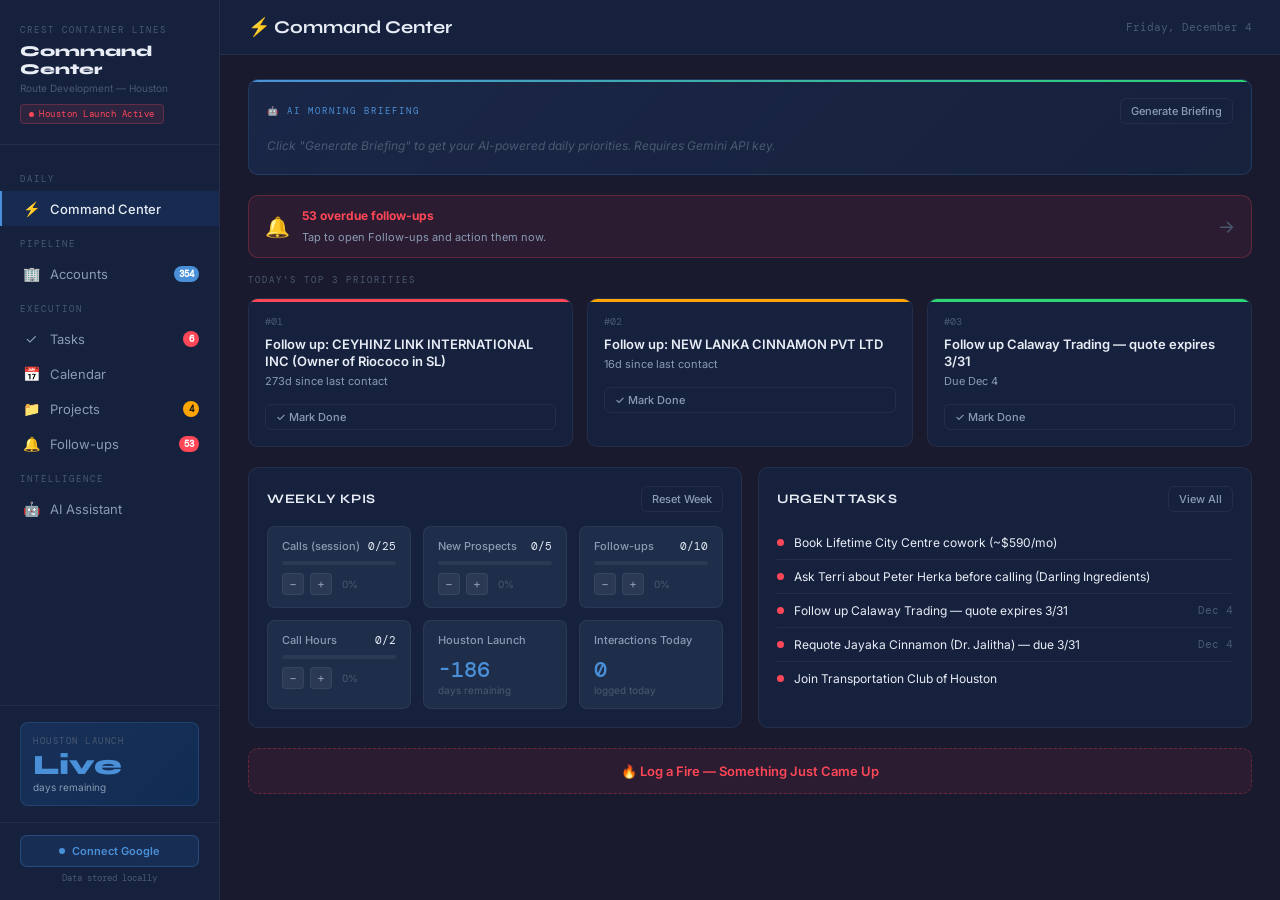
<file: index.html>
<!DOCTYPE html>
<html lang="en">
<head>
<meta charset="UTF-8">
<meta name="viewport" content="width=device-width, initial-scale=1.0">
<title>Hunter's Command Center</title>
<link href="https://fonts.googleapis.com/css2?family=DM+Mono:wght@400;500&family=Syne:wght@400;600;700;800&family=Inter:wght@300;400;500;600&display=swap" rel="stylesheet">
<link rel="stylesheet" href="css/app.css">
</head>
<body>

<nav id="sidebar">
  <div class="sidebar-brand">
    <div class="brand-tag">Crest Container Lines</div>
    <h1>Command<br>Center</h1>
    <div class="brand-sub">Route Development — Houston</div>
    <div class="houston-badge"><span class="dot"></span>Houston Launch Active</div>
  </div>
  <div class="sidebar-nav">
    <div class="nav-section-label">Daily</div>
    <div class="nav-item active" data-page="home"><span class="nav-icon">⚡</span>Command Center</div>
    <div class="nav-section-label">Pipeline</div>
    <div class="nav-item" data-page="crm"><span class="nav-icon">🏢</span>Accounts<span class="nav-badge blue" id="crm-badge">0</span></div>
    <div class="nav-section-label">Execution</div>
    <div class="nav-item" data-page="tasks"><span class="nav-icon">✓</span>Tasks<span class="nav-badge" id="tasks-badge" style="display:none">0</span></div>
    <div class="nav-item" data-page="calendar"><span class="nav-icon">📅</span>Calendar</div>
    <div class="nav-item" data-page="projects"><span class="nav-icon">📁</span>Projects<span class="nav-badge warm" id="projects-badge">0</span></div>
    <div class="nav-item" data-page="followups"><span class="nav-icon">🔔</span>Follow-ups<span class="nav-badge" id="followups-badge" style="display:none">0</span></div>
    <div class="nav-section-label">Intelligence</div>
    <div class="nav-item" data-page="ai"><span class="nav-icon">🤖</span>AI Assistant</div>
  </div>
  <div class="sidebar-footer">
    <div class="countdown-widget">
      <div class="label">Houston Launch</div>
      <div class="days" id="countdown-days">--</div>
      <div class="days-label">days remaining</div>
    </div>
  </div>
  <div class="sync-zone">
    <button class="sync-btn" id="sync-btn" onclick="handleSyncClick()">
      <span class="sync-dot blue" id="sync-dot"></span>
      <span id="sync-btn-label">Connect Google</span>
    </button>
    <div class="sync-status-text" id="sync-status-text">Data stored locally</div>
    <div class="sync-disconnect" id="sync-disconnect" style="display:none" onclick="disconnectGoogle()">Disconnect</div>
    <button id="restore-btn" style="display:none;width:100%;margin-top:6px;padding:5px 0;background:rgba(255,71,87,0.12);color:var(--hot);border:1px solid rgba(255,71,87,0.3);border-radius:5px;font-size:10px;font-family:var(--font-mono);cursor:pointer;letter-spacing:0.5px;" onclick="restoreFromSheets()">Restore from Sheets</button>
  </div>
</nav>

<div id="sync-indicator"></div>

<!-- MOBILE TOP BAR (hidden on desktop) -->
<div id="mobile-top-bar" onclick="toggleMobileNav()">
  <span id="mobile-menu-label">Menu ▾</span>
</div>
<div id="mobile-nav-dropdown">
  <div class="mobile-nav-row" onclick="mobileNavigate('home')">⚡ Home</div>
  <div class="mobile-nav-row" onclick="mobileNavigate('crm')">🏢 Accounts</div>
  <div class="mobile-nav-row" onclick="mobileNavigate('tasks')">✓ Tasks</div>
  <div class="mobile-nav-row" onclick="mobileNavigate('calendar')">📅 Calendar</div>
  <div class="mobile-nav-row" onclick="mobileNavigate('projects')">📁 Projects</div>
  <div class="mobile-nav-row" onclick="mobileNavigate('followups')">🔔 Follow-ups</div>
  <div class="mobile-nav-row" onclick="mobileNavigate('ai')">🤖 AI</div>
</div>

<!-- MOBILE SYNC FAB (hidden on desktop) -->
<button id="mobile-sync-fab" onclick="toggleMobileSyncPopup()">⟳ Sync</button>
<div id="mobile-sync-popup">
  <div id="mobile-sync-popup-content"></div>
  <button class="mobile-sync-option cancel" onclick="closeMobileSyncPopup()">Cancel</button>
</div>

<div id="main">

  <!-- HOME -->
  <div id="page-home" class="page active">
    <div class="topbar">
      <div class="topbar-title">⚡ Command Center</div>
      <div class="topbar-actions"><span style="font-size:11px;color:var(--text-muted);font-family:var(--font-mono)" id="today-date"></span></div>
    </div>
    <div class="page-content">
      <div class="briefing-card" id="briefing-card">
        <div class="briefing-header">
          <div class="briefing-label">🤖 AI Morning Briefing</div>
          <button class="btn btn-ghost btn-sm" id="briefing-btn" onclick="generateBriefing()">Generate Briefing</button>
        </div>
        <div class="briefing-text loading" id="briefing-text">Click "Generate Briefing" to get your AI-powered daily priorities. Requires Gemini API key.</div>
      </div>
      <div id="habit-nudge-container"></div>
      <div id="followup-summary-container"></div>
      <div class="section-label">Today's Top 3 Priorities</div>
      <div class="top3-grid" id="top3-grid"></div>
      <div class="grid-2 mb-20">
        <div class="card">
          <div class="card-header"><span class="card-title">Weekly KPIs</span><button class="btn btn-ghost btn-sm" onclick="resetKPIs()">Reset Week</button></div>
          <div class="kpi-grid" id="kpi-grid"></div>
        </div>
        <div class="card">
          <div class="card-header"><span class="card-title">Urgent Tasks</span><button class="btn btn-ghost btn-sm" onclick="navigate('tasks')">View All</button></div>
          <div id="home-tasks-list"></div>
        </div>
      </div>
      <button class="fire-btn" onclick="openFireModal()">🔥 Log a Fire — Something Just Came Up</button>
    </div>
  </div>

  <!-- CRM -->
  <div id="page-crm" class="page">
    <div class="topbar">
      <div class="topbar-title">🏢 Accounts</div>
      <div class="topbar-actions"><button class="btn btn-primary" onclick="openAccountModal()">+ Add Account</button></div>
    </div>
    <div class="page-content">
      <div class="pipeline-tabs" id="pipeline-tabs">
        <button class="pipeline-tab priority-tab active" data-stage="Priority" onclick="filterByStage(this,'Priority')">⭐ Priority <span class="tab-count" id="count-Priority">0</span></button>
        <button class="pipeline-tab" data-stage="All" onclick="filterByStage(this,'All')">All <span class="tab-count" id="count-All">0</span></button>
        <button class="pipeline-tab" data-stage="Target" onclick="filterByStage(this,'Target')">Target <span class="tab-count" id="count-Target">0</span></button>
        <button class="pipeline-tab" data-stage="Contacted" onclick="filterByStage(this,'Contacted')">Contacted <span class="tab-count" id="count-Contacted">0</span></button>
        <button class="pipeline-tab" data-stage="Engaged" onclick="filterByStage(this,'Engaged')">Engaged <span class="tab-count" id="count-Engaged">0</span></button>
        <button class="pipeline-tab" data-stage="Warm" onclick="filterByStage(this,'Warm')">Warm <span class="tab-count" id="count-Warm">0</span></button>
        <button class="pipeline-tab" data-stage="Proposal" onclick="filterByStage(this,'Proposal')">Proposal <span class="tab-count" id="count-Proposal">0</span></button>
        <button class="pipeline-tab" data-stage="Negotiating" onclick="filterByStage(this,'Negotiating')">Negotiating <span class="tab-count" id="count-Negotiating">0</span></button>
        <button class="pipeline-tab" data-stage="Onboarded" onclick="filterByStage(this,'Onboarded')">Onboarded <span class="tab-count" id="count-Onboarded">0</span></button>
        <button class="pipeline-tab" data-stage="Dormant" onclick="filterByStage(this,'Dormant')">Dormant <span class="tab-count" id="count-Dormant">0</span></button>
        <button class="pipeline-tab" data-stage="Followups" onclick="filterByStage(this,'Followups')">🔔 Follow-ups <span class="tab-count" id="count-Followups">0</span></button>
      </div>
      <div class="crm-search"><span class="search-icon">🔍</span><input type="text" id="crm-search-input" placeholder="Search accounts, contacts, commodities..." oninput="renderAccounts()"></div>
      <div class="crm-filters">
        <select class="crm-filter-select" id="filter-source" onchange="renderAccounts()"><option value="">All Sources</option></select>
        <select class="crm-filter-select" id="filter-list" onchange="renderAccounts()"><option value="">All Lists</option></select>
        <select class="crm-filter-select" id="filter-tag" onchange="renderAccounts()"><option value="">All Tags</option></select>
        <button class="btn btn-ghost btn-sm" onclick="openListsManager()" style="margin-left:auto">⚙ Lists</button>
      </div>
      <div class="accounts-list" id="accounts-list"></div>
    </div>
  </div>

  <!-- TASKS -->
  <div id="page-tasks" class="page">
    <div class="topbar">
      <div class="topbar-title">✓ Tasks</div>
      <div class="topbar-actions"><button class="btn btn-primary" onclick="openTaskModal()">+ Add Task</button></div>
    </div>
    <div class="page-content">
      <div class="quick-add-bar">
        <input type="text" id="quick-task-input" placeholder="Quick add — press Enter..." onkeydown="if(event.key==='Enter')quickAddTask()">
        <button class="btn btn-primary" onclick="quickAddTask()">Add</button>
      </div>
      <div class="tasks-filters">
        <button class="filter-btn active" data-filter="all" onclick="filterTasks(this,'all')">All</button>
        <button class="filter-btn" data-filter="high" onclick="filterTasks(this,'high')">🔴 High</button>
        <button class="filter-btn" data-filter="medium" onclick="filterTasks(this,'medium')">🟡 Medium</button>
        <button class="filter-btn" data-filter="low" onclick="filterTasks(this,'low')">🔵 Low</button>
        <button class="filter-btn" data-filter="recurring" onclick="filterTasks(this,'recurring')">🔄 Recurring</button>
        <button class="filter-btn" data-filter="overdue" onclick="filterTasks(this,'overdue')">⚠️ Overdue</button>
        <select id="task-filter-project" onchange="renderTasks()" style="background:var(--surface-2);border:1px solid var(--border);border-radius:6px;color:var(--text-dim);font-size:11px;padding:4px 8px;font-family:var(--font-body);cursor:pointer;outline:none">
          <option value="">All Projects</option>
          <option value="Crest Houston Launch">Houston Launch</option>
          <option value="Palletech Partnership">Palletech</option>
          <option value="CHB Exam Prep">CHB Exam</option>
          <option value="Real Estate Houston">Real Estate</option>
          <option value="Personal">Personal</option>
        </select>
        <select id="task-filter-due" onchange="renderTasks()" style="background:var(--surface-2);border:1px solid var(--border);border-radius:6px;color:var(--text-dim);font-size:11px;padding:4px 8px;font-family:var(--font-body);cursor:pointer;outline:none">
          <option value="">Any Due Date</option>
          <option value="today">Due Today</option>
          <option value="week">Due This Week</option>
          <option value="none">No Due Date</option>
        </select>
      </div>
      <div class="tasks-list" id="tasks-list"></div>
    </div>
    <button id="mobile-task-fab" onclick="openMobileTaskModal()">+</button>
  </div>


  <!-- CALENDAR -->
  <div id="page-calendar" class="page">
    <div class="topbar">
      <div class="topbar-title">📅 Calendar</div>
      <div class="topbar-actions">
        <button class="btn btn-primary" onclick="openTaskModal()">+ Add Task</button>
      </div>
    </div>
    <div class="page-content">
      <div class="cal-view-tabs">
        <button class="cal-tab active" id="cal-tab-day" onclick="switchCalView('day')">Day</button>
        <button class="cal-tab" id="cal-tab-week" onclick="switchCalView('week')">Week</button>
        <button class="cal-tab" id="cal-tab-month" onclick="switchCalView('month')">Month</button>
      </div>
      <div class="cal-nav">
        <button class="cal-nav-btn" onclick="calNavPrev()">←</button>
        <div class="cal-nav-title" id="cal-nav-title"></div>
        <button class="cal-nav-btn cal-today-btn" onclick="calGoToday()">Today</button>
        <button class="cal-nav-btn" onclick="calNavNext()">→</button>
      </div>
      <div id="cal-view-day"></div>
      <div id="cal-view-week" style="display:none"></div>
      <div id="cal-view-month" style="display:none"></div>
    </div>
  </div>


  <!-- PROJECTS -->
  <div id="page-projects" class="page">
    <div class="topbar">
      <div class="topbar-title">📁 Projects</div>
      <div class="topbar-actions"><button class="btn btn-primary" onclick="openProjectModal()">+ Add Project</button></div>
    </div>
    <div class="page-content">
      <div class="projects-grid" id="projects-grid"></div>
    </div>
  </div>


  <!-- FOLLOW-UPS -->
  <div id="page-followups" class="page">
    <div class="topbar">
      <div class="topbar-title">🔔 Follow-ups</div>
      <div class="topbar-actions"></div>
    </div>
    <div class="page-content">
      <div id="followups-content"></div>
    </div>
  </div>

  <!-- AI ASSISTANT -->
  <div id="page-ai" class="page">
    <div class="topbar">
      <div class="topbar-title">🤖 AI Assistant</div>
      <div class="topbar-actions">
        <button class="btn btn-ghost btn-sm" onclick="clearChat()">Clear Chat</button>
        <button class="btn btn-ghost btn-sm" onclick="openAISettings()">⚙ Settings</button>
      </div>
    </div>
    <div class="chat-container">
      <div id="ai-setup-banner" class="ai-setup-banner" style="margin:16px 28px 0;display:none">
        <p>Paste your Gemini API key to activate AI features. Get a free key at <strong>aistudio.google.com</strong> — no credit card required.</p>
        <div class="ai-key-row">
          <input type="password" id="gemini-key-input" placeholder="AIza...">
          <button class="btn btn-primary btn-sm" onclick="saveGeminiKey()">Save Key</button>
        </div>
      </div>
      <div class="chat-messages" id="chat-messages">
        <div class="chat-message assistant">
          <div class="chat-avatar ai-av">🤖</div>
          <div class="chat-bubble">Morning Hunter. I'm your AI assistant — I know your pipeline, your accounts, your tasks, and your sales philosophy. What do you need?</div>
        </div>
      </div>
      <div class="chat-input-area">
        <div class="chat-quick-prompts">
          <button class="quick-prompt-btn" onclick="sendQuickPrompt('What should I focus on today?')">What should I focus on today?</button>
          <button class="quick-prompt-btn" onclick="sendQuickPrompt('Give me a pipeline health check')">Pipeline health check</button>
          <button class="quick-prompt-btn" onclick="sendQuickPrompt('I have not made any calls today and I am avoiding it. Help.')">Avoiding calls</button>
          <button class="quick-prompt-btn" onclick="sendQuickPrompt('Draft a follow-up email for my most overdue account')">Draft follow-up</button>
          <button class="quick-prompt-btn" onclick="sendQuickPrompt('Coach me on handling a price objection from a pecan exporter')">Objection coaching</button>
        </div>
        <div class="chat-input-row">
          <textarea id="chat-input" placeholder="Ask anything — pipeline, calls, objections, draft an email..." rows="1"
            onkeydown="if(event.key==='Enter'&&!event.shiftKey){event.preventDefault();sendChat();}"
            oninput="this.style.height='auto';this.style.height=Math.min(this.scrollHeight,120)+'px'"></textarea>
          <button class="chat-send-btn" id="chat-send-btn" onclick="sendChat()">↑</button>
        </div>
      </div>
    </div>
  </div>


  <!-- PROJECT DETAIL SCREEN -->
  <div id="page-project-detail" class="page">
    <div class="topbar">
      <div style="display:flex;align-items:center;gap:12px">
        <button class="btn btn-ghost btn-sm" onclick="navigate('projects')">← Projects</button>
        <div style="font-family:var(--font-display);font-size:18px;font-weight:700" id="pds-topbar-title"></div>
        <div style="font-size:12px;color:var(--text-muted)" id="pds-customer"></div>
      </div>
      <div style="display:flex;gap:8px;align-items:center">
        <button class="btn btn-ghost btn-sm" onclick="copyProjectContextFromDetail()">📋 Copy to Claude</button>
        <button class="btn btn-ghost btn-sm" onclick="openProjectModal(currentDetailProjectId)">Edit</button>
        <div id="pds-deadline-badge" style="display:none" class="pds-deadline"></div>
        <span class="status-badge" id="pds-status-badge"></span>
      </div>
    </div>
    <div class="page-content">

      <!-- WHERE YOU LEFT OFF -->
      <div class="where-left-off" id="pds-wlo-card">
        <div class="where-left-off-label">
          <span>📍 Where You Left Off</span>
          <button class="btn btn-ghost btn-sm" style="font-size:10px;padding:3px 8px" onclick="generateWLOBriefing()">✨ AI Briefing</button>
        </div>
        <div class="where-left-off-text" id="pds-wlo-text">Open your notes log below to see the latest update, or click AI Briefing to generate a summary.</div>
      </div>

      <div class="pds-grid">
        <!-- SNAPSHOT -->
        <div class="pds-card">
          <div class="pds-card-header"><span class="pds-card-title">Snapshot</span></div>
          <div class="snapshot-field">
            <label>What they need</label>
            <textarea class="snapshot-editable" id="pds-desc" rows="2" onblur="saveSnapshotField('desc',this.value)"></textarea>
          </div>
          <div class="snapshot-field">
            <label>Blocker</label>
            <textarea class="snapshot-editable" id="pds-blocker" rows="2" onblur="saveSnapshotField('blocker',this.value)"></textarea>
          </div>
          <div class="snapshot-field">
            <label>Next action</label>
            <textarea class="snapshot-editable" id="pds-next" rows="2" onblur="saveSnapshotField('next',this.value)"></textarea>
          </div>
        </div>

        <!-- MILESTONES -->
        <div class="pds-card">
          <div class="pds-card-header">
            <span class="pds-card-title">Milestones</span>
            <span id="pds-milestone-progress" style="font-family:var(--font-mono);font-size:10px;color:var(--text-muted)"></span>
          </div>
          <div id="pds-milestones-list"></div>
          <div class="milestone-add-row">
            <input type="text" id="milestone-input" placeholder="Add milestone..." onkeydown="if(event.key==='Enter')addMilestone()">
            <button class="btn btn-primary btn-sm" onclick="addMilestone()">Add</button>
          </div>
        </div>
      </div>

      <!-- LINKED TASKS -->
      <div class="pds-card pds-full">
        <div class="pds-card-header">
          <span class="pds-card-title">Tasks <span id="pds-task-count" style="font-size:10px;color:var(--text-muted);font-family:var(--font-mono);margin-left:6px"></span></span>
          <div style="display:flex;gap:8px;align-items:center">
            <label style="font-size:11px;color:var(--text-muted);cursor:pointer;display:flex;align-items:center;gap:4px">
              <input type="checkbox" id="pds-show-completed" onchange="renderPDSLinkedTasks(DB.get('projects').find(p=>p.id===currentDetailProjectId))" style="cursor:pointer"> Show done
            </label>
            <button class="btn btn-primary btn-sm" onclick="addTaskForProject()">+ Add Task</button>
          </div>
        </div>
        <div id="pds-linked-tasks"></div>
      </div>

      <!-- LINKED ACCOUNTS -->
      <div class="pds-card pds-full">
        <div class="pds-card-header"><span class="pds-card-title">Linked Accounts</span></div>
        <div id="pds-linked-accounts"></div>
      </div>

      <!-- NOTES LOG -->
      <div class="pds-card pds-full">
        <div class="pds-card-header"><span class="pds-card-title">Notes Log</span></div>
        <div style="display:flex;gap:8px;margin-bottom:12px">
          <input type="text" id="pds-note-input" placeholder="Quick note — what just happened? What's next?" style="flex:1;background:var(--accent);border:1px solid var(--border);border-radius:6px;padding:8px 12px;color:var(--text);font-size:12px;font-family:var(--font-body);outline:none" onkeydown="if(event.key==='Enter')addPDSNote()">
          <button class="btn btn-primary btn-sm" onclick="addPDSNote()">Add</button>
        </div>
        <div id="pds-notes-log"></div>
      </div>

      <!-- EMAIL PASTE -->
      <div class="pds-card pds-full">
        <div class="pds-card-header"><span class="pds-card-title">Email Drop</span><span style="font-size:10px;color:var(--text-muted)">Paste a forwarded email — saves as a note</span></div>
        <textarea class="email-paste-area" id="pds-email-paste" placeholder="Paste forwarded email here and click Save..."></textarea>
        <button class="btn btn-primary btn-sm" style="margin-top:8px" onclick="saveEmailPaste()">Save as Note</button>
      </div>

    </div>
  </div>

</div><!-- end #main -->


<!-- ACCOUNT MODAL -->
<div class="modal-overlay" id="account-modal">
  <div class="modal">
    <div class="modal-header">
      <div><div style="font-family:var(--font-mono);font-size:9px;color:var(--text-muted);text-transform:uppercase;letter-spacing:2px;margin-bottom:4px">Account</div><div style="font-family:var(--font-display);font-size:18px;font-weight:800" id="account-modal-title">New Account</div></div>
      <button class="modal-close" onclick="closeModal('account-modal')">✕</button>
    </div>
    <div class="modal-section">
      <div class="modal-label">Company Info</div>
      <div class="field-grid">
        <div class="field-item"><label>Company Name *</label><input type="text" id="acc-company" placeholder="Acme Exports Inc."></div>
        <div class="field-item"><label>Industry / Commodity</label><input type="text" id="acc-commodity" placeholder="Pecans, food products..."></div>
        <div class="field-item"><label>Trade Lane</label><input type="text" id="acc-lane" placeholder="Houston to Mumbai"></div>
        <div class="field-item"><label>Est. Volume (containers/yr)</label><input type="number" id="acc-volume" placeholder="12"></div>
        <div class="field-item"><label>Pipeline Stage</label><select id="acc-stage"><option>Target</option><option>Contacted</option><option>Engaged</option><option>Warm</option><option>Proposal</option><option>Negotiating</option><option>Onboarded</option><option>Dormant</option></select></div>
        <div class="field-item" style="display:flex;align-items:center;gap:8px;padding-top:18px"><input type="checkbox" id="acc-priority" style="width:15px;height:15px;accent-color:#f4c430;cursor:pointer"><label style="cursor:pointer;margin:0" for="acc-priority">⭐ Priority account</label></div>
        <div class="field-item"><label>Project</label><select id="acc-project"><option>Crest</option><option>Palletech</option><option>Both</option></select></div>
        <div class="field-item"><label>Current Forwarder</label><input type="text" id="acc-forwarder" placeholder="Kuehne Nagel, self..."></div>
        <div class="field-item"><label>Referral Source</label><select id="acc-referral"><option value="">-- Select --</option><option>Cold Call</option><option>LinkedIn</option><option>Industry Event</option><option>Internal Referral</option><option>Named Referrer</option><option>Datamyne</option></select></div>
      </div>
    </div>
    <div class="modal-section">
      <div class="modal-label">Primary Contact</div>
      <div class="field-grid">
        <div class="field-item"><label>Name</label><input type="text" id="acc-contact-name" placeholder="John Smith"></div>
        <div class="field-item"><label>Title</label><input type="text" id="acc-contact-title" placeholder="Logistics Manager"></div>
        <div class="field-item"><label>Phone</label><input type="text" id="acc-phone" placeholder="713-555-0100"></div>
        <div class="field-item"><label>Email</label><input type="email" id="acc-email" placeholder="john@company.com"></div>
        <div class="field-item"><label>LinkedIn URL</label><input type="text" id="acc-linkedin" placeholder="linkedin.com/in/..."></div>
        <div class="field-item"><label>Preferred Contact</label><select id="acc-pref-contact"><option value="">-- Not set --</option><option>Phone</option><option>Email</option><option>LinkedIn</option><option>Text</option></select></div>
      </div>
    </div>
    <div class="modal-section">
      <div class="modal-label">Tags &amp; Lists</div>
      <div class="field-item" style="margin-bottom:10px">
        <label>Tags <span style="font-size:10px;color:var(--text-muted)">(Enter or comma to add)</span></label>
        <div class="tag-input-wrap" id="tag-input-wrap" onclick="document.getElementById('tag-text-input').focus()">
          <input class="tag-input-field" id="tag-text-input" placeholder="e.g. pecan, houston, warm..." onkeydown="handleTagInput(event)">
        </div>
      </div>
      <div class="field-item" style="margin-bottom:10px">
        <label>Lists</label>
        <div id="acc-lists-checkboxes" style="display:flex;flex-wrap:wrap;gap:8px;margin-top:4px;font-size:12px"></div>
      </div>
      <div class="field-item">
        <label>Source Tab</label>
        <div id="acc-source-display" style="font-size:11px;color:var(--text-muted);padding:4px 0"></div>
      </div>
    </div>
    <div class="modal-section">
      <div class="modal-label">Notes</div>
      <div class="field-item"><textarea id="acc-notes" placeholder="Key context, requirements, flags..."></textarea></div>
    </div>
    <div style="display:flex;gap:10px;justify-content:flex-end;margin-top:6px">
      <button class="btn btn-ghost" onclick="closeModal('account-modal')">Cancel</button>
      <button class="btn btn-primary" onclick="saveAccount()">Save Account</button>
    </div>
  </div>
</div>

<!-- ACCOUNT DETAIL MODAL -->
<div class="modal-overlay" id="account-detail-modal">
  <div class="modal">
    <div class="modal-header">
      <div><div style="font-family:var(--font-mono);font-size:9px;color:var(--text-muted);text-transform:uppercase;letter-spacing:2px;margin-bottom:4px" id="detail-project-tag">Crest</div><div style="font-family:var(--font-display);font-size:20px;font-weight:800" id="detail-company-name">Company</div><div style="font-size:12px;color:var(--text-dim);margin-top:2px" id="detail-contact-name"></div></div>
      <div style="display:flex;gap:8px;align-items:flex-start"><button class="btn btn-ghost btn-sm" onclick="editCurrentAccount()">Edit</button><button class="modal-close" onclick="closeModal('account-detail-modal')">✕</button></div>
    </div>
    <div class="modal-section">
      <div style="display:flex;gap:8px;flex-wrap:wrap;margin-bottom:12px" id="detail-tags"></div>
      <div class="field-grid">
        <div><div style="font-size:10px;color:var(--text-muted);margin-bottom:3px">Trade Lane</div><input id="detail-lane" style="font-size:12px;background:transparent;border:none;border-bottom:1px solid transparent;color:var(--text);width:100%;outline:none;padding:2px 0;transition:border-color 0.15s" onfocus="this.style.borderBottomColor='var(--accent-2)'" onblur="this.style.borderBottomColor='transparent';saveAccountField('lane',this.value)"></div>
        <div><div style="font-size:10px;color:var(--text-muted);margin-bottom:3px">Volume</div><input id="detail-volume" style="font-size:12px;background:transparent;border:none;border-bottom:1px solid transparent;color:var(--text);width:100%;outline:none;padding:2px 0;transition:border-color 0.15s" onfocus="this.style.borderBottomColor='var(--accent-2)'" onblur="this.style.borderBottomColor='transparent';saveAccountField('volume',this.value)"></div>
        <div><div style="font-size:10px;color:var(--text-muted);margin-bottom:3px">Phone</div><input id="detail-phone" style="font-size:12px;background:transparent;border:none;border-bottom:1px solid transparent;color:var(--text);width:100%;outline:none;padding:2px 0;transition:border-color 0.15s" onfocus="this.style.borderBottomColor='var(--accent-2)'" onblur="this.style.borderBottomColor='transparent';saveAccountField('phone',this.value)"></div>
        <div><div style="font-size:10px;color:var(--text-muted);margin-bottom:3px">Email</div><input id="detail-email" style="font-size:12px;background:transparent;border:none;border-bottom:1px solid transparent;color:var(--text);width:100%;outline:none;padding:2px 0;transition:border-color 0.15s" onfocus="this.style.borderBottomColor='var(--accent-2)'" onblur="this.style.borderBottomColor='transparent';saveAccountField('email',this.value)"></div>
        <div><div style="font-size:10px;color:var(--text-muted);margin-bottom:3px">Preferred Contact</div>
          <select id="detail-pref" style="font-size:12px;background:transparent;border:none;border-bottom:1px solid transparent;color:var(--text);width:100%;outline:none;padding:2px 0;transition:border-color 0.15s;cursor:pointer" onfocus="this.style.borderBottomColor='var(--accent-2)'" onblur="this.style.borderBottomColor='transparent';saveAccountField('prefContact',this.value)">
            <option value="">--</option><option value="Phone">Phone</option><option value="Email">Email</option><option value="LinkedIn">LinkedIn</option><option value="Text">Text</option>
          </select>
        </div>
        <div><div style="font-size:10px;color:var(--text-muted);margin-bottom:3px">Current FF</div><input id="detail-forwarder" style="font-size:12px;background:transparent;border:none;border-bottom:1px solid transparent;color:var(--text);width:100%;outline:none;padding:2px 0;transition:border-color 0.15s" onfocus="this.style.borderBottomColor='var(--accent-2)'" onblur="this.style.borderBottomColor='transparent';saveAccountField('forwarder',this.value)"></div>
        <div><div style="font-size:10px;color:var(--text-muted);margin-bottom:3px">Contact Name</div><input id="detail-contact-edit" style="font-size:12px;background:transparent;border:none;border-bottom:1px solid transparent;color:var(--text);width:100%;outline:none;padding:2px 0;transition:border-color 0.15s" onfocus="this.style.borderBottomColor='var(--accent-2)'" onblur="this.style.borderBottomColor='transparent';saveAccountField('contactName',this.value)"></div>
        <div><div style="font-size:10px;color:var(--text-muted);margin-bottom:3px">Title</div><input id="detail-title-edit" style="font-size:12px;background:transparent;border:none;border-bottom:1px solid transparent;color:var(--text);width:100%;outline:none;padding:2px 0;transition:border-color 0.15s" onfocus="this.style.borderBottomColor='var(--accent-2)'" onblur="this.style.borderBottomColor='transparent';saveAccountField('contactTitle',this.value)"></div>
        <div><div style="font-size:10px;color:var(--text-muted);margin-bottom:3px">Stage</div>
          <select id="detail-stage-edit" style="font-size:12px;background:transparent;border:none;border-bottom:1px solid transparent;color:var(--text);width:100%;outline:none;padding:2px 0;transition:border-color 0.15s;cursor:pointer" onfocus="this.style.borderBottomColor='var(--accent-2)'" onblur="this.style.borderBottomColor='transparent';saveAccountField('stage',this.value);openAccountDetail(currentAccountId)">
            <option value="Target">Target</option><option value="Contacted">Contacted</option><option value="Engaged">Engaged</option><option value="Warm">Warm</option><option value="Proposal">Proposal</option><option value="Negotiating">Negotiating</option><option value="Onboarded">Onboarded</option><option value="Dormant">Dormant</option>
          </select>
        </div>
        <div><div style="font-size:10px;color:var(--text-muted);margin-bottom:3px">Commodity</div><input id="detail-commodity-edit" style="font-size:12px;background:transparent;border:none;border-bottom:1px solid transparent;color:var(--text);width:100%;outline:none;padding:2px 0;transition:border-color 0.15s" onfocus="this.style.borderBottomColor='var(--accent-2)'" onblur="this.style.borderBottomColor='transparent';saveAccountField('commodity',this.value)"></div>
      </div>
      <div style="margin-top:12px">
        <div style="font-size:10px;color:var(--text-muted);margin-bottom:4px">Notes</div>
        <textarea id="detail-notes-edit" placeholder="Add notes..." style="font-size:12px;color:var(--text-dim);line-height:1.5;background:var(--accent);padding:10px 12px;border-radius:7px;width:100%;min-height:80px;max-height:200px;border:1px solid transparent;outline:none;resize:vertical;font-family:var(--font-body);transition:border-color 0.15s" onfocus="this.style.borderColor='var(--accent-2)'" onblur="this.style.borderColor='transparent';saveAccountField('notes',this.value)"></textarea>
      </div>
    </div>
    <div class="modal-section">
      <div class="modal-label" style="display:flex;justify-content:space-between;align-items:center"><span>Interaction Log</span><span class="touch-count-display" id="detail-touch-count"></span></div>
      <div id="detail-interactions"></div>
      <div style="margin-top:12px">
        <div class="field-grid" style="margin-bottom:8px">
          <div class="field-item"><label>Type</label><select id="new-interaction-type"><option>Call</option><option>Email</option><option>LinkedIn</option><option>Meeting</option><option>Note</option></select></div>
          <div class="field-item"><label>Follow-up Date</label><input type="date" id="new-followup-date"></div>
        </div>
        <div class="field-item" style="margin-bottom:8px"><label>Interaction Notes</label><textarea id="new-interaction-text" placeholder="What happened? What was agreed? What's next?" style="height:60px"></textarea></div>
        <button class="btn btn-primary btn-sm full-width" onclick="logInteraction()">Log Interaction</button>
      </div>
    </div>
    <div class="modal-section">
      <div class="modal-label">Tasks</div>
      <div id="account-tasks-section"></div>
    </div>
    <div style="display:flex;gap:8px;flex-wrap:wrap;margin-top:4px">
      <button class="btn btn-ghost btn-sm" onclick="openCallPrep(currentAccountId)">📞 Prep for Call</button>
      <button class="btn btn-ghost btn-sm" onclick="copyContextToClaude()">📋 Copy Context to Claude</button>
      <button class="btn btn-danger btn-sm" onclick="deleteCurrentAccount()">Delete Account</button>
    </div>
  </div>
</div>

<!-- TASK MODAL -->
<div class="modal-overlay" id="task-modal">
  <div class="modal" style="max-width:500px">
    <div class="modal-header"><div style="font-family:var(--font-display);font-size:18px;font-weight:800" id="task-modal-title">New Task</div><button class="modal-close" onclick="closeModal('task-modal')">✕</button></div>
    <div class="form-field" style="margin-bottom:12px"><label>Task Name *</label><input type="text" id="task-name-input" placeholder="What needs to happen?"></div>
    <div class="task-modal-grid">
      <div class="form-field"><label>Urgency</label><select id="task-urgency"><option value="high">High</option><option value="medium" selected>Medium</option><option value="low">Low</option></select></div>
      <div class="form-field"><label>Due Date</label><input type="date" id="task-due"></div>
      <div class="form-field"><label>Project</label><select id="task-project"><option value="">None</option><option value="Crest Houston Launch">Crest Houston Launch</option><option value="Palletech Partnership">Palletech Partnership</option><option value="CHB Exam Prep">CHB Exam Prep</option><option value="Real Estate Houston">Real Estate Houston</option><option value="Personal">Personal</option></select></div>
      <div class="form-field"><label>Recurrence</label><select id="task-recurrence" onchange="toggleRecurrenceFields()"><option value="none">None</option><option value="daily">Daily</option><option value="weekly">Weekly</option><option value="days">Specific Days</option><option value="mwf">Mon/Wed/Fri</option><option value="custom">Custom Interval</option></select></div>
      <div class="form-field"><label>Time (optional)</label><input type="time" id="task-time" placeholder="09:00"></div>
    </div>
    <div class="form-field" style="margin-bottom:12px;position:relative" id="task-account-field">
      <label>Account (optional)</label>
      <div id="task-account-chip" style="display:none;margin-bottom:4px"></div>
      <input type="text" id="task-account-input" placeholder="Type 3+ characters to search accounts..." autocomplete="off" oninput="onAccountTypeahead()">
      <div id="task-account-dropdown" style="display:none;position:absolute;top:100%;left:0;right:0;background:var(--surface);border:1px solid var(--border-hover);border-radius:6px;z-index:100;margin-top:2px"></div>
    </div>
    <div id="days-of-week-field" style="display:none;margin-bottom:12px">
      <div style="font-size:10px;color:var(--text-muted);margin-bottom:6px;font-family:var(--font-mono);text-transform:uppercase;letter-spacing:1px">Days of Week</div>
      <div style="display:flex;gap:6px;flex-wrap:wrap">
        <label style="display:flex;align-items:center;gap:4px;font-size:11px;cursor:pointer"><input type="checkbox" id="dow-mon" value="1"> Mon</label>
        <label style="display:flex;align-items:center;gap:4px;font-size:11px;cursor:pointer"><input type="checkbox" id="dow-tue" value="2"> Tue</label>
        <label style="display:flex;align-items:center;gap:4px;font-size:11px;cursor:pointer"><input type="checkbox" id="dow-wed" value="3"> Wed</label>
        <label style="display:flex;align-items:center;gap:4px;font-size:11px;cursor:pointer"><input type="checkbox" id="dow-thu" value="4"> Thu</label>
        <label style="display:flex;align-items:center;gap:4px;font-size:11px;cursor:pointer"><input type="checkbox" id="dow-fri" value="5"> Fri</label>
        <label style="display:flex;align-items:center;gap:4px;font-size:11px;cursor:pointer"><input type="checkbox" id="dow-sat" value="6"> Sat</label>
        <label style="display:flex;align-items:center;gap:4px;font-size:11px;cursor:pointer"><input type="checkbox" id="dow-sun" value="0"> Sun</label>
      </div>
    </div>
    <div class="form-field" id="custom-recurrence-field" style="display:none;margin-bottom:12px"><label>Every X days</label><input type="number" id="task-custom-days" placeholder="7" min="1"></div>
    <div style="display:flex;gap:10px;justify-content:flex-end;margin-top:8px"><button class="btn btn-ghost" onclick="closeModal('task-modal')">Cancel</button><button class="btn btn-primary" onclick="saveTask()">Save Task</button></div>
  </div>
</div>

<!-- PROJECT MODAL -->
<div class="modal-overlay" id="project-modal">
  <div class="modal" style="max-width:560px">
    <div class="modal-header"><div style="font-family:var(--font-display);font-size:18px;font-weight:800" id="project-modal-title">New Project</div><button class="modal-close" onclick="closeModal('project-modal')">✕</button></div>
    <div class="field-grid" style="margin-bottom:12px">
      <div class="field-item"><label>Project Name *</label><input type="text" id="proj-name" placeholder="Everest Stone Drayage Trial"></div>
      <div class="field-item"><label>Customer</label><input type="text" id="proj-customer" placeholder="Everest Stone"></div>
      <div class="field-item"><label>Status</label><select id="proj-status"><option value="new">New</option><option value="inprogress">In Progress</option><option value="quoted">Quoted</option><option value="done">Done</option></select></div>
      <div class="field-item"><label>Color</label><select id="proj-color"><option value="#4a90d9">Blue</option><option value="#2ed573">Green</option><option value="#ffa502">Amber</option><option value="#ff4757">Red</option><option value="#a29bfe">Purple</option></select></div>
      <div class="field-item"><label>Deadline (optional)</label><input type="date" id="proj-deadline"></div>
    </div>
    <div class="field-item" style="margin-bottom:12px"><label>What they need (one sentence)</label><input type="text" id="proj-desc" placeholder="Drayage from Port Houston to facility in Katy TX"></div>
    <div class="field-grid" style="margin-bottom:12px">
      <div class="field-item"><label>Blocker</label><input type="text" id="proj-blocker" placeholder="Waiting on rate from JC"></div>
      <div class="field-item"><label>Next Action</label><input type="text" id="proj-next" placeholder="Follow up with JC by Friday"></div>
    </div>
    <div style="display:flex;gap:10px;justify-content:flex-end"><button class="btn btn-ghost" onclick="closeModal('project-modal')">Cancel</button><button class="btn btn-primary" onclick="saveProject()">Save Project</button></div>
  </div>
</div>

<!-- FIRE MODAL -->
<div class="modal-overlay" id="fire-modal">
  <div class="modal" style="max-width:480px">
    <div class="modal-header"><div style="font-family:var(--font-display);font-size:18px;font-weight:800;color:var(--hot)">🔥 Log a Fire</div><button class="modal-close" onclick="closeModal('fire-modal')">✕</button></div>
    <div class="fire-modal-content">
      <textarea id="fire-text" placeholder="What just came up? Be specific."></textarea>
      <p style="font-size:11px;color:var(--text-muted);margin-bottom:12px">Will be triaged by urgency and added to your task list.</p>
      <div style="display:flex;gap:10px"><button class="btn btn-ghost" onclick="closeModal('fire-modal')">Cancel</button><button class="btn btn-primary" onclick="categorizeFire()">Categorize + Add</button></div>
    </div>
  </div>
</div>

<!-- MOBILE TASK QUICK-ADD MODAL -->
<div class="modal-overlay" id="mobile-task-modal">
  <div class="modal" style="max-width:360px">
    <div class="modal-header">
      <div style="font-family:var(--font-display);font-size:18px;font-weight:800">Quick Add Task</div>
      <button class="modal-close" onclick="closeModal('mobile-task-modal')">✕</button>
    </div>
    <div class="form-field" style="margin-bottom:12px"><label>Task Name *</label><input type="text" id="mobile-task-name" placeholder="What needs to happen?"></div>
    <div class="task-modal-grid" style="grid-template-columns:1fr 1fr">
      <div class="form-field"><label>Urgency</label><select id="mobile-task-urgency"><option value="high">High</option><option value="medium" selected>Medium</option><option value="low">Low</option></select></div>
      <div class="form-field"><label>Due Date</label><input type="date" id="mobile-task-due"></div>
    </div>
    <div style="display:flex;gap:10px;justify-content:flex-end;margin-top:8px">
      <button class="btn btn-ghost" onclick="closeModal('mobile-task-modal')">Cancel</button>
      <button class="btn btn-primary" onclick="saveMobileTask()">Add Task</button>
    </div>
  </div>
</div>


<!-- CALL PREP MODAL -->
<div class="call-prep-overlay" id="call-prep-modal">
  <div class="call-prep-modal">
    <div class="call-prep-header">
      <div>
        <div style="font-family:var(--font-mono);font-size:9px;color:var(--text-muted);text-transform:uppercase;letter-spacing:2px;margin-bottom:4px">Call Prep</div>
        <div style="font-family:var(--font-display);font-size:18px;font-weight:800" id="call-prep-company">Account</div>
        <div style="font-size:11px;color:var(--text-dim);margin-top:2px" id="call-prep-meta"></div>
      </div>
      <button class="modal-close" onclick="closeCallPrep()">✕</button>
    </div>
    <div class="call-prep-body">
      <div class="mode-tabs">
        <button class="mode-tab active" id="tab-intel" onclick="switchPrepMode('intel')">📋 Intel Gate</button>
        <button class="mode-tab" id="tab-prep" onclick="switchPrepMode('prep')">Pre-Call Prep</button>
        <button class="mode-tab" id="tab-live" onclick="switchPrepMode('live')">📞 Live Call</button>
        <button class="mode-tab" id="tab-log" onclick="switchPrepMode('log')">Post-Call Log</button>
      </div>

      <!-- INTEL GATE -->
      <div id="mode-intel">
        <div class="intel-checklist">
          <h4>Pre-Call Intel — Complete Before Prepping</h4>
          <div class="intel-row">
            <div class="intel-check" id="ic-volume" onclick="toggleIntelCheck('ic-volume')"></div>
            <div class="intel-label">Est. annual container volume (Datamyne or known)</div>
            <div class="intel-value" id="ic-volume-val">—</div>
          </div>
          <div class="intel-row">
            <div class="intel-check" id="ic-forwarder" onclick="toggleIntelCheck('ic-forwarder')"></div>
            <div class="intel-label">Current forwarder (if known)</div>
            <div class="intel-value" id="ic-forwarder-val">—</div>
          </div>
          <div class="intel-row">
            <div class="intel-check" id="ic-mode" onclick="toggleIntelCheck('ic-mode')"></div>
            <div class="intel-label">FCL or LCL (if known)</div>
            <div class="intel-value" style="font-size:11px;color:var(--text-muted)">Mark as known or unknown</div>
          </div>
          <div class="intel-row">
            <div class="intel-check" id="ic-port" onclick="toggleIntelCheck('ic-port')"></div>
            <div class="intel-label">Primary origin port (if known)</div>
            <div class="intel-value" id="ic-port-val">—</div>
          </div>
          <div class="intel-row">
            <div class="intel-check" id="ic-commodity" onclick="toggleIntelCheck('ic-commodity')"></div>
            <div class="intel-label">Key commodity + special requirements (FDA, ISF, HS codes)</div>
            <div class="intel-value" id="ic-commodity-val">—</div>
          </div>
          <div class="intel-row">
            <div class="intel-check" id="ic-lasttouch" onclick="toggleIntelCheck('ic-lasttouch')"></div>
            <div class="intel-label">Last touch date + what happened</div>
            <div class="intel-value" id="ic-lasttouch-val">—</div>
          </div>
          <div class="intel-row">
            <div class="intel-check" id="ic-referral" onclick="toggleIntelCheck('ic-referral')"></div>
            <div class="intel-label">Referral source (if applicable)</div>
            <div class="intel-value" id="ic-referral-val">—</div>
          </div>
        </div>
        <p style="font-size:11px;color:var(--text-muted);margin-bottom:14px">Check each item once confirmed or marked unknown. All 7 must be checked before prepping.</p>
        <button class="btn btn-primary full-width" id="intel-proceed-btn" onclick="proceedFromIntel()" style="opacity:0.4" disabled>Check All Items to Continue</button>
      </div>

      <!-- PRE-CALL PREP -->
      <div id="mode-prep" style="display:none">
        <div class="precall-tips">
          <h4>Before you dial</h4>
          <div class="precall-tip">🎤 Downspeak — voice tone goes DOWN at end of sentences, not up</div>
          <div class="precall-tip">🐢 Slow down. Take pauses. Silence is okay — let them break it first</div>
          <div class="precall-tip">❓ Open-ended questions only — never yes/no</div>
          <div class="precall-tip">🧍 Stand up during the call block</div>
          <div class="precall-tip">💨 Box breathing — 4 counts in, hold 4, out 4 before you dial</div>
        </div>
        <div class="prep-section">
          <h4>Account Summary</h4>
          <div id="prep-summary" style="font-size:12px;color:var(--text-dim);line-height:1.6;background:var(--surface-2);border:1px solid var(--border);border-radius:8px;padding:12px 14px"></div>
        </div>
        <div class="prep-section">
          <h4>Talking Points</h4>
          <div id="prep-talking-points"></div>
        </div>
        <div class="prep-section">
          <h4>Call Goal</h4>
          <div id="prep-goal" style="font-size:12px;color:var(--text);background:rgba(74,144,217,0.08);border:1px solid rgba(74,144,217,0.2);border-radius:8px;padding:10px 14px;line-height:1.5"></div>
        </div>
        <div class="prep-section">
          <h4>Likely Objections</h4>
          <div id="prep-objections" style="font-size:12px;color:var(--text-dim);line-height:1.6"></div>
        </div>
        <button class="btn btn-primary full-width" style="margin-top:8px" onclick="switchPrepMode('live')">Start Live Call Mode →</button>
      </div>

      <!-- LIVE CALL MODE -->
      <div id="mode-live" class="live-call-mode">
        <div id="live-lane" class="live-call-lane"></div>
        <div id="live-commodity" class="live-call-commodity"></div>
        <div class="live-questions">
          <h4>Get Answers To</h4>
          <div id="live-questions-list"></div>
        </div>
        <h4 style="font-size:10px;font-family:var(--font-mono);color:var(--text-muted);text-transform:uppercase;letter-spacing:2px;margin-bottom:8px">Objection Responses — Tap to reveal</h4>
        <div class="objection-btns">
          <button class="objection-btn" onclick="showObjection('happy')">Happy with forwarder</button>
          <button class="objection-btn" onclick="showObjection('rates')">Rates too high</button>
          <button class="objection-btn" onclick="showObjection('info')">Send me info</button>
          <button class="objection-btn" onclick="showObjection('notinterested')">Not interested</button>
          <button class="objection-btn" onclick="showObjection('liner')">Ship on liner BL</button>
          <button class="objection-btn" onclick="showObjection('small')">We're too small</button>
          <button class="objection-btn" onclick="showObjection('vendors')">Vendors handle shipping</button>
          <button class="objection-btn" onclick="showObjection('change')">Not looking to change</button>
        </div>
        <div class="objection-response" id="objection-response"></div>
        <div class="live-value-prop" id="live-value-prop"></div>
      </div>

      <!-- POST-CALL LOG -->
      <div id="mode-log" style="display:none">
        <div class="post-call-section">
          <h4>Call Outcome</h4>
          <div class="form-field" style="margin-bottom:10px">
            <label>Outcome</label>
            <select id="log-outcome"><option>Connected</option><option>No answer</option><option>Callback requested</option><option>Not interested</option><option>Left voicemail</option></select>
          </div>
          <div class="form-field" style="margin-bottom:10px">
            <label>Objection raised</label>
            <select id="log-objection"><option value="">None</option><option>Happy with forwarder</option><option>Rates too high</option><option>Send me info</option><option>Not interested</option><option>Ship on liner BL</option><option>We're too small</option><option>Vendors handle shipping</option><option>Not looking to change</option></select>
          </div>
          <div class="form-field" style="margin-bottom:10px">
            <label>How Hunter responded</label>
            <input type="text" id="log-response" placeholder="Brief — what did you say?">
          </div>
          <div class="form-field" style="margin-bottom:10px">
            <label>Did it work?</label>
            <select id="log-worked"><option value="">—</option><option>Yes</option><option>No</option><option>Unsure</option></select>
          </div>
          <div class="form-field" style="margin-bottom:14px">
            <label>General notes</label>
            <textarea id="log-notes" placeholder="Anything else — tone, what they said, what to try next..." style="height:70px"></textarea>
          </div>
          <button class="btn btn-primary full-width" onclick="saveCallLog()">Save Call Log + Log Interaction</button>
        </div>
      </div>
    </div>
  </div>
</div>

<!-- LISTS MANAGER MODAL -->
<div class="modal-overlay" id="lists-manager-modal">
  <div class="modal" style="max-width:460px">
    <div class="modal-header">
      <div style="font-family:var(--font-display);font-size:18px;font-weight:800">Manage Lists</div>
      <button class="modal-close" onclick="closeModal('lists-manager-modal')">✕</button>
    </div>
    <div style="margin-bottom:14px">
      <div style="font-size:11px;color:var(--text-muted);margin-bottom:8px">Create named lists to group accounts — e.g. "Pecan Exporters", "Houston Drayage Q2"</div>
      <div style="display:flex;gap:8px">
        <input type="text" id="new-list-name" placeholder="New list name..." style="flex:1;background:var(--accent);border:1px solid var(--border);border-radius:6px;padding:8px 12px;color:var(--text);font-size:12px;font-family:var(--font-body);outline:none" onkeydown="if(event.key==='Enter')createList()">
        <button class="btn btn-primary btn-sm" onclick="createList()">+ Create</button>
      </div>
    </div>
    <div id="lists-manager-items" style="max-height:320px;overflow-y:auto"></div>
  </div>
</div>

<!-- AI SETTINGS MODAL -->
<div class="modal-overlay" id="ai-settings-modal">
  <div class="modal" style="max-width:460px">
    <div class="modal-header">
      <div style="font-family:var(--font-display);font-size:18px;font-weight:800">AI Settings</div>
      <button class="modal-close" onclick="closeModal('ai-settings-modal')">✕</button>
    </div>
    <div class="form-field" style="margin-bottom:14px">
      <label>Gemini API Key</label>
      <input type="password" id="settings-gemini-key" placeholder="AIza...">
      <div style="font-size:10px;color:var(--text-muted);margin-top:4px">Free key from aistudio.google.com. Saved locally in your browser.</div>
    </div>
    <div style="display:flex;gap:10px;justify-content:flex-end">
      <button class="btn btn-ghost" onclick="closeModal('ai-settings-modal')">Cancel</button>
      <button class="btn btn-primary" onclick="saveGeminiKeyFromSettings()">Save</button>
    </div>
  </div>
</div>


<!-- CLOSING NOTE BANNER -->
<div class="closing-note-banner" id="closing-note-banner">
  <h4>⚡ Quick note before you go</h4>
  <p>What just happened on <span id="closing-project-name">this project</span> and what's next?</p>
  <textarea id="closing-note-text" placeholder="30 seconds. What happened and what's next?"></textarea>
  <div class="closing-note-actions"><button class="btn btn-ghost btn-sm" onclick="dismissClosingNote()">Skip</button><button class="btn btn-primary btn-sm" onclick="saveClosingNote()">Save Note</button></div>
</div>

<div class="toast" id="toast"></div>

<!-- FOLLOW-UP DATE MODAL -->
<div class="modal-overlay" id="followup-date-modal">
  <div class="modal" style="max-width:360px">
    <div class="modal-header">
      <div style="font-family:var(--font-display);font-size:18px;font-weight:800" id="followup-date-modal-title">Set Follow-up Date</div>
      <button class="modal-close" onclick="closeModal('followup-date-modal')">✕</button>
    </div>
    <div class="form-field" style="margin-bottom:16px">
      <label>Follow-up Date</label>
      <input type="date" id="followup-date-input">
    </div>
    <div style="display:flex;gap:8px;justify-content:flex-end">
      <button class="btn btn-ghost" onclick="clearFollowupDate()">Clear Date</button>
      <button class="btn btn-ghost" onclick="closeModal('followup-date-modal')">Cancel</button>
      <button class="btn btn-primary" onclick="saveFollowupDate()">Set Date</button>
    </div>
  </div>
</div>


<script src="js/db.js"></script>
<script src="data/seeds.js"></script>
<script src="js/crm.js"></script>
<script src="js/tasks.js"></script>
<script src="js/projects.js"></script>
<script src="js/calendar.js"></script>
<script src="js/followups.js"></script>
<script src="js/ai.js"></script>
<script src="js/init.js"></script>
</body>
</html>
</file>
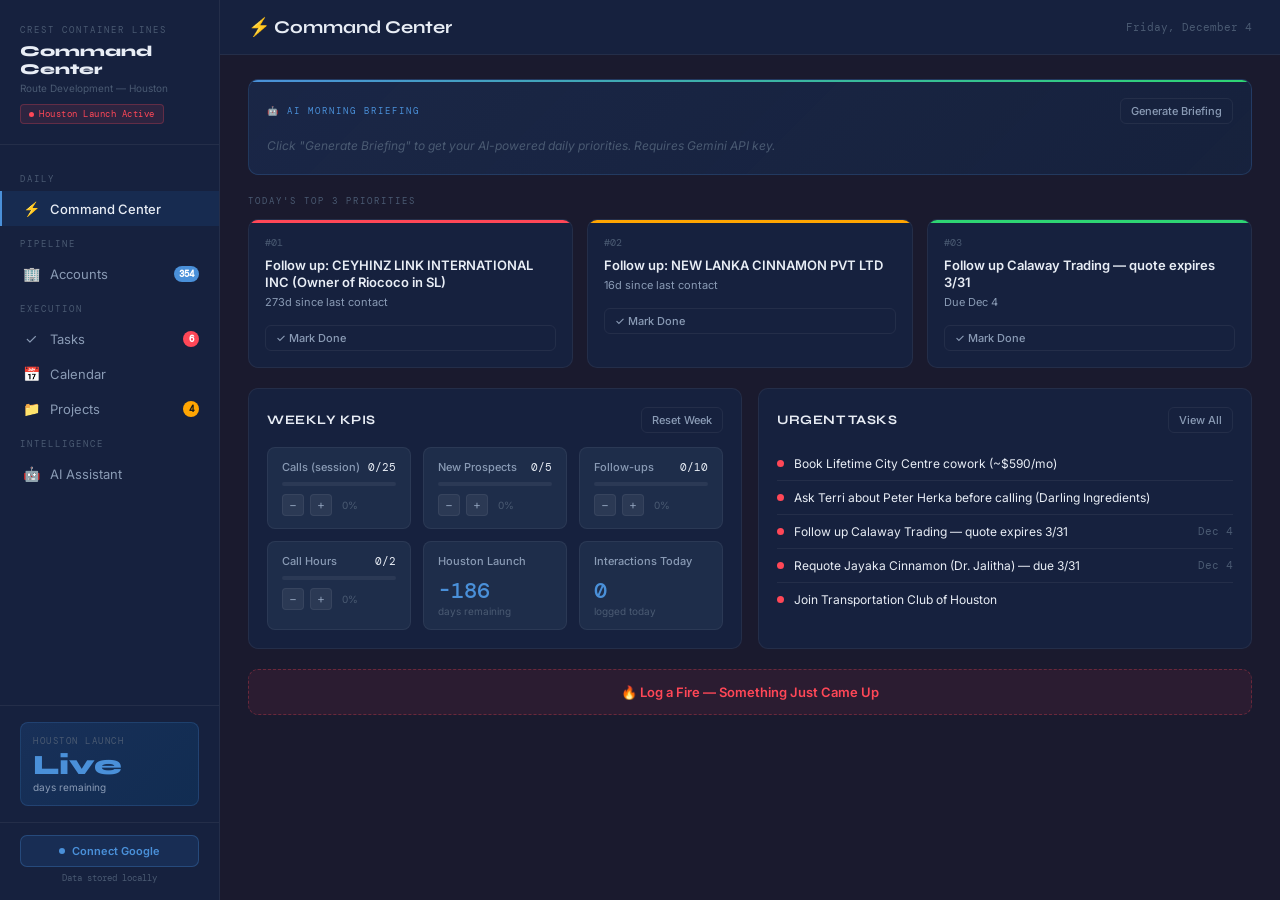
<file: index (1).html>
<!DOCTYPE html>
<html lang="en">
<head>
<meta charset="UTF-8">
<meta name="viewport" content="width=device-width, initial-scale=1.0">
<title>Hunter's Command Center</title>
<link href="https://fonts.googleapis.com/css2?family=DM+Mono:wght@400;500&family=Syne:wght@400;600;700;800&family=Inter:wght@300;400;500;600&display=swap" rel="stylesheet">
<style>
  :root {
    --navy: #1B3A6B;
    --navy-dark: #1A1A2E;
    --surface: #16213E;
    --surface-2: #1e2d4a;
    --accent: #0F3460;
    --accent-2: #2a4a7f;
    --text: #e8edf5;
    --text-dim: #8a9bb5;
    --text-muted: #4a5a72;
    --hot: #ff4757;
    --warm: #ffa502;
    --cold: #2ed573;
    --high: #ff4757;
    --medium: #ffa502;
    --low: #54a0ff;
    --border: rgba(255,255,255,0.06);
    --border-hover: rgba(255,255,255,0.12);
    --sidebar-width: 220px;
    --font-display: 'Syne', sans-serif;
    --font-body: 'Inter', sans-serif;
    --font-mono: 'DM Mono', monospace;
  }
  * { margin: 0; padding: 0; box-sizing: border-box; }
  body { font-family: var(--font-body); background: var(--navy-dark); color: var(--text); height: 100vh; overflow: hidden; display: flex; }

  /* SIDEBAR */
  #sidebar { width: var(--sidebar-width); background: var(--surface); border-right: 1px solid var(--border); display: flex; flex-direction: column; flex-shrink: 0; z-index: 10; }
  .sidebar-brand { padding: 24px 20px 20px; border-bottom: 1px solid var(--border); }
  .sidebar-brand .brand-tag { font-family: var(--font-mono); font-size: 9px; color: var(--text-muted); text-transform: uppercase; letter-spacing: 2px; margin-bottom: 6px; }
  .sidebar-brand h1 { font-family: var(--font-display); font-size: 15px; font-weight: 800; color: var(--text); line-height: 1.2; }
  .sidebar-brand .brand-sub { font-size: 10px; color: var(--text-muted); margin-top: 4px; }
  .houston-badge { display: inline-flex; align-items: center; gap: 5px; background: rgba(255,71,87,0.1); border: 1px solid rgba(255,71,87,0.25); border-radius: 4px; padding: 3px 8px; margin-top: 10px; font-family: var(--font-mono); font-size: 9px; color: var(--hot); letter-spacing: 0.5px; }
  .houston-badge .dot { width: 5px; height: 5px; background: var(--hot); border-radius: 50%; animation: pulse 2s infinite; }
  @keyframes pulse { 0%,100%{opacity:1} 50%{opacity:0.3} }
  .sidebar-nav { padding: 16px 0; flex: 1; }
  .nav-section-label { font-family: var(--font-mono); font-size: 9px; color: var(--text-muted); text-transform: uppercase; letter-spacing: 2px; padding: 0 20px; margin: 12px 0 6px; }
  .nav-item { display: flex; align-items: center; gap: 10px; padding: 9px 20px; cursor: pointer; transition: all 0.15s; border-left: 2px solid transparent; font-size: 13px; font-weight: 400; color: var(--text-dim); user-select: none; }
  .nav-item:hover { background: rgba(255,255,255,0.04); color: var(--text); }
  .nav-item.active { background: rgba(27,58,107,0.4); border-left-color: #4a90d9; color: var(--text); font-weight: 500; }
  .nav-item .nav-icon { font-size: 14px; width: 18px; text-align: center; }
  .nav-badge { margin-left: auto; background: var(--hot); color: white; font-size: 9px; font-weight: 600; padding: 2px 5px; border-radius: 10px; font-family: var(--font-mono); min-width: 16px; text-align: center; }
  .nav-badge.warm { background: var(--warm); color: #1a1a1a; }
  .nav-badge.blue { background: #4a90d9; }
  .sidebar-footer { padding: 16px 20px; border-top: 1px solid var(--border); }
  .countdown-widget { background: linear-gradient(135deg,rgba(27,58,107,0.6),rgba(15,52,96,0.6)); border: 1px solid rgba(74,144,217,0.2); border-radius: 8px; padding: 12px; }
  .countdown-widget .label { font-family: var(--font-mono); font-size: 9px; color: var(--text-muted); text-transform: uppercase; letter-spacing: 1.5px; margin-bottom: 4px; }
  .countdown-widget .days { font-family: var(--font-display); font-size: 28px; font-weight: 800; color: #4a90d9; line-height: 1; }
  .countdown-widget .days-label { font-size: 10px; color: var(--text-dim); margin-top: 2px; }

  /* MAIN */
  #main { flex: 1; overflow: hidden; display: flex; flex-direction: column; }
  .topbar { padding: 16px 28px; border-bottom: 1px solid var(--border); display: flex; align-items: center; justify-content: space-between; background: var(--surface); flex-shrink: 0; }
  .topbar-title { font-family: var(--font-display); font-size: 18px; font-weight: 700; }
  .topbar-actions { display: flex; gap: 10px; align-items: center; }
  .btn { padding: 7px 14px; border-radius: 6px; border: none; cursor: pointer; font-size: 12px; font-weight: 500; font-family: var(--font-body); transition: all 0.15s; display: inline-flex; align-items: center; gap: 6px; }
  .btn-primary { background: #1B3A6B; color: white; border: 1px solid rgba(74,144,217,0.3); }
  .btn-primary:hover { background: #2a4a7f; }
  .btn-ghost { background: transparent; color: var(--text-dim); border: 1px solid var(--border); }
  .btn-ghost:hover { background: rgba(255,255,255,0.05); color: var(--text); border-color: var(--border-hover); }
  .btn-danger { background: rgba(255,71,87,0.15); color: var(--hot); border: 1px solid rgba(255,71,87,0.3); }
  .btn-danger:hover { background: rgba(255,71,87,0.25); }
  .btn-sm { padding: 5px 10px; font-size: 11px; }
  .page-content { flex: 1; overflow-y: auto; padding: 24px 28px; min-height: 0; }
  .page-content::-webkit-scrollbar { width: 4px; }
  .page-content::-webkit-scrollbar-thumb { background: var(--accent-2); border-radius: 2px; }
  .page { display: none; flex-direction: column; flex: 1; min-height: 0; }
  .page.active { display: flex; }

  /* CARDS */
  .card { background: var(--surface); border: 1px solid var(--border); border-radius: 10px; padding: 18px; transition: border-color 0.15s; }
  .card:hover { border-color: var(--border-hover); }
  .card-header { display: flex; align-items: center; justify-content: space-between; margin-bottom: 14px; }
  .card-title { font-family: var(--font-display); font-size: 13px; font-weight: 700; color: var(--text); text-transform: uppercase; letter-spacing: 0.5px; }
  .section-label { font-family: var(--font-mono); font-size: 9px; color: var(--text-muted); text-transform: uppercase; letter-spacing: 2px; margin-bottom: 12px; }
  .grid-2 { display: grid; grid-template-columns: 1fr 1fr; gap: 16px; }
  .mb-20 { margin-bottom: 20px; }

  /* TOP 3 */
  .top3-grid { display: grid; grid-template-columns: repeat(3,1fr); gap: 14px; margin-bottom: 20px; }
  .top3-card { background: var(--surface); border: 1px solid var(--border); border-radius: 10px; padding: 16px; position: relative; overflow: hidden; }
  .top3-card::before { content:''; position: absolute; top:0; left:0; right:0; height:3px; }
  .top3-card.priority-1::before { background: var(--hot); }
  .top3-card.priority-2::before { background: var(--warm); }
  .top3-card.priority-3::before { background: var(--cold); }
  .top3-number { font-family: var(--font-mono); font-size: 10px; color: var(--text-muted); margin-bottom: 8px; }
  .top3-action { font-size: 13px; font-weight: 600; color: var(--text); margin-bottom: 4px; line-height: 1.3; }
  .top3-why { font-size: 11px; color: var(--text-dim); margin-bottom: 14px; line-height: 1.4; }

  /* KPI */
  .kpi-grid { display: grid; grid-template-columns: repeat(3,1fr); gap: 12px; }
  .kpi-item { background: var(--surface-2); border: 1px solid var(--border); border-radius: 8px; padding: 12px 14px; }
  .kpi-header { display: flex; justify-content: space-between; align-items: center; margin-bottom: 8px; }
  .kpi-label { font-size: 11px; color: var(--text-dim); font-weight: 500; }
  .kpi-value { font-family: var(--font-mono); font-size: 11px; color: var(--text); }
  .kpi-bar-track { height: 4px; background: rgba(255,255,255,0.06); border-radius: 2px; overflow: hidden; margin-bottom: 8px; }
  .kpi-bar-fill { height: 100%; border-radius: 2px; transition: width 0.3s; background: #4a90d9; }
  .kpi-controls { display: flex; gap: 6px; align-items: center; }
  .kpi-btn { background: rgba(255,255,255,0.06); border: 1px solid var(--border); border-radius: 4px; color: var(--text-dim); cursor: pointer; font-size: 12px; width: 22px; height: 22px; display: flex; align-items: center; justify-content: center; transition: all 0.15s; font-family: var(--font-body); }
  .kpi-btn:hover { background: rgba(255,255,255,0.1); color: var(--text); }

  /* FIRE */
  .fire-btn { width: 100%; padding: 14px; background: rgba(255,71,87,0.08); border: 1px dashed rgba(255,71,87,0.3); border-radius: 10px; color: var(--hot); cursor: pointer; font-size: 13px; font-weight: 600; font-family: var(--font-body); transition: all 0.15s; display: flex; align-items: center; justify-content: center; gap: 8px; }
  .fire-btn:hover { background: rgba(255,71,87,0.14); border-style: solid; }

  /* HOME TASKS */
  .task-row { display: flex; align-items: center; gap: 10px; padding: 9px 0; border-bottom: 1px solid var(--border); font-size: 12px; }
  .task-row:last-child { border-bottom: none; }
  .task-urgency-dot { width: 7px; height: 7px; border-radius: 50%; flex-shrink: 0; }
  .urgency-high { background: var(--high); }
  .urgency-medium { background: var(--medium); }
  .urgency-low { background: var(--low); }
  .task-name { flex: 1; color: var(--text); }
  .task-due { color: var(--text-muted); font-size: 11px; font-family: var(--font-mono); }
  .task-overdue { color: var(--hot); }

  /* CRM */
  .pipeline-tabs { display: flex; gap: 6px; margin-bottom: 20px; flex-wrap: wrap; }
  .pipeline-tab { padding: 5px 12px; border-radius: 20px; font-size: 11px; font-weight: 500; cursor: pointer; border: 1px solid var(--border); background: transparent; color: var(--text-dim); transition: all 0.15s; font-family: var(--font-body); display: flex; align-items: center; gap: 5px; }
  .pipeline-tab:hover { border-color: var(--border-hover); color: var(--text); }
  .pipeline-tab.active { background: #1B3A6B; border-color: rgba(74,144,217,0.4); color: white; }
  .pipeline-tab .tab-count { background: rgba(255,255,255,0.15); border-radius: 10px; padding: 1px 5px; font-size: 9px; font-family: var(--font-mono); }
  .crm-search { position: relative; margin-bottom: 16px; }
  .crm-search input { width: 100%; background: var(--surface); border: 1px solid var(--border); border-radius: 8px; padding: 10px 16px 10px 36px; color: var(--text); font-size: 13px; font-family: var(--font-body); outline: none; transition: border-color 0.15s; }
  .crm-search input:focus { border-color: rgba(74,144,217,0.4); }
  .crm-search input::placeholder { color: var(--text-muted); }
  .crm-search .search-icon { position: absolute; left: 12px; top: 50%; transform: translateY(-50%); color: var(--text-muted); font-size: 13px; }
  .accounts-list { display: flex; flex-direction: column; gap: 8px; }
  .account-card { background: var(--surface); border: 1px solid var(--border); border-radius: 10px; padding: 16px; cursor: pointer; transition: all 0.15s; }
  .account-card:hover { border-color: var(--border-hover); background: var(--surface-2); }
  .account-card.stale-warn { border-left: 3px solid var(--warm); }
  .account-card.stale-hot { border-left: 3px solid var(--hot); }
  .account-card-header { display: flex; align-items: flex-start; justify-content: space-between; margin-bottom: 8px; }
  .account-name { font-weight: 600; font-size: 14px; color: var(--text); }
  .account-company { font-size: 11px; color: var(--text-dim); margin-top: 1px; }
  .account-meta { display: flex; gap: 8px; align-items: center; flex-wrap: wrap; margin-top: 8px; }
  .tag { display: inline-flex; align-items: center; padding: 2px 8px; border-radius: 4px; font-size: 10px; font-weight: 500; font-family: var(--font-mono); }
  .tag-stage { background: rgba(74,144,217,0.12); color: #4a90d9; border: 1px solid rgba(74,144,217,0.2); }
  .tag-commodity { background: rgba(46,213,115,0.1); color: var(--cold); border: 1px solid rgba(46,213,115,0.2); }
  .tag-project { background: rgba(27,58,107,0.5); color: var(--text-dim); border: 1px solid rgba(74,144,217,0.15); }
  .account-touches { font-family: var(--font-mono); font-size: 10px; color: var(--text-muted); }
  .stale-badge { font-family: var(--font-mono); font-size: 9px; padding: 2px 7px; border-radius: 4px; }
  .stale-warn-badge { background: rgba(255,165,2,0.1); color: var(--warm); border: 1px solid rgba(255,165,2,0.25); }
  .stale-hot-badge { background: rgba(255,71,87,0.1); color: var(--hot); border: 1px solid rgba(255,71,87,0.25); }

  /* MODAL */
  .modal-overlay { position: fixed; inset: 0; background: rgba(0,0,0,0.7); z-index: 100; display: none; align-items: center; justify-content: center; padding: 20px; }
  .modal-overlay.open { display: flex; }
  .modal { background: var(--surface); border: 1px solid var(--border-hover); border-radius: 14px; width: 100%; max-width: 720px; max-height: 85vh; overflow-y: auto; padding: 28px; }
  .modal::-webkit-scrollbar { width: 4px; }
  .modal::-webkit-scrollbar-thumb { background: var(--accent-2); border-radius: 2px; }
  .modal-header { display: flex; justify-content: space-between; align-items: flex-start; margin-bottom: 20px; }
  .modal-close { background: transparent; border: 1px solid var(--border); color: var(--text-dim); cursor: pointer; border-radius: 6px; width: 30px; height: 30px; display: flex; align-items: center; justify-content: center; font-size: 14px; transition: all 0.15s; font-family: var(--font-body); }
  .modal-close:hover { background: rgba(255,255,255,0.06); color: var(--text); }
  .modal-section { margin-bottom: 20px; padding-bottom: 20px; border-bottom: 1px solid var(--border); }
  .modal-section:last-child { border-bottom: none; margin-bottom: 0; padding-bottom: 0; }
  .modal-label { font-family: var(--font-mono); font-size: 9px; color: var(--text-muted); text-transform: uppercase; letter-spacing: 2px; margin-bottom: 10px; }
  .field-grid { display: grid; grid-template-columns: 1fr 1fr; gap: 10px; }
  .field-item label { display: block; font-size: 10px; color: var(--text-muted); margin-bottom: 4px; }
  .field-item input, .field-item select, .field-item textarea { width: 100%; background: var(--accent); border: 1px solid var(--border); border-radius: 6px; padding: 8px 10px; color: var(--text); font-size: 12px; font-family: var(--font-body); outline: none; transition: border-color 0.15s; }
  .field-item textarea { resize: vertical; min-height: 70px; }
  .field-item input:focus, .field-item select:focus, .field-item textarea:focus { border-color: rgba(74,144,217,0.4); }
  .field-item select option { background: var(--surface); }
  .interaction-item { padding: 10px 12px; background: var(--accent); border-radius: 7px; margin-bottom: 8px; font-size: 12px; }
  .interaction-meta { display: flex; gap: 8px; align-items: center; margin-bottom: 4px; }
  .interaction-date { font-family: var(--font-mono); font-size: 10px; color: var(--text-muted); }
  .interaction-type { font-family: var(--font-mono); font-size: 9px; padding: 1px 6px; border-radius: 3px; background: rgba(74,144,217,0.15); color: #4a90d9; }
  .interaction-text { color: var(--text-dim); line-height: 1.4; }
  .touch-count-display { font-family: var(--font-mono); font-size: 11px; color: var(--text-muted); }

  /* TASKS */
  .tasks-filters { display: flex; gap: 8px; margin-bottom: 16px; flex-wrap: wrap; align-items: center; }
  .filter-btn { padding: 4px 12px; border-radius: 20px; font-size: 11px; cursor: pointer; border: 1px solid var(--border); background: transparent; color: var(--text-dim); transition: all 0.15s; font-family: var(--font-body); }
  .filter-btn:hover { border-color: var(--border-hover); color: var(--text); }
  .filter-btn.active { background: #1B3A6B; border-color: rgba(74,144,217,0.4); color: white; }
  .quick-add-bar { display: flex; gap: 8px; margin-bottom: 16px; }
  .quick-add-bar input { flex: 1; background: var(--surface); border: 1px solid var(--border); border-radius: 8px; padding: 10px 14px; color: var(--text); font-size: 13px; font-family: var(--font-body); outline: none; transition: border-color 0.15s; }
  .quick-add-bar input:focus { border-color: rgba(74,144,217,0.4); }
  .quick-add-bar input::placeholder { color: var(--text-muted); }
  .tasks-list { display: flex; flex-direction: column; gap: 6px; }
  .task-item { background: var(--surface); border: 1px solid var(--border); border-radius: 8px; padding: 12px 14px; display: flex; align-items: center; gap: 12px; transition: all 0.15s; }
  .task-item:hover { border-color: var(--border-hover); }
  .task-item.completed { opacity: 0.45; }
  .task-check { width: 17px; height: 17px; border-radius: 4px; border: 1.5px solid var(--text-muted); cursor: pointer; flex-shrink: 0; transition: all 0.15s; display: flex; align-items: center; justify-content: center; font-size: 10px; }
  .task-check:hover { border-color: #4a90d9; }
  .task-check.checked { background: #4a90d9; border-color: #4a90d9; color: white; }
  .task-info { flex: 1; }
  .task-title { font-size: 13px; color: var(--text); font-weight: 500; }
  .task-meta-row { display: flex; gap: 8px; align-items: center; margin-top: 3px; }
  .task-meta-item { font-size: 10px; color: var(--text-muted); font-family: var(--font-mono); }
  .task-meta-item.overdue { color: var(--hot); }
  .task-meta-item.today { color: var(--warm); }
  .urgency-badge { font-size: 9px; font-family: var(--font-mono); padding: 2px 6px; border-radius: 3px; font-weight: 500; }
  .urgency-badge.high { background: rgba(255,71,87,0.12); color: var(--high); }
  .urgency-badge.medium { background: rgba(255,165,2,0.12); color: var(--medium); }
  .urgency-badge.low { background: rgba(84,160,255,0.12); color: var(--low); }
  .recurring-badge { font-size: 9px; font-family: var(--font-mono); padding: 2px 6px; border-radius: 3px; background: rgba(46,213,115,0.1); color: var(--cold); }
  .task-actions { display: flex; gap: 4px; opacity: 0; transition: opacity 0.15s; }
  .task-item:hover .task-actions { opacity: 1; }
  .task-action-btn { background: transparent; border: 1px solid var(--border); border-radius: 4px; color: var(--text-muted); cursor: pointer; width: 24px; height: 24px; display: flex; align-items: center; justify-content: center; font-size: 11px; transition: all 0.15s; font-family: var(--font-body); }
  .task-action-btn:hover { color: var(--text); border-color: var(--border-hover); }
  .task-action-btn.delete:hover { color: var(--hot); border-color: rgba(255,71,87,0.3); }
  .task-modal-grid { display: grid; grid-template-columns: 1fr 1fr; gap: 12px; margin-bottom: 14px; }
  .form-field label { display: block; font-size: 10px; color: var(--text-muted); margin-bottom: 4px; font-family: var(--font-mono); text-transform: uppercase; letter-spacing: 1px; }
  .form-field input, .form-field select, .form-field textarea { width: 100%; background: var(--accent); border: 1px solid var(--border); border-radius: 6px; padding: 8px 10px; color: var(--text); font-size: 12px; font-family: var(--font-body); outline: none; transition: border-color 0.15s; }
  .form-field input:focus, .form-field select:focus, .form-field textarea:focus { border-color: rgba(74,144,217,0.4); }
  .form-field select option { background: var(--surface); }

  /* PROJECTS */
  .projects-grid { display: grid; grid-template-columns: repeat(auto-fill,minmax(320px,1fr)); gap: 16px; }
  .project-card { background: var(--surface); border: 1px solid var(--border); border-radius: 12px; overflow: hidden; transition: all 0.15s; }
  .project-card:hover { border-color: var(--border-hover); }
  .project-color-bar { height: 4px; }
  .project-snapshot { padding: 18px; border-bottom: 1px solid var(--border); }
  .project-snapshot-header { display: flex; justify-content: space-between; align-items: flex-start; margin-bottom: 10px; }
  .project-name { font-family: var(--font-display); font-size: 14px; font-weight: 700; color: var(--text); }
  .project-customer { font-size: 11px; color: var(--text-dim); margin-top: 2px; }
  .status-badge { font-size: 9px; font-family: var(--font-mono); padding: 3px 8px; border-radius: 4px; font-weight: 600; }
  .status-new { background: rgba(84,160,255,0.12); color: var(--low); }
  .status-inprogress { background: rgba(255,165,2,0.12); color: var(--medium); }
  .status-quoted { background: rgba(46,213,115,0.1); color: var(--cold); }
  .status-done { background: rgba(255,255,255,0.06); color: var(--text-muted); }
  .project-blocker { font-size: 11px; color: var(--warm); margin-bottom: 6px; display: flex; align-items: flex-start; gap: 5px; }
  .project-next { font-size: 11px; color: var(--text-dim); display: flex; align-items: flex-start; gap: 5px; }
  .project-detail { padding: 16px 18px; }
  .project-detail-toggle { display: flex; align-items: center; justify-content: space-between; cursor: pointer; font-size: 11px; color: var(--text-muted); margin-bottom: 12px; padding-bottom: 10px; border-bottom: 1px solid var(--border); }
  .project-notes-log { max-height: 160px; overflow-y: auto; margin-bottom: 12px; }
  .project-notes-log::-webkit-scrollbar { width: 3px; }
  .project-notes-log::-webkit-scrollbar-thumb { background: var(--accent-2); }
  .note-entry { padding: 8px 10px; background: var(--accent); border-radius: 6px; margin-bottom: 6px; font-size: 11px; color: var(--text-dim); line-height: 1.4; }
  .note-entry .note-date { font-family: var(--font-mono); font-size: 9px; color: var(--text-muted); margin-bottom: 3px; }
  .project-actions { display: flex; gap: 8px; flex-wrap: wrap; }

  /* CLOSING NOTE */
  .closing-note-banner { position: fixed; bottom: 20px; right: 20px; background: var(--surface); border: 1px solid rgba(255,165,2,0.3); border-radius: 10px; padding: 16px 18px; width: 320px; z-index: 50; box-shadow: 0 8px 32px rgba(0,0,0,0.4); display: none; }
  .closing-note-banner.show { display: block; }
  .closing-note-banner h4 { font-size: 12px; font-weight: 600; color: var(--warm); margin-bottom: 6px; }
  .closing-note-banner p { font-size: 11px; color: var(--text-dim); margin-bottom: 10px; }
  .closing-note-banner textarea { width: 100%; background: var(--accent); border: 1px solid var(--border); border-radius: 6px; padding: 8px; color: var(--text); font-size: 11px; font-family: var(--font-body); resize: none; height: 60px; outline: none; margin-bottom: 8px; }
  .closing-note-actions { display: flex; gap: 6px; }

  /* FIRE MODAL */
  .fire-modal-content { padding: 8px 0; }
  .fire-modal-content textarea { width: 100%; background: var(--accent); border: 1px solid var(--border); border-radius: 8px; padding: 12px; color: var(--text); font-size: 13px; font-family: var(--font-body); resize: none; height: 80px; outline: none; margin-bottom: 12px; }

  /* EMPTY STATE */
  .empty-state { text-align: center; padding: 60px 20px; color: var(--text-muted); }
  .empty-state .empty-icon { font-size: 32px; margin-bottom: 12px; }
  .empty-state h3 { font-size: 14px; color: var(--text-dim); margin-bottom: 6px; }
  .empty-state p { font-size: 12px; }

  /* TOAST */
  .toast { position: fixed; bottom: 20px; left: 50%; transform: translateX(-50%) translateY(80px); background: var(--surface-2); border: 1px solid var(--border-hover); border-radius: 8px; padding: 10px 18px; font-size: 12px; color: var(--text); z-index: 200; transition: transform 0.25s ease; box-shadow: 0 4px 20px rgba(0,0,0,0.4); }
  .toast.show { transform: translateX(-50%) translateY(0); }
  .full-width { width: 100%; }

  /* SYNC STATUS */
  .sync-zone { padding: 12px 20px 16px; border-top: 1px solid var(--border); }
  .sync-btn { width: 100%; padding: 8px 12px; border-radius: 7px; font-size: 11px; font-weight: 600; font-family: var(--font-body); cursor: pointer; transition: all 0.15s; display: flex; align-items: center; justify-content: center; gap: 7px; border: 1px solid rgba(74,144,217,0.3); background: rgba(27,58,107,0.5); color: #4a90d9; }
  .sync-btn:hover { background: rgba(27,58,107,0.8); }
  .sync-btn.connected { background: rgba(46,213,115,0.08); border-color: rgba(46,213,115,0.25); color: var(--cold); }
  .sync-btn.syncing { background: rgba(255,165,2,0.08); border-color: rgba(255,165,2,0.25); color: var(--warm); }
  .sync-btn.error { background: rgba(255,71,87,0.08); border-color: rgba(255,71,87,0.25); color: var(--hot); }
  .sync-dot { width: 6px; height: 6px; border-radius: 50%; flex-shrink: 0; }
  .sync-dot.green { background: var(--cold); }
  .sync-dot.amber { background: var(--warm); animation: pulse 1s infinite; }
  .sync-dot.red { background: var(--hot); }
  .sync-dot.blue { background: #4a90d9; }
  .sync-status-text { font-family: var(--font-mono); font-size: 9px; color: var(--text-muted); text-align: center; margin-top: 5px; }
  .sync-disconnect { font-family: var(--font-mono); font-size: 9px; color: var(--text-muted); text-align: center; margin-top: 4px; cursor: pointer; text-decoration: underline; }
  .sync-disconnect:hover { color: var(--hot); }

  /* AI ASSISTANT PAGE */
  .ai-page-layout { display: flex; gap: 0; flex: 1; min-height: 0; }
  .ai-setup-banner { background: rgba(74,144,217,0.08); border: 1px solid rgba(74,144,217,0.2); border-radius: 10px; padding: 16px 18px; margin-bottom: 20px; }
  .ai-setup-banner p { font-size: 12px; color: var(--text-dim); margin-bottom: 10px; line-height: 1.5; }
  .ai-key-row { display: flex; gap: 8px; }
  .ai-key-row input { flex: 1; background: var(--accent); border: 1px solid var(--border); border-radius: 6px; padding: 8px 12px; color: var(--text); font-size: 12px; font-family: var(--font-body); outline: none; }
  .ai-key-row input:focus { border-color: rgba(74,144,217,0.4); }

  /* CHAT */
  .chat-container { display: flex; flex-direction: column; flex: 1; min-height: 0; }
  .chat-messages { flex: 1; overflow-y: auto; padding: 20px 28px; display: flex; flex-direction: column; gap: 14px; min-height: 0; }
  .chat-messages::-webkit-scrollbar { width: 4px; }
  .chat-messages::-webkit-scrollbar-thumb { background: var(--accent-2); border-radius: 2px; }
  .chat-message { display: flex; gap: 10px; max-width: 85%; }
  .chat-message.user { align-self: flex-end; flex-direction: row-reverse; }
  .chat-message.assistant { align-self: flex-start; }
  .chat-avatar { width: 28px; height: 28px; border-radius: 6px; display: flex; align-items: center; justify-content: center; font-size: 13px; flex-shrink: 0; margin-top: 2px; }
  .chat-avatar.user-av { background: rgba(74,144,217,0.2); }
  .chat-avatar.ai-av { background: rgba(46,213,115,0.15); }
  .chat-bubble { padding: 11px 14px; border-radius: 10px; font-size: 12px; line-height: 1.6; max-width: 100%; }
  .chat-message.user .chat-bubble { background: rgba(27,58,107,0.7); border: 1px solid rgba(74,144,217,0.2); color: var(--text); border-radius: 10px 2px 10px 10px; }
  .chat-message.assistant .chat-bubble { background: var(--surface-2); border: 1px solid var(--border); color: var(--text); border-radius: 2px 10px 10px 10px; }
  .chat-message.assistant .chat-bubble.thinking { color: var(--text-muted); font-style: italic; }
  .chat-input-area { padding: 16px 28px 20px; border-top: 1px solid var(--border); flex-shrink: 0; }
  .chat-input-row { display: flex; gap: 8px; align-items: flex-end; }
  .chat-input-row textarea { flex: 1; background: var(--surface); border: 1px solid var(--border); border-radius: 8px; padding: 10px 14px; color: var(--text); font-size: 13px; font-family: var(--font-body); outline: none; resize: none; min-height: 42px; max-height: 120px; transition: border-color 0.15s; line-height: 1.4; overflow-y: auto; }
  .chat-input-row textarea:focus { border-color: rgba(74,144,217,0.4); }
  .chat-input-row textarea::placeholder { color: var(--text-muted); }
  .chat-send-btn { background: #1B3A6B; border: 1px solid rgba(74,144,217,0.3); border-radius: 8px; color: white; cursor: pointer; padding: 10px 14px; font-size: 14px; transition: all 0.15s; flex-shrink: 0; height: 42px; display: flex; align-items: center; justify-content: center; }
  .chat-send-btn:hover { background: #2a4a7f; }
  .chat-send-btn:disabled { opacity: 0.4; cursor: not-allowed; }
  .chat-quick-prompts { display: flex; gap: 6px; flex-wrap: wrap; margin-bottom: 10px; }
  .quick-prompt-btn { background: rgba(255,255,255,0.04); border: 1px solid var(--border); border-radius: 20px; color: var(--text-dim); cursor: pointer; font-size: 10px; padding: 4px 10px; font-family: var(--font-body); transition: all 0.15s; }
  .quick-prompt-btn:hover { border-color: rgba(74,144,217,0.3); color: var(--text); background: rgba(74,144,217,0.06); }
  .chat-clear-btn { font-family: var(--font-mono); font-size: 9px; color: var(--text-muted); background: none; border: none; cursor: pointer; padding: 0; text-decoration: underline; }
  .chat-clear-btn:hover { color: var(--hot); }

  /* MORNING BRIEFING */
  .briefing-card { background: linear-gradient(135deg, rgba(27,58,107,0.4), rgba(15,52,96,0.3)); border: 1px solid rgba(74,144,217,0.2); border-radius: 10px; padding: 18px; margin-bottom: 20px; position: relative; overflow: hidden; }
  .briefing-card::before { content: ''; position: absolute; top: 0; left: 0; right: 0; height: 2px; background: linear-gradient(90deg, #4a90d9, #2ed573); }
  .briefing-header { display: flex; justify-content: space-between; align-items: center; margin-bottom: 12px; }
  .briefing-label { font-family: var(--font-mono); font-size: 9px; color: #4a90d9; text-transform: uppercase; letter-spacing: 2px; }
  .briefing-text { font-size: 13px; color: var(--text); line-height: 1.7; }
  .briefing-text.loading { color: var(--text-muted); font-style: italic; font-size: 12px; }

  /* CALL PREP */
  .call-prep-overlay { position: fixed; inset: 0; background: rgba(0,0,0,0.75); z-index: 110; display: none; align-items: center; justify-content: center; padding: 20px; }
  .call-prep-overlay.open { display: flex; }
  .call-prep-modal { background: var(--surface); border: 1px solid var(--border-hover); border-radius: 14px; width: 100%; max-width: 680px; max-height: 90vh; overflow-y: auto; }
  .call-prep-modal::-webkit-scrollbar { width: 4px; }
  .call-prep-modal::-webkit-scrollbar-thumb { background: var(--accent-2); border-radius: 2px; }
  .call-prep-header { padding: 22px 24px 18px; border-bottom: 1px solid var(--border); display: flex; justify-content: space-between; align-items: flex-start; }
  .call-prep-body { padding: 20px 24px; }
  .mode-tabs { display: flex; gap: 6px; margin-bottom: 20px; }
  .mode-tab { padding: 6px 16px; border-radius: 6px; font-size: 12px; font-weight: 500; cursor: pointer; border: 1px solid var(--border); background: transparent; color: var(--text-dim); transition: all 0.15s; font-family: var(--font-body); }
  .mode-tab.active { background: #1B3A6B; border-color: rgba(74,144,217,0.4); color: white; }

  /* INTEL CHECKLIST */
  .intel-checklist { background: var(--surface-2); border: 1px solid var(--border); border-radius: 8px; padding: 14px 16px; margin-bottom: 16px; }
  .intel-checklist h4 { font-size: 11px; font-weight: 600; color: var(--text); margin-bottom: 10px; font-family: var(--font-mono); text-transform: uppercase; letter-spacing: 1px; }
  .intel-row { display: flex; align-items: center; gap: 10px; padding: 6px 0; border-bottom: 1px solid var(--border); }
  .intel-row:last-child { border-bottom: none; }
  .intel-label { font-size: 11px; color: var(--text-dim); flex: 1; }
  .intel-value { font-size: 11px; color: var(--text); font-weight: 500; max-width: 200px; text-align: right; }
  .intel-check { width: 15px; height: 15px; border-radius: 3px; border: 1.5px solid var(--text-muted); flex-shrink: 0; cursor: pointer; display: flex; align-items: center; justify-content: center; font-size: 9px; transition: all 0.15s; }
  .intel-check.checked { background: #4a90d9; border-color: #4a90d9; color: white; }

  /* LIVE CALL MODE */
  .live-call-mode { display: none; }
  .live-call-mode.active { display: block; }
  .live-call-lane { font-family: var(--font-display); font-size: 22px; font-weight: 800; color: var(--text); margin-bottom: 4px; }
  .live-call-commodity { font-size: 14px; color: #4a90d9; margin-bottom: 18px; }
  .live-questions { margin-bottom: 18px; }
  .live-questions h4 { font-size: 10px; font-family: var(--font-mono); color: var(--text-muted); text-transform: uppercase; letter-spacing: 2px; margin-bottom: 8px; }
  .live-q-item { display: flex; align-items: center; gap: 10px; padding: 8px 0; border-bottom: 1px solid var(--border); font-size: 13px; color: var(--text); }
  .live-q-item:last-child { border-bottom: none; }
  .objection-btns { display: grid; grid-template-columns: 1fr 1fr; gap: 8px; margin-bottom: 18px; }
  .objection-btn { padding: 12px 10px; background: var(--surface-2); border: 1px solid var(--border); border-radius: 8px; color: var(--text-dim); cursor: pointer; font-size: 11px; font-weight: 500; font-family: var(--font-body); text-align: center; transition: all 0.15s; }
  .objection-btn:hover { border-color: rgba(74,144,217,0.4); color: var(--text); background: rgba(27,58,107,0.3); }
  .objection-btn.tapped { border-color: rgba(74,144,217,0.5); background: rgba(27,58,107,0.5); color: var(--text); }
  .objection-response { background: rgba(27,58,107,0.3); border: 1px solid rgba(74,144,217,0.2); border-radius: 8px; padding: 12px 14px; margin-bottom: 12px; font-size: 12px; color: var(--text); line-height: 1.6; display: none; }
  .objection-response.show { display: block; }
  .live-value-prop { background: rgba(46,213,115,0.06); border: 1px solid rgba(46,213,115,0.2); border-radius: 8px; padding: 10px 14px; font-size: 12px; color: var(--cold); line-height: 1.5; }

  /* POST-CALL LOG */
  .post-call-section { background: var(--surface-2); border: 1px solid var(--border); border-radius: 8px; padding: 14px 16px; margin-bottom: 14px; }
  .post-call-section h4 { font-size: 10px; font-family: var(--font-mono); color: var(--text-muted); text-transform: uppercase; letter-spacing: 2px; margin-bottom: 12px; }

  /* PRECALL CHECKLIST ITEMS */
  .precall-tips { background: rgba(46,213,115,0.06); border: 1px solid rgba(46,213,115,0.15); border-radius: 8px; padding: 12px 14px; margin-bottom: 14px; }
  .precall-tips h4 { font-size: 10px; font-family: var(--font-mono); color: var(--cold); text-transform: uppercase; letter-spacing: 2px; margin-bottom: 8px; }
  .precall-tip { font-size: 11px; color: var(--text-dim); padding: 3px 0; display: flex; align-items: center; gap: 6px; }

  /* HABIT NUDGE BANNER */
  .habit-nudge { background: rgba(255,165,2,0.08); border: 1px solid rgba(255,165,2,0.25); border-radius: 10px; padding: 12px 16px; margin-bottom: 16px; display: flex; align-items: center; gap: 12px; cursor: pointer; transition: all 0.15s; }
  .habit-nudge:hover { background: rgba(255,165,2,0.12); }
  .habit-nudge-text { flex: 1; }
  .habit-nudge-text strong { font-size: 12px; color: var(--warm); display: block; margin-bottom: 2px; }
  .habit-nudge-text span { font-size: 11px; color: var(--text-dim); }
  .habit-nudge-icon { font-size: 20px; }

  /* PRE-CALL MODE */
  .prep-section { margin-bottom: 16px; }
  .prep-section h4 { font-size: 10px; font-family: var(--font-mono); color: var(--text-muted); text-transform: uppercase; letter-spacing: 2px; margin-bottom: 8px; }
  .talking-point { display: flex; align-items: flex-start; gap: 8px; padding: 6px 0; font-size: 12px; color: var(--text-dim); line-height: 1.5; border-bottom: 1px solid var(--border); }
  .talking-point:last-child { border-bottom: none; }
  .talking-point::before { content: '→'; color: #4a90d9; flex-shrink: 0; margin-top: 1px; }


  /* ── PROJECT DETAIL SCREEN ── */
  .project-detail-screen { display:none; flex-direction:column; flex:1; min-height:0; }
  .project-detail-screen.active { display:flex; }
  .project-detail-content { flex:1; overflow-y:auto; padding:24px 28px; min-height:0; }
  .project-detail-content::-webkit-scrollbar { width:4px; }
  .project-detail-content::-webkit-scrollbar-thumb { background:var(--accent-2); border-radius:2px; }
  .pds-header { display:flex; align-items:flex-start; justify-content:space-between; margin-bottom:20px; }
  .pds-back { background:transparent; border:1px solid var(--border); border-radius:6px; color:var(--text-dim); cursor:pointer; padding:6px 12px; font-size:12px; font-family:var(--font-body); display:flex; align-items:center; gap:6px; transition:all 0.15s; }
  .pds-back:hover { color:var(--text); border-color:var(--border-hover); }
  .pds-title-block { flex:1; margin:0 20px; }
  .pds-project-name { font-family:var(--font-display); font-size:22px; font-weight:800; color:var(--text); margin-bottom:2px; }
  .pds-customer { font-size:12px; color:var(--text-dim); }
  .pds-header-right { display:flex; gap:8px; align-items:center; flex-shrink:0; }
  .pds-deadline { font-family:var(--font-mono); font-size:11px; padding:4px 10px; border-radius:6px; border:1px solid rgba(74,144,217,0.3); color:#4a90d9; background:rgba(74,144,217,0.08); }
  .pds-deadline.urgent { border-color:rgba(255,71,87,0.4); color:var(--hot); background:rgba(255,71,87,0.08); }
  .pds-grid { display:grid; grid-template-columns:1fr 1fr; gap:16px; margin-bottom:16px; }
  .pds-full { margin-bottom:16px; }
  .pds-card { background:var(--surface); border:1px solid var(--border); border-radius:10px; padding:16px 18px; }
  .pds-card-header { display:flex; align-items:center; justify-content:space-between; margin-bottom:12px; }
  .pds-card-title { font-family:var(--font-mono); font-size:9px; color:var(--text-muted); text-transform:uppercase; letter-spacing:2px; }
  .where-left-off { background:linear-gradient(135deg,rgba(27,58,107,0.4),rgba(15,52,96,0.3)); border:1px solid rgba(74,144,217,0.2); border-radius:10px; padding:16px 18px; margin-bottom:16px; position:relative; overflow:hidden; }
  .where-left-off::before { content:''; position:absolute; top:0; left:0; right:0; height:2px; background:linear-gradient(90deg,#4a90d9,#2ed573); }
  .where-left-off-label { font-family:var(--font-mono); font-size:9px; color:#4a90d9; text-transform:uppercase; letter-spacing:2px; margin-bottom:8px; display:flex; justify-content:space-between; align-items:center; }
  .where-left-off-text { font-size:12px; color:var(--text-dim); line-height:1.7; }
  .snapshot-field { margin-bottom:10px; }
  .snapshot-field label { display:block; font-size:10px; color:var(--text-muted); margin-bottom:4px; }
  .snapshot-editable { font-size:12px; color:var(--text); background:var(--accent); border:1px solid var(--border); border-radius:6px; padding:8px 10px; width:100%; font-family:var(--font-body); outline:none; resize:none; transition:border-color 0.15s; line-height:1.5; }
  .snapshot-editable:focus { border-color:rgba(74,144,217,0.4); }

  /* MILESTONES */
  .milestone-item { display:flex; align-items:center; gap:10px; padding:8px 0; border-bottom:1px solid var(--border); }
  .milestone-item:last-child { border-bottom:none; }
  .milestone-check { width:16px; height:16px; border-radius:4px; border:1.5px solid var(--text-muted); cursor:pointer; flex-shrink:0; display:flex; align-items:center; justify-content:center; font-size:10px; transition:all 0.15s; }
  .milestone-check:hover { border-color:#4a90d9; }
  .milestone-check.done { background:#4a90d9; border-color:#4a90d9; color:white; }
  .milestone-name { flex:1; font-size:12px; color:var(--text); }
  .milestone-name.done { text-decoration:line-through; color:var(--text-muted); }
  .milestone-delete { background:transparent; border:none; color:var(--text-muted); cursor:pointer; font-size:13px; padding:0 2px; opacity:0; transition:opacity 0.15s; font-family:var(--font-body); }
  .milestone-item:hover .milestone-delete { opacity:1; }
  .milestone-delete:hover { color:var(--hot); }
  .milestone-add-row { display:flex; gap:6px; margin-top:10px; }
  .milestone-add-row input { flex:1; background:var(--accent); border:1px solid var(--border); border-radius:6px; padding:7px 10px; color:var(--text); font-size:12px; font-family:var(--font-body); outline:none; }
  .milestone-add-row input:focus { border-color:rgba(74,144,217,0.4); }

  /* PDS LINKED TASKS */
  .pds-task-item { display:flex; align-items:center; gap:10px; padding:8px 10px; background:var(--surface-2); border-radius:7px; margin-bottom:6px; cursor:pointer; transition:all 0.15s; }
  .pds-task-item:hover { background:var(--accent); }
  .pds-task-name { flex:1; font-size:12px; color:var(--text); }
  .pds-task-due { font-family:var(--font-mono); font-size:10px; color:var(--text-muted); }
  .pds-task-due.overdue { color:var(--hot); }

  /* PDS LINKED ACCOUNTS */
  .pds-account-item { display:flex; align-items:center; gap:10px; padding:8px 10px; background:var(--surface-2); border-radius:7px; margin-bottom:6px; cursor:pointer; transition:all 0.15s; }
  .pds-account-item:hover { background:var(--accent); }
  .pds-account-name { flex:1; font-size:12px; color:var(--text); font-weight:500; }
  .pds-account-stage { font-family:var(--font-mono); font-size:9px; padding:2px 6px; border-radius:3px; background:rgba(74,144,217,0.12); color:#4a90d9; }

  /* EMAIL PASTE */
  .email-paste-area { width:100%; background:var(--accent); border:1px solid var(--border); border-radius:8px; padding:10px 12px; color:var(--text); font-size:11px; font-family:var(--font-body); resize:none; height:90px; outline:none; line-height:1.5; transition:border-color 0.15s; }
  .email-paste-area:focus { border-color:rgba(74,144,217,0.4); }
  .email-paste-area::placeholder { color:var(--text-muted); }

  /* ── CALENDAR ── */
  .cal-view-tabs { display:flex; gap:6px; margin-bottom:20px; }
  .cal-tab { padding:6px 18px; border-radius:6px; font-size:12px; font-weight:500; cursor:pointer; border:1px solid var(--border); background:transparent; color:var(--text-dim); transition:all 0.15s; font-family:var(--font-body); }
  .cal-tab.active { background:#1B3A6B; border-color:rgba(74,144,217,0.4); color:white; }
  .cal-nav { display:flex; align-items:center; gap:12px; margin-bottom:20px; }
  .cal-nav-btn { background:transparent; border:1px solid var(--border); border-radius:6px; color:var(--text-dim); cursor:pointer; padding:5px 10px; font-size:13px; transition:all 0.15s; font-family:var(--font-body); }
  .cal-nav-btn:hover { border-color:var(--border-hover); color:var(--text); }
  .cal-nav-title { font-family:var(--font-display); font-size:16px; font-weight:700; color:var(--text); flex:1; }
  .cal-today-btn { font-size:11px; padding:4px 10px; }

  /* DAY VIEW */
  .day-section-label { font-family:var(--font-mono); font-size:9px; color:var(--text-muted); text-transform:uppercase; letter-spacing:2px; margin:16px 0 8px; }
  .day-task-item { display:flex; align-items:center; gap:12px; padding:10px 14px; background:var(--surface); border:1px solid var(--border); border-radius:8px; margin-bottom:6px; transition:all 0.15s; cursor:pointer; }
  .day-task-item:hover { border-color:var(--border-hover); background:var(--surface-2); }
  .day-task-time { font-family:var(--font-mono); font-size:10px; color:#4a90d9; width:50px; flex-shrink:0; }
  .day-task-info { flex:1; }
  .day-task-name { font-size:13px; color:var(--text); font-weight:500; }
  .day-task-meta { display:flex; gap:6px; margin-top:3px; }

  /* WEEK VIEW */
  .week-grid { display:grid; grid-template-columns:repeat(7,1fr); gap:8px; }
  .week-day-col { background:var(--surface); border:1px solid var(--border); border-radius:8px; padding:10px 8px; min-height:160px; }
  .week-day-col.today-col { border-color:rgba(74,144,217,0.4); background:rgba(27,58,107,0.2); }
  .week-day-header { font-family:var(--font-mono); font-size:9px; color:var(--text-muted); text-transform:uppercase; letter-spacing:1px; margin-bottom:4px; }
  .week-day-num { font-family:var(--font-display); font-size:18px; font-weight:700; color:var(--text); margin-bottom:8px; line-height:1; }
  .week-day-num.today-num { color:#4a90d9; }
  .week-task-chip { font-size:10px; padding:3px 7px; border-radius:4px; margin-bottom:4px; cursor:pointer; line-height:1.3; transition:all 0.15s; border:1px solid transparent; }
  .week-task-chip:hover { opacity:0.85; }
  .week-task-chip.high { background:rgba(255,71,87,0.15); color:var(--hot); border-color:rgba(255,71,87,0.2); }
  .week-task-chip.medium { background:rgba(255,165,2,0.12); color:var(--medium); border-color:rgba(255,165,2,0.2); }
  .week-task-chip.low { background:rgba(84,160,255,0.12); color:var(--low); border-color:rgba(84,160,255,0.2); }
  .week-more { font-size:9px; color:var(--text-muted); font-family:var(--font-mono); padding:2px 4px; }

  /* MONTH VIEW */
  .month-grid { display:grid; grid-template-columns:repeat(7,1fr); gap:4px; }
  .month-day-header { font-family:var(--font-mono); font-size:9px; color:var(--text-muted); text-transform:uppercase; letter-spacing:1px; text-align:center; padding:6px 0; }
  .month-day-cell { background:var(--surface); border:1px solid var(--border); border-radius:6px; padding:6px 8px; min-height:72px; cursor:pointer; transition:all 0.15s; }
  .month-day-cell:hover { border-color:var(--border-hover); }
  .month-day-cell.today-cell { border-color:rgba(74,144,217,0.5); background:rgba(27,58,107,0.2); }
  .month-day-cell.other-month { opacity:0.35; }
  .month-day-cell.selected-cell { border-color:#4a90d9; }
  .month-day-num { font-size:11px; font-weight:600; color:var(--text); margin-bottom:4px; }
  .month-day-num.today-num { color:#4a90d9; }
  .month-dot-row { display:flex; gap:3px; flex-wrap:wrap; }
  .month-dot { width:6px; height:6px; border-radius:50%; }
  .month-side-panel { width:220px; flex-shrink:0; background:var(--surface); border:1px solid var(--border); border-radius:10px; padding:14px; margin-left:16px; }
  .month-side-panel h4 { font-family:var(--font-mono); font-size:9px; color:var(--text-muted); text-transform:uppercase; letter-spacing:2px; margin-bottom:10px; }
  .month-view-layout { display:flex; align-items:flex-start; }
  .month-view-layout .month-grid { flex:1; }

</style>
</head>
<body>

<nav id="sidebar">
  <div class="sidebar-brand">
    <div class="brand-tag">Crest Container Lines</div>
    <h1>Command<br>Center</h1>
    <div class="brand-sub">Route Development — Houston</div>
    <div class="houston-badge"><span class="dot"></span>Houston Launch Active</div>
  </div>
  <div class="sidebar-nav">
    <div class="nav-section-label">Daily</div>
    <div class="nav-item active" data-page="home"><span class="nav-icon">⚡</span>Command Center</div>
    <div class="nav-section-label">Pipeline</div>
    <div class="nav-item" data-page="crm"><span class="nav-icon">🏢</span>Accounts<span class="nav-badge blue" id="crm-badge">0</span></div>
    <div class="nav-section-label">Execution</div>
    <div class="nav-item" data-page="tasks"><span class="nav-icon">✓</span>Tasks<span class="nav-badge" id="tasks-badge" style="display:none">0</span></div>
    <div class="nav-item" data-page="calendar"><span class="nav-icon">📅</span>Calendar</div>
    <div class="nav-item" data-page="projects"><span class="nav-icon">📁</span>Projects<span class="nav-badge warm" id="projects-badge">0</span></div>
    <div class="nav-section-label">Intelligence</div>
    <div class="nav-item" data-page="ai"><span class="nav-icon">🤖</span>AI Assistant</div>
  </div>
  <div class="sidebar-footer">
    <div class="countdown-widget">
      <div class="label">Houston Launch</div>
      <div class="days" id="countdown-days">--</div>
      <div class="days-label">days remaining</div>
    </div>
  </div>
  <div class="sync-zone">
    <button class="sync-btn" id="sync-btn" onclick="handleSyncClick()">
      <span class="sync-dot blue" id="sync-dot"></span>
      <span id="sync-btn-label">Connect Google</span>
    </button>
    <div class="sync-status-text" id="sync-status-text">Data stored locally</div>
    <div class="sync-disconnect" id="sync-disconnect" style="display:none" onclick="disconnectGoogle()">Disconnect</div>
  </div>
</nav>

<div id="main">

  <!-- HOME -->
  <div id="page-home" class="page active">
    <div class="topbar">
      <div class="topbar-title">⚡ Command Center</div>
      <div class="topbar-actions"><span style="font-size:11px;color:var(--text-muted);font-family:var(--font-mono)" id="today-date"></span></div>
    </div>
    <div class="page-content">
      <div class="briefing-card" id="briefing-card">
        <div class="briefing-header">
          <div class="briefing-label">🤖 AI Morning Briefing</div>
          <button class="btn btn-ghost btn-sm" id="briefing-btn" onclick="generateBriefing()">Generate Briefing</button>
        </div>
        <div class="briefing-text loading" id="briefing-text">Click "Generate Briefing" to get your AI-powered daily priorities. Requires Gemini API key.</div>
      </div>
      <div id="habit-nudge-container"></div>
      <div class="section-label">Today's Top 3 Priorities</div>
      <div class="top3-grid" id="top3-grid"></div>
      <div class="grid-2 mb-20">
        <div class="card">
          <div class="card-header"><span class="card-title">Weekly KPIs</span><button class="btn btn-ghost btn-sm" onclick="resetKPIs()">Reset Week</button></div>
          <div class="kpi-grid" id="kpi-grid"></div>
        </div>
        <div class="card">
          <div class="card-header"><span class="card-title">Urgent Tasks</span><button class="btn btn-ghost btn-sm" onclick="navigate('tasks')">View All</button></div>
          <div id="home-tasks-list"></div>
        </div>
      </div>
      <button class="fire-btn" onclick="openFireModal()">🔥 Log a Fire — Something Just Came Up</button>
    </div>
  </div>

  <!-- CRM -->
  <div id="page-crm" class="page">
    <div class="topbar">
      <div class="topbar-title">🏢 Accounts</div>
      <div class="topbar-actions"><button class="btn btn-primary" onclick="openAccountModal()">+ Add Account</button></div>
    </div>
    <div class="page-content">
      <div class="pipeline-tabs" id="pipeline-tabs">
        <button class="pipeline-tab active" data-stage="All" onclick="filterByStage(this,'All')">All <span class="tab-count" id="count-All">0</span></button>
        <button class="pipeline-tab" data-stage="Target" onclick="filterByStage(this,'Target')">Target <span class="tab-count" id="count-Target">0</span></button>
        <button class="pipeline-tab" data-stage="Contacted" onclick="filterByStage(this,'Contacted')">Contacted <span class="tab-count" id="count-Contacted">0</span></button>
        <button class="pipeline-tab" data-stage="Engaged" onclick="filterByStage(this,'Engaged')">Engaged <span class="tab-count" id="count-Engaged">0</span></button>
        <button class="pipeline-tab" data-stage="Warm" onclick="filterByStage(this,'Warm')">Warm <span class="tab-count" id="count-Warm">0</span></button>
        <button class="pipeline-tab" data-stage="Proposal" onclick="filterByStage(this,'Proposal')">Proposal <span class="tab-count" id="count-Proposal">0</span></button>
        <button class="pipeline-tab" data-stage="Negotiating" onclick="filterByStage(this,'Negotiating')">Negotiating <span class="tab-count" id="count-Negotiating">0</span></button>
        <button class="pipeline-tab" data-stage="Onboarded" onclick="filterByStage(this,'Onboarded')">Onboarded <span class="tab-count" id="count-Onboarded">0</span></button>
        <button class="pipeline-tab" data-stage="Dormant" onclick="filterByStage(this,'Dormant')">Dormant <span class="tab-count" id="count-Dormant">0</span></button>
      </div>
      <div class="crm-search"><span class="search-icon">🔍</span><input type="text" id="crm-search-input" placeholder="Search accounts, contacts, commodities..." oninput="renderAccounts()"></div>
      <div class="accounts-list" id="accounts-list"></div>
    </div>
  </div>

  <!-- TASKS -->
  <div id="page-tasks" class="page">
    <div class="topbar">
      <div class="topbar-title">✓ Tasks</div>
      <div class="topbar-actions"><button class="btn btn-primary" onclick="openTaskModal()">+ Add Task</button></div>
    </div>
    <div class="page-content">
      <div class="quick-add-bar">
        <input type="text" id="quick-task-input" placeholder="Quick add — press Enter..." onkeydown="if(event.key==='Enter')quickAddTask()">
        <button class="btn btn-primary" onclick="quickAddTask()">Add</button>
      </div>
      <div class="tasks-filters">
        <button class="filter-btn active" data-filter="all" onclick="filterTasks(this,'all')">All</button>
        <button class="filter-btn" data-filter="high" onclick="filterTasks(this,'high')">🔴 High</button>
        <button class="filter-btn" data-filter="medium" onclick="filterTasks(this,'medium')">🟡 Medium</button>
        <button class="filter-btn" data-filter="low" onclick="filterTasks(this,'low')">🔵 Low</button>
        <button class="filter-btn" data-filter="recurring" onclick="filterTasks(this,'recurring')">🔄 Recurring</button>
        <button class="filter-btn" data-filter="overdue" onclick="filterTasks(this,'overdue')">⚠️ Overdue</button>
      </div>
      <div class="tasks-list" id="tasks-list"></div>
    </div>
  </div>


  <!-- CALENDAR -->
  <div id="page-calendar" class="page">
    <div class="topbar">
      <div class="topbar-title">📅 Calendar</div>
      <div class="topbar-actions">
        <button class="btn btn-primary" onclick="openTaskModal()">+ Add Task</button>
      </div>
    </div>
    <div class="page-content">
      <div class="cal-view-tabs">
        <button class="cal-tab active" id="cal-tab-day" onclick="switchCalView('day')">Day</button>
        <button class="cal-tab" id="cal-tab-week" onclick="switchCalView('week')">Week</button>
        <button class="cal-tab" id="cal-tab-month" onclick="switchCalView('month')">Month</button>
      </div>
      <div class="cal-nav">
        <button class="cal-nav-btn" onclick="calNavPrev()">←</button>
        <div class="cal-nav-title" id="cal-nav-title"></div>
        <button class="cal-nav-btn cal-today-btn" onclick="calGoToday()">Today</button>
        <button class="cal-nav-btn" onclick="calNavNext()">→</button>
      </div>
      <div id="cal-view-day"></div>
      <div id="cal-view-week" style="display:none"></div>
      <div id="cal-view-month" style="display:none"></div>
    </div>
  </div>


  <!-- PROJECTS -->
  <div id="page-projects" class="page">
    <div class="topbar">
      <div class="topbar-title">📁 Projects</div>
      <div class="topbar-actions"><button class="btn btn-primary" onclick="openProjectModal()">+ Add Project</button></div>
    </div>
    <div class="page-content">
      <div class="projects-grid" id="projects-grid"></div>
    </div>
  </div>

</div>


  <!-- AI ASSISTANT -->
  <div id="page-ai" class="page">
    <div class="topbar">
      <div class="topbar-title">🤖 AI Assistant</div>
      <div class="topbar-actions">
        <button class="btn btn-ghost btn-sm" onclick="clearChat()">Clear Chat</button>
        <button class="btn btn-ghost btn-sm" onclick="openAISettings()">⚙ Settings</button>
      </div>
    </div>
    <div class="chat-container">
      <div id="ai-setup-banner" class="ai-setup-banner" style="margin:16px 28px 0;display:none">
        <p>Paste your Gemini API key to activate AI features. Get a free key at <strong>aistudio.google.com</strong> — no credit card required.</p>
        <div class="ai-key-row">
          <input type="password" id="gemini-key-input" placeholder="AIza...">
          <button class="btn btn-primary btn-sm" onclick="saveGeminiKey()">Save Key</button>
        </div>
      </div>
      <div class="chat-messages" id="chat-messages">
        <div class="chat-message assistant">
          <div class="chat-avatar ai-av">🤖</div>
          <div class="chat-bubble">Morning Hunter. I'm your AI assistant — I know your pipeline, your accounts, your tasks, and your sales philosophy. What do you need?</div>
        </div>
      </div>
      <div class="chat-input-area">
        <div class="chat-quick-prompts">
          <button class="quick-prompt-btn" onclick="sendQuickPrompt('What should I focus on today?')">What should I focus on today?</button>
          <button class="quick-prompt-btn" onclick="sendQuickPrompt('Give me a pipeline health check')">Pipeline health check</button>
          <button class="quick-prompt-btn" onclick="sendQuickPrompt('I have not made any calls today and I am avoiding it. Help.')">Avoiding calls</button>
          <button class="quick-prompt-btn" onclick="sendQuickPrompt('Draft a follow-up email for my most overdue account')">Draft follow-up</button>
          <button class="quick-prompt-btn" onclick="sendQuickPrompt('Coach me on handling a price objection from a pecan exporter')">Objection coaching</button>
        </div>
        <div class="chat-input-row">
          <textarea id="chat-input" placeholder="Ask anything — pipeline, calls, objections, draft an email..." rows="1"
            onkeydown="if(event.key==='Enter'&&!event.shiftKey){event.preventDefault();sendChat();}"
            oninput="this.style.height='auto';this.style.height=Math.min(this.scrollHeight,120)+'px'"></textarea>
          <button class="chat-send-btn" id="chat-send-btn" onclick="sendChat()">↑</button>
        </div>
      </div>
    </div>
  </div>


  <!-- PROJECT DETAIL SCREEN -->
  <div id="page-project-detail" class="page">
    <div class="topbar">
      <div class="topbar-title" id="pds-topbar-title">Project</div>
      <div class="topbar-actions">
        <button class="btn btn-ghost btn-sm" onclick="copyProjectContextFromDetail()">📋 Copy to Claude</button>
        <button class="btn btn-ghost btn-sm" onclick="openProjectModal(currentDetailProjectId)">Edit</button>
      </div>
    </div>
    <div class="project-detail-content">
      <!-- back + title -->
      <div class="pds-header">
        <button class="pds-back" onclick="navigate('projects')">← Projects</button>
        <div class="pds-title-block">
          <div class="pds-project-name" id="pds-name"></div>
          <div class="pds-customer" id="pds-customer"></div>
        </div>
        <div class="pds-header-right">
          <div id="pds-deadline-badge" style="display:none" class="pds-deadline"></div>
          <span class="status-badge" id="pds-status-badge"></span>
        </div>
      </div>

      <!-- WHERE YOU LEFT OFF -->
      <div class="where-left-off" id="pds-wlo-card">
        <div class="where-left-off-label">
          <span>📍 Where You Left Off</span>
          <button class="btn btn-ghost btn-sm" style="font-size:10px;padding:3px 8px" onclick="generateWLOBriefing()">✨ AI Briefing</button>
        </div>
        <div class="where-left-off-text" id="pds-wlo-text">Open your notes log below to see the latest update, or click AI Briefing to generate a summary.</div>
      </div>

      <div class="pds-grid">
        <!-- SNAPSHOT -->
        <div class="pds-card">
          <div class="pds-card-header"><span class="pds-card-title">Snapshot</span></div>
          <div class="snapshot-field">
            <label>What they need</label>
            <textarea class="snapshot-editable" id="pds-desc" rows="2" onblur="saveSnapshotField('desc',this.value)"></textarea>
          </div>
          <div class="snapshot-field">
            <label>Blocker</label>
            <textarea class="snapshot-editable" id="pds-blocker" rows="2" onblur="saveSnapshotField('blocker',this.value)"></textarea>
          </div>
          <div class="snapshot-field">
            <label>Next action</label>
            <textarea class="snapshot-editable" id="pds-next" rows="2" onblur="saveSnapshotField('next',this.value)"></textarea>
          </div>
        </div>

        <!-- MILESTONES -->
        <div class="pds-card">
          <div class="pds-card-header">
            <span class="pds-card-title">Milestones</span>
            <span id="pds-milestone-progress" style="font-family:var(--font-mono);font-size:10px;color:var(--text-muted)"></span>
          </div>
          <div id="pds-milestones-list"></div>
          <div class="milestone-add-row">
            <input type="text" id="milestone-input" placeholder="Add milestone..." onkeydown="if(event.key==='Enter')addMilestone()">
            <button class="btn btn-primary btn-sm" onclick="addMilestone()">Add</button>
          </div>
        </div>
      </div>

      <!-- LINKED TASKS -->
      <div class="pds-card pds-full">
        <div class="pds-card-header">
          <span class="pds-card-title">Tasks</span>
          <button class="btn btn-primary btn-sm" onclick="addTaskForProject()">+ Add Task</button>
        </div>
        <div id="pds-linked-tasks"></div>
      </div>

      <!-- LINKED ACCOUNTS -->
      <div class="pds-card pds-full">
        <div class="pds-card-header"><span class="pds-card-title">Linked Accounts</span></div>
        <div id="pds-linked-accounts"></div>
      </div>

      <!-- NOTES LOG -->
      <div class="pds-card pds-full">
        <div class="pds-card-header"><span class="pds-card-title">Notes Log</span></div>
        <div style="display:flex;gap:8px;margin-bottom:12px">
          <input type="text" id="pds-note-input" placeholder="Quick note — what just happened? What's next?" style="flex:1;background:var(--accent);border:1px solid var(--border);border-radius:6px;padding:8px 12px;color:var(--text);font-size:12px;font-family:var(--font-body);outline:none" onkeydown="if(event.key==='Enter')addPDSNote()">
          <button class="btn btn-primary btn-sm" onclick="addPDSNote()">Add</button>
        </div>
        <div id="pds-notes-log"></div>
      </div>

      <!-- EMAIL PASTE -->
      <div class="pds-card pds-full">
        <div class="pds-card-header"><span class="pds-card-title">Email Drop</span><span style="font-size:10px;color:var(--text-muted)">Paste a forwarded email — saves as a note</span></div>
        <textarea class="email-paste-area" id="pds-email-paste" placeholder="Paste forwarded email here and click Save..."></textarea>
        <button class="btn btn-primary btn-sm" style="margin-top:8px" onclick="saveEmailPaste()">Save as Note</button>
      </div>

    </div>
  </div>


<!-- ACCOUNT MODAL -->
<div class="modal-overlay" id="account-modal">
  <div class="modal">
    <div class="modal-header">
      <div><div style="font-family:var(--font-mono);font-size:9px;color:var(--text-muted);text-transform:uppercase;letter-spacing:2px;margin-bottom:4px">Account</div><div style="font-family:var(--font-display);font-size:18px;font-weight:800" id="account-modal-title">New Account</div></div>
      <button class="modal-close" onclick="closeModal('account-modal')">✕</button>
    </div>
    <div class="modal-section">
      <div class="modal-label">Company Info</div>
      <div class="field-grid">
        <div class="field-item"><label>Company Name *</label><input type="text" id="acc-company" placeholder="Acme Exports Inc."></div>
        <div class="field-item"><label>Industry / Commodity</label><input type="text" id="acc-commodity" placeholder="Pecans, food products..."></div>
        <div class="field-item"><label>Trade Lane</label><input type="text" id="acc-lane" placeholder="Houston to Mumbai"></div>
        <div class="field-item"><label>Est. Volume (containers/yr)</label><input type="number" id="acc-volume" placeholder="12"></div>
        <div class="field-item"><label>Pipeline Stage</label><select id="acc-stage"><option>Target</option><option>Contacted</option><option>Engaged</option><option>Warm</option><option>Proposal</option><option>Negotiating</option><option>Onboarded</option><option>Dormant</option></select></div>
        <div class="field-item"><label>Project</label><select id="acc-project"><option>Crest</option><option>Palletech</option><option>Both</option></select></div>
        <div class="field-item"><label>Current Forwarder</label><input type="text" id="acc-forwarder" placeholder="Kuehne Nagel, self..."></div>
        <div class="field-item"><label>Referral Source</label><select id="acc-referral"><option value="">-- Select --</option><option>Cold Call</option><option>LinkedIn</option><option>Industry Event</option><option>Internal Referral</option><option>Named Referrer</option><option>Datamyne</option></select></div>
      </div>
    </div>
    <div class="modal-section">
      <div class="modal-label">Primary Contact</div>
      <div class="field-grid">
        <div class="field-item"><label>Name</label><input type="text" id="acc-contact-name" placeholder="John Smith"></div>
        <div class="field-item"><label>Title</label><input type="text" id="acc-contact-title" placeholder="Logistics Manager"></div>
        <div class="field-item"><label>Phone</label><input type="text" id="acc-phone" placeholder="713-555-0100"></div>
        <div class="field-item"><label>Email</label><input type="email" id="acc-email" placeholder="john@company.com"></div>
        <div class="field-item"><label>LinkedIn URL</label><input type="text" id="acc-linkedin" placeholder="linkedin.com/in/..."></div>
        <div class="field-item"><label>Preferred Contact</label><select id="acc-pref-contact"><option value="">-- Not set --</option><option>Phone</option><option>Email</option><option>LinkedIn</option><option>Text</option></select></div>
      </div>
    </div>
    <div class="modal-section">
      <div class="modal-label">Notes</div>
      <div class="field-item"><textarea id="acc-notes" placeholder="Key context, requirements, flags..."></textarea></div>
    </div>
    <div style="display:flex;gap:10px;justify-content:flex-end;margin-top:6px">
      <button class="btn btn-ghost" onclick="closeModal('account-modal')">Cancel</button>
      <button class="btn btn-primary" onclick="saveAccount()">Save Account</button>
    </div>
  </div>
</div>

<!-- ACCOUNT DETAIL MODAL -->
<div class="modal-overlay" id="account-detail-modal">
  <div class="modal">
    <div class="modal-header">
      <div><div style="font-family:var(--font-mono);font-size:9px;color:var(--text-muted);text-transform:uppercase;letter-spacing:2px;margin-bottom:4px" id="detail-project-tag">Crest</div><div style="font-family:var(--font-display);font-size:20px;font-weight:800" id="detail-company-name">Company</div><div style="font-size:12px;color:var(--text-dim);margin-top:2px" id="detail-contact-name"></div></div>
      <div style="display:flex;gap:8px;align-items:flex-start"><button class="btn btn-ghost btn-sm" onclick="editCurrentAccount()">Edit</button><button class="modal-close" onclick="closeModal('account-detail-modal')">✕</button></div>
    </div>
    <div class="modal-section">
      <div style="display:flex;gap:8px;flex-wrap:wrap;margin-bottom:12px" id="detail-tags"></div>
      <div class="field-grid">
        <div><div style="font-size:10px;color:var(--text-muted);margin-bottom:3px">Trade Lane</div><div style="font-size:12px" id="detail-lane">--</div></div>
        <div><div style="font-size:10px;color:var(--text-muted);margin-bottom:3px">Volume</div><div style="font-size:12px" id="detail-volume">--</div></div>
        <div><div style="font-size:10px;color:var(--text-muted);margin-bottom:3px">Phone</div><div style="font-size:12px" id="detail-phone">--</div></div>
        <div><div style="font-size:10px;color:var(--text-muted);margin-bottom:3px">Email</div><div style="font-size:12px" id="detail-email">--</div></div>
        <div><div style="font-size:10px;color:var(--text-muted);margin-bottom:3px">Preferred Contact</div><div style="font-size:12px" id="detail-pref">--</div></div>
        <div><div style="font-size:10px;color:var(--text-muted);margin-bottom:3px">Current FF</div><div style="font-size:12px" id="detail-forwarder">--</div></div>
      </div>
      <div style="margin-top:12px" id="detail-notes-block"></div>
    </div>
    <div class="modal-section">
      <div class="modal-label" style="display:flex;justify-content:space-between;align-items:center"><span>Interaction Log</span><span class="touch-count-display" id="detail-touch-count"></span></div>
      <div id="detail-interactions"></div>
      <div style="margin-top:12px">
        <div class="field-grid" style="margin-bottom:8px">
          <div class="field-item"><label>Type</label><select id="new-interaction-type"><option>Call</option><option>Email</option><option>LinkedIn</option><option>Meeting</option><option>Note</option></select></div>
          <div class="field-item"><label>Follow-up Date</label><input type="date" id="new-followup-date"></div>
        </div>
        <div class="field-item" style="margin-bottom:8px"><label>Interaction Notes</label><textarea id="new-interaction-text" placeholder="What happened? What was agreed? What's next?" style="height:60px"></textarea></div>
        <button class="btn btn-primary btn-sm full-width" onclick="logInteraction()">Log Interaction</button>
      </div>
    </div>
    <div style="display:flex;gap:8px;flex-wrap:wrap;margin-top:4px">
      <button class="btn btn-ghost btn-sm" onclick="openCallPrep(currentAccountId)">📞 Prep for Call</button>
      <button class="btn btn-ghost btn-sm" onclick="copyContextToClaude()">📋 Copy Context to Claude</button>
      <button class="btn btn-danger btn-sm" onclick="deleteCurrentAccount()">Delete Account</button>
    </div>
  </div>
</div>

<!-- TASK MODAL -->
<div class="modal-overlay" id="task-modal">
  <div class="modal" style="max-width:500px">
    <div class="modal-header"><div style="font-family:var(--font-display);font-size:18px;font-weight:800" id="task-modal-title">New Task</div><button class="modal-close" onclick="closeModal('task-modal')">✕</button></div>
    <div class="form-field" style="margin-bottom:12px"><label>Task Name *</label><input type="text" id="task-name-input" placeholder="What needs to happen?"></div>
    <div class="task-modal-grid">
      <div class="form-field"><label>Urgency</label><select id="task-urgency"><option value="high">High</option><option value="medium" selected>Medium</option><option value="low">Low</option></select></div>
      <div class="form-field"><label>Due Date</label><input type="date" id="task-due"></div>
      <div class="form-field"><label>Project</label><select id="task-project"><option value="">None</option><option value="Crest">Crest</option><option value="Palletech">Palletech</option><option value="CHB">CHB Exam</option><option value="Personal">Personal</option></select></div>
      <div class="form-field"><label>Recurrence</label><select id="task-recurrence" onchange="toggleRecurrenceFields()"><option value="none">None</option><option value="daily">Daily</option><option value="weekly">Weekly</option><option value="days">Specific Days</option><option value="mwf">Mon/Wed/Fri</option><option value="custom">Custom Interval</option></select></div>
      <div class="form-field"><label>Time (optional)</label><input type="time" id="task-time" placeholder="09:00"></div>
    </div>
    <div id="days-of-week-field" style="display:none;margin-bottom:12px">
      <div style="font-size:10px;color:var(--text-muted);margin-bottom:6px;font-family:var(--font-mono);text-transform:uppercase;letter-spacing:1px">Days of Week</div>
      <div style="display:flex;gap:6px;flex-wrap:wrap">
        <label style="display:flex;align-items:center;gap:4px;font-size:11px;cursor:pointer"><input type="checkbox" id="dow-mon" value="1"> Mon</label>
        <label style="display:flex;align-items:center;gap:4px;font-size:11px;cursor:pointer"><input type="checkbox" id="dow-tue" value="2"> Tue</label>
        <label style="display:flex;align-items:center;gap:4px;font-size:11px;cursor:pointer"><input type="checkbox" id="dow-wed" value="3"> Wed</label>
        <label style="display:flex;align-items:center;gap:4px;font-size:11px;cursor:pointer"><input type="checkbox" id="dow-thu" value="4"> Thu</label>
        <label style="display:flex;align-items:center;gap:4px;font-size:11px;cursor:pointer"><input type="checkbox" id="dow-fri" value="5"> Fri</label>
        <label style="display:flex;align-items:center;gap:4px;font-size:11px;cursor:pointer"><input type="checkbox" id="dow-sat" value="6"> Sat</label>
        <label style="display:flex;align-items:center;gap:4px;font-size:11px;cursor:pointer"><input type="checkbox" id="dow-sun" value="0"> Sun</label>
      </div>
    </div>
    <div class="form-field" id="custom-recurrence-field" style="display:none;margin-bottom:12px"><label>Every X days</label><input type="number" id="task-custom-days" placeholder="7" min="1"></div>
    <div style="display:flex;gap:10px;justify-content:flex-end;margin-top:8px"><button class="btn btn-ghost" onclick="closeModal('task-modal')">Cancel</button><button class="btn btn-primary" onclick="saveTask()">Save Task</button></div>
  </div>
</div>

<!-- PROJECT MODAL -->
<div class="modal-overlay" id="project-modal">
  <div class="modal" style="max-width:560px">
    <div class="modal-header"><div style="font-family:var(--font-display);font-size:18px;font-weight:800" id="project-modal-title">New Project</div><button class="modal-close" onclick="closeModal('project-modal')">✕</button></div>
    <div class="field-grid" style="margin-bottom:12px">
      <div class="field-item"><label>Project Name *</label><input type="text" id="proj-name" placeholder="Everest Stone Drayage Trial"></div>
      <div class="field-item"><label>Customer</label><input type="text" id="proj-customer" placeholder="Everest Stone"></div>
      <div class="field-item"><label>Status</label><select id="proj-status"><option value="new">New</option><option value="inprogress">In Progress</option><option value="quoted">Quoted</option><option value="done">Done</option></select></div>
      <div class="field-item"><label>Color</label><select id="proj-color"><option value="#4a90d9">Blue</option><option value="#2ed573">Green</option><option value="#ffa502">Amber</option><option value="#ff4757">Red</option><option value="#a29bfe">Purple</option></select></div>
      <div class="field-item"><label>Deadline (optional)</label><input type="date" id="proj-deadline"></div>
    </div>
    <div class="field-item" style="margin-bottom:12px"><label>What they need (one sentence)</label><input type="text" id="proj-desc" placeholder="Drayage from Port Houston to facility in Katy TX"></div>
    <div class="field-grid" style="margin-bottom:12px">
      <div class="field-item"><label>Blocker</label><input type="text" id="proj-blocker" placeholder="Waiting on rate from JC"></div>
      <div class="field-item"><label>Next Action</label><input type="text" id="proj-next" placeholder="Follow up with JC by Friday"></div>
    </div>
    <div style="display:flex;gap:10px;justify-content:flex-end"><button class="btn btn-ghost" onclick="closeModal('project-modal')">Cancel</button><button class="btn btn-primary" onclick="saveProject()">Save Project</button></div>
  </div>
</div>

<!-- FIRE MODAL -->
<div class="modal-overlay" id="fire-modal">
  <div class="modal" style="max-width:480px">
    <div class="modal-header"><div style="font-family:var(--font-display);font-size:18px;font-weight:800;color:var(--hot)">🔥 Log a Fire</div><button class="modal-close" onclick="closeModal('fire-modal')">✕</button></div>
    <div class="fire-modal-content">
      <textarea id="fire-text" placeholder="What just came up? Be specific."></textarea>
      <p style="font-size:11px;color:var(--text-muted);margin-bottom:12px">Will be triaged by urgency and added to your task list.</p>
      <div style="display:flex;gap:10px"><button class="btn btn-ghost" onclick="closeModal('fire-modal')">Cancel</button><button class="btn btn-primary" onclick="categorizeFire()">Categorize + Add</button></div>
    </div>
  </div>
</div>


<!-- CALL PREP MODAL -->
<div class="call-prep-overlay" id="call-prep-modal">
  <div class="call-prep-modal">
    <div class="call-prep-header">
      <div>
        <div style="font-family:var(--font-mono);font-size:9px;color:var(--text-muted);text-transform:uppercase;letter-spacing:2px;margin-bottom:4px">Call Prep</div>
        <div style="font-family:var(--font-display);font-size:18px;font-weight:800" id="call-prep-company">Account</div>
        <div style="font-size:11px;color:var(--text-dim);margin-top:2px" id="call-prep-meta"></div>
      </div>
      <button class="modal-close" onclick="closeCallPrep()">✕</button>
    </div>
    <div class="call-prep-body">
      <div class="mode-tabs">
        <button class="mode-tab active" id="tab-intel" onclick="switchPrepMode('intel')">📋 Intel Gate</button>
        <button class="mode-tab" id="tab-prep" onclick="switchPrepMode('prep')">Pre-Call Prep</button>
        <button class="mode-tab" id="tab-live" onclick="switchPrepMode('live')">📞 Live Call</button>
        <button class="mode-tab" id="tab-log" onclick="switchPrepMode('log')">Post-Call Log</button>
      </div>

      <!-- INTEL GATE -->
      <div id="mode-intel">
        <div class="intel-checklist">
          <h4>Pre-Call Intel — Complete Before Prepping</h4>
          <div class="intel-row">
            <div class="intel-check" id="ic-volume" onclick="toggleIntelCheck('ic-volume')"></div>
            <div class="intel-label">Est. annual container volume (Datamyne or known)</div>
            <div class="intel-value" id="ic-volume-val">—</div>
          </div>
          <div class="intel-row">
            <div class="intel-check" id="ic-forwarder" onclick="toggleIntelCheck('ic-forwarder')"></div>
            <div class="intel-label">Current forwarder (if known)</div>
            <div class="intel-value" id="ic-forwarder-val">—</div>
          </div>
          <div class="intel-row">
            <div class="intel-check" id="ic-mode" onclick="toggleIntelCheck('ic-mode')"></div>
            <div class="intel-label">FCL or LCL (if known)</div>
            <div class="intel-value" style="font-size:11px;color:var(--text-muted)">Mark as known or unknown</div>
          </div>
          <div class="intel-row">
            <div class="intel-check" id="ic-port" onclick="toggleIntelCheck('ic-port')"></div>
            <div class="intel-label">Primary origin port (if known)</div>
            <div class="intel-value" id="ic-port-val">—</div>
          </div>
          <div class="intel-row">
            <div class="intel-check" id="ic-commodity" onclick="toggleIntelCheck('ic-commodity')"></div>
            <div class="intel-label">Key commodity + special requirements (FDA, ISF, HS codes)</div>
            <div class="intel-value" id="ic-commodity-val">—</div>
          </div>
          <div class="intel-row">
            <div class="intel-check" id="ic-lasttouch" onclick="toggleIntelCheck('ic-lasttouch')"></div>
            <div class="intel-label">Last touch date + what happened</div>
            <div class="intel-value" id="ic-lasttouch-val">—</div>
          </div>
          <div class="intel-row">
            <div class="intel-check" id="ic-referral" onclick="toggleIntelCheck('ic-referral')"></div>
            <div class="intel-label">Referral source (if applicable)</div>
            <div class="intel-value" id="ic-referral-val">—</div>
          </div>
        </div>
        <p style="font-size:11px;color:var(--text-muted);margin-bottom:14px">Check each item once confirmed or marked unknown. All 7 must be checked before prepping.</p>
        <button class="btn btn-primary full-width" id="intel-proceed-btn" onclick="proceedFromIntel()" style="opacity:0.4" disabled>Check All Items to Continue</button>
      </div>

      <!-- PRE-CALL PREP -->
      <div id="mode-prep" style="display:none">
        <div class="precall-tips">
          <h4>Before you dial</h4>
          <div class="precall-tip">🎤 Downspeak — voice tone goes DOWN at end of sentences, not up</div>
          <div class="precall-tip">🐢 Slow down. Take pauses. Silence is okay — let them break it first</div>
          <div class="precall-tip">❓ Open-ended questions only — never yes/no</div>
          <div class="precall-tip">🧍 Stand up during the call block</div>
          <div class="precall-tip">💨 Box breathing — 4 counts in, hold 4, out 4 before you dial</div>
        </div>
        <div class="prep-section">
          <h4>Account Summary</h4>
          <div id="prep-summary" style="font-size:12px;color:var(--text-dim);line-height:1.6;background:var(--surface-2);border:1px solid var(--border);border-radius:8px;padding:12px 14px"></div>
        </div>
        <div class="prep-section">
          <h4>Talking Points</h4>
          <div id="prep-talking-points"></div>
        </div>
        <div class="prep-section">
          <h4>Call Goal</h4>
          <div id="prep-goal" style="font-size:12px;color:var(--text);background:rgba(74,144,217,0.08);border:1px solid rgba(74,144,217,0.2);border-radius:8px;padding:10px 14px;line-height:1.5"></div>
        </div>
        <div class="prep-section">
          <h4>Likely Objections</h4>
          <div id="prep-objections" style="font-size:12px;color:var(--text-dim);line-height:1.6"></div>
        </div>
        <button class="btn btn-primary full-width" style="margin-top:8px" onclick="switchPrepMode('live')">Start Live Call Mode →</button>
      </div>

      <!-- LIVE CALL MODE -->
      <div id="mode-live" class="live-call-mode">
        <div id="live-lane" class="live-call-lane"></div>
        <div id="live-commodity" class="live-call-commodity"></div>
        <div class="live-questions">
          <h4>Get Answers To</h4>
          <div id="live-questions-list"></div>
        </div>
        <h4 style="font-size:10px;font-family:var(--font-mono);color:var(--text-muted);text-transform:uppercase;letter-spacing:2px;margin-bottom:8px">Objection Responses — Tap to reveal</h4>
        <div class="objection-btns">
          <button class="objection-btn" onclick="showObjection('happy')">Happy with forwarder</button>
          <button class="objection-btn" onclick="showObjection('rates')">Rates too high</button>
          <button class="objection-btn" onclick="showObjection('info')">Send me info</button>
          <button class="objection-btn" onclick="showObjection('notinterested')">Not interested</button>
          <button class="objection-btn" onclick="showObjection('liner')">Ship on liner BL</button>
          <button class="objection-btn" onclick="showObjection('small')">We're too small</button>
          <button class="objection-btn" onclick="showObjection('vendors')">Vendors handle shipping</button>
          <button class="objection-btn" onclick="showObjection('change')">Not looking to change</button>
        </div>
        <div class="objection-response" id="objection-response"></div>
        <div class="live-value-prop" id="live-value-prop"></div>
      </div>

      <!-- POST-CALL LOG -->
      <div id="mode-log" style="display:none">
        <div class="post-call-section">
          <h4>Call Outcome</h4>
          <div class="form-field" style="margin-bottom:10px">
            <label>Outcome</label>
            <select id="log-outcome"><option>Connected</option><option>No answer</option><option>Callback requested</option><option>Not interested</option><option>Left voicemail</option></select>
          </div>
          <div class="form-field" style="margin-bottom:10px">
            <label>Objection raised</label>
            <select id="log-objection"><option value="">None</option><option>Happy with forwarder</option><option>Rates too high</option><option>Send me info</option><option>Not interested</option><option>Ship on liner BL</option><option>We're too small</option><option>Vendors handle shipping</option><option>Not looking to change</option></select>
          </div>
          <div class="form-field" style="margin-bottom:10px">
            <label>How Hunter responded</label>
            <input type="text" id="log-response" placeholder="Brief — what did you say?">
          </div>
          <div class="form-field" style="margin-bottom:10px">
            <label>Did it work?</label>
            <select id="log-worked"><option value="">—</option><option>Yes</option><option>No</option><option>Unsure</option></select>
          </div>
          <div class="form-field" style="margin-bottom:14px">
            <label>General notes</label>
            <textarea id="log-notes" placeholder="Anything else — tone, what they said, what to try next..." style="height:70px"></textarea>
          </div>
          <button class="btn btn-primary full-width" onclick="saveCallLog()">Save Call Log + Log Interaction</button>
        </div>
      </div>
    </div>
  </div>
</div>

<!-- AI SETTINGS MODAL -->
<div class="modal-overlay" id="ai-settings-modal">
  <div class="modal" style="max-width:460px">
    <div class="modal-header">
      <div style="font-family:var(--font-display);font-size:18px;font-weight:800">AI Settings</div>
      <button class="modal-close" onclick="closeModal('ai-settings-modal')">✕</button>
    </div>
    <div class="form-field" style="margin-bottom:14px">
      <label>Gemini API Key</label>
      <input type="password" id="settings-gemini-key" placeholder="AIza...">
      <div style="font-size:10px;color:var(--text-muted);margin-top:4px">Free key from aistudio.google.com. Saved locally in your browser.</div>
    </div>
    <div style="display:flex;gap:10px;justify-content:flex-end">
      <button class="btn btn-ghost" onclick="closeModal('ai-settings-modal')">Cancel</button>
      <button class="btn btn-primary" onclick="saveGeminiKeyFromSettings()">Save</button>
    </div>
  </div>
</div>


<!-- CLOSING NOTE BANNER -->
<div class="closing-note-banner" id="closing-note-banner">
  <h4>⚡ Quick note before you go</h4>
  <p>What just happened on <span id="closing-project-name">this project</span> and what's next?</p>
  <textarea id="closing-note-text" placeholder="30 seconds. What happened and what's next?"></textarea>
  <div class="closing-note-actions"><button class="btn btn-ghost btn-sm" onclick="dismissClosingNote()">Skip</button><button class="btn btn-primary btn-sm" onclick="saveClosingNote()">Save Note</button></div>
</div>

<div class="toast" id="toast"></div>

<script>
// ============================================================
// DATA LAYER
// ============================================================
const DB = {
  get(k) { try { return JSON.parse(localStorage.getItem('hcc_'+k)) || []; } catch { return []; } },
  set(k,v) { localStorage.setItem('hcc_'+k, JSON.stringify(v)); },
  getObj(k,d={}) { try { return JSON.parse(localStorage.getItem('hcc_'+k)) || d; } catch { return d; } },
  setObj(k,v) { localStorage.setItem('hcc_'+k, JSON.stringify(v)); }
};

// ============================================================
// UTILITIES
// ============================================================
function uid() { return Date.now().toString(36)+Math.random().toString(36).slice(2,7); }
function today() { return new Date().toISOString().split('T')[0]; }
function getWeekStart() {
  const d=new Date(); const day=d.getDay(); const diff=d.getDate()-day+(day===0?-6:1);
  return new Date(d.setDate(diff)).toISOString().split('T')[0];
}
function nextWeekday(offset=0) { const d=new Date(); d.setDate(d.getDate()+offset); return d.toISOString().split('T')[0]; }
function nextMWF() {
  const d=new Date(); const day=d.getDay();
  let add=1;
  if(day===1||day===3||day===5) add=0;
  else if(day===2||day===4) add=1;
  else if(day===6) add=2;
  else add=1;
  if(add===0) { const now=new Date(); if(d<=now) add=2; }
  d.setDate(d.getDate()+add);
  return d.toISOString().split('T')[0];
}
function formatDate(s) {
  if(!s) return '';
  const d=new Date(s+'T00:00:00');
  return d.toLocaleDateString('en-US',{month:'short',day:'numeric'});
}
function daysUntil(s) { if(!s) return null; const d=new Date(s+'T00:00:00'); const n=new Date(); n.setHours(0,0,0,0); return Math.round((d-n)/86400000); }
function daysSince(s) { if(!s) return 999; const d=new Date(s+'T00:00:00'); const n=new Date(); n.setHours(0,0,0,0); return Math.round((n-d)/86400000); }
function isOverdue(t) { if(!t.due||t.completed) return false; return daysUntil(t.due)<0; }
function showToast(msg) { const t=document.getElementById('toast'); t.textContent=msg; t.classList.add('show'); setTimeout(()=>t.classList.remove('show'),2500); }

// ============================================================
// SEED DATA
// ============================================================
function seedIfEmpty() {
  if(localStorage.getItem('hcc_seeded_v2')) return;
  DB.set('projects',[
    {id:uid(),name:'Crest Houston Launch',customer:'Internal',status:'inprogress',color:'#4a90d9',desc:"Open Crest's Houston office solo by June 1, 2026",blocker:'Car purchase, cowork booking still open',next:'Book Lifetime City Centre cowork this week',notes:[],created:today()},
    {id:uid(),name:'Palletech Partnership',customer:'Christian / Gavin / Sudash',status:'inprogress',color:'#2ed573',desc:'Sell bio-pallets in US market alongside freight',blocker:'Review Christian calculator',next:'Weekly touchpoint with Christian',notes:[],created:today()},
    {id:uid(),name:'CHB Exam Prep',customer:'Internal',status:'inprogress',color:'#a29bfe',desc:'Pass Customs Broker License exam October 2026',blocker:'No one checking if studying',next:'Study session Mon/Wed/Fri',notes:[],created:today()},
    {id:uid(),name:'Real Estate Houston',customer:'Internal',status:'new',color:'#ffa502',desc:'Buy duplex owner-occupied, house hack, BRRR later',blocker:'Zero actions taken — waiting until Houston',next:'Call Sean Morris for Houston realtor intro',notes:[],created:today()}
  ]);
  DB.set('tasks',[
    {id:uid(),name:'Book Lifetime City Centre cowork (~$590/mo)',urgency:'high',project:'Crest',due:'',recurrence:'none',completed:false,created:today()},
    {id:uid(),name:'Ask Terri about Peter Herka before calling (Darling Ingredients)',urgency:'high',project:'Crest',due:'',recurrence:'none',completed:false,created:today()},
    {id:uid(),name:'Follow up Calaway Trading — quote expires 3/31',urgency:'high',project:'Crest',due:'2026-03-31',recurrence:'none',completed:false,created:today()},
    {id:uid(),name:'Requote Jayaka Cinnamon (Dr. Jalitha) — due 3/31',urgency:'high',project:'Crest',due:'2026-03-31',recurrence:'none',completed:false,created:today()},
    {id:uid(),name:'Join Transportation Club of Houston',urgency:'high',project:'Crest',due:'',recurrence:'none',completed:false,created:today()},
    {id:uid(),name:'Research Houston industry associations (CSCMP, NAFTZ, AAEI)',urgency:'high',project:'Crest',due:'',recurrence:'none',completed:false,created:today()},
    {id:uid(),name:'CHB Exam study session',urgency:'medium',project:'CHB',due:nextMWF(),recurrence:'mwf',completed:false,created:today()},
    {id:uid(),name:'Palletech weekly touchpoint',urgency:'medium',project:'Palletech',due:nextWeekday(1),recurrence:'weekly',completed:false,created:today()},
    {id:uid(),name:'Call Jack at Dragon Poly (back from travel)',urgency:'medium',project:'Crest',due:nextWeekday(1),recurrence:'none',completed:false,created:today()},
    {id:uid(),name:'Get Real ID',urgency:'medium',project:'Personal',due:'',recurrence:'none',completed:false,created:today()},
    {id:uid(),name:'Renew passport',urgency:'medium',project:'Personal',due:'',recurrence:'none',completed:false,created:today()},
    {id:uid(),name:'See dermatologist before leaving WA',urgency:'medium',project:'Personal',due:'',recurrence:'none',completed:false,created:today()},
    {id:uid(),name:'Finish CHB video lectures',urgency:'medium',project:'CHB',due:'',recurrence:'none',completed:false,created:today()},
    {id:uid(),name:'Get Shadwell weekly update on Mabroc Teas',urgency:'low',project:'Crest',due:'',recurrence:'weekly',completed:false,created:today()},
  ]);
  DB.setObj('kpis',{calls:0,callsGoal:25,prospects:0,prospectsGoal:5,followups:0,followupsGoal:10,callHours:0,callHoursGoal:2,weekStart:getWeekStart()});
  localStorage.setItem('hcc_seeded_v2','1');
}

// ============================================================
// NAVIGATION
// ============================================================
let currentPage='home';
let lastProjectId=null;

function navigate(page) {
  if(currentPage==='projects'&&page!=='projects'&&lastProjectId) showClosingNote(lastProjectId);
  document.querySelectorAll('.page').forEach(p=>p.classList.remove('active'));
  document.querySelectorAll('.nav-item').forEach(n=>n.classList.remove('active'));
  document.getElementById('page-'+page).classList.add('active');
  document.querySelector('[data-page="'+page+'"]').classList.add('active');
  currentPage=page;
  if(page==='home') renderHome();
  if(page==='crm') renderAccounts();
  if(page==='tasks') renderTasks();
  if(page==='projects') renderProjects();
  if(page==='calendar') initCalendar();
  if(page==='project-detail') renderProjectDetail();
  if(page==='ai') initAIPage();
  updateBadges();
}

document.querySelectorAll('.nav-item').forEach(item=>{
  item.addEventListener('click',()=>navigate(item.dataset.page));
});

function updateBadges() {
  const tasks=DB.get('tasks').filter(t=>!t.completed&&(t.urgency==='high'||isOverdue(t)));
  const tb=document.getElementById('tasks-badge');
  tb.textContent=tasks.length; tb.style.display=tasks.length?'':'none';
  const accounts=DB.get('accounts');
  document.getElementById('crm-badge').textContent=accounts.length;
  const projects=DB.get('projects').filter(p=>p.status!=='done');
  document.getElementById('projects-badge').textContent=projects.length;
}

function updateCountdown() {
  const launch=new Date('2026-06-01T00:00:00');
  const days=Math.ceil((launch-new Date())/86400000);
  document.getElementById('countdown-days').textContent=days>0?days:'Live';
}

function updateDateDisplay() {
  document.getElementById('today-date').textContent=new Date().toLocaleDateString('en-US',{weekday:'long',month:'long',day:'numeric'});
}

// ============================================================
// HOME
// ============================================================
function renderHome() { renderTop3(); renderKPIs(); renderHomeTasks(); checkHabitNudge(); }

function renderTop3() {
  const grid=document.getElementById('top3-grid');
  const tasks=DB.get('tasks').filter(t=>!t.completed);
  const accounts=DB.get('accounts');
  const priorities=[];

  tasks.filter(t=>t.urgency==='high'&&isOverdue(t)).forEach(t=>{
    priorities.push({action:t.name,why:'Overdue — handle today',id:t.id,type:'task'});
  });
  accounts.filter(a=>a.lastContacted&&daysSince(a.lastContacted)>=14).slice(0,2).forEach(a=>{
    priorities.push({action:'Follow up: '+a.company,why:daysSince(a.lastContacted)+'d since last contact',type:'account'});
  });
  tasks.filter(t=>t.urgency==='high'&&!isOverdue(t)&&t.due&&daysUntil(t.due)<=1).forEach(t=>{
    priorities.push({action:t.name,why:t.due?'Due '+formatDate(t.due):'High urgency',id:t.id,type:'task'});
  });
  tasks.filter(t=>t.urgency==='high').forEach(t=>{
    priorities.push({action:t.name,why:'High urgency',id:t.id,type:'task'});
  });

  const seen=new Set(); const top3=[];
  for(const p of priorities) { if(!seen.has(p.action)&&top3.length<3){seen.add(p.action);top3.push(p);} }

  if(top3.length===0){
    grid.innerHTML='<div style="grid-column:1/-1" class="empty-state"><div class="empty-icon">🎯</div><h3>No urgent priorities</h3><p>Add tasks or accounts to populate your Top 3.</p></div>';
    return;
  }

  const colors=['priority-1','priority-2','priority-3'];
  const nums=['01','02','03'];
  grid.innerHTML=top3.map((p,i)=>`
    <div class="top3-card ${colors[i]}">
      <div class="top3-number">#${nums[i]}</div>
      <div class="top3-action">${p.action}</div>
      <div class="top3-why">${p.why}</div>
      <button class="btn btn-ghost btn-sm full-width" onclick="markDoneFromHome('${p.action.replace(/'/g,"\\'")}')">✓ Mark Done</button>
    </div>`).join('');
}

function markDoneFromHome(taskName) {
  const tasks=DB.get('tasks');
  const idx=tasks.findIndex(t=>t.name===taskName);
  if(idx!==-1){
    if(tasks[idx].recurrence&&tasks[idx].recurrence!=='none'){
      tasks[idx].due=nextRecurrenceDate(tasks[idx]);
    } else { tasks[idx].completed=true; }
    DB.set('tasks',tasks); showToast('Done ✓'); renderHome(); updateBadges();
  }
}

function renderKPIs() {
  const kpis=DB.getObj('kpis',{calls:0,callsGoal:25,prospects:0,prospectsGoal:5,followups:0,followupsGoal:10,callHours:0,callHoursGoal:2,weekStart:getWeekStart()});
  const ws=getWeekStart();
  if(kpis.weekStart!==ws){kpis.calls=0;kpis.prospects=0;kpis.followups=0;kpis.callHours=0;kpis.weekStart=ws;DB.setObj('kpis',kpis);}

  const daysLeft=Math.ceil((new Date('2026-06-01')-new Date())/86400000);
  const todayInt=DB.get('interactions').filter(i=>i.date===today()).length;

  const items=[
    {key:'calls',label:'Calls (session)',goal:'callsGoal'},
    {key:'prospects',label:'New Prospects',goal:'prospectsGoal'},
    {key:'followups',label:'Follow-ups',goal:'followupsGoal'},
    {key:'callHours',label:'Call Hours',goal:'callHoursGoal'},
  ];

  const grid=document.getElementById('kpi-grid');
  grid.innerHTML=items.map(item=>{
    const val=kpis[item.key]||0; const goal=kpis[item.goal]||1;
    const pct=Math.min(100,Math.round(val/goal*100));
    return `<div class="kpi-item">
      <div class="kpi-header"><span class="kpi-label">${item.label}</span><span class="kpi-value">${val}/${goal}</span></div>
      <div class="kpi-bar-track"><div class="kpi-bar-fill" style="width:${pct}%;${pct>=100?'background:var(--cold)':''}"></div></div>
      <div class="kpi-controls">
        <button class="kpi-btn" onclick="adjustKPI('${item.key}',-1)">−</button>
        <button class="kpi-btn" onclick="adjustKPI('${item.key}',1)">+</button>
        <span style="font-size:10px;color:var(--text-muted);margin-left:4px">${pct}%</span>
      </div>
    </div>`;
  }).join('')
  + `<div class="kpi-item"><div class="kpi-header"><span class="kpi-label">Houston Launch</span></div><div style="font-family:var(--font-mono);font-size:22px;color:#4a90d9;font-weight:500">${daysLeft}</div><div style="font-size:10px;color:var(--text-muted)">days remaining</div></div>`
  + `<div class="kpi-item"><div class="kpi-header"><span class="kpi-label">Interactions Today</span></div><div style="font-family:var(--font-mono);font-size:22px;color:#4a90d9;font-weight:500">${todayInt}</div><div style="font-size:10px;color:var(--text-muted)">logged today</div></div>`;
}

function adjustKPI(key,delta) {
  const kpis=DB.getObj('kpis'); kpis[key]=Math.max(0,(kpis[key]||0)+delta);
  DB.setObj('kpis',kpis); renderKPIs();
}

function resetKPIs() {
  const kpis=DB.getObj('kpis'); kpis.calls=0;kpis.prospects=0;kpis.followups=0;kpis.callHours=0;
  DB.setObj('kpis',kpis); renderKPIs(); showToast('KPIs reset');
}

function renderHomeTasks() {
  const tasks=DB.get('tasks').filter(t=>!t.completed&&(t.urgency==='high'||t.urgency==='medium'))
    .sort((a,b)=>{
      if(isOverdue(a)&&!isOverdue(b))return -1; if(isOverdue(b)&&!isOverdue(a))return 1;
      const o={high:0,medium:1,low:2}; return (o[a.urgency]||1)-(o[b.urgency]||1);
    }).slice(0,5);

  const el=document.getElementById('home-tasks-list');
  if(!tasks.length){el.innerHTML='<div style="font-size:12px;color:var(--text-muted);padding:10px 0">No urgent tasks right now.</div>';return;}
  el.innerHTML=tasks.map(t=>{
    const od=isOverdue(t); const due=t.due?formatDate(t.due):'';
    return `<div class="task-row">
      <div class="task-urgency-dot urgency-${t.urgency}"></div>
      <div class="task-name">${t.name}</div>
      ${due?`<div class="task-due ${od?'task-overdue':''}">${od?'⚠️ ':''} ${due}</div>`:''}
    </div>`;
  }).join('');
}

// ============================================================
// FIRE MODAL
// ============================================================
function openFireModal() { document.getElementById('fire-text').value=''; openModal('fire-modal'); }

function categorizeFire() {
  const text=document.getElementById('fire-text').value.trim(); if(!text)return;
  const lower=text.toLowerCase();
  let urgency='medium'; let due=today();
  if(lower.includes('today')||lower.includes('asap')||lower.includes('urgent')||lower.includes('now')) urgency='high';
  else if(lower.includes('week')||lower.includes('follow')) urgency='medium';
  else { urgency='low'; due=''; }
  const tasks=DB.get('tasks');
  tasks.unshift({id:uid(),name:'🔥 '+text,urgency,project:'Crest',due,recurrence:'none',completed:false,created:today()});
  DB.set('tasks',tasks); closeModal('fire-modal'); renderHome(); updateBadges();
  showToast('Logged as '+urgency+' urgency');
}

// ============================================================
// CRM
// ============================================================
let currentStageFilter='All';
let currentAccountId=null;

function filterByStage(btn,stage) {
  document.querySelectorAll('.pipeline-tab').forEach(t=>t.classList.remove('active'));
  btn.classList.add('active'); currentStageFilter=stage; renderAccounts();
}

function renderAccounts() {
  const accounts=DB.get('accounts');
  const search=(document.getElementById('crm-search-input')?.value||'').toLowerCase();

  const stages=['All','Target','Contacted','Engaged','Warm','Proposal','Negotiating','Onboarded','Dormant'];
  stages.forEach(s=>{
    const el=document.getElementById('count-'+s);
    if(el) el.textContent=s==='All'?accounts.length:accounts.filter(a=>a.stage===s).length;
  });

  let filtered=accounts;
  if(currentStageFilter!=='All') filtered=filtered.filter(a=>a.stage===currentStageFilter);
  if(search) filtered=filtered.filter(a=>
    (a.company||'').toLowerCase().includes(search)||(a.contactName||'').toLowerCase().includes(search)||
    (a.commodity||'').toLowerCase().includes(search)||(a.notes||'').toLowerCase().includes(search)||
    (a.lane||'').toLowerCase().includes(search)
  );

  const list=document.getElementById('accounts-list');
  if(!filtered.length){
    list.innerHTML=`<div class="empty-state"><div class="empty-icon">🏢</div><h3>${accounts.length===0?'No accounts yet':'No results'}</h3><p>${accounts.length===0?'Add your first account to start building the pipeline.':'Try a different search or filter.'}</p></div>`;
    return;
  }

  list.innerHTML=filtered.map(a=>{
    const ds=daysSince(a.lastContacted);
    let staleClass='',staleBadge='';
    if(a.lastContacted){
      if(ds>=14){staleClass='stale-hot';staleBadge=`<span class="stale-badge stale-hot-badge">${ds}d no contact</span>`;}
      else if(ds>=7){staleClass='stale-warn';staleBadge=`<span class="stale-badge stale-warn-badge">${ds}d no contact</span>`;}
    }
    const touches=DB.get('interactions').filter(i=>i.accountId===a.id).length;
    return `<div class="account-card ${staleClass}" onclick="openAccountDetail('${a.id}')">
      <div class="account-card-header">
        <div><div class="account-name">${a.company}</div><div class="account-company">${a.contactName||''}${a.contactTitle?' · '+a.contactTitle:''}</div></div>
        <div style="display:flex;flex-direction:column;align-items:flex-end;gap:4px">${staleBadge}<div class="account-touches">👆 ${touches} touch${touches!==1?'es':''}</div></div>
      </div>
      <div class="account-meta">
        <span class="tag tag-stage">${a.stage}</span>
        ${a.commodity?`<span class="tag tag-commodity">${a.commodity}`+'</span>':''}
        ${a.project?`<span class="tag tag-project">${a.project}`+'</span>':''}
        ${a.lane?`<span class="tag tag-project">${a.lane}`+'</span>':''}
      </div>
    </div>`;
  }).join('');
}

function openAccountModal(id=null) {
  const fields=['acc-company','acc-commodity','acc-lane','acc-volume','acc-stage','acc-project','acc-forwarder','acc-referral','acc-contact-name','acc-contact-title','acc-phone','acc-email','acc-linkedin','acc-pref-contact','acc-notes'];
  if(id){
    const a=DB.get('accounts').find(x=>x.id===id); if(!a)return;
    document.getElementById('account-modal-title').textContent='Edit Account';
    document.getElementById('acc-company').value=a.company||'';
    document.getElementById('acc-commodity').value=a.commodity||'';
    document.getElementById('acc-lane').value=a.lane||'';
    document.getElementById('acc-volume').value=a.volume||'';
    document.getElementById('acc-stage').value=a.stage||'Target';
    document.getElementById('acc-project').value=a.project||'Crest';
    document.getElementById('acc-forwarder').value=a.forwarder||'';
    document.getElementById('acc-referral').value=a.referral||'';
    document.getElementById('acc-contact-name').value=a.contactName||'';
    document.getElementById('acc-contact-title').value=a.contactTitle||'';
    document.getElementById('acc-phone').value=a.phone||'';
    document.getElementById('acc-email').value=a.email||'';
    document.getElementById('acc-linkedin').value=a.linkedin||'';
    document.getElementById('acc-pref-contact').value=a.prefContact||'';
    document.getElementById('acc-notes').value=a.notes||'';
    document.getElementById('account-modal').dataset.editId=id;
  } else {
    document.getElementById('account-modal-title').textContent='New Account';
    fields.forEach(f=>{const el=document.getElementById(f);if(el)el.value='';});
    document.getElementById('acc-stage').value='Target';
    document.getElementById('acc-project').value='Crest';
    delete document.getElementById('account-modal').dataset.editId;
  }
  openModal('account-modal');
}

function saveAccount() {
  const company=document.getElementById('acc-company').value.trim();
  if(!company){showToast('Company name required');return;}
  const editId=document.getElementById('account-modal').dataset.editId;
  const accounts=DB.get('accounts');
  const data={
    company,
    commodity:document.getElementById('acc-commodity').value.trim(),
    lane:document.getElementById('acc-lane').value.trim(),
    volume:document.getElementById('acc-volume').value.trim(),
    stage:document.getElementById('acc-stage').value,
    project:document.getElementById('acc-project').value,
    forwarder:document.getElementById('acc-forwarder').value.trim(),
    referral:document.getElementById('acc-referral').value,
    contactName:document.getElementById('acc-contact-name').value.trim(),
    contactTitle:document.getElementById('acc-contact-title').value.trim(),
    phone:document.getElementById('acc-phone').value.trim(),
    email:document.getElementById('acc-email').value.trim(),
    linkedin:document.getElementById('acc-linkedin').value.trim(),
    prefContact:document.getElementById('acc-pref-contact').value,
    notes:document.getElementById('acc-notes').value.trim(),
  };
  if(editId){
    const idx=accounts.findIndex(a=>a.id===editId);
    if(idx!==-1) accounts[idx]={...accounts[idx],...data};
  } else {
    data.id=uid(); data.created=today(); data.lastContacted=null;
    accounts.push(data);
  }
  DB.set('accounts',accounts); closeModal('account-modal'); renderAccounts(); updateBadges();
  showToast(editId?'Account updated':'Account added');
}

function openAccountDetail(id) {
  const a=DB.get('accounts').find(x=>x.id===id); if(!a)return;
  currentAccountId=id;
  document.getElementById('detail-company-name').textContent=a.company;
  document.getElementById('detail-contact-name').textContent=[a.contactName,a.contactTitle].filter(Boolean).join(' · ');
  document.getElementById('detail-project-tag').textContent=a.project||'Crest';
  document.getElementById('detail-lane').textContent=a.lane||'--';
  document.getElementById('detail-volume').textContent=a.volume?a.volume+' containers/yr':'--';
  document.getElementById('detail-phone').textContent=a.phone||'--';
  document.getElementById('detail-email').textContent=a.email||'--';
  document.getElementById('detail-pref').textContent=a.prefContact||'--';
  document.getElementById('detail-forwarder').textContent=a.forwarder||'--';

  document.getElementById('detail-tags').innerHTML=`
    <span class="tag tag-stage">${a.stage}</span>
    ${a.commodity?`<span class="tag tag-commodity">${a.commodity}`+'</span>':''}
    ${a.project?`<span class="tag tag-project">${a.project}`+'</span>':''}
  `;

  document.getElementById('detail-notes-block').innerHTML=a.notes?
    `<div style="font-size:12px;color:var(--text-dim);line-height:1.5;background:var(--accent);padding:10px 12px;border-radius:7px">${a.notes}</div>`:'';

  const interactions=DB.get('interactions').filter(i=>i.accountId===id).sort((a,b)=>b.date>a.date?1:-1);
  const tc=interactions.length;
  document.getElementById('detail-touch-count').textContent=tc+' total touch'+(tc!==1?'es':'');

  document.getElementById('detail-interactions').innerHTML=interactions.length===0?
    '<div style="font-size:11px;color:var(--text-muted);padding:8px 0">No interactions logged yet.</div>':
    interactions.slice(0,5).map(i=>`
      <div class="interaction-item">
        <div class="interaction-meta">
          <span class="interaction-date">${formatDate(i.date)}</span>
          <span class="interaction-type">${i.type}</span>
          ${i.followupDate?`<span style="font-size:10px;color:var(--warm)">Follow-up: ${formatDate(i.followupDate)}</span>`:''}
        </div>
        <div class="interaction-text">${i.notes}</div>
      </div>`).join('');

  document.getElementById('new-interaction-text').value='';
  document.getElementById('new-followup-date').value='';

  if(tc<10&&a.stage==='Dormant') showToast('Only '+tc+' touches — too early to mark dormant?');
  openModal('account-detail-modal');
}

function logInteraction() {
  const notes=document.getElementById('new-interaction-text').value.trim();
  if(!notes){showToast('Add notes first');return;}
  const interactions=DB.get('interactions');
  const followupDate=document.getElementById('new-followup-date').value;
  interactions.push({id:uid(),accountId:currentAccountId,date:today(),type:document.getElementById('new-interaction-type').value,notes,followupDate:followupDate||null});
  DB.set('interactions',interactions);
  const accounts=DB.get('accounts');
  const idx=accounts.findIndex(a=>a.id===currentAccountId);
  if(idx!==-1){accounts[idx].lastContacted=today();DB.set('accounts',accounts);}
  if(followupDate){
    const account=accounts[idx];
    const tasks=DB.get('tasks');
    tasks.push({id:uid(),name:'Follow up: '+(account?.company||'Account'),urgency:'medium',project:account?.project||'Crest',due:followupDate,recurrence:'none',completed:false,created:today()});
    DB.set('tasks',tasks);
    showToast('Logged + follow-up task created');
  } else { showToast('Interaction logged'); }
  openAccountDetail(currentAccountId); updateBadges();
}

function editCurrentAccount() { closeModal('account-detail-modal'); openAccountModal(currentAccountId); }

function deleteCurrentAccount() {
  if(!confirm('Delete this account?')) return;
  DB.set('accounts',DB.get('accounts').filter(a=>a.id!==currentAccountId));
  closeModal('account-detail-modal'); renderAccounts(); updateBadges(); showToast('Account deleted');
}

function copyContextToClaude() {
  const a=DB.get('accounts').find(x=>x.id===currentAccountId); if(!a)return;
  const interactions=DB.get('interactions').filter(i=>i.accountId===currentAccountId);
  const context=`ACCOUNT CONTEXT — ${a.company}
Contact: ${a.contactName||'N/A'} (${a.contactTitle||''})
Phone: ${a.phone||'N/A'} | Email: ${a.email||'N/A'}
Stage: ${a.stage} | Project: ${a.project}
Commodity: ${a.commodity||'N/A'} | Lane: ${a.lane||'N/A'}
Volume: ${a.volume?a.volume+' containers/yr':'N/A'}
Current FF: ${a.forwarder||'N/A'}
Preferred Contact: ${a.prefContact||'N/A'}
Total Touches: ${interactions.length}

Notes: ${a.notes||'None'}

Recent Interactions:
${interactions.slice(0,3).map(i=>`[${i.date}] ${i.type}: ${i.notes}`).join('\n')||'None logged'}`;
  navigator.clipboard.writeText(context).then(()=>showToast('Context copied — paste into new Claude chat'));
}

// ============================================================
// TASKS
// ============================================================
let taskFilter='all';
let editTaskId=null;

function filterTasks(btn,filter) {
  document.querySelectorAll('.filter-btn').forEach(b=>b.classList.remove('active'));
  btn.classList.add('active'); taskFilter=filter; renderTasks();
}

function renderTasks() {
  let tasks=DB.get('tasks');
  if(taskFilter==='high') tasks=tasks.filter(t=>t.urgency==='high'&&!t.completed);
  else if(taskFilter==='medium') tasks=tasks.filter(t=>t.urgency==='medium'&&!t.completed);
  else if(taskFilter==='low') tasks=tasks.filter(t=>t.urgency==='low'&&!t.completed);
  else if(taskFilter==='recurring') tasks=tasks.filter(t=>t.recurrence&&t.recurrence!=='none');
  else if(taskFilter==='overdue') tasks=tasks.filter(t=>isOverdue(t)&&!t.completed);
  else tasks=tasks.filter(t=>!t.completed);

  tasks.sort((a,b)=>{
    if(isOverdue(a)&&!isOverdue(b))return -1; if(isOverdue(b)&&!isOverdue(a))return 1;
    const o={high:0,medium:1,low:2}; return(o[a.urgency]||1)-(o[b.urgency]||1);
  });

  const list=document.getElementById('tasks-list');
  if(!tasks.length){list.innerHTML=`<div class="empty-state"><div class="empty-icon">✓</div><h3>No tasks here</h3><p>All clear or change the filter.</p></div>`;return;}

  list.innerHTML=tasks.map(t=>{
    const od=isOverdue(t); const dueIn=t.due?daysUntil(t.due):null;
    let dueClass='',dueLabel='';
    if(t.due){
      if(od){dueClass='overdue';dueLabel='⚠️ '+formatDate(t.due)+' (overdue)';}
      else if(dueIn===0){dueClass='today';dueLabel='Today';}
      else if(dueIn===1){dueClass='today';dueLabel='Tomorrow';}
      else{dueLabel=formatDate(t.due);}
    }
    return `<div class="task-item">
      <div class="task-check ${t.completed?'checked':''}" onclick="toggleTask('${t.id}')">${t.completed?'✓':''}</div>
      <div class="task-info">
        <div class="task-title">${t.name}</div>
        <div class="task-meta-row">
          <span class="urgency-badge ${t.urgency}">${t.urgency}</span>
          ${t.project?`<span class="task-meta-item">${t.project}</span>`:''}
          ${t.due?`<span class="task-meta-item ${dueClass}">${dueLabel}</span>`:''}
          ${t.recurrence&&t.recurrence!=='none'?`<span class="recurring-badge">🔄 ${t.recurrence}</span>`:''}
        </div>
      </div>
      <div class="task-actions">
        <button class="task-action-btn" onclick="openTaskModal('${t.id}');event.stopPropagation()">✏</button>
        <button class="task-action-btn delete" onclick="deleteTask('${t.id}');event.stopPropagation()">✕</button>
      </div>
    </div>`;
  }).join('');
}

function toggleTask(id) {
  const tasks=DB.get('tasks'); const idx=tasks.findIndex(t=>t.id===id); if(idx===-1)return;
  if(tasks[idx].recurrence&&tasks[idx].recurrence!=='none'){
    tasks[idx].due=nextRecurrenceDate(tasks[idx]);
    showToast('Done — next due: '+formatDate(tasks[idx].due));
  } else { tasks[idx].completed=!tasks[idx].completed; }
  DB.set('tasks',tasks); renderTasks(); renderHome(); updateBadges();
}

function nextRecurrenceDate(task) {
  const base=task.due?new Date(task.due+'T00:00:00'):new Date();
  const now=new Date(); now.setHours(0,0,0,0);
  if(base<=now) base.setTime(now.getTime());
  if(task.recurrence==='daily') base.setDate(base.getDate()+1);
  else if(task.recurrence==='weekly') base.setDate(base.getDate()+7);
  else if(task.recurrence==='mwf'){ do{base.setDate(base.getDate()+1);}while(![1,3,5].includes(base.getDay())); }
  else if(task.recurrence==='custom') base.setDate(base.getDate()+(task.customDays||7));
  return base.toISOString().split('T')[0];
}

function quickAddTask() {
  const input=document.getElementById('quick-task-input'); const name=input.value.trim(); if(!name)return;
  const tasks=DB.get('tasks');
  tasks.unshift({id:uid(),name,urgency:'medium',project:'',due:'',recurrence:'none',completed:false,created:today()});
  DB.set('tasks',tasks); input.value=''; renderTasks(); updateBadges(); showToast('Task added');
}

function openTaskModal(id=null) {
  editTaskId=id;
  document.getElementById('task-modal-title').textContent=id?'Edit Task':'New Task';
  if(id){
    const t=DB.get('tasks').find(x=>x.id===id); if(t){
      document.getElementById('task-name-input').value=t.name;
      document.getElementById('task-urgency').value=t.urgency;
      document.getElementById('task-due').value=t.due||'';
      document.getElementById('task-project').value=t.project||'';
      document.getElementById('task-recurrence').value=t.recurrence||'none';
    }
  } else {
    document.getElementById('task-name-input').value='';
    document.getElementById('task-urgency').value='medium';
    document.getElementById('task-due').value='';
    document.getElementById('task-project').value='';
    document.getElementById('task-recurrence').value='none';
    document.getElementById('custom-recurrence-field').style.display='none';
  }
  openModal('task-modal');
}

function saveTask() {
  const name=document.getElementById('task-name-input').value.trim(); if(!name){showToast('Task name required');return;}
  const tasks=DB.get('tasks');
  const data={name,urgency:document.getElementById('task-urgency').value,due:document.getElementById('task-due').value,
    project:document.getElementById('task-project').value,recurrence:document.getElementById('task-recurrence').value,
    customDays:parseInt(document.getElementById('task-custom-days').value)||7,completed:false};
  if(editTaskId){
    const idx=tasks.findIndex(t=>t.id===editTaskId); if(idx!==-1)tasks[idx]={...tasks[idx],...data};
  } else { tasks.unshift({id:uid(),created:today(),...data}); }
  DB.set('tasks',tasks); closeModal('task-modal'); renderTasks(); renderHome(); updateBadges();
  showToast(editTaskId?'Task updated':'Task added');
}

function deleteTask(id) {
  DB.set('tasks',DB.get('tasks').filter(t=>t.id!==id));
  renderTasks(); renderHome(); updateBadges();
}

// ============================================================
// PROJECTS
// ============================================================
let closingNoteProjectId=null;
let editProjectId=null;

function renderProjects() {
  const projects=DB.get('projects');
  const grid=document.getElementById('projects-grid');
  if(!projects.length){
    grid.innerHTML=`<div class="empty-state" style="grid-column:1/-1"><div class="empty-icon">📁</div><h3>No projects yet</h3><p>Add a project to start tracking.</p></div>`;
    return;
  }
  const statusLabels={new:'New',inprogress:'In Progress',quoted:'Quoted',done:'Done'};
  grid.innerHTML=projects.map(p=>{
    const notes=p.notes||[];
    return `<div class="project-card" style="cursor:pointer" onclick="openProjectDetail('${p.id}')">
      <div class="project-color-bar" style="background:${p.color}"></div>
      <div class="project-snapshot">
        <div class="project-snapshot-header">
          <div><div class="project-name">${p.name}</div><div class="project-customer">${p.customer||''}</div></div>
          <span class="status-badge status-${p.status}">${statusLabels[p.status]||p.status}</span>
        </div>
        ${p.desc?`<div style="font-size:11px;color:var(--text-dim);margin-bottom:8px;line-height:1.4">${p.desc}</div>`:''}
        ${p.blocker?`<div class="project-blocker">⚠️ ${p.blocker}</div>`:''}
        ${p.next?`<div class="project-next">→ ${p.next}</div>`:''}
      </div>
      <div class="project-detail">
        <div class="project-detail-toggle" onclick="toggleProjectNotes('${p.id}')">
          <span>Notes log ${notes.length?'('+notes.length+')':''}</span>
          <span id="proj-toggle-${p.id}">▼</span>
        </div>
        <div id="proj-notes-${p.id}" style="display:none">
          <div class="project-notes-log">
            ${notes.length===0?'<div style="font-size:11px;color:var(--text-muted)">No notes yet.</div>':
              [...notes].reverse().map(n=>`<div class="note-entry"><div class="note-date">${formatDate(n.date)}</div>${n.text}</div>`).join('')}
          </div>
          <div style="display:flex;gap:6px;margin-bottom:10px">
            <input type="text" id="note-input-${p.id}" placeholder="Quick note..." style="flex:1;background:var(--accent);border:1px solid var(--border);border-radius:6px;padding:7px 10px;color:var(--text);font-size:11px;font-family:var(--font-body);outline:none">
            <button class="btn btn-primary btn-sm" onclick="addProjectNote('${p.id}')">Add</button>
          </div>
        </div>
        <div class="project-actions">
          <button class="btn btn-ghost btn-sm" onclick="copyProjectCard('${p.id}',event)">📋 Copy to Claude</button>
          <button class="btn btn-ghost btn-sm" onclick="editProjectCard('${p.id}',event)">Edit</button>
          ${p.status!=='done'?`<button class="btn btn-ghost btn-sm" onclick="archiveProjectCard('${p.id}',event)">Archive</button>`:''}
        </div>
      </div>
    </div>`;
  }).join('');
  lastProjectId=null;
}

function toggleProjectNotes(id) {
  const el=document.getElementById('proj-notes-'+id); const toggle=document.getElementById('proj-toggle-'+id);
  if(el.style.display==='none'){el.style.display='block';toggle.textContent='▲';lastProjectId=id;}
  else{el.style.display='none';toggle.textContent='▼';}
}

function addProjectNote(id) {
  const input=document.getElementById('note-input-'+id); const text=input.value.trim(); if(!text)return;
  const projects=DB.get('projects'); const idx=projects.findIndex(p=>p.id===id); if(idx===-1)return;
  if(!projects[idx].notes)projects[idx].notes=[];
  projects[idx].notes.push({date:today(),text});
  DB.set('projects',projects); input.value=''; renderProjects(); showToast('Note saved');
}

function openProjectModal(id=null) {
  editProjectId=id;
  document.getElementById('project-modal-title').textContent=id?'Edit Project':'New Project';
  if(id){
    const p=DB.get('projects').find(x=>x.id===id); if(p){
      document.getElementById('proj-name').value=p.name;
      document.getElementById('proj-customer').value=p.customer||'';
      document.getElementById('proj-status').value=p.status;
      document.getElementById('proj-color').value=p.color||'#4a90d9';
      document.getElementById('proj-desc').value=p.desc||'';
      document.getElementById('proj-blocker').value=p.blocker||'';
      document.getElementById('proj-next').value=p.next||'';
      document.getElementById('proj-deadline').value=p.deadline||'';
    }
  } else {
    ['proj-name','proj-customer','proj-desc','proj-blocker','proj-next'].forEach(f=>document.getElementById(f).value='');
    document.getElementById('proj-status').value='new';
    document.getElementById('proj-color').value='#4a90d9';
    document.getElementById('proj-deadline').value='';
  }
  openModal('project-modal');
}

function saveProject() {
  const name=document.getElementById('proj-name').value.trim(); if(!name){showToast('Project name required');return;}
  const projects=DB.get('projects');
  const data={name,customer:document.getElementById('proj-customer').value.trim(),status:document.getElementById('proj-status').value,
    color:document.getElementById('proj-color').value,desc:document.getElementById('proj-desc').value.trim(),
    blocker:document.getElementById('proj-blocker').value.trim(),next:document.getElementById('proj-next').value.trim(),deadline:document.getElementById('proj-deadline').value||''};
  if(editProjectId){
    const idx=projects.findIndex(p=>p.id===editProjectId); if(idx!==-1)projects[idx]={...projects[idx],...data};
  } else { projects.push({id:uid(),created:today(),notes:[],...data}); }
  DB.set('projects',projects); closeModal('project-modal'); renderProjects(); updateBadges();
  showToast(editProjectId?'Project updated':'Project added');
}

function archiveProject(id) {
  const projects=DB.get('projects'); const idx=projects.findIndex(p=>p.id===id);
  if(idx!==-1)projects[idx].status='done';
  DB.set('projects',projects); renderProjects(); updateBadges(); showToast('Project archived');
}

function copyProjectContext(id) {
  const p=DB.get('projects').find(x=>x.id===id); if(!p)return;
  const notes=(p.notes||[]).slice(-3).map(n=>`[${n.date}] ${n.text}`).join('\n');
  const context=`PROJECT CONTEXT — ${p.name}\nCustomer: ${p.customer||'N/A'}\nStatus: ${p.status}\nWhat they need: ${p.desc||'N/A'}\nBlocker: ${p.blocker||'None'}\nNext action: ${p.next||'None'}\n\nRecent notes:\n${notes||'None'}`;
  navigator.clipboard.writeText(context).then(()=>showToast('Project context copied'));
}

function showClosingNote(projectId) {
  const p=DB.get('projects').find(x=>x.id===projectId); if(!p)return;
  closingNoteProjectId=projectId;
  document.getElementById('closing-project-name').textContent=p.name;
  document.getElementById('closing-note-text').value='';
  document.getElementById('closing-note-banner').classList.add('show');
}

function dismissClosingNote() { document.getElementById('closing-note-banner').classList.remove('show'); closingNoteProjectId=null; }

function saveClosingNote() {
  const text=document.getElementById('closing-note-text').value.trim();
  if(!text||!closingNoteProjectId){dismissClosingNote();return;}
  const projects=DB.get('projects'); const idx=projects.findIndex(p=>p.id===closingNoteProjectId);
  if(idx!==-1){if(!projects[idx].notes)projects[idx].notes=[];projects[idx].notes.push({date:today(),text});DB.set('projects',projects);}
  dismissClosingNote(); showToast('Note saved');
}

// ============================================================
// MODAL HELPERS
// ============================================================
function openModal(id){document.getElementById(id).classList.add('open');}
function closeModal(id){document.getElementById(id).classList.remove('open');}
document.querySelectorAll('.modal-overlay').forEach(overlay=>{
  overlay.addEventListener('click',function(e){if(e.target===this)closeModal(this.id);});
});

// ============================================================
// GOOGLE SHEETS SYNC
// ============================================================
const SHEETS_CONFIG = {
  CLIENT_ID: localStorage.getItem('hcc_goog_client_id') || '',
  SHEET_ID: '1GbfvlwEcSOt1Eqw-IPAQ1zFt4irNRy5iA23PmDf7Hyk',
  SCOPES: 'https://www.googleapis.com/auth/spreadsheets',
  DISCOVERY_DOC: 'https://sheets.googleapis.com/$discovery/rest?version=v4',
};

let gapiReady = false;
let gisReady = false;
let tokenClient = null;
let syncStatus = 'disconnected'; // disconnected | connected | syncing | error
let syncDebounceTimer = null;

function setSyncStatus(status, msg) {
  syncStatus = status;
  const btn = document.getElementById('sync-btn');
  const dot = document.getElementById('sync-dot');
  const label = document.getElementById('sync-btn-label');
  const statusText = document.getElementById('sync-status-text');
  const disconnect = document.getElementById('sync-disconnect');

  btn.className = 'sync-btn';
  dot.className = 'sync-dot';

  if (status === 'disconnected') {
    dot.classList.add('blue'); label.textContent = 'Connect Google';
    statusText.textContent = msg || 'Data stored locally';
    disconnect.style.display = 'none';
  } else if (status === 'connected') {
    btn.classList.add('connected'); dot.classList.add('green');
    label.textContent = 'Sheets Synced';
    statusText.textContent = msg || 'Last sync: just now';
    disconnect.style.display = 'block';
  } else if (status === 'syncing') {
    btn.classList.add('syncing'); dot.classList.add('amber');
    label.textContent = 'Syncing...';
    statusText.textContent = msg || 'Writing to Sheets...';
    disconnect.style.display = 'block';
  } else if (status === 'error') {
    btn.classList.add('error'); dot.classList.add('red');
    label.textContent = 'Sync Error';
    statusText.textContent = msg || 'Check connection';
    disconnect.style.display = 'block';
  }
}

function loadGoogleLibs() {
  // Load GAPI
  const gapiScript = document.createElement('script');
  gapiScript.src = 'https://apis.google.com/js/api.js';
  gapiScript.onload = () => {
    gapi.load('client', async () => {
      await gapi.client.init({
        discoveryDocs: [SHEETS_CONFIG.DISCOVERY_DOC],
      });
      gapiReady = true;
      checkLibsReady();
    });
  };
  document.head.appendChild(gapiScript);

  // Load GIS
  const gisScript = document.createElement('script');
  gisScript.src = 'https://accounts.google.com/gsi/client';
  gisScript.onload = () => {
    gisReady = true;
    checkLibsReady();
  };
  document.head.appendChild(gisScript);
}

function checkLibsReady() {
  if (!gapiReady || !gisReady) return;
  const clientId = localStorage.getItem('hcc_goog_client_id');
  if (!clientId) {
    // Prompt for client ID on first use
    return;
  }
  initTokenClient(clientId);
  // Auto-reconnect if we have a saved token
  const savedToken = localStorage.getItem('hcc_goog_token');
  if (savedToken) {
    try {
      const token = JSON.parse(savedToken);
      gapi.client.setToken(token);
      setSyncStatus('connected', 'Reconnected');
      syncAllToSheets();
    } catch(e) {
      localStorage.removeItem('hcc_goog_token');
    }
  }
}

function initTokenClient(clientId) {
  tokenClient = google.accounts.oauth2.initTokenClient({
    client_id: clientId,
    scope: SHEETS_CONFIG.SCOPES,
    callback: async (resp) => {
      if (resp.error) {
        setSyncStatus('error', resp.error);
        return;
      }
      localStorage.setItem('hcc_goog_token', JSON.stringify(gapi.client.getToken()));
      setSyncStatus('connected', 'Connected');
      showToast('Google Sheets connected');
      await syncAllToSheets();
    },
  });
}

function handleSyncClick() {
  if (syncStatus === 'connected' || syncStatus === 'syncing') {
    syncAllToSheets();
    return;
  }
  // First time — ask for client ID if not saved
  let clientId = localStorage.getItem('hcc_goog_client_id');
  if (!clientId) {
    clientId = prompt('Paste your Google OAuth Client ID:');
    if (!clientId) return;
    localStorage.setItem('hcc_goog_client_id', clientId.trim());
    initTokenClient(clientId.trim());
  }
  if (!tokenClient) { initTokenClient(clientId); }
  if (gapi.client.getToken() === null) {
    tokenClient.requestAccessToken({ prompt: 'consent' });
  } else {
    tokenClient.requestAccessToken({ prompt: '' });
  }
}

function disconnectGoogle() {
  const token = gapi.client.getToken();
  if (token) google.accounts.oauth2.revoke(token.access_token, ()=>{});
  gapi.client.setToken('');
  localStorage.removeItem('hcc_goog_token');
  setSyncStatus('disconnected', 'Disconnected');
  showToast('Google disconnected');
}

// Debounced sync — waits 1.5s after last change before writing
function scheduleSyncToSheets() {
  if (syncStatus !== 'connected' && syncStatus !== 'syncing') return;
  clearTimeout(syncDebounceTimer);
  syncDebounceTimer = setTimeout(() => syncAllToSheets(), 1500);
}

async function syncAllToSheets() {
  if (!gapiReady || !gapi.client.getToken()) return;
  setSyncStatus('syncing', 'Writing to Sheets...');
  try {
    const accounts = DB.get('accounts');
    const interactions = DB.get('interactions');
    const tasks = DB.get('tasks');
    const projects = DB.get('projects');
    const kpis = DB.getObj('kpis');

    await writeSheet('Contacts', [
      ['id','company','contactName','contactTitle','phone','email','linkedin','prefContact','stage','commodity','lane','volume','project','forwarder','referral','notes','lastContacted','created'],
      ...accounts.map(a=>[a.id,a.company,a.contactName||'',a.contactTitle||'',a.phone||'',a.email||'',a.linkedin||'',a.prefContact||'',a.stage,a.commodity||'',a.lane||'',a.volume||'',a.project||'',a.forwarder||'',a.referral||'',a.notes||'',a.lastContacted||'',a.created||''])
    ]);

    await writeSheet('Interactions', [
      ['id','accountId','date','type','notes','followupDate'],
      ...interactions.map(i=>[i.id,i.accountId,i.date,i.type,i.notes,i.followupDate||''])
    ]);

    await writeSheet('Tasks', [
      ['id','name','urgency','project','due','recurrence','customDays','completed','created'],
      ...tasks.map(t=>[t.id,t.name,t.urgency,t.project||'',t.due||'',t.recurrence||'none',t.customDays||'',t.completed?'TRUE':'FALSE',t.created||''])
    ]);

    await writeSheet('Projects', [
      ['id','name','customer','status','color','desc','blocker','next','notes','created'],
      ...projects.map(p=>[p.id,p.name,p.customer||'',p.status,p.color,p.desc||'',p.blocker||'',p.next||'',JSON.stringify(p.notes||[]),p.created||''])
    ]);

    await writeSheet('KPIs', [
      ['key','value'],
      ['calls', kpis.calls||0],
      ['callsGoal', kpis.callsGoal||25],
      ['prospects', kpis.prospects||0],
      ['prospectsGoal', kpis.prospectsGoal||5],
      ['followups', kpis.followups||0],
      ['followupsGoal', kpis.followupsGoal||10],
      ['callHours', kpis.callHours||0],
      ['callHoursGoal', kpis.callHoursGoal||2],
      ['weekStart', kpis.weekStart||''],
    ]);

    const now = new Date().toLocaleTimeString('en-US',{hour:'numeric',minute:'2-digit'});
    setSyncStatus('connected', 'Last sync: '+now);
    localStorage.setItem('hcc_goog_token', JSON.stringify(gapi.client.getToken()));
  } catch(e) {
    console.error('Sync error:', e);
    if (e.status === 401) {
      localStorage.removeItem('hcc_goog_token');
      setSyncStatus('disconnected', 'Session expired — reconnect');
    } else {
      setSyncStatus('error', 'Sync failed — will retry');
      setTimeout(()=>syncAllToSheets(), 5000);
    }
  }
}

async function writeSheet(tabName, rows) {
  // Clear then write
  await gapi.client.sheets.spreadsheets.values.clear({
    spreadsheetId: SHEETS_CONFIG.SHEET_ID,
    range: tabName,
  });
  if (rows.length <= 1) return; // header only, nothing to write
  await gapi.client.sheets.spreadsheets.values.update({
    spreadsheetId: SHEETS_CONFIG.SHEET_ID,
    range: tabName + '!A1',
    valueInputOption: 'RAW',
    resource: { values: rows },
  });
}

// Patch DB.set to trigger sync after every write
const _originalSet = DB.set.bind(DB);
DB.set = function(k, v) {
  _originalSet(k, v);
  scheduleSyncToSheets();
};


// ============================================================
// GEMINI AI — PHASE 1C
// ============================================================
const GEMINI_MODEL = 'gemini-2.0-flash';
const GEMINI_ENDPOINT = 'https://generativelanguage.googleapis.com/v1beta/models/' + GEMINI_MODEL + ':generateContent';

function getGeminiKey() { return localStorage.getItem('hcc_gemini_key') || ''; }

function saveGeminiKey() {
  const key = document.getElementById('gemini-key-input').value.trim();
  if (!key) { showToast('Paste your API key first'); return; }
  localStorage.setItem('hcc_gemini_key', key);
  document.getElementById('ai-setup-banner').style.display = 'none';
  showToast('Gemini key saved');
}

function saveGeminiKeyFromSettings() {
  const key = document.getElementById('settings-gemini-key').value.trim();
  if (!key) { showToast('Paste your API key first'); return; }
  localStorage.setItem('hcc_gemini_key', key);
  document.getElementById('settings-gemini-key').value = '';
  closeModal('ai-settings-modal');
  showToast('Gemini key updated');
}

function openAISettings() {
  openModal('ai-settings-modal');
}

function initAIPage() {
  const key = getGeminiKey();
  const banner = document.getElementById('ai-setup-banner');
  if (!key) {
    banner.style.display = 'block';
  } else {
    banner.style.display = 'none';
  }
}

function buildSystemPrompt() {
  const accounts = DB.get('accounts');
  const tasks = DB.get('tasks').filter(t => !t.completed);
  const interactions = DB.get('interactions');
  const kpis = DB.getObj('kpis');
  const projects = DB.get('projects');

  const urgentTasks = tasks.filter(t => t.urgency === 'high' || isOverdue(t)).slice(0, 5);
  const staleAccounts = accounts.filter(a => a.lastContacted && daysSince(a.lastContacted) >= 7).slice(0, 5);
  const hotAccounts = accounts.filter(a => a.stage === 'Proposal' || a.stage === 'Negotiating').slice(0, 5);
  const todayInteractions = interactions.filter(i => i.date === today()).length;

  return `You are Hunter's personal sales coach, productivity mentor, and logistics expert built into his Command Center app. You know Hunter Danz personally.

HUNTER'S SITUATION:
- 24 years old, Route Development Manager at Crest Container Lines
- Opening a solo Houston TX office June 1, 2026 — building from zero, no team, no existing relationships
- Also developing US sales for Palletech (bio-pallets) with Christian

BRAIN TYPE — CRITICAL:
- Vata: motivation spikes and crashes. Sprinter not marathoner.
- Avoidance-paralysis under stress — racing thoughts, stares at screen, doesn't start
- Responds to: ONE clear priority, drastic change, external accountability
- Does NOT respond to: lists of 10 things, slow habit stacking
- Building systems instead of using them is a known trap — call it out
- NEVER show more than 3 priorities at once

COMPANY VALUE PROP (know this cold):
- NVOCC and licensed Customs Broker — full door-to-door, one point of contact
- Dedicated team per account — they learn your commodity and needs
- 10-14 days free time at origin vs industry standard 5 days
- Deep India/South Asia lane expertise (India, Sri Lanka, Bangladesh, Pakistan)
- Local Houston presence starting June 1 — competitors (Helvetia, Transworld, ALPI) do not have this
- FDA Prior Notice, ISF filing, food HS code expertise for pecan and food exporters

SALES PHILOSOPHY (enforce these):
- Never yes/no questions — always open-ended
- Every follow-up must have a concrete action step — never "checking in"
- Ask preferred contact method at end of every call
- Downspeak — voice tone DOWN at end of sentences
- Position as consultant, not salesperson
- Water on stone — persistence over time beats intensity in the moment
- Silence is okay — let them break it first
- No em dashes in any output ever
- Never say "hope business is going well"
- Never say "hope this helps" or "great question"

LIVE PIPELINE DATA:
Total accounts: ${accounts.length}
By stage: ${['Target','Contacted','Engaged','Warm','Proposal','Negotiating','Onboarded','Dormant'].map(s => s+': '+accounts.filter(a=>a.stage===s).length).join(', ')}
Stale accounts (7+ days no contact): ${staleAccounts.map(a => a.company).join(', ') || 'None'}
Hot accounts (Proposal/Negotiating): ${hotAccounts.map(a => a.company + ' ('+a.stage+')').join(', ') || 'None'}
High urgency tasks: ${urgentTasks.map(t => t.name).join(', ') || 'None'}
Interactions logged today: ${todayInteractions}
Weekly KPIs: Calls ${kpis.calls||0}/${kpis.callsGoal||25}, Prospects ${kpis.prospects||0}/${kpis.prospectsGoal||5}, Follow-ups ${kpis.followups||0}/${kpis.followupsGoal||10}
Active projects: ${projects.filter(p=>p.status!=='done').map(p=>p.name).join(', ')}

RULES:
- Be direct. Tell the truth even when uncomfortable.
- Push back when he is avoiding something.
- One clear next action when overwhelmed — never a list.
- Know logistics terms: FCL, LCL, ISF, POA, NVOCC, CHB, drayage, B/L, CIF, FOB, DDP, free time, demurrage, detention.
- No em dashes ever. Not one. Use commas or periods instead.
- Never say hope business is going well, hope this helps, or great question.`;
}

// Chat history
let chatHistory = [];

async function callGemini(userMessage) {
  const key = getGeminiKey();
  if (!key) {
    return 'No Gemini API key set. Go to AI Settings (top right) and paste your key from aistudio.google.com.';
  }

  const systemPrompt = buildSystemPrompt();

  // Build messages array with history
  const messages = chatHistory.map(m => ({
    role: m.role === 'assistant' ? 'model' : 'user',
    parts: [{ text: m.content }]
  }));
  messages.push({ role: 'user', parts: [{ text: userMessage }] });

  const body = {
    system_instruction: { parts: [{ text: systemPrompt }] },
    contents: messages,
    generationConfig: {
      temperature: 0.7,
      maxOutputTokens: 1000,
    }
  };

  const resp = await fetch(GEMINI_ENDPOINT + '?key=' + key, {
    method: 'POST',
    headers: { 'Content-Type': 'application/json' },
    body: JSON.stringify(body)
  });

  if (!resp.ok) {
    const err = await resp.json().catch(() => ({}));
    if (resp.status === 400) return 'API error — check your Gemini key in Settings.';
    if (resp.status === 429) return 'Rate limit hit — wait a moment and try again.';
    return 'Gemini error: ' + (err.error?.message || resp.status);
  }

  const data = await resp.json();
  return data.candidates?.[0]?.content?.parts?.[0]?.text || 'No response from Gemini.';
}

function appendChatMessage(role, text, isThinking=false) {
  const messages = document.getElementById('chat-messages');
  const div = document.createElement('div');
  div.className = 'chat-message ' + role;
  const avatar = role === 'user' ? '<div class="chat-avatar user-av">H</div>' : '<div class="chat-avatar ai-av">🤖</div>';
  const bubbleClass = isThinking ? 'chat-bubble thinking' : 'chat-bubble';
  // Convert **bold** to <strong>, preserve line breaks
  const formatted = text.replace(/\*\*(.*?)\*\*/g, '<strong>$1</strong>').replace(/\n/g, '<br>').replace(/\n/g, '<br>').split('\n').join('<br>');
  div.innerHTML = avatar + '<div class="' + bubbleClass + '">' + text.replace(/\n/g, '<br>') + '</div>';
  messages.appendChild(div);
  messages.scrollTop = messages.scrollHeight;
  return div;
}

async function sendChat() {
  const input = document.getElementById('chat-input');
  const btn = document.getElementById('chat-send-btn');
  const text = input.value.trim();
  if (!text) return;

  appendChatMessage('user', text);
  chatHistory.push({ role: 'user', content: text });
  input.value = '';
  input.style.height = 'auto';
  btn.disabled = true;

  const thinkingDiv = appendChatMessage('assistant', 'Thinking...', true);

  try {
    const response = await callGemini(text);
    thinkingDiv.querySelector('.chat-bubble').textContent = '';
    thinkingDiv.querySelector('.chat-bubble').classList.remove('thinking');
    thinkingDiv.querySelector('.chat-bubble').innerHTML = response.replace(/\n/g, '<br>');
    chatHistory.push({ role: 'assistant', content: response });
    // Trim history to last 20 messages
    if (chatHistory.length > 20) chatHistory = chatHistory.slice(-20);
  } catch(e) {
    thinkingDiv.querySelector('.chat-bubble').textContent = 'Error: ' + e.message;
    thinkingDiv.querySelector('.chat-bubble').classList.remove('thinking');
  }
  btn.disabled = false;
}

function sendQuickPrompt(text) {
  document.getElementById('chat-input').value = text;
  sendChat();
}

function clearChat() {
  chatHistory = [];
  document.getElementById('chat-messages').innerHTML = '<div class="chat-message assistant"><div class="chat-avatar ai-av">🤖</div><div class="chat-bubble">Chat cleared. What do you need?</div></div>';
}

// ============================================================
// MORNING BRIEFING
// ============================================================
async function generateBriefing() {
  const btn = document.getElementById('briefing-btn');
  const text = document.getElementById('briefing-text');
  const key = getGeminiKey();

  if (!key) {
    navigate('ai');
    showToast('Set your Gemini key in AI Settings first');
    return;
  }

  btn.disabled = true;
  btn.textContent = 'Generating...';
  text.className = 'briefing-text loading';
  text.textContent = 'Reading your pipeline and tasks...';

  const accounts = DB.get('accounts');
  const tasks = DB.get('tasks').filter(t => !t.completed);
  const interactions = DB.get('interactions');

  // Build briefing context
  const expiringQuotes = tasks.filter(t => t.due && daysUntil(t.due) <= 7 && daysUntil(t.due) >= 0).slice(0,3);
  const hotStale = accounts.filter(a => (a.stage === 'Proposal' || a.stage === 'Negotiating') && a.lastContacted && daysSince(a.lastContacted) >= 3);
  const overdueHigh = tasks.filter(t => t.urgency === 'high' && isOverdue(t)).slice(0,3);
  const staleAccounts = accounts.filter(a => a.lastContacted && daysSince(a.lastContacted) >= 7).slice(0,3);

  const thinStages = [];
  if (accounts.filter(a => a.stage === 'Target').length < 3) thinStages.push('Target');
  if (accounts.filter(a => a.stage === 'Contacted').length < 3) thinStages.push('Contacted');

  const briefingPrompt = `Generate a morning briefing for Hunter. It should be 3-5 sentences, written directly to him by name, conversational and direct — not a bullet list. Reference specific account names and tasks. Priority order:
1. Quotes or tasks expiring within 7 days: ${expiringQuotes.map(t=>t.name).join(', ') || 'None'}
2. Hot accounts (Proposal/Negotiating) with no activity in 3+ days: ${hotStale.map(a=>a.company+' ('+daysSince(a.lastContacted)+'d)').join(', ') || 'None'}
3. Overdue high-urgency tasks: ${overdueHigh.map(t=>t.name).join(', ') || 'None'}
4. Stale accounts (7+ days no contact): ${staleAccounts.map(a=>a.company+' ('+daysSince(a.lastContacted)+'d)').join(', ') || 'None'}
5. Funnel health — thin stages: ${thinStages.length ? thinStages.join(', ') + ' stage is thin — add new targets' : 'Funnel looks healthy'}

Today is ${new Date().toLocaleDateString('en-US',{weekday:'long',month:'long',day:'numeric'})}.
Be specific. Name names. Tell him what to do first. No em dashes. No "hope this helps".`;

  try {
    const key2 = getGeminiKey();
    const body = {
      system_instruction: { parts: [{ text: buildSystemPrompt() }] },
      contents: [{ role: 'user', parts: [{ text: briefingPrompt }] }],
      generationConfig: { temperature: 0.7, maxOutputTokens: 400 }
    };
    const resp = await fetch(GEMINI_ENDPOINT + '?key=' + key2, {
      method: 'POST',
      headers: { 'Content-Type': 'application/json' },
      body: JSON.stringify(body)
    });
    if (!resp.ok) throw new Error('API error ' + resp.status);
    const data = await resp.json();
    const briefing = data.candidates?.[0]?.content?.parts?.[0]?.text || 'Could not generate briefing.';
    text.className = 'briefing-text';
    text.innerHTML = briefing.replace(/\n/g, '<br>');
  } catch(e) {
    text.className = 'briefing-text loading';
    text.textContent = 'Could not generate briefing — check your Gemini key in AI Settings.';
  }
  btn.disabled = false;
  btn.textContent = 'Regenerate';
}

// ============================================================
// HABIT NUDGE
// ============================================================
function checkHabitNudge() {
  const container = document.getElementById('habit-nudge-container');
  if (!container) return;

  // Weekdays only
  const dayOfWeek = new Date().getDay();
  if (dayOfWeek === 0 || dayOfWeek === 6) { container.innerHTML = ''; return; }

  const interactions = DB.get('interactions');
  if (!interactions.length) { container.innerHTML = ''; return; }

  // Find last call or email interaction
  const callTypes = ['Call', 'Email', 'Meeting'];
  const lastCall = interactions
    .filter(i => callTypes.includes(i.type))
    .sort((a, b) => b.date > a.date ? 1 : -1)[0];

  if (!lastCall) { container.innerHTML = ''; return; }

  const days = daysSince(lastCall.date);
  if (days >= 2) {
    container.innerHTML = `<div class="habit-nudge" onclick="navigate('crm')">
      <div class="habit-nudge-icon">📵</div>
      <div class="habit-nudge-text">
        <strong>You have not logged a call in ${days} day${days !== 1 ? 's' : ''}</strong>
        <span>How did your last session go? Tap to open Accounts and log one.</span>
      </div>
      <span style="color:var(--text-muted);font-size:18px">→</span>
    </div>`;
  } else {
    container.innerHTML = '';
  }
}

// ============================================================
// CALL PREP
// ============================================================
let callPrepAccountId = null;
let intelChecked = {};
const OBJECTION_SCRIPTS = {
  happy: "That makes total sense — most companies I talk to have someone they trust and I'm not trying to disrupt that. Where we usually end up helping is when there's a rate spike, a documentation issue, or a lane the current FF doesn't cover well. Would you be open to me sending a rate on one lane just as a benchmark? If you're ever in a pinch you'll know who to call.",
  rates: "I appreciate you being straight. What rate are you working with right now? [After they say] Got it — let me go back to our carrier contacts and see if we have a commodity rate that gets us closer. Can I come back with a revised quote by [day]? And is it purely ocean freight or are there other costs I should factor in?",
  info: "Happy to. What would be most useful — rate comparison for your current lane, our company overview, or something specific to your commodity? [After they say] Perfect. What subject line should I use so it doesn't get lost?",
  notinterested: "Completely understand. What's the best way to stay on your radar for when the timing is right?",
  liner: "Not a problem — we can manage your shipments directly on your carrier contracts. You keep your rates and relationship, we handle docs, ISF, customs, and carrier coordination. A lot of clients use us exactly that way — as their logistics team, not a rate provider. Does that change anything?",
  small: "No volume minimums. And the documentation and compliance requirements are the same whether you're moving one container or fifty. Some of our best clients started with one shipment a year. Would it hurt to at least see what a rate looks like?",
  vendors: "That makes total sense. The thing is, when your vendors control the freight, they're optimizing for their costs, not yours. Having your own forwarder means you control the routing, the rates, and the documentation. Would you be completely opposed to me pulling a rate on one lane just so you have a number to compare?",
  change: "Completely understand. What's the best way to stay on your radar for when the timing is right?"
};

function openCallPrep(accountId) {
  const a = DB.get('accounts').find(x => x.id === accountId);
  if (!a) return;
  callPrepAccountId = accountId;
  intelChecked = {};

  const interactions = DB.get('interactions').filter(i => i.accountId === accountId);
  const lastInteraction = interactions.sort((a,b) => b.date > a.date ? 1 : -1)[0];
  const touches = interactions.length;

  document.getElementById('call-prep-company').textContent = a.company;
  document.getElementById('call-prep-meta').textContent =
    [a.contactName, a.stage, touches + ' touches', a.lastContacted ? daysSince(a.lastContacted) + 'd since last contact' : 'No contact logged'].filter(Boolean).join(' · ');

  // Pre-fill intel checklist from account data
  document.getElementById('ic-volume-val').textContent = a.volume ? a.volume + ' containers/yr' : '—';
  document.getElementById('ic-forwarder-val').textContent = a.forwarder || '—';
  document.getElementById('ic-port-val').textContent = a.lane ? a.lane.split(' to ')[0] || '—' : '—';
  document.getElementById('ic-commodity-val').textContent = a.commodity || '—';
  document.getElementById('ic-lasttouch-val').textContent = lastInteraction ? formatDate(lastInteraction.date) + ': ' + lastInteraction.notes.substring(0,40) + '...' : '—';
  document.getElementById('ic-referral-val').textContent = a.referral || '—';

  // Reset all intel checks
  ['ic-volume','ic-forwarder','ic-mode','ic-port','ic-commodity','ic-lasttouch','ic-referral'].forEach(id => {
    const el = document.getElementById(id);
    el.classList.remove('checked');
    el.textContent = '';
  });

  // Populate prep mode
  document.getElementById('prep-summary').innerHTML =
    `<strong>${a.company}</strong> — ${a.stage} stage. ${a.commodity ? 'Commodity: ' + a.commodity + '.' : ''} ${a.lane ? 'Lane: ' + a.lane + '.' : ''} ${touches} total touches. Last contact: ${a.lastContacted ? formatDate(a.lastContacted) + ' (' + daysSince(a.lastContacted) + 'd ago)' : 'never'}. ${a.forwarder ? 'Current FF: ' + a.forwarder + '.' : ''} Preferred contact: ${a.prefContact || 'not set'}.`;

  const talkingPoints = buildTalkingPoints(a, interactions);
  document.getElementById('prep-talking-points').innerHTML = talkingPoints.map(tp =>
    `<div class="talking-point">${tp}</div>`
  ).join('');

  document.getElementById('prep-goal').textContent = buildCallGoal(a, interactions);

  const objections = buildLikelyObjections(a);
  document.getElementById('prep-objections').innerHTML = objections.map(o =>
    `<div style="margin-bottom:8px;padding:8px 10px;background:var(--surface-2);border-radius:6px"><strong style="font-size:11px;color:var(--warm)">${o.label}:</strong> <span style="font-size:11px">${o.response}</span></div>`
  ).join('');

  // Populate live mode
  document.getElementById('live-lane').textContent = a.lane || 'Trade Lane';
  document.getElementById('live-commodity').textContent = a.commodity || 'Commodity';
  document.getElementById('live-questions-list').innerHTML = [
    'How are you currently handling your freight?',
    'Who makes the logistics decisions?',
    'What does your current setup look like — FCL, LCL, or carrier direct?'
  ].map(q => `<div class="live-q-item"><div class="task-check" style="width:15px;height:15px;border-radius:3px;border:1.5px solid var(--text-muted);cursor:pointer" onclick="this.classList.toggle('checked');this.textContent=this.classList.contains('checked')?'✓':''"></div>${q}</div>`).join('');
  document.getElementById('live-value-prop').textContent = buildValueProp(a);
  document.getElementById('objection-response').className = 'objection-response';

  switchPrepMode('intel');
  document.getElementById('call-prep-modal').classList.add('open');
}

function buildTalkingPoints(a, interactions) {
  const pts = [];
  if (a.commodity) pts.push('Reference their specific commodity (' + a.commodity + ') — show you did your research');
  if (a.lane) pts.push('Ask about their ' + a.lane + ' lane specifically — how often, what carrier');
  pts.push('Mention our dedicated team model — they get to know your commodity and needs');
  pts.push('Free time: 10-14 days at origin vs industry standard 5 — use this if rates come up');
  if (a.stage === 'Warm' || a.stage === 'Proposal') pts.push('Reference last conversation — position as follow-through, not checking in');
  if (a.forwarder) pts.push('They use ' + a.forwarder + ' — ask how that relationship is going, not "are you happy"');
  pts.push('Close with: soft ask for 5-minute follow-up or permission to send a rate');
  return pts.slice(0, 5);
}

function buildCallGoal(a, interactions) {
  const stage = a.stage;
  if (stage === 'Target' || stage === 'Contacted') return 'Get a two-way conversation going. Ask open-ended questions. Goal: get permission to send a rate or schedule a follow-up call.';
  if (stage === 'Engaged') return 'Deepen the relationship. Find out their current pain points. Goal: propose sending a quote on a specific lane.';
  if (stage === 'Warm') return 'Move toward a quote. Get specific about their lanes and volume. Goal: send a formal rate quote this week.';
  if (stage === 'Proposal' || stage === 'Negotiating') return 'Follow up on the quote. Address objections directly. Goal: get a verbal commitment or a clear next step with a date.';
  return 'Stay top of mind. Add value — share a relevant rate or trade update. Goal: keep the relationship warm.';
}

function buildLikelyObjections(a) {
  const objs = [];
  if (a.forwarder) objs.push({ label: 'Happy with current forwarder', response: "Most companies I talk to have someone they trust. Where we help is rate spikes or lanes the current FF doesn't cover well. Send a benchmark rate?" });
  objs.push({ label: 'Send me some info', response: 'Happy to. What would be most useful — rate comparison, company overview, or commodity-specific info? What subject line should I use?' });
  if (a.stage === 'Proposal' || a.stage === 'Negotiating') objs.push({ label: 'Rates too high', response: 'What rate are you working with? Let me check commodity rates and come back with a revised quote by [day].' });
  objs.push({ label: "Not looking to change right now", response: "Completely understand. What's the best way to stay on your radar for when timing is right?" });
  return objs.slice(0, 3);
}

function buildValueProp(a) {
  if (a.commodity && a.commodity.toLowerCase().includes('pecan')) {
    return 'NVOCC + licensed CHB. Door-to-door from DFW/Haslet. Santa Teresa NM transloads. Bundled customs + forwarding + drayage. 10-14 days free time at origin.';
  }
  if (a.lane && a.lane.toLowerCase().includes('india')) {
    return 'Deepest India/South Asia lane expertise in Houston. NVOCC + licensed CHB. Dedicated team. 10-14 days free time. Local Houston presence June 1.';
  }
  return 'NVOCC + licensed CHB. Full door-to-door. Dedicated team per account. 10-14 days free time at origin vs industry standard 5. Local Houston presence from June 1.';
}

function closeCallPrep() {
  document.getElementById('call-prep-modal').classList.remove('open');
  callPrepAccountId = null;
}

function switchPrepMode(mode) {
  ['intel','prep','live','log'].forEach(m => {
    document.getElementById('mode-' + m).style.display = m === mode ? 'block' : 'none';
    document.getElementById('tab-' + m).classList.toggle('active', m === mode);
  });
  if (mode === 'live') {
    document.getElementById('mode-live').className = 'live-call-mode active';
  }
}

function toggleIntelCheck(id) {
  const el = document.getElementById(id);
  intelChecked[id] = !intelChecked[id];
  el.classList.toggle('checked', intelChecked[id]);
  el.textContent = intelChecked[id] ? '✓' : '';

  const allChecks = ['ic-volume','ic-forwarder','ic-mode','ic-port','ic-commodity','ic-lasttouch','ic-referral'];
  const allDone = allChecks.every(k => intelChecked[k]);
  const btn = document.getElementById('intel-proceed-btn');
  btn.disabled = !allDone;
  btn.style.opacity = allDone ? '1' : '0.4';
  btn.textContent = allDone ? 'Proceed to Pre-Call Prep →' : (Object.keys(intelChecked).filter(k=>intelChecked[k]).length) + '/7 checked';
}

function proceedFromIntel() {
  switchPrepMode('prep');
}

function showObjection(key) {
  const response = OBJECTION_SCRIPTS[key];
  const el = document.getElementById('objection-response');
  el.textContent = response;
  el.className = 'objection-response show';
  document.querySelectorAll('.objection-btn').forEach(b => b.classList.remove('tapped'));
  event.target.classList.add('tapped');
}

function saveCallLog() {
  const outcome = document.getElementById('log-outcome').value;
  const objection = document.getElementById('log-objection').value;
  const response = document.getElementById('log-response').value.trim();
  const worked = document.getElementById('log-worked').value;
  const notes = document.getElementById('log-notes').value.trim();

  if (!callPrepAccountId) return;

  const a = DB.get('accounts').find(x => x.id === callPrepAccountId);
  const logText = [
    'Outcome: ' + outcome,
    objection ? 'Objection: ' + objection : '',
    response ? 'Response: ' + response : '',
    worked ? 'Worked: ' + worked : '',
    notes ? 'Notes: ' + notes : ''
  ].filter(Boolean).join(' | ');

  const interactions = DB.get('interactions');
  interactions.push({
    id: uid(),
    accountId: callPrepAccountId,
    date: today(),
    type: 'Call',
    notes: logText,
    followupDate: null
  });
  DB.set('interactions', interactions);

  const accounts = DB.get('accounts');
  const idx = accounts.findIndex(a => a.id === callPrepAccountId);
  if (idx !== -1) { accounts[idx].lastContacted = today(); DB.set('accounts', accounts); }

  // Clear form
  document.getElementById('log-notes').value = '';
  document.getElementById('log-response').value = '';

  closeCallPrep();
  showToast('Call logged');
  renderAccounts();
  checkHabitNudge();
}



// ============================================================
// PROJECT DETAIL SCREEN
// ============================================================
let currentDetailProjectId = null;

function openProjectDetail(id) {
  currentDetailProjectId = id;
  navigate('project-detail');
}

function renderProjectDetail() {
  const id = currentDetailProjectId;
  if (!id) { navigate('projects'); return; }
  const p = DB.get('projects').find(x => x.id === id);
  if (!p) { navigate('projects'); return; }

  document.getElementById('pds-topbar-title').textContent = p.name;
  document.getElementById('pds-name').textContent = p.name;
  document.getElementById('pds-customer').textContent = p.customer || '';
  document.getElementById('pds-desc').value = p.desc || '';
  document.getElementById('pds-blocker').value = p.blocker || '';
  document.getElementById('pds-next').value = p.next || '';

  // Status badge
  const statusLabels = {new:'New',inprogress:'In Progress',quoted:'Quoted',done:'Done'};
  const sb = document.getElementById('pds-status-badge');
  sb.textContent = statusLabels[p.status] || p.status;
  sb.className = 'status-badge status-' + p.status;

  // Deadline badge
  const db = document.getElementById('pds-deadline-badge');
  if (p.deadline) {
    const days = daysUntil(p.deadline);
    db.style.display = 'block';
    db.textContent = days < 0 ? 'Overdue' : days + 'd to deadline';
    db.className = 'pds-deadline' + (days <= 7 ? ' urgent' : '');
  } else { db.style.display = 'none'; }

  // Where You Left Off — show last note automatically
  const notes = p.notes || [];
  const wloEl = document.getElementById('pds-wlo-text');
  if (notes.length) {
    const last = notes[notes.length - 1];
    wloEl.textContent = '[' + formatDate(last.date) + '] ' + last.text;
    wloEl.style.color = 'var(--text-dim)';
  } else {
    wloEl.textContent = 'No notes yet. Add your first note below to start tracking progress.';
    wloEl.style.color = 'var(--text-muted)';
  }

  renderMilestones(p);
  renderPDSLinkedTasks(p);
  renderPDSLinkedAccounts(p);
  renderPDSNotesLog(p);
}

function saveSnapshotField(field, value) {
  const projects = DB.get('projects');
  const idx = projects.findIndex(p => p.id === currentDetailProjectId);
  if (idx === -1) return;
  projects[idx][field] = value;
  DB.set('projects', projects);
  showToast('Saved');
}

// ── MILESTONES ──
function renderMilestones(p) {
  const milestones = p.milestones || [];
  const done = milestones.filter(m => m.done).length;
  document.getElementById('pds-milestone-progress').textContent = done + '/' + milestones.length + ' done';

  const list = document.getElementById('pds-milestones-list');
  if (!milestones.length) {
    list.innerHTML = '<div style="font-size:11px;color:var(--text-muted);padding:4px 0">No milestones yet. Add key checkpoints for this project.</div>';
    return;
  }
  list.innerHTML = milestones.map((m, i) => `
    <div class="milestone-item">
      <div class="milestone-check ${m.done ? 'done' : ''}" onclick="toggleMilestone(${i})">${m.done ? '✓' : ''}</div>
      <div class="milestone-name ${m.done ? 'done' : ''}">${m.name}</div>
      <button class="milestone-delete" onclick="deleteMilestone(${i})">✕</button>
    </div>`).join('');
}

function addMilestone() {
  const input = document.getElementById('milestone-input');
  const name = input.value.trim();
  if (!name) return;
  const projects = DB.get('projects');
  const idx = projects.findIndex(p => p.id === currentDetailProjectId);
  if (idx === -1) return;
  if (!projects[idx].milestones) projects[idx].milestones = [];
  projects[idx].milestones.push({ name, done: false });
  DB.set('projects', projects);
  input.value = '';
  renderMilestones(projects[idx]);
  showToast('Milestone added');
}

function toggleMilestone(i) {
  const projects = DB.get('projects');
  const idx = projects.findIndex(p => p.id === currentDetailProjectId);
  if (idx === -1) return;
  projects[idx].milestones[i].done = !projects[idx].milestones[i].done;
  DB.set('projects', projects);
  renderMilestones(projects[idx]);
}

function deleteMilestone(i) {
  const projects = DB.get('projects');
  const idx = projects.findIndex(p => p.id === currentDetailProjectId);
  if (idx === -1) return;
  projects[idx].milestones.splice(i, 1);
  DB.set('projects', projects);
  renderMilestones(projects[idx]);
}

// ── LINKED TASKS ──
function renderPDSLinkedTasks(p) {
  const tasks = DB.get('tasks').filter(t => !t.completed && t.project === p.name);
  const el = document.getElementById('pds-linked-tasks');
  if (!tasks.length) {
    el.innerHTML = '<div style="font-size:11px;color:var(--text-muted);padding:4px 0">No tasks linked to this project. Add one above.</div>';
    return;
  }
  tasks.sort((a, b) => {
    if (isOverdue(a) && !isOverdue(b)) return -1;
    if (isOverdue(b) && !isOverdue(a)) return 1;
    const o = {high:0,medium:1,low:2};
    return (o[a.urgency]||1) - (o[b.urgency]||1);
  });
  el.innerHTML = tasks.map(t => {
    const od = isOverdue(t);
    return `<div class="pds-task-item" onclick="openTaskModal('${t.id}')">
      <div class="urgency-badge ${t.urgency}">${t.urgency}</div>
      <div class="pds-task-name">${t.name}</div>
      ${t.taskTime ? '<span style="font-family:var(--font-mono);font-size:10px;color:#4a90d9">' + t.taskTime + '</span>' : ''}
      ${t.due ? '<div class="pds-task-due ' + (od ? 'overdue' : '') + '">' + (od ? '⚠ ' : '') + formatDate(t.due) + '</div>' : ''}
    </div>`;
  }).join('');
}

function addTaskForProject() {
  const p = DB.get('projects').find(x => x.id === currentDetailProjectId);
  openTaskModal();
  // Pre-select project after modal opens
  setTimeout(() => {
    const sel = document.getElementById('task-project');
    if (sel && p) {
      // Try to match by name
      for (let i = 0; i < sel.options.length; i++) {
        if (sel.options[i].value === p.name || p.name.toLowerCase().includes(sel.options[i].value.toLowerCase())) {
          sel.selectedIndex = i; break;
        }
      }
    }
  }, 50);
}

// ── LINKED ACCOUNTS ──
function renderPDSLinkedAccounts(p) {
  const accounts = DB.get('accounts').filter(a =>
    a.project && (a.project === p.name || p.name.toLowerCase().includes(a.project.toLowerCase()) || a.project.toLowerCase().includes(p.name.split(' ')[0].toLowerCase()))
  );
  const el = document.getElementById('pds-linked-accounts');
  if (!accounts.length) {
    el.innerHTML = '<div style="font-size:11px;color:var(--text-muted);padding:4px 0">No accounts linked. Accounts tagged to this project will appear here.</div>';
    return;
  }
  el.innerHTML = accounts.map(a => `
    <div class="pds-account-item" onclick="openAccountDetail('${a.id}')">
      <div class="pds-account-name">${a.company}</div>
      ${a.contactName ? '<div style="font-size:10px;color:var(--text-muted)">' + a.contactName + '</div>' : ''}
      <span class="pds-account-stage">${a.stage}</span>
    </div>`).join('');
}

// ── NOTES LOG ──
function renderPDSNotesLog(p) {
  const notes = p.notes || [];
  const el = document.getElementById('pds-notes-log');
  if (!notes.length) {
    el.innerHTML = '<div style="font-size:11px;color:var(--text-muted)">No notes yet.</div>';
    return;
  }
  el.innerHTML = [...notes].reverse().map(n => `
    <div class="note-entry">
      <div class="note-date">${formatDate(n.date)}</div>
      ${n.text}
    </div>`).join('');
}

function addPDSNote() {
  const input = document.getElementById('pds-note-input');
  const text = input.value.trim();
  if (!text) return;
  const projects = DB.get('projects');
  const idx = projects.findIndex(p => p.id === currentDetailProjectId);
  if (idx === -1) return;
  if (!projects[idx].notes) projects[idx].notes = [];
  projects[idx].notes.push({ date: today(), text });
  DB.set('projects', projects);
  input.value = '';
  renderPDSNotesLog(projects[idx]);
  // Update WLO
  document.getElementById('pds-wlo-text').textContent = '[' + formatDate(today()) + '] ' + text;
  showToast('Note saved');
}

function saveEmailPaste() {
  const text = document.getElementById('pds-email-paste').value.trim();
  if (!text) return;
  const projects = DB.get('projects');
  const idx = projects.findIndex(p => p.id === currentDetailProjectId);
  if (idx === -1) return;
  if (!projects[idx].notes) projects[idx].notes = [];
  projects[idx].notes.push({ date: today(), text: '[EMAIL] ' + text.substring(0, 500) });
  DB.set('projects', projects);
  document.getElementById('pds-email-paste').value = '';
  renderPDSNotesLog(projects[idx]);
  showToast('Email saved as note');
}

function copyProjectContextFromDetail() {
  copyProjectContext(currentDetailProjectId);
}

async function generateWLOBriefing() {
  const key = getGeminiKey();
  if (!key) { showToast('Set Gemini key in AI Settings first'); return; }
  const p = DB.get('projects').find(x => x.id === currentDetailProjectId);
  if (!p) return;
  const el = document.getElementById('pds-wlo-text');
  el.style.color = 'var(--text-muted)';
  el.textContent = 'Generating briefing...';
  const notes = (p.notes || []).slice(-5).map(n => '[' + n.date + '] ' + n.text).join('\n');
  const prompt = 'Summarize this project in 3-4 sentences for Hunter so he knows exactly where he left off. What happened last, what is still open, what needs to happen today. Project: ' + p.name + '. Customer: ' + (p.customer||'Internal') + '. Status: ' + p.status + '. Blocker: ' + (p.blocker||'None') + '. Next action: ' + (p.next||'None') + '. Recent notes:\n' + (notes||'None');
  try {
    const body = {
      system_instruction: { parts: [{ text: buildSystemPrompt() }] },
      contents: [{ role: 'user', parts: [{ text: prompt }] }],
      generationConfig: { temperature: 0.7, maxOutputTokens: 300 }
    };
    const resp = await fetch(GEMINI_ENDPOINT + '?key=' + key, {
      method: 'POST', headers: { 'Content-Type': 'application/json' }, body: JSON.stringify(body)
    });
    const data = await resp.json();
    const text = data.candidates?.[0]?.content?.parts?.[0]?.text || 'Could not generate briefing.';
    el.textContent = text;
    el.style.color = 'var(--text-dim)';
  } catch(e) {
    el.textContent = 'Error generating briefing. Check your Gemini key.';
  }
}

// Override project card actions to not bubble to detail screen
function editProjectCard(id, event) {
  event.stopPropagation();
  openProjectModal(id);
}
function archiveProjectCard(id, event) {
  event.stopPropagation();
  archiveProject(id);
}
function copyProjectCard(id, event) {
  event.stopPropagation();
  copyProjectContext(id);
}

// ============================================================
// CALENDAR
// ============================================================
let calView = 'day';
let calDate = new Date();
let selectedMonthDay = null;

function switchCalView(view) {
  calView = view;
  ['day','week','month'].forEach(v => {
    document.getElementById('cal-tab-' + v).classList.toggle('active', v === view);
    document.getElementById('cal-view-' + v).style.display = v === view ? 'block' : 'none';
  });
  renderCalendar();
}

function initCalendar() {
  calDate = new Date();
  switchCalView('day');
}

function calNavPrev() {
  if (calView === 'day') calDate.setDate(calDate.getDate() - 1);
  else if (calView === 'week') calDate.setDate(calDate.getDate() - 7);
  else calDate.setMonth(calDate.getMonth() - 1);
  renderCalendar();
}

function calNavNext() {
  if (calView === 'day') calDate.setDate(calDate.getDate() + 1);
  else if (calView === 'week') calDate.setDate(calDate.getDate() + 7);
  else calDate.setMonth(calDate.getMonth() + 1);
  renderCalendar();
}

function calGoToday() { calDate = new Date(); renderCalendar(); }

function renderCalendar() {
  if (calView === 'day') renderDayView();
  else if (calView === 'week') renderWeekView();
  else renderMonthView();
}

function getTasksForDate(dateStr) {
  const tasks = DB.get('tasks').filter(t => !t.completed);
  return tasks.filter(t => {
    if (t.due === dateStr) return true;
    if (t.recurrence === 'daily') return true;
    if (t.recurrence === 'mwf') {
      const dow = new Date(dateStr + 'T00:00:00').getDay();
      return [1,3,5].includes(dow);
    }
    if (t.recurrence === 'days' && t.daysOfWeek && t.daysOfWeek.length) {
      const dow = new Date(dateStr + 'T00:00:00').getDay();
      return t.daysOfWeek.includes(dow);
    }
    if (t.recurrence === 'weekly' && t.due) {
      // Show on same day of week going forward
      const taskDow = new Date(t.due + 'T00:00:00').getDay();
      const thisDow = new Date(dateStr + 'T00:00:00').getDay();
      return taskDow === thisDow && dateStr >= t.due;
    }
    return false;
  });
}

function renderDayView() {
  const d = calDate;
  const dateStr = d.toISOString().split('T')[0];
  const isToday = dateStr === today();

  document.getElementById('cal-nav-title').textContent = d.toLocaleDateString('en-US', {weekday:'long', month:'long', day:'numeric', year:'numeric'});

  const tasks = getTasksForDate(dateStr);
  const timed = tasks.filter(t => t.taskTime).sort((a,b) => a.taskTime > b.taskTime ? 1 : -1);
  const untimed = tasks.filter(t => !t.taskTime);

  let html = '';
  if (isToday) html += '<div style="font-family:var(--font-mono);font-size:10px;color:#4a90d9;margin-bottom:12px;letter-spacing:1px">TODAY</div>';

  if (timed.length) {
    html += '<div class="day-section-label">Scheduled</div>';
    html += timed.map(t => renderDayTask(t)).join('');
  }

  if (untimed.length) {
    html += '<div class="day-section-label">Unscheduled</div>';
    html += untimed.map(t => renderDayTask(t)).join('');
  }

  if (!tasks.length) {
    html += '<div class="empty-state"><div class="empty-icon">📅</div><h3>Nothing scheduled</h3><p>Add tasks or set due dates to see them here.</p></div>';
  }

  document.getElementById('cal-view-day').innerHTML = html;
}

function renderDayTask(t) {
  const od = isOverdue(t);
  return `<div class="day-task-item" onclick="openTaskModal('${t.id}')">
    ${t.taskTime ? '<div class="day-task-time">' + fmtTime(t.taskTime) + '</div>' : '<div class="day-task-time" style="color:var(--text-muted)">--:--</div>'}
    <div class="day-task-info">
      <div class="day-task-name">${t.name}</div>
      <div class="day-task-meta">
        <span class="urgency-badge ${t.urgency}">${t.urgency}</span>
        ${t.project ? '<span class="task-meta-item">' + t.project + '</span>' : ''}
        ${t.recurrence && t.recurrence !== 'none' ? '<span class="recurring-badge">🔄</span>' : ''}
      </div>
    </div>
    ${od ? '<span style="color:var(--hot);font-size:11px">Overdue</span>' : ''}
  </div>`;
}

function fmtTime(timeStr) {
  if (!timeStr) return '';
  const [h, m] = timeStr.split(':').map(Number);
  const ampm = h >= 12 ? 'PM' : 'AM';
  const h12 = h % 12 || 12;
  return h12 + ':' + String(m).padStart(2,'0') + ' ' + ampm;
}

function renderWeekView() {
  const d = new Date(calDate);
  const dow = d.getDay();
  const monday = new Date(d);
  monday.setDate(d.getDate() - (dow === 0 ? 6 : dow - 1));

  const days = [];
  for (let i = 0; i < 7; i++) {
    const day = new Date(monday);
    day.setDate(monday.getDate() + i);
    days.push(day);
  }

  const startStr = days[0].toLocaleDateString('en-US',{month:'short',day:'numeric'});
  const endStr = days[6].toLocaleDateString('en-US',{month:'short',day:'numeric',year:'numeric'});
  document.getElementById('cal-nav-title').textContent = startStr + ' – ' + endStr;

  const dayNames = ['Mon','Tue','Wed','Thu','Fri','Sat','Sun'];
  let html = '<div class="week-grid">';
  days.forEach((day, i) => {
    const dateStr = day.toISOString().split('T')[0];
    const isToday = dateStr === today();
    const tasks = getTasksForDate(dateStr).slice(0, 5);
    const extra = getTasksForDate(dateStr).length - 5;
    html += `<div class="week-day-col ${isToday ? 'today-col' : ''}">
      <div class="week-day-header">${dayNames[i]}</div>
      <div class="week-day-num ${isToday ? 'today-num' : ''}">${day.getDate()}</div>
      ${tasks.map(t => `<div class="week-task-chip ${t.urgency}" onclick="openTaskModal('${t.id}')" title="${t.name}">${t.taskTime ? fmtTime(t.taskTime) + ' ' : ''}${t.name.length > 18 ? t.name.substring(0,18)+'...' : t.name}</div>`).join('')}
      ${extra > 0 ? '<div class="week-more">+' + extra + ' more</div>' : ''}
    </div>`;
  });
  html += '</div>';
  document.getElementById('cal-view-week').innerHTML = html;
}

function renderMonthView() {
  const year = calDate.getFullYear();
  const month = calDate.getMonth();
  document.getElementById('cal-nav-title').textContent = new Date(year, month).toLocaleDateString('en-US',{month:'long',year:'numeric'});

  const firstDay = new Date(year, month, 1);
  const lastDay = new Date(year, month+1, 0);
  // Start grid on Monday
  let startDow = firstDay.getDay();
  startDow = startDow === 0 ? 6 : startDow - 1;

  const dayHeaders = ['Mon','Tue','Wed','Thu','Fri','Sat','Sun'];
  let html = '<div class="month-view-layout"><div>';
  html += '<div class="month-grid">';
  html += dayHeaders.map(d => `<div class="month-day-header">${d}</div>`).join('');

  // Blank cells before month start
  for (let i = 0; i < startDow; i++) {
    html += '<div class="month-day-cell other-month"></div>';
  }

  const todayStr = today();
  for (let day = 1; day <= lastDay.getDate(); day++) {
    const dateStr = year + '-' + String(month+1).padStart(2,'0') + '-' + String(day).padStart(2,'0');
    const isToday = dateStr === todayStr;
    const isSelected = selectedMonthDay === dateStr;
    const tasks = getTasksForDate(dateStr);
    const hasHigh = tasks.some(t => t.urgency === 'high');
    const hasMed = tasks.some(t => t.urgency === 'medium');
    const hasLow = tasks.some(t => t.urgency === 'low');
    html += `<div class="month-day-cell ${isToday?'today-cell':''} ${isSelected?'selected-cell':''}" onclick="selectMonthDay('${dateStr}')">
      <div class="month-day-num ${isToday?'today-num':''}">${day}</div>
      <div class="month-dot-row">
        ${hasHigh ? '<div class="month-dot" style="background:var(--hot)"></div>' : ''}
        ${hasMed ? '<div class="month-dot" style="background:var(--medium)"></div>' : ''}
        ${hasLow ? '<div class="month-dot" style="background:var(--low)"></div>' : ''}
      </div>
    </div>`;
  }
  html += '</div></div>';

  // Side panel
  const panelDate = selectedMonthDay || todayStr;
  const panelTasks = getTasksForDate(panelDate);
  html += `<div class="month-side-panel">
    <h4>${new Date(panelDate+'T00:00:00').toLocaleDateString('en-US',{weekday:'short',month:'short',day:'numeric'})}</h4>
    ${panelTasks.length
      ? panelTasks.map(t => `<div class="pds-task-item" onclick="openTaskModal('${t.id}')" style="margin-bottom:6px">
          <div class="urgency-badge ${t.urgency}" style="font-size:8px">${t.urgency[0].toUpperCase()}</div>
          <div class="pds-task-name" style="font-size:11px">${t.name}</div>
        </div>`).join('')
      : '<div style="font-size:11px;color:var(--text-muted)">Nothing scheduled</div>'
    }
  </div>`;

  html += '</div>';
  document.getElementById('cal-view-month').innerHTML = html;
}

function selectMonthDay(dateStr) {
  selectedMonthDay = dateStr;
  renderMonthView();
}

// ── TASK RECURRENCE FIELDS ──
function toggleRecurrenceFields() {
  const val = document.getElementById('task-recurrence').value;
  document.getElementById('days-of-week-field').style.display = val === 'days' ? 'block' : 'none';
  document.getElementById('custom-recurrence-field').style.display = val === 'custom' ? 'block' : 'none';
}

// Patch saveTask to include time + daysOfWeek
const _origSaveTask = saveTask;
saveTask = function() {
  const name = document.getElementById('task-name-input').value.trim();
  if (!name) { showToast('Task name required'); return; }
  const tasks = DB.get('tasks');
  const recurrence = document.getElementById('task-recurrence').value;
  const taskTime = document.getElementById('task-time').value || '';
  const daysOfWeek = recurrence === 'days'
    ? [0,1,2,3,4,5,6].filter(d => document.getElementById(['dow-sun','dow-mon','dow-tue','dow-wed','dow-thu','dow-fri','dow-sat'][d])?.checked)
    : [];
  const data = {
    name,
    urgency: document.getElementById('task-urgency').value,
    due: document.getElementById('task-due').value,
    project: document.getElementById('task-project').value,
    recurrence,
    customDays: parseInt(document.getElementById('task-custom-days').value) || 7,
    taskTime,
    daysOfWeek,
    completed: false
  };
  if (editTaskId) {
    const idx = tasks.findIndex(t => t.id === editTaskId);
    if (idx !== -1) tasks[idx] = { ...tasks[idx], ...data };
  } else {
    tasks.unshift({ id: uid(), created: today(), ...data });
  }
  DB.set('tasks', tasks);
  closeModal('task-modal');
  renderTasks();
  renderHome();
  updateBadges();
  if (currentPage === 'calendar') renderCalendar();
  if (currentPage === 'project-detail') renderProjectDetail();
  showToast(editTaskId ? 'Task updated' : 'Task added');
};

// Patch openTaskModal to populate time + days
const _origOpenTaskModal = openTaskModal;
openTaskModal = function(id = null) {
  _origOpenTaskModal(id);
  if (id) {
    const t = DB.get('tasks').find(x => x.id === id);
    if (t) {
      document.getElementById('task-time').value = t.taskTime || '';
      if (t.recurrence === 'days' && t.daysOfWeek) {
        const names = ['dow-sun','dow-mon','dow-tue','dow-wed','dow-thu','dow-fri','dow-sat'];
        names.forEach((n, i) => {
          const el = document.getElementById(n);
          if (el) el.checked = t.daysOfWeek.includes(i);
        });
      }
      toggleRecurrenceFields();
    }
  } else {
    document.getElementById('task-time').value = '';
    document.getElementById('task-recurrence').value = 'none';
    toggleRecurrenceFields();
    ['dow-sun','dow-mon','dow-tue','dow-wed','dow-thu','dow-fri','dow-sat'].forEach(n => {
      const el = document.getElementById(n); if (el) el.checked = false;
    });
  }
};

// Also update project task options to include project names from DB
const _origOpenTaskModal2 = openTaskModal;

// ============================================================
// INIT
// ============================================================
function init() {
  seedIfEmpty();
  updateCountdown();
  updateDateDisplay();
  renderHome();
  checkHabitNudge();
  updateBadges();
  setInterval(updateCountdown,60000);
  loadGoogleLibs();
}

init();
</script>
</body>
</html>
</file>
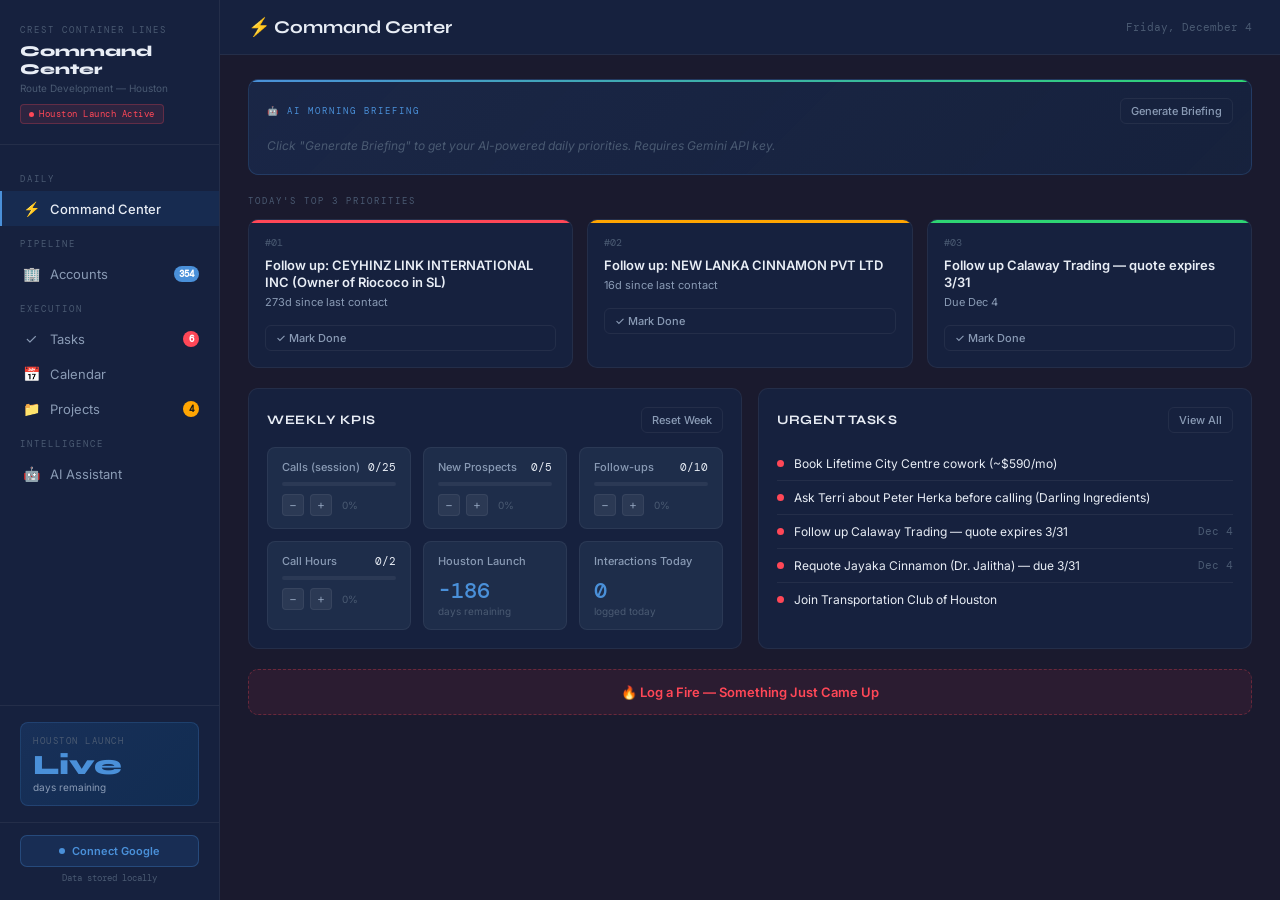
<file: index (2).html>
<!DOCTYPE html>
<html lang="en">
<head>
<meta charset="UTF-8">
<meta name="viewport" content="width=device-width, initial-scale=1.0">
<title>Hunter's Command Center</title>
<link href="https://fonts.googleapis.com/css2?family=DM+Mono:wght@400;500&family=Syne:wght@400;600;700;800&family=Inter:wght@300;400;500;600&display=swap" rel="stylesheet">
<style>
  :root {
    --navy: #1B3A6B;
    --navy-dark: #1A1A2E;
    --surface: #16213E;
    --surface-2: #1e2d4a;
    --accent: #0F3460;
    --accent-2: #2a4a7f;
    --text: #e8edf5;
    --text-dim: #8a9bb5;
    --text-muted: #4a5a72;
    --hot: #ff4757;
    --warm: #ffa502;
    --cold: #2ed573;
    --high: #ff4757;
    --medium: #ffa502;
    --low: #54a0ff;
    --border: rgba(255,255,255,0.06);
    --border-hover: rgba(255,255,255,0.12);
    --sidebar-width: 220px;
    --font-display: 'Syne', sans-serif;
    --font-body: 'Inter', sans-serif;
    --font-mono: 'DM Mono', monospace;
  }
  * { margin: 0; padding: 0; box-sizing: border-box; }
  body { font-family: var(--font-body); background: var(--navy-dark); color: var(--text); height: 100vh; overflow: hidden; display: flex; }

  /* SIDEBAR */
  #sidebar { width: var(--sidebar-width); background: var(--surface); border-right: 1px solid var(--border); display: flex; flex-direction: column; flex-shrink: 0; z-index: 10; }
  .sidebar-brand { padding: 24px 20px 20px; border-bottom: 1px solid var(--border); }
  .sidebar-brand .brand-tag { font-family: var(--font-mono); font-size: 9px; color: var(--text-muted); text-transform: uppercase; letter-spacing: 2px; margin-bottom: 6px; }
  .sidebar-brand h1 { font-family: var(--font-display); font-size: 15px; font-weight: 800; color: var(--text); line-height: 1.2; }
  .sidebar-brand .brand-sub { font-size: 10px; color: var(--text-muted); margin-top: 4px; }
  .houston-badge { display: inline-flex; align-items: center; gap: 5px; background: rgba(255,71,87,0.1); border: 1px solid rgba(255,71,87,0.25); border-radius: 4px; padding: 3px 8px; margin-top: 10px; font-family: var(--font-mono); font-size: 9px; color: var(--hot); letter-spacing: 0.5px; }
  .houston-badge .dot { width: 5px; height: 5px; background: var(--hot); border-radius: 50%; animation: pulse 2s infinite; }
  @keyframes pulse { 0%,100%{opacity:1} 50%{opacity:0.3} }
  .sidebar-nav { padding: 16px 0; flex: 1; }
  .nav-section-label { font-family: var(--font-mono); font-size: 9px; color: var(--text-muted); text-transform: uppercase; letter-spacing: 2px; padding: 0 20px; margin: 12px 0 6px; }
  .nav-item { display: flex; align-items: center; gap: 10px; padding: 9px 20px; cursor: pointer; transition: all 0.15s; border-left: 2px solid transparent; font-size: 13px; font-weight: 400; color: var(--text-dim); user-select: none; }
  .nav-item:hover { background: rgba(255,255,255,0.04); color: var(--text); }
  .nav-item.active { background: rgba(27,58,107,0.4); border-left-color: #4a90d9; color: var(--text); font-weight: 500; }
  .nav-item .nav-icon { font-size: 14px; width: 18px; text-align: center; }
  .nav-badge { margin-left: auto; background: var(--hot); color: white; font-size: 9px; font-weight: 600; padding: 2px 5px; border-radius: 10px; font-family: var(--font-mono); min-width: 16px; text-align: center; }
  .nav-badge.warm { background: var(--warm); color: #1a1a1a; }
  .nav-badge.blue { background: #4a90d9; }
  .sidebar-footer { padding: 16px 20px; border-top: 1px solid var(--border); }
  .countdown-widget { background: linear-gradient(135deg,rgba(27,58,107,0.6),rgba(15,52,96,0.6)); border: 1px solid rgba(74,144,217,0.2); border-radius: 8px; padding: 12px; }
  .countdown-widget .label { font-family: var(--font-mono); font-size: 9px; color: var(--text-muted); text-transform: uppercase; letter-spacing: 1.5px; margin-bottom: 4px; }
  .countdown-widget .days { font-family: var(--font-display); font-size: 28px; font-weight: 800; color: #4a90d9; line-height: 1; }
  .countdown-widget .days-label { font-size: 10px; color: var(--text-dim); margin-top: 2px; }

  /* MAIN */
  #main { flex: 1; overflow: hidden; display: flex; flex-direction: column; }
  .topbar { padding: 16px 28px; border-bottom: 1px solid var(--border); display: flex; align-items: center; justify-content: space-between; background: var(--surface); flex-shrink: 0; }
  .topbar-title { font-family: var(--font-display); font-size: 18px; font-weight: 700; }
  .topbar-actions { display: flex; gap: 10px; align-items: center; }
  .btn { padding: 7px 14px; border-radius: 6px; border: none; cursor: pointer; font-size: 12px; font-weight: 500; font-family: var(--font-body); transition: all 0.15s; display: inline-flex; align-items: center; gap: 6px; }
  .btn-primary { background: #1B3A6B; color: white; border: 1px solid rgba(74,144,217,0.3); }
  .btn-primary:hover { background: #2a4a7f; }
  .btn-ghost { background: transparent; color: var(--text-dim); border: 1px solid var(--border); }
  .btn-ghost:hover { background: rgba(255,255,255,0.05); color: var(--text); border-color: var(--border-hover); }
  .btn-danger { background: rgba(255,71,87,0.15); color: var(--hot); border: 1px solid rgba(255,71,87,0.3); }
  .btn-danger:hover { background: rgba(255,71,87,0.25); }
  .btn-sm { padding: 5px 10px; font-size: 11px; }
  .page-content { flex: 1; overflow-y: auto; padding: 24px 28px; min-height: 0; }
  .page-content::-webkit-scrollbar { width: 4px; }
  .page-content::-webkit-scrollbar-thumb { background: var(--accent-2); border-radius: 2px; }
  .page { display: none; flex-direction: column; flex: 1; min-height: 0; }
  .page.active { display: flex; }

  /* CARDS */
  .card { background: var(--surface); border: 1px solid var(--border); border-radius: 10px; padding: 18px; transition: border-color 0.15s; }
  .card:hover { border-color: var(--border-hover); }
  .card-header { display: flex; align-items: center; justify-content: space-between; margin-bottom: 14px; }
  .card-title { font-family: var(--font-display); font-size: 13px; font-weight: 700; color: var(--text); text-transform: uppercase; letter-spacing: 0.5px; }
  .section-label { font-family: var(--font-mono); font-size: 9px; color: var(--text-muted); text-transform: uppercase; letter-spacing: 2px; margin-bottom: 12px; }
  .grid-2 { display: grid; grid-template-columns: 1fr 1fr; gap: 16px; }
  .mb-20 { margin-bottom: 20px; }

  /* TOP 3 */
  .top3-grid { display: grid; grid-template-columns: repeat(3,1fr); gap: 14px; margin-bottom: 20px; }
  .top3-card { background: var(--surface); border: 1px solid var(--border); border-radius: 10px; padding: 16px; position: relative; overflow: hidden; }
  .top3-card::before { content:''; position: absolute; top:0; left:0; right:0; height:3px; }
  .top3-card.priority-1::before { background: var(--hot); }
  .top3-card.priority-2::before { background: var(--warm); }
  .top3-card.priority-3::before { background: var(--cold); }
  .top3-number { font-family: var(--font-mono); font-size: 10px; color: var(--text-muted); margin-bottom: 8px; }
  .top3-action { font-size: 13px; font-weight: 600; color: var(--text); margin-bottom: 4px; line-height: 1.3; }
  .top3-why { font-size: 11px; color: var(--text-dim); margin-bottom: 14px; line-height: 1.4; }

  /* KPI */
  .kpi-grid { display: grid; grid-template-columns: repeat(3,1fr); gap: 12px; }
  .kpi-item { background: var(--surface-2); border: 1px solid var(--border); border-radius: 8px; padding: 12px 14px; }
  .kpi-header { display: flex; justify-content: space-between; align-items: center; margin-bottom: 8px; }
  .kpi-label { font-size: 11px; color: var(--text-dim); font-weight: 500; }
  .kpi-value { font-family: var(--font-mono); font-size: 11px; color: var(--text); }
  .kpi-bar-track { height: 4px; background: rgba(255,255,255,0.06); border-radius: 2px; overflow: hidden; margin-bottom: 8px; }
  .kpi-bar-fill { height: 100%; border-radius: 2px; transition: width 0.3s; background: #4a90d9; }
  .kpi-controls { display: flex; gap: 6px; align-items: center; }
  .kpi-btn { background: rgba(255,255,255,0.06); border: 1px solid var(--border); border-radius: 4px; color: var(--text-dim); cursor: pointer; font-size: 12px; width: 22px; height: 22px; display: flex; align-items: center; justify-content: center; transition: all 0.15s; font-family: var(--font-body); }
  .kpi-btn:hover { background: rgba(255,255,255,0.1); color: var(--text); }

  /* FIRE */
  .fire-btn { width: 100%; padding: 14px; background: rgba(255,71,87,0.08); border: 1px dashed rgba(255,71,87,0.3); border-radius: 10px; color: var(--hot); cursor: pointer; font-size: 13px; font-weight: 600; font-family: var(--font-body); transition: all 0.15s; display: flex; align-items: center; justify-content: center; gap: 8px; }
  .fire-btn:hover { background: rgba(255,71,87,0.14); border-style: solid; }

  /* HOME TASKS */
  .task-row { display: flex; align-items: center; gap: 10px; padding: 9px 0; border-bottom: 1px solid var(--border); font-size: 12px; }
  .task-row:last-child { border-bottom: none; }
  .task-urgency-dot { width: 7px; height: 7px; border-radius: 50%; flex-shrink: 0; }
  .urgency-high { background: var(--high); }
  .urgency-medium { background: var(--medium); }
  .urgency-low { background: var(--low); }
  .task-name { flex: 1; color: var(--text); }
  .task-due { color: var(--text-muted); font-size: 11px; font-family: var(--font-mono); }
  .task-overdue { color: var(--hot); }

  /* CRM */
  .pipeline-tabs { display: flex; gap: 6px; margin-bottom: 20px; flex-wrap: wrap; }
  .pipeline-tab { padding: 5px 12px; border-radius: 20px; font-size: 11px; font-weight: 500; cursor: pointer; border: 1px solid var(--border); background: transparent; color: var(--text-dim); transition: all 0.15s; font-family: var(--font-body); display: flex; align-items: center; gap: 5px; }
  .pipeline-tab:hover { border-color: var(--border-hover); color: var(--text); }
  .pipeline-tab.active { background: #1B3A6B; border-color: rgba(74,144,217,0.4); color: white; }
  .pipeline-tab .tab-count { background: rgba(255,255,255,0.15); border-radius: 10px; padding: 1px 5px; font-size: 9px; font-family: var(--font-mono); }
  .crm-search { position: relative; margin-bottom: 16px; }
  .crm-search input { width: 100%; background: var(--surface); border: 1px solid var(--border); border-radius: 8px; padding: 10px 16px 10px 36px; color: var(--text); font-size: 13px; font-family: var(--font-body); outline: none; transition: border-color 0.15s; }
  .crm-search input:focus { border-color: rgba(74,144,217,0.4); }
  .crm-search input::placeholder { color: var(--text-muted); }
  .crm-search .search-icon { position: absolute; left: 12px; top: 50%; transform: translateY(-50%); color: var(--text-muted); font-size: 13px; }
  .accounts-list { display: flex; flex-direction: column; gap: 8px; }
  .account-card { background: var(--surface); border: 1px solid var(--border); border-radius: 10px; padding: 16px; cursor: pointer; transition: all 0.15s; }
  .account-card:hover { border-color: var(--border-hover); background: var(--surface-2); }
  .account-card.stale-warn { border-left: 3px solid var(--warm); }
  .account-card.stale-hot { border-left: 3px solid var(--hot); }
  .account-card-header { display: flex; align-items: flex-start; justify-content: space-between; margin-bottom: 8px; }
  .account-name { font-weight: 600; font-size: 14px; color: var(--text); }
  .account-company { font-size: 11px; color: var(--text-dim); margin-top: 1px; }
  .account-meta { display: flex; gap: 8px; align-items: center; flex-wrap: wrap; margin-top: 8px; }
  .tag { display: inline-flex; align-items: center; padding: 2px 8px; border-radius: 4px; font-size: 10px; font-weight: 500; font-family: var(--font-mono); }
  .tag-stage { background: rgba(74,144,217,0.12); color: #4a90d9; border: 1px solid rgba(74,144,217,0.2); }
  .tag-commodity { background: rgba(46,213,115,0.1); color: var(--cold); border: 1px solid rgba(46,213,115,0.2); }
  .tag-project { background: rgba(27,58,107,0.5); color: var(--text-dim); border: 1px solid rgba(74,144,217,0.15); }
  .account-touches { font-family: var(--font-mono); font-size: 10px; color: var(--text-muted); }
  .stale-badge { font-family: var(--font-mono); font-size: 9px; padding: 2px 7px; border-radius: 4px; }
  .stale-warn-badge { background: rgba(255,165,2,0.1); color: var(--warm); border: 1px solid rgba(255,165,2,0.25); }
  .stale-hot-badge { background: rgba(255,71,87,0.1); color: var(--hot); border: 1px solid rgba(255,71,87,0.25); }

  /* MODAL */
  .modal-overlay { position: fixed; inset: 0; background: rgba(0,0,0,0.7); z-index: 100; display: none; align-items: center; justify-content: center; padding: 20px; }
  .modal-overlay.open { display: flex; }
  .modal { background: var(--surface); border: 1px solid var(--border-hover); border-radius: 14px; width: 100%; max-width: 720px; max-height: 85vh; overflow-y: auto; padding: 28px; }
  .modal::-webkit-scrollbar { width: 4px; }
  .modal::-webkit-scrollbar-thumb { background: var(--accent-2); border-radius: 2px; }
  .modal-header { display: flex; justify-content: space-between; align-items: flex-start; margin-bottom: 20px; }
  .modal-close { background: transparent; border: 1px solid var(--border); color: var(--text-dim); cursor: pointer; border-radius: 6px; width: 30px; height: 30px; display: flex; align-items: center; justify-content: center; font-size: 14px; transition: all 0.15s; font-family: var(--font-body); }
  .modal-close:hover { background: rgba(255,255,255,0.06); color: var(--text); }
  .modal-section { margin-bottom: 20px; padding-bottom: 20px; border-bottom: 1px solid var(--border); }
  .modal-section:last-child { border-bottom: none; margin-bottom: 0; padding-bottom: 0; }
  .modal-label { font-family: var(--font-mono); font-size: 9px; color: var(--text-muted); text-transform: uppercase; letter-spacing: 2px; margin-bottom: 10px; }
  .field-grid { display: grid; grid-template-columns: 1fr 1fr; gap: 10px; }
  .field-item label { display: block; font-size: 10px; color: var(--text-muted); margin-bottom: 4px; }
  .field-item input, .field-item select, .field-item textarea { width: 100%; background: var(--accent); border: 1px solid var(--border); border-radius: 6px; padding: 8px 10px; color: var(--text); font-size: 12px; font-family: var(--font-body); outline: none; transition: border-color 0.15s; }
  .field-item textarea { resize: vertical; min-height: 70px; }
  .field-item input:focus, .field-item select:focus, .field-item textarea:focus { border-color: rgba(74,144,217,0.4); }
  .field-item select option { background: var(--surface); }
  .interaction-item { padding: 10px 12px; background: var(--accent); border-radius: 7px; margin-bottom: 8px; font-size: 12px; }
  .interaction-meta { display: flex; gap: 8px; align-items: center; margin-bottom: 4px; }
  .interaction-date { font-family: var(--font-mono); font-size: 10px; color: var(--text-muted); }
  .interaction-type { font-family: var(--font-mono); font-size: 9px; padding: 1px 6px; border-radius: 3px; background: rgba(74,144,217,0.15); color: #4a90d9; }
  .interaction-text { color: var(--text-dim); line-height: 1.4; }
  .touch-count-display { font-family: var(--font-mono); font-size: 11px; color: var(--text-muted); }

  /* TASKS */
  .tasks-filters { display: flex; gap: 8px; margin-bottom: 16px; flex-wrap: wrap; align-items: center; }
  .filter-btn { padding: 4px 12px; border-radius: 20px; font-size: 11px; cursor: pointer; border: 1px solid var(--border); background: transparent; color: var(--text-dim); transition: all 0.15s; font-family: var(--font-body); }
  .filter-btn:hover { border-color: var(--border-hover); color: var(--text); }
  .filter-btn.active { background: #1B3A6B; border-color: rgba(74,144,217,0.4); color: white; }
  .quick-add-bar { display: flex; gap: 8px; margin-bottom: 16px; }
  .quick-add-bar input { flex: 1; background: var(--surface); border: 1px solid var(--border); border-radius: 8px; padding: 10px 14px; color: var(--text); font-size: 13px; font-family: var(--font-body); outline: none; transition: border-color 0.15s; }
  .quick-add-bar input:focus { border-color: rgba(74,144,217,0.4); }
  .quick-add-bar input::placeholder { color: var(--text-muted); }
  .tasks-list { display: flex; flex-direction: column; gap: 6px; }
  .task-item { background: var(--surface); border: 1px solid var(--border); border-radius: 8px; padding: 12px 14px; display: flex; align-items: center; gap: 12px; transition: all 0.15s; }
  .task-item:hover { border-color: var(--border-hover); }
  .task-item.completed { opacity: 0.45; }
  .task-check { width: 17px; height: 17px; border-radius: 4px; border: 1.5px solid var(--text-muted); cursor: pointer; flex-shrink: 0; transition: all 0.15s; display: flex; align-items: center; justify-content: center; font-size: 10px; }
  .task-check:hover { border-color: #4a90d9; }
  .task-check.checked { background: #4a90d9; border-color: #4a90d9; color: white; }
  .task-info { flex: 1; }
  .task-title { font-size: 13px; color: var(--text); font-weight: 500; }
  .task-meta-row { display: flex; gap: 8px; align-items: center; margin-top: 3px; }
  .task-meta-item { font-size: 10px; color: var(--text-muted); font-family: var(--font-mono); }
  .task-meta-item.overdue { color: var(--hot); }
  .task-meta-item.today { color: var(--warm); }
  .urgency-badge { font-size: 9px; font-family: var(--font-mono); padding: 2px 6px; border-radius: 3px; font-weight: 500; }
  .urgency-badge.high { background: rgba(255,71,87,0.12); color: var(--high); }
  .urgency-badge.medium { background: rgba(255,165,2,0.12); color: var(--medium); }
  .urgency-badge.low { background: rgba(84,160,255,0.12); color: var(--low); }
  .recurring-badge { font-size: 9px; font-family: var(--font-mono); padding: 2px 6px; border-radius: 3px; background: rgba(46,213,115,0.1); color: var(--cold); }
  .task-actions { display: flex; gap: 4px; opacity: 0; transition: opacity 0.15s; }
  .task-item:hover .task-actions { opacity: 1; }
  .task-action-btn { background: transparent; border: 1px solid var(--border); border-radius: 4px; color: var(--text-muted); cursor: pointer; width: 24px; height: 24px; display: flex; align-items: center; justify-content: center; font-size: 11px; transition: all 0.15s; font-family: var(--font-body); }
  .task-action-btn:hover { color: var(--text); border-color: var(--border-hover); }
  .task-action-btn.delete:hover { color: var(--hot); border-color: rgba(255,71,87,0.3); }
  .task-modal-grid { display: grid; grid-template-columns: 1fr 1fr; gap: 12px; margin-bottom: 14px; }
  .form-field label { display: block; font-size: 10px; color: var(--text-muted); margin-bottom: 4px; font-family: var(--font-mono); text-transform: uppercase; letter-spacing: 1px; }
  .form-field input, .form-field select, .form-field textarea { width: 100%; background: var(--accent); border: 1px solid var(--border); border-radius: 6px; padding: 8px 10px; color: var(--text); font-size: 12px; font-family: var(--font-body); outline: none; transition: border-color 0.15s; }
  .form-field input:focus, .form-field select:focus, .form-field textarea:focus { border-color: rgba(74,144,217,0.4); }
  .form-field select option { background: var(--surface); }

  /* PROJECTS */
  .projects-grid { display: grid; grid-template-columns: repeat(auto-fill,minmax(320px,1fr)); gap: 16px; }
  .project-card { background: var(--surface); border: 1px solid var(--border); border-radius: 12px; overflow: hidden; transition: all 0.15s; }
  .project-card:hover { border-color: var(--border-hover); }
  .project-color-bar { height: 4px; }
  .project-snapshot { padding: 18px; border-bottom: 1px solid var(--border); }
  .project-snapshot-header { display: flex; justify-content: space-between; align-items: flex-start; margin-bottom: 10px; }
  .project-name { font-family: var(--font-display); font-size: 14px; font-weight: 700; color: var(--text); }
  .project-customer { font-size: 11px; color: var(--text-dim); margin-top: 2px; }
  .status-badge { font-size: 9px; font-family: var(--font-mono); padding: 3px 8px; border-radius: 4px; font-weight: 600; }
  .status-new { background: rgba(84,160,255,0.12); color: var(--low); }
  .status-inprogress { background: rgba(255,165,2,0.12); color: var(--medium); }
  .status-quoted { background: rgba(46,213,115,0.1); color: var(--cold); }
  .status-done { background: rgba(255,255,255,0.06); color: var(--text-muted); }
  .project-blocker { font-size: 11px; color: var(--warm); margin-bottom: 6px; display: flex; align-items: flex-start; gap: 5px; }
  .project-next { font-size: 11px; color: var(--text-dim); display: flex; align-items: flex-start; gap: 5px; }
  .project-detail { padding: 16px 18px; }
  .project-detail-toggle { display: flex; align-items: center; justify-content: space-between; cursor: pointer; font-size: 11px; color: var(--text-muted); margin-bottom: 12px; padding-bottom: 10px; border-bottom: 1px solid var(--border); }
  .project-notes-log { max-height: 160px; overflow-y: auto; margin-bottom: 12px; }
  .project-notes-log::-webkit-scrollbar { width: 3px; }
  .project-notes-log::-webkit-scrollbar-thumb { background: var(--accent-2); }
  .note-entry { padding: 8px 10px; background: var(--accent); border-radius: 6px; margin-bottom: 6px; font-size: 11px; color: var(--text-dim); line-height: 1.4; }
  .note-entry .note-date { font-family: var(--font-mono); font-size: 9px; color: var(--text-muted); margin-bottom: 3px; }
  .project-actions { display: flex; gap: 8px; flex-wrap: wrap; }

  /* CLOSING NOTE */
  .closing-note-banner { position: fixed; bottom: 20px; right: 20px; background: var(--surface); border: 1px solid rgba(255,165,2,0.3); border-radius: 10px; padding: 16px 18px; width: 320px; z-index: 50; box-shadow: 0 8px 32px rgba(0,0,0,0.4); display: none; }
  .closing-note-banner.show { display: block; }
  .closing-note-banner h4 { font-size: 12px; font-weight: 600; color: var(--warm); margin-bottom: 6px; }
  .closing-note-banner p { font-size: 11px; color: var(--text-dim); margin-bottom: 10px; }
  .closing-note-banner textarea { width: 100%; background: var(--accent); border: 1px solid var(--border); border-radius: 6px; padding: 8px; color: var(--text); font-size: 11px; font-family: var(--font-body); resize: none; height: 60px; outline: none; margin-bottom: 8px; }
  .closing-note-actions { display: flex; gap: 6px; }

  /* FIRE MODAL */
  .fire-modal-content { padding: 8px 0; }
  .fire-modal-content textarea { width: 100%; background: var(--accent); border: 1px solid var(--border); border-radius: 8px; padding: 12px; color: var(--text); font-size: 13px; font-family: var(--font-body); resize: none; height: 80px; outline: none; margin-bottom: 12px; }

  /* EMPTY STATE */
  .empty-state { text-align: center; padding: 60px 20px; color: var(--text-muted); }
  .empty-state .empty-icon { font-size: 32px; margin-bottom: 12px; }
  .empty-state h3 { font-size: 14px; color: var(--text-dim); margin-bottom: 6px; }
  .empty-state p { font-size: 12px; }

  /* TOAST */
  .toast { position: fixed; bottom: 20px; left: 50%; transform: translateX(-50%) translateY(80px); background: var(--surface-2); border: 1px solid var(--border-hover); border-radius: 8px; padding: 10px 18px; font-size: 12px; color: var(--text); z-index: 200; transition: transform 0.25s ease; box-shadow: 0 4px 20px rgba(0,0,0,0.4); }
  .toast.show { transform: translateX(-50%) translateY(0); }
  .full-width { width: 100%; }

  /* SYNC STATUS */
  .sync-zone { padding: 12px 20px 16px; border-top: 1px solid var(--border); }
  .sync-btn { width: 100%; padding: 8px 12px; border-radius: 7px; font-size: 11px; font-weight: 600; font-family: var(--font-body); cursor: pointer; transition: all 0.15s; display: flex; align-items: center; justify-content: center; gap: 7px; border: 1px solid rgba(74,144,217,0.3); background: rgba(27,58,107,0.5); color: #4a90d9; }
  .sync-btn:hover { background: rgba(27,58,107,0.8); }
  .sync-btn.connected { background: rgba(46,213,115,0.08); border-color: rgba(46,213,115,0.25); color: var(--cold); }
  .sync-btn.syncing { background: rgba(255,165,2,0.08); border-color: rgba(255,165,2,0.25); color: var(--warm); }
  .sync-btn.error { background: rgba(255,71,87,0.08); border-color: rgba(255,71,87,0.25); color: var(--hot); }
  .sync-dot { width: 6px; height: 6px; border-radius: 50%; flex-shrink: 0; }
  .sync-dot.green { background: var(--cold); }
  .sync-dot.amber { background: var(--warm); animation: pulse 1s infinite; }
  .sync-dot.red { background: var(--hot); }
  .sync-dot.blue { background: #4a90d9; }
  .sync-status-text { font-family: var(--font-mono); font-size: 9px; color: var(--text-muted); text-align: center; margin-top: 5px; }
  .sync-disconnect { font-family: var(--font-mono); font-size: 9px; color: var(--text-muted); text-align: center; margin-top: 4px; cursor: pointer; text-decoration: underline; }
  .sync-disconnect:hover { color: var(--hot); }

  /* AI ASSISTANT PAGE */
  .ai-page-layout { display: flex; gap: 0; flex: 1; min-height: 0; }
  .ai-setup-banner { background: rgba(74,144,217,0.08); border: 1px solid rgba(74,144,217,0.2); border-radius: 10px; padding: 16px 18px; margin-bottom: 20px; }
  .ai-setup-banner p { font-size: 12px; color: var(--text-dim); margin-bottom: 10px; line-height: 1.5; }
  .ai-key-row { display: flex; gap: 8px; }
  .ai-key-row input { flex: 1; background: var(--accent); border: 1px solid var(--border); border-radius: 6px; padding: 8px 12px; color: var(--text); font-size: 12px; font-family: var(--font-body); outline: none; }
  .ai-key-row input:focus { border-color: rgba(74,144,217,0.4); }

  /* CHAT */
  .chat-container { display: flex; flex-direction: column; flex: 1; min-height: 0; }
  .chat-messages { flex: 1; overflow-y: auto; padding: 20px 28px; display: flex; flex-direction: column; gap: 14px; min-height: 0; }
  .chat-messages::-webkit-scrollbar { width: 4px; }
  .chat-messages::-webkit-scrollbar-thumb { background: var(--accent-2); border-radius: 2px; }
  .chat-message { display: flex; gap: 10px; max-width: 85%; }
  .chat-message.user { align-self: flex-end; flex-direction: row-reverse; }
  .chat-message.assistant { align-self: flex-start; }
  .chat-avatar { width: 28px; height: 28px; border-radius: 6px; display: flex; align-items: center; justify-content: center; font-size: 13px; flex-shrink: 0; margin-top: 2px; }
  .chat-avatar.user-av { background: rgba(74,144,217,0.2); }
  .chat-avatar.ai-av { background: rgba(46,213,115,0.15); }
  .chat-bubble { padding: 11px 14px; border-radius: 10px; font-size: 12px; line-height: 1.6; max-width: 100%; }
  .chat-message.user .chat-bubble { background: rgba(27,58,107,0.7); border: 1px solid rgba(74,144,217,0.2); color: var(--text); border-radius: 10px 2px 10px 10px; }
  .chat-message.assistant .chat-bubble { background: var(--surface-2); border: 1px solid var(--border); color: var(--text); border-radius: 2px 10px 10px 10px; }
  .chat-message.assistant .chat-bubble.thinking { color: var(--text-muted); font-style: italic; }
  .chat-input-area { padding: 16px 28px 20px; border-top: 1px solid var(--border); flex-shrink: 0; }
  .chat-input-row { display: flex; gap: 8px; align-items: flex-end; }
  .chat-input-row textarea { flex: 1; background: var(--surface); border: 1px solid var(--border); border-radius: 8px; padding: 10px 14px; color: var(--text); font-size: 13px; font-family: var(--font-body); outline: none; resize: none; min-height: 42px; max-height: 120px; transition: border-color 0.15s; line-height: 1.4; overflow-y: auto; }
  .chat-input-row textarea:focus { border-color: rgba(74,144,217,0.4); }
  .chat-input-row textarea::placeholder { color: var(--text-muted); }
  .chat-send-btn { background: #1B3A6B; border: 1px solid rgba(74,144,217,0.3); border-radius: 8px; color: white; cursor: pointer; padding: 10px 14px; font-size: 14px; transition: all 0.15s; flex-shrink: 0; height: 42px; display: flex; align-items: center; justify-content: center; }
  .chat-send-btn:hover { background: #2a4a7f; }
  .chat-send-btn:disabled { opacity: 0.4; cursor: not-allowed; }
  .chat-quick-prompts { display: flex; gap: 6px; flex-wrap: wrap; margin-bottom: 10px; }
  .quick-prompt-btn { background: rgba(255,255,255,0.04); border: 1px solid var(--border); border-radius: 20px; color: var(--text-dim); cursor: pointer; font-size: 10px; padding: 4px 10px; font-family: var(--font-body); transition: all 0.15s; }
  .quick-prompt-btn:hover { border-color: rgba(74,144,217,0.3); color: var(--text); background: rgba(74,144,217,0.06); }
  .chat-clear-btn { font-family: var(--font-mono); font-size: 9px; color: var(--text-muted); background: none; border: none; cursor: pointer; padding: 0; text-decoration: underline; }
  .chat-clear-btn:hover { color: var(--hot); }

  /* MORNING BRIEFING */
  .briefing-card { background: linear-gradient(135deg, rgba(27,58,107,0.4), rgba(15,52,96,0.3)); border: 1px solid rgba(74,144,217,0.2); border-radius: 10px; padding: 18px; margin-bottom: 20px; position: relative; overflow: hidden; }
  .briefing-card::before { content: ''; position: absolute; top: 0; left: 0; right: 0; height: 2px; background: linear-gradient(90deg, #4a90d9, #2ed573); }
  .briefing-header { display: flex; justify-content: space-between; align-items: center; margin-bottom: 12px; }
  .briefing-label { font-family: var(--font-mono); font-size: 9px; color: #4a90d9; text-transform: uppercase; letter-spacing: 2px; }
  .briefing-text { font-size: 13px; color: var(--text); line-height: 1.7; }
  .briefing-text.loading { color: var(--text-muted); font-style: italic; font-size: 12px; }

  /* CALL PREP */
  .call-prep-overlay { position: fixed; inset: 0; background: rgba(0,0,0,0.75); z-index: 110; display: none; align-items: center; justify-content: center; padding: 20px; }
  .call-prep-overlay.open { display: flex; }
  .call-prep-modal { background: var(--surface); border: 1px solid var(--border-hover); border-radius: 14px; width: 100%; max-width: 680px; max-height: 90vh; overflow-y: auto; }
  .call-prep-modal::-webkit-scrollbar { width: 4px; }
  .call-prep-modal::-webkit-scrollbar-thumb { background: var(--accent-2); border-radius: 2px; }
  .call-prep-header { padding: 22px 24px 18px; border-bottom: 1px solid var(--border); display: flex; justify-content: space-between; align-items: flex-start; }
  .call-prep-body { padding: 20px 24px; }
  .mode-tabs { display: flex; gap: 6px; margin-bottom: 20px; }
  .mode-tab { padding: 6px 16px; border-radius: 6px; font-size: 12px; font-weight: 500; cursor: pointer; border: 1px solid var(--border); background: transparent; color: var(--text-dim); transition: all 0.15s; font-family: var(--font-body); }
  .mode-tab.active { background: #1B3A6B; border-color: rgba(74,144,217,0.4); color: white; }

  /* INTEL CHECKLIST */
  .intel-checklist { background: var(--surface-2); border: 1px solid var(--border); border-radius: 8px; padding: 14px 16px; margin-bottom: 16px; }
  .intel-checklist h4 { font-size: 11px; font-weight: 600; color: var(--text); margin-bottom: 10px; font-family: var(--font-mono); text-transform: uppercase; letter-spacing: 1px; }
  .intel-row { display: flex; align-items: center; gap: 10px; padding: 6px 0; border-bottom: 1px solid var(--border); }
  .intel-row:last-child { border-bottom: none; }
  .intel-label { font-size: 11px; color: var(--text-dim); flex: 1; }
  .intel-value { font-size: 11px; color: var(--text); font-weight: 500; max-width: 200px; text-align: right; }
  .intel-check { width: 15px; height: 15px; border-radius: 3px; border: 1.5px solid var(--text-muted); flex-shrink: 0; cursor: pointer; display: flex; align-items: center; justify-content: center; font-size: 9px; transition: all 0.15s; }
  .intel-check.checked { background: #4a90d9; border-color: #4a90d9; color: white; }

  /* LIVE CALL MODE */
  .live-call-mode { display: none; }
  .live-call-mode.active { display: block; }
  .live-call-lane { font-family: var(--font-display); font-size: 22px; font-weight: 800; color: var(--text); margin-bottom: 4px; }
  .live-call-commodity { font-size: 14px; color: #4a90d9; margin-bottom: 18px; }
  .live-questions { margin-bottom: 18px; }
  .live-questions h4 { font-size: 10px; font-family: var(--font-mono); color: var(--text-muted); text-transform: uppercase; letter-spacing: 2px; margin-bottom: 8px; }
  .live-q-item { display: flex; align-items: center; gap: 10px; padding: 8px 0; border-bottom: 1px solid var(--border); font-size: 13px; color: var(--text); }
  .live-q-item:last-child { border-bottom: none; }
  .objection-btns { display: grid; grid-template-columns: 1fr 1fr; gap: 8px; margin-bottom: 18px; }
  .objection-btn { padding: 12px 10px; background: var(--surface-2); border: 1px solid var(--border); border-radius: 8px; color: var(--text-dim); cursor: pointer; font-size: 11px; font-weight: 500; font-family: var(--font-body); text-align: center; transition: all 0.15s; }
  .objection-btn:hover { border-color: rgba(74,144,217,0.4); color: var(--text); background: rgba(27,58,107,0.3); }
  .objection-btn.tapped { border-color: rgba(74,144,217,0.5); background: rgba(27,58,107,0.5); color: var(--text); }
  .objection-response { background: rgba(27,58,107,0.3); border: 1px solid rgba(74,144,217,0.2); border-radius: 8px; padding: 12px 14px; margin-bottom: 12px; font-size: 12px; color: var(--text); line-height: 1.6; display: none; }
  .objection-response.show { display: block; }
  .live-value-prop { background: rgba(46,213,115,0.06); border: 1px solid rgba(46,213,115,0.2); border-radius: 8px; padding: 10px 14px; font-size: 12px; color: var(--cold); line-height: 1.5; }

  /* POST-CALL LOG */
  .post-call-section { background: var(--surface-2); border: 1px solid var(--border); border-radius: 8px; padding: 14px 16px; margin-bottom: 14px; }
  .post-call-section h4 { font-size: 10px; font-family: var(--font-mono); color: var(--text-muted); text-transform: uppercase; letter-spacing: 2px; margin-bottom: 12px; }

  /* PRECALL CHECKLIST ITEMS */
  .precall-tips { background: rgba(46,213,115,0.06); border: 1px solid rgba(46,213,115,0.15); border-radius: 8px; padding: 12px 14px; margin-bottom: 14px; }
  .precall-tips h4 { font-size: 10px; font-family: var(--font-mono); color: var(--cold); text-transform: uppercase; letter-spacing: 2px; margin-bottom: 8px; }
  .precall-tip { font-size: 11px; color: var(--text-dim); padding: 3px 0; display: flex; align-items: center; gap: 6px; }

  /* HABIT NUDGE BANNER */
  .habit-nudge { background: rgba(255,165,2,0.08); border: 1px solid rgba(255,165,2,0.25); border-radius: 10px; padding: 12px 16px; margin-bottom: 16px; display: flex; align-items: center; gap: 12px; cursor: pointer; transition: all 0.15s; }
  .habit-nudge:hover { background: rgba(255,165,2,0.12); }
  .habit-nudge-text { flex: 1; }
  .habit-nudge-text strong { font-size: 12px; color: var(--warm); display: block; margin-bottom: 2px; }
  .habit-nudge-text span { font-size: 11px; color: var(--text-dim); }
  .habit-nudge-icon { font-size: 20px; }

  /* PRE-CALL MODE */
  .prep-section { margin-bottom: 16px; }
  .prep-section h4 { font-size: 10px; font-family: var(--font-mono); color: var(--text-muted); text-transform: uppercase; letter-spacing: 2px; margin-bottom: 8px; }
  .talking-point { display: flex; align-items: flex-start; gap: 8px; padding: 6px 0; font-size: 12px; color: var(--text-dim); line-height: 1.5; border-bottom: 1px solid var(--border); }
  .talking-point:last-child { border-bottom: none; }
  .talking-point::before { content: '→'; color: #4a90d9; flex-shrink: 0; margin-top: 1px; }


  /* ── PROJECT DETAIL SCREEN ── */
  .project-detail-screen { display:none; flex-direction:column; flex:1; min-height:0; }
  .project-detail-screen.active { display:flex; }
  .project-detail-content { flex:1; overflow-y:auto; padding:24px 28px; min-height:0; }
  .project-detail-content::-webkit-scrollbar { width:4px; }
  .project-detail-content::-webkit-scrollbar-thumb { background:var(--accent-2); border-radius:2px; }
  .pds-header { display:flex; align-items:flex-start; justify-content:space-between; margin-bottom:20px; }
  .pds-back { background:transparent; border:1px solid var(--border); border-radius:6px; color:var(--text-dim); cursor:pointer; padding:6px 12px; font-size:12px; font-family:var(--font-body); display:flex; align-items:center; gap:6px; transition:all 0.15s; }
  .pds-back:hover { color:var(--text); border-color:var(--border-hover); }
  .pds-title-block { flex:1; margin:0 20px; }
  .pds-project-name { font-family:var(--font-display); font-size:22px; font-weight:800; color:var(--text); margin-bottom:2px; }
  .pds-customer { font-size:12px; color:var(--text-dim); }
  .pds-header-right { display:flex; gap:8px; align-items:center; flex-shrink:0; }
  .pds-deadline { font-family:var(--font-mono); font-size:11px; padding:4px 10px; border-radius:6px; border:1px solid rgba(74,144,217,0.3); color:#4a90d9; background:rgba(74,144,217,0.08); }
  .pds-deadline.urgent { border-color:rgba(255,71,87,0.4); color:var(--hot); background:rgba(255,71,87,0.08); }
  .pds-grid { display:grid; grid-template-columns:1fr 1fr; gap:16px; margin-bottom:16px; }
  .pds-full { margin-bottom:16px; }
  .pds-card { background:var(--surface); border:1px solid var(--border); border-radius:10px; padding:16px 18px; }
  .pds-card-header { display:flex; align-items:center; justify-content:space-between; margin-bottom:12px; }
  .pds-card-title { font-family:var(--font-mono); font-size:9px; color:var(--text-muted); text-transform:uppercase; letter-spacing:2px; }
  .where-left-off { background:linear-gradient(135deg,rgba(27,58,107,0.4),rgba(15,52,96,0.3)); border:1px solid rgba(74,144,217,0.2); border-radius:10px; padding:16px 18px; margin-bottom:16px; position:relative; overflow:hidden; }
  .where-left-off::before { content:''; position:absolute; top:0; left:0; right:0; height:2px; background:linear-gradient(90deg,#4a90d9,#2ed573); }
  .where-left-off-label { font-family:var(--font-mono); font-size:9px; color:#4a90d9; text-transform:uppercase; letter-spacing:2px; margin-bottom:8px; display:flex; justify-content:space-between; align-items:center; }
  .where-left-off-text { font-size:12px; color:var(--text-dim); line-height:1.7; }
  .snapshot-field { margin-bottom:10px; }
  .snapshot-field label { display:block; font-size:10px; color:var(--text-muted); margin-bottom:4px; }
  .snapshot-editable { font-size:12px; color:var(--text); background:var(--accent); border:1px solid var(--border); border-radius:6px; padding:8px 10px; width:100%; font-family:var(--font-body); outline:none; resize:none; transition:border-color 0.15s; line-height:1.5; }
  .snapshot-editable:focus { border-color:rgba(74,144,217,0.4); }

  /* MILESTONES */
  .milestone-item { display:flex; align-items:center; gap:10px; padding:8px 0; border-bottom:1px solid var(--border); }
  .milestone-item:last-child { border-bottom:none; }
  .milestone-check { width:16px; height:16px; border-radius:4px; border:1.5px solid var(--text-muted); cursor:pointer; flex-shrink:0; display:flex; align-items:center; justify-content:center; font-size:10px; transition:all 0.15s; }
  .milestone-check:hover { border-color:#4a90d9; }
  .milestone-check.done { background:#4a90d9; border-color:#4a90d9; color:white; }
  .milestone-name { flex:1; font-size:12px; color:var(--text); }
  .milestone-name.done { text-decoration:line-through; color:var(--text-muted); }
  .milestone-delete { background:transparent; border:none; color:var(--text-muted); cursor:pointer; font-size:13px; padding:0 2px; opacity:0; transition:opacity 0.15s; font-family:var(--font-body); }
  .milestone-item:hover .milestone-delete { opacity:1; }
  .milestone-delete:hover { color:var(--hot); }
  .milestone-add-row { display:flex; gap:6px; margin-top:10px; }
  .milestone-add-row input { flex:1; background:var(--accent); border:1px solid var(--border); border-radius:6px; padding:7px 10px; color:var(--text); font-size:12px; font-family:var(--font-body); outline:none; }
  .milestone-add-row input:focus { border-color:rgba(74,144,217,0.4); }

  /* PDS LINKED TASKS */
  .pds-task-item { display:flex; align-items:center; gap:10px; padding:8px 10px; background:var(--surface-2); border-radius:7px; margin-bottom:6px; cursor:pointer; transition:all 0.15s; }
  .pds-task-item:hover { background:var(--accent); }
  .pds-task-name { flex:1; font-size:12px; color:var(--text); }
  .pds-task-due { font-family:var(--font-mono); font-size:10px; color:var(--text-muted); }
  .pds-task-due.overdue { color:var(--hot); }

  /* PDS LINKED ACCOUNTS */
  .pds-account-item { display:flex; align-items:center; gap:10px; padding:8px 10px; background:var(--surface-2); border-radius:7px; margin-bottom:6px; cursor:pointer; transition:all 0.15s; }
  .pds-account-item:hover { background:var(--accent); }
  .pds-account-name { flex:1; font-size:12px; color:var(--text); font-weight:500; }
  .pds-account-stage { font-family:var(--font-mono); font-size:9px; padding:2px 6px; border-radius:3px; background:rgba(74,144,217,0.12); color:#4a90d9; }

  /* EMAIL PASTE */
  .email-paste-area { width:100%; background:var(--accent); border:1px solid var(--border); border-radius:8px; padding:10px 12px; color:var(--text); font-size:11px; font-family:var(--font-body); resize:none; height:90px; outline:none; line-height:1.5; transition:border-color 0.15s; }
  .email-paste-area:focus { border-color:rgba(74,144,217,0.4); }
  .email-paste-area::placeholder { color:var(--text-muted); }

  /* ── CALENDAR ── */
  .cal-view-tabs { display:flex; gap:6px; margin-bottom:20px; }
  .cal-tab { padding:6px 18px; border-radius:6px; font-size:12px; font-weight:500; cursor:pointer; border:1px solid var(--border); background:transparent; color:var(--text-dim); transition:all 0.15s; font-family:var(--font-body); }
  .cal-tab.active { background:#1B3A6B; border-color:rgba(74,144,217,0.4); color:white; }
  .cal-nav { display:flex; align-items:center; gap:12px; margin-bottom:20px; }
  .cal-nav-btn { background:transparent; border:1px solid var(--border); border-radius:6px; color:var(--text-dim); cursor:pointer; padding:5px 10px; font-size:13px; transition:all 0.15s; font-family:var(--font-body); }
  .cal-nav-btn:hover { border-color:var(--border-hover); color:var(--text); }
  .cal-nav-title { font-family:var(--font-display); font-size:16px; font-weight:700; color:var(--text); flex:1; }
  .cal-today-btn { font-size:11px; padding:4px 10px; }

  /* DAY VIEW */
  .day-section-label { font-family:var(--font-mono); font-size:9px; color:var(--text-muted); text-transform:uppercase; letter-spacing:2px; margin:16px 0 8px; }
  .day-task-item { display:flex; align-items:center; gap:12px; padding:10px 14px; background:var(--surface); border:1px solid var(--border); border-radius:8px; margin-bottom:6px; transition:all 0.15s; cursor:pointer; }
  .day-task-item:hover { border-color:var(--border-hover); background:var(--surface-2); }
  .day-task-time { font-family:var(--font-mono); font-size:10px; color:#4a90d9; width:50px; flex-shrink:0; }
  .day-task-info { flex:1; }
  .day-task-name { font-size:13px; color:var(--text); font-weight:500; }
  .day-task-meta { display:flex; gap:6px; margin-top:3px; }

  /* WEEK VIEW */
  .week-grid { display:grid; grid-template-columns:repeat(7,1fr); gap:8px; }
  .week-day-col { background:var(--surface); border:1px solid var(--border); border-radius:8px; padding:10px 8px; min-height:160px; }
  .week-day-col.today-col { border-color:rgba(74,144,217,0.4); background:rgba(27,58,107,0.2); }
  .week-day-header { font-family:var(--font-mono); font-size:9px; color:var(--text-muted); text-transform:uppercase; letter-spacing:1px; margin-bottom:4px; }
  .week-day-num { font-family:var(--font-display); font-size:18px; font-weight:700; color:var(--text); margin-bottom:8px; line-height:1; }
  .week-day-num.today-num { color:#4a90d9; }
  .week-task-chip { font-size:10px; padding:3px 7px; border-radius:4px; margin-bottom:4px; cursor:pointer; line-height:1.3; transition:all 0.15s; border:1px solid transparent; }
  .week-task-chip:hover { opacity:0.85; }
  .week-task-chip.high { background:rgba(255,71,87,0.15); color:var(--hot); border-color:rgba(255,71,87,0.2); }
  .week-task-chip.medium { background:rgba(255,165,2,0.12); color:var(--medium); border-color:rgba(255,165,2,0.2); }
  .week-task-chip.low { background:rgba(84,160,255,0.12); color:var(--low); border-color:rgba(84,160,255,0.2); }
  .week-more { font-size:9px; color:var(--text-muted); font-family:var(--font-mono); padding:2px 4px; }

  /* MONTH VIEW */
  .month-grid { display:grid; grid-template-columns:repeat(7,1fr); gap:4px; }
  .month-day-header { font-family:var(--font-mono); font-size:9px; color:var(--text-muted); text-transform:uppercase; letter-spacing:1px; text-align:center; padding:6px 0; }
  .month-day-cell { background:var(--surface); border:1px solid var(--border); border-radius:6px; padding:6px 8px; min-height:72px; cursor:pointer; transition:all 0.15s; }
  .month-day-cell:hover { border-color:var(--border-hover); }
  .month-day-cell.today-cell { border-color:rgba(74,144,217,0.5); background:rgba(27,58,107,0.2); }
  .month-day-cell.other-month { opacity:0.35; }
  .month-day-cell.selected-cell { border-color:#4a90d9; }
  .month-day-num { font-size:11px; font-weight:600; color:var(--text); margin-bottom:4px; }
  .month-day-num.today-num { color:#4a90d9; }
  .month-dot-row { display:flex; gap:3px; flex-wrap:wrap; }
  .month-dot { width:6px; height:6px; border-radius:50%; }
  .month-side-panel { width:220px; flex-shrink:0; background:var(--surface); border:1px solid var(--border); border-radius:10px; padding:14px; margin-left:16px; }
  .month-side-panel h4 { font-family:var(--font-mono); font-size:9px; color:var(--text-muted); text-transform:uppercase; letter-spacing:2px; margin-bottom:10px; }
  .month-view-layout { display:flex; align-items:flex-start; }
  .month-view-layout .month-grid { flex:1; }

</style>
</head>
<body>

<nav id="sidebar">
  <div class="sidebar-brand">
    <div class="brand-tag">Crest Container Lines</div>
    <h1>Command<br>Center</h1>
    <div class="brand-sub">Route Development — Houston</div>
    <div class="houston-badge"><span class="dot"></span>Houston Launch Active</div>
  </div>
  <div class="sidebar-nav">
    <div class="nav-section-label">Daily</div>
    <div class="nav-item active" data-page="home"><span class="nav-icon">⚡</span>Command Center</div>
    <div class="nav-section-label">Pipeline</div>
    <div class="nav-item" data-page="crm"><span class="nav-icon">🏢</span>Accounts<span class="nav-badge blue" id="crm-badge">0</span></div>
    <div class="nav-section-label">Execution</div>
    <div class="nav-item" data-page="tasks"><span class="nav-icon">✓</span>Tasks<span class="nav-badge" id="tasks-badge" style="display:none">0</span></div>
    <div class="nav-item" data-page="calendar"><span class="nav-icon">📅</span>Calendar</div>
    <div class="nav-item" data-page="projects"><span class="nav-icon">📁</span>Projects<span class="nav-badge warm" id="projects-badge">0</span></div>
    <div class="nav-section-label">Intelligence</div>
    <div class="nav-item" data-page="ai"><span class="nav-icon">🤖</span>AI Assistant</div>
  </div>
  <div class="sidebar-footer">
    <div class="countdown-widget">
      <div class="label">Houston Launch</div>
      <div class="days" id="countdown-days">--</div>
      <div class="days-label">days remaining</div>
    </div>
  </div>
  <div class="sync-zone">
    <button class="sync-btn" id="sync-btn" onclick="handleSyncClick()">
      <span class="sync-dot blue" id="sync-dot"></span>
      <span id="sync-btn-label">Connect Google</span>
    </button>
    <div class="sync-status-text" id="sync-status-text">Data stored locally</div>
    <div class="sync-disconnect" id="sync-disconnect" style="display:none" onclick="disconnectGoogle()">Disconnect</div>
  </div>
</nav>

<div id="main">

  <!-- HOME -->
  <div id="page-home" class="page active">
    <div class="topbar">
      <div class="topbar-title">⚡ Command Center</div>
      <div class="topbar-actions"><span style="font-size:11px;color:var(--text-muted);font-family:var(--font-mono)" id="today-date"></span></div>
    </div>
    <div class="page-content">
      <div class="briefing-card" id="briefing-card">
        <div class="briefing-header">
          <div class="briefing-label">🤖 AI Morning Briefing</div>
          <button class="btn btn-ghost btn-sm" id="briefing-btn" onclick="generateBriefing()">Generate Briefing</button>
        </div>
        <div class="briefing-text loading" id="briefing-text">Click "Generate Briefing" to get your AI-powered daily priorities. Requires Gemini API key.</div>
      </div>
      <div id="habit-nudge-container"></div>
      <div class="section-label">Today's Top 3 Priorities</div>
      <div class="top3-grid" id="top3-grid"></div>
      <div class="grid-2 mb-20">
        <div class="card">
          <div class="card-header"><span class="card-title">Weekly KPIs</span><button class="btn btn-ghost btn-sm" onclick="resetKPIs()">Reset Week</button></div>
          <div class="kpi-grid" id="kpi-grid"></div>
        </div>
        <div class="card">
          <div class="card-header"><span class="card-title">Urgent Tasks</span><button class="btn btn-ghost btn-sm" onclick="navigate('tasks')">View All</button></div>
          <div id="home-tasks-list"></div>
        </div>
      </div>
      <button class="fire-btn" onclick="openFireModal()">🔥 Log a Fire — Something Just Came Up</button>
    </div>
  </div>

  <!-- CRM -->
  <div id="page-crm" class="page">
    <div class="topbar">
      <div class="topbar-title">🏢 Accounts</div>
      <div class="topbar-actions"><button class="btn btn-primary" onclick="openAccountModal()">+ Add Account</button></div>
    </div>
    <div class="page-content">
      <div class="pipeline-tabs" id="pipeline-tabs">
        <button class="pipeline-tab active" data-stage="All" onclick="filterByStage(this,'All')">All <span class="tab-count" id="count-All">0</span></button>
        <button class="pipeline-tab" data-stage="Target" onclick="filterByStage(this,'Target')">Target <span class="tab-count" id="count-Target">0</span></button>
        <button class="pipeline-tab" data-stage="Contacted" onclick="filterByStage(this,'Contacted')">Contacted <span class="tab-count" id="count-Contacted">0</span></button>
        <button class="pipeline-tab" data-stage="Engaged" onclick="filterByStage(this,'Engaged')">Engaged <span class="tab-count" id="count-Engaged">0</span></button>
        <button class="pipeline-tab" data-stage="Warm" onclick="filterByStage(this,'Warm')">Warm <span class="tab-count" id="count-Warm">0</span></button>
        <button class="pipeline-tab" data-stage="Proposal" onclick="filterByStage(this,'Proposal')">Proposal <span class="tab-count" id="count-Proposal">0</span></button>
        <button class="pipeline-tab" data-stage="Negotiating" onclick="filterByStage(this,'Negotiating')">Negotiating <span class="tab-count" id="count-Negotiating">0</span></button>
        <button class="pipeline-tab" data-stage="Onboarded" onclick="filterByStage(this,'Onboarded')">Onboarded <span class="tab-count" id="count-Onboarded">0</span></button>
        <button class="pipeline-tab" data-stage="Dormant" onclick="filterByStage(this,'Dormant')">Dormant <span class="tab-count" id="count-Dormant">0</span></button>
      </div>
      <div class="crm-search"><span class="search-icon">🔍</span><input type="text" id="crm-search-input" placeholder="Search accounts, contacts, commodities..." oninput="renderAccounts()"></div>
      <div class="accounts-list" id="accounts-list"></div>
    </div>
  </div>

  <!-- TASKS -->
  <div id="page-tasks" class="page">
    <div class="topbar">
      <div class="topbar-title">✓ Tasks</div>
      <div class="topbar-actions"><button class="btn btn-primary" onclick="openTaskModal()">+ Add Task</button></div>
    </div>
    <div class="page-content">
      <div class="quick-add-bar">
        <input type="text" id="quick-task-input" placeholder="Quick add — press Enter..." onkeydown="if(event.key==='Enter')quickAddTask()">
        <button class="btn btn-primary" onclick="quickAddTask()">Add</button>
      </div>
      <div class="tasks-filters">
        <button class="filter-btn active" data-filter="all" onclick="filterTasks(this,'all')">All</button>
        <button class="filter-btn" data-filter="high" onclick="filterTasks(this,'high')">🔴 High</button>
        <button class="filter-btn" data-filter="medium" onclick="filterTasks(this,'medium')">🟡 Medium</button>
        <button class="filter-btn" data-filter="low" onclick="filterTasks(this,'low')">🔵 Low</button>
        <button class="filter-btn" data-filter="recurring" onclick="filterTasks(this,'recurring')">🔄 Recurring</button>
        <button class="filter-btn" data-filter="overdue" onclick="filterTasks(this,'overdue')">⚠️ Overdue</button>
      </div>
      <div class="tasks-list" id="tasks-list"></div>
    </div>
  </div>


  <!-- CALENDAR -->
  <div id="page-calendar" class="page">
    <div class="topbar">
      <div class="topbar-title">📅 Calendar</div>
      <div class="topbar-actions">
        <button class="btn btn-primary" onclick="openTaskModal()">+ Add Task</button>
      </div>
    </div>
    <div class="page-content">
      <div class="cal-view-tabs">
        <button class="cal-tab active" id="cal-tab-day" onclick="switchCalView('day')">Day</button>
        <button class="cal-tab" id="cal-tab-week" onclick="switchCalView('week')">Week</button>
        <button class="cal-tab" id="cal-tab-month" onclick="switchCalView('month')">Month</button>
      </div>
      <div class="cal-nav">
        <button class="cal-nav-btn" onclick="calNavPrev()">←</button>
        <div class="cal-nav-title" id="cal-nav-title"></div>
        <button class="cal-nav-btn cal-today-btn" onclick="calGoToday()">Today</button>
        <button class="cal-nav-btn" onclick="calNavNext()">→</button>
      </div>
      <div id="cal-view-day"></div>
      <div id="cal-view-week" style="display:none"></div>
      <div id="cal-view-month" style="display:none"></div>
    </div>
  </div>


  <!-- PROJECTS -->
  <div id="page-projects" class="page">
    <div class="topbar">
      <div class="topbar-title">📁 Projects</div>
      <div class="topbar-actions"><button class="btn btn-primary" onclick="openProjectModal()">+ Add Project</button></div>
    </div>
    <div class="page-content">
      <div class="projects-grid" id="projects-grid"></div>
    </div>
  </div>

</div>


  <!-- AI ASSISTANT -->
  <div id="page-ai" class="page">
    <div class="topbar">
      <div class="topbar-title">🤖 AI Assistant</div>
      <div class="topbar-actions">
        <button class="btn btn-ghost btn-sm" onclick="clearChat()">Clear Chat</button>
        <button class="btn btn-ghost btn-sm" onclick="openAISettings()">⚙ Settings</button>
      </div>
    </div>
    <div class="chat-container">
      <div id="ai-setup-banner" class="ai-setup-banner" style="margin:16px 28px 0;display:none">
        <p>Paste your Gemini API key to activate AI features. Get a free key at <strong>aistudio.google.com</strong> — no credit card required.</p>
        <div class="ai-key-row">
          <input type="password" id="gemini-key-input" placeholder="AIza...">
          <button class="btn btn-primary btn-sm" onclick="saveGeminiKey()">Save Key</button>
        </div>
      </div>
      <div class="chat-messages" id="chat-messages">
        <div class="chat-message assistant">
          <div class="chat-avatar ai-av">🤖</div>
          <div class="chat-bubble">Morning Hunter. I'm your AI assistant — I know your pipeline, your accounts, your tasks, and your sales philosophy. What do you need?</div>
        </div>
      </div>
      <div class="chat-input-area">
        <div class="chat-quick-prompts">
          <button class="quick-prompt-btn" onclick="sendQuickPrompt('What should I focus on today?')">What should I focus on today?</button>
          <button class="quick-prompt-btn" onclick="sendQuickPrompt('Give me a pipeline health check')">Pipeline health check</button>
          <button class="quick-prompt-btn" onclick="sendQuickPrompt('I have not made any calls today and I am avoiding it. Help.')">Avoiding calls</button>
          <button class="quick-prompt-btn" onclick="sendQuickPrompt('Draft a follow-up email for my most overdue account')">Draft follow-up</button>
          <button class="quick-prompt-btn" onclick="sendQuickPrompt('Coach me on handling a price objection from a pecan exporter')">Objection coaching</button>
        </div>
        <div class="chat-input-row">
          <textarea id="chat-input" placeholder="Ask anything — pipeline, calls, objections, draft an email..." rows="1"
            onkeydown="if(event.key==='Enter'&&!event.shiftKey){event.preventDefault();sendChat();}"
            oninput="this.style.height='auto';this.style.height=Math.min(this.scrollHeight,120)+'px'"></textarea>
          <button class="chat-send-btn" id="chat-send-btn" onclick="sendChat()">↑</button>
        </div>
      </div>
    </div>
  </div>


  <!-- PROJECT DETAIL SCREEN -->
  <div id="page-project-detail" class="page">
    <div class="topbar">
      <div class="topbar-title" id="pds-topbar-title">Project</div>
      <div class="topbar-actions">
        <button class="btn btn-ghost btn-sm" onclick="copyProjectContextFromDetail()">📋 Copy to Claude</button>
        <button class="btn btn-ghost btn-sm" onclick="openProjectModal(currentDetailProjectId)">Edit</button>
      </div>
    </div>
    <div class="project-detail-content">
      <!-- back + title -->
      <div class="pds-header">
        <button class="pds-back" onclick="navigate('projects')">← Projects</button>
        <div class="pds-title-block">
          <div class="pds-project-name" id="pds-name"></div>
          <div class="pds-customer" id="pds-customer"></div>
        </div>
        <div class="pds-header-right">
          <div id="pds-deadline-badge" style="display:none" class="pds-deadline"></div>
          <span class="status-badge" id="pds-status-badge"></span>
        </div>
      </div>

      <!-- WHERE YOU LEFT OFF -->
      <div class="where-left-off" id="pds-wlo-card">
        <div class="where-left-off-label">
          <span>📍 Where You Left Off</span>
          <button class="btn btn-ghost btn-sm" style="font-size:10px;padding:3px 8px" onclick="generateWLOBriefing()">✨ AI Briefing</button>
        </div>
        <div class="where-left-off-text" id="pds-wlo-text">Open your notes log below to see the latest update, or click AI Briefing to generate a summary.</div>
      </div>

      <div class="pds-grid">
        <!-- SNAPSHOT -->
        <div class="pds-card">
          <div class="pds-card-header"><span class="pds-card-title">Snapshot</span></div>
          <div class="snapshot-field">
            <label>What they need</label>
            <textarea class="snapshot-editable" id="pds-desc" rows="2" onblur="saveSnapshotField('desc',this.value)"></textarea>
          </div>
          <div class="snapshot-field">
            <label>Blocker</label>
            <textarea class="snapshot-editable" id="pds-blocker" rows="2" onblur="saveSnapshotField('blocker',this.value)"></textarea>
          </div>
          <div class="snapshot-field">
            <label>Next action</label>
            <textarea class="snapshot-editable" id="pds-next" rows="2" onblur="saveSnapshotField('next',this.value)"></textarea>
          </div>
        </div>

        <!-- MILESTONES -->
        <div class="pds-card">
          <div class="pds-card-header">
            <span class="pds-card-title">Milestones</span>
            <span id="pds-milestone-progress" style="font-family:var(--font-mono);font-size:10px;color:var(--text-muted)"></span>
          </div>
          <div id="pds-milestones-list"></div>
          <div class="milestone-add-row">
            <input type="text" id="milestone-input" placeholder="Add milestone..." onkeydown="if(event.key==='Enter')addMilestone()">
            <button class="btn btn-primary btn-sm" onclick="addMilestone()">Add</button>
          </div>
        </div>
      </div>

      <!-- LINKED TASKS -->
      <div class="pds-card pds-full">
        <div class="pds-card-header">
          <span class="pds-card-title">Tasks</span>
          <button class="btn btn-primary btn-sm" onclick="addTaskForProject()">+ Add Task</button>
        </div>
        <div id="pds-linked-tasks"></div>
      </div>

      <!-- LINKED ACCOUNTS -->
      <div class="pds-card pds-full">
        <div class="pds-card-header"><span class="pds-card-title">Linked Accounts</span></div>
        <div id="pds-linked-accounts"></div>
      </div>

      <!-- NOTES LOG -->
      <div class="pds-card pds-full">
        <div class="pds-card-header"><span class="pds-card-title">Notes Log</span></div>
        <div style="display:flex;gap:8px;margin-bottom:12px">
          <input type="text" id="pds-note-input" placeholder="Quick note — what just happened? What's next?" style="flex:1;background:var(--accent);border:1px solid var(--border);border-radius:6px;padding:8px 12px;color:var(--text);font-size:12px;font-family:var(--font-body);outline:none" onkeydown="if(event.key==='Enter')addPDSNote()">
          <button class="btn btn-primary btn-sm" onclick="addPDSNote()">Add</button>
        </div>
        <div id="pds-notes-log"></div>
      </div>

      <!-- EMAIL PASTE -->
      <div class="pds-card pds-full">
        <div class="pds-card-header"><span class="pds-card-title">Email Drop</span><span style="font-size:10px;color:var(--text-muted)">Paste a forwarded email — saves as a note</span></div>
        <textarea class="email-paste-area" id="pds-email-paste" placeholder="Paste forwarded email here and click Save..."></textarea>
        <button class="btn btn-primary btn-sm" style="margin-top:8px" onclick="saveEmailPaste()">Save as Note</button>
      </div>

    </div>
  </div>


<!-- ACCOUNT MODAL -->
<div class="modal-overlay" id="account-modal">
  <div class="modal">
    <div class="modal-header">
      <div><div style="font-family:var(--font-mono);font-size:9px;color:var(--text-muted);text-transform:uppercase;letter-spacing:2px;margin-bottom:4px">Account</div><div style="font-family:var(--font-display);font-size:18px;font-weight:800" id="account-modal-title">New Account</div></div>
      <button class="modal-close" onclick="closeModal('account-modal')">✕</button>
    </div>
    <div class="modal-section">
      <div class="modal-label">Company Info</div>
      <div class="field-grid">
        <div class="field-item"><label>Company Name *</label><input type="text" id="acc-company" placeholder="Acme Exports Inc."></div>
        <div class="field-item"><label>Industry / Commodity</label><input type="text" id="acc-commodity" placeholder="Pecans, food products..."></div>
        <div class="field-item"><label>Trade Lane</label><input type="text" id="acc-lane" placeholder="Houston to Mumbai"></div>
        <div class="field-item"><label>Est. Volume (containers/yr)</label><input type="number" id="acc-volume" placeholder="12"></div>
        <div class="field-item"><label>Pipeline Stage</label><select id="acc-stage"><option>Target</option><option>Contacted</option><option>Engaged</option><option>Warm</option><option>Proposal</option><option>Negotiating</option><option>Onboarded</option><option>Dormant</option></select></div>
        <div class="field-item"><label>Project</label><select id="acc-project"><option>Crest</option><option>Palletech</option><option>Both</option></select></div>
        <div class="field-item"><label>Current Forwarder</label><input type="text" id="acc-forwarder" placeholder="Kuehne Nagel, self..."></div>
        <div class="field-item"><label>Referral Source</label><select id="acc-referral"><option value="">-- Select --</option><option>Cold Call</option><option>LinkedIn</option><option>Industry Event</option><option>Internal Referral</option><option>Named Referrer</option><option>Datamyne</option></select></div>
      </div>
    </div>
    <div class="modal-section">
      <div class="modal-label">Primary Contact</div>
      <div class="field-grid">
        <div class="field-item"><label>Name</label><input type="text" id="acc-contact-name" placeholder="John Smith"></div>
        <div class="field-item"><label>Title</label><input type="text" id="acc-contact-title" placeholder="Logistics Manager"></div>
        <div class="field-item"><label>Phone</label><input type="text" id="acc-phone" placeholder="713-555-0100"></div>
        <div class="field-item"><label>Email</label><input type="email" id="acc-email" placeholder="john@company.com"></div>
        <div class="field-item"><label>LinkedIn URL</label><input type="text" id="acc-linkedin" placeholder="linkedin.com/in/..."></div>
        <div class="field-item"><label>Preferred Contact</label><select id="acc-pref-contact"><option value="">-- Not set --</option><option>Phone</option><option>Email</option><option>LinkedIn</option><option>Text</option></select></div>
      </div>
    </div>
    <div class="modal-section">
      <div class="modal-label">Notes</div>
      <div class="field-item"><textarea id="acc-notes" placeholder="Key context, requirements, flags..."></textarea></div>
    </div>
    <div style="display:flex;gap:10px;justify-content:flex-end;margin-top:6px">
      <button class="btn btn-ghost" onclick="closeModal('account-modal')">Cancel</button>
      <button class="btn btn-primary" onclick="saveAccount()">Save Account</button>
    </div>
  </div>
</div>

<!-- ACCOUNT DETAIL MODAL -->
<div class="modal-overlay" id="account-detail-modal">
  <div class="modal">
    <div class="modal-header">
      <div><div style="font-family:var(--font-mono);font-size:9px;color:var(--text-muted);text-transform:uppercase;letter-spacing:2px;margin-bottom:4px" id="detail-project-tag">Crest</div><div style="font-family:var(--font-display);font-size:20px;font-weight:800" id="detail-company-name">Company</div><div style="font-size:12px;color:var(--text-dim);margin-top:2px" id="detail-contact-name"></div></div>
      <div style="display:flex;gap:8px;align-items:flex-start"><button class="btn btn-ghost btn-sm" onclick="editCurrentAccount()">Edit</button><button class="modal-close" onclick="closeModal('account-detail-modal')">✕</button></div>
    </div>
    <div class="modal-section">
      <div style="display:flex;gap:8px;flex-wrap:wrap;margin-bottom:12px" id="detail-tags"></div>
      <div class="field-grid">
        <div><div style="font-size:10px;color:var(--text-muted);margin-bottom:3px">Trade Lane</div><div style="font-size:12px" id="detail-lane">--</div></div>
        <div><div style="font-size:10px;color:var(--text-muted);margin-bottom:3px">Volume</div><div style="font-size:12px" id="detail-volume">--</div></div>
        <div><div style="font-size:10px;color:var(--text-muted);margin-bottom:3px">Phone</div><div style="font-size:12px" id="detail-phone">--</div></div>
        <div><div style="font-size:10px;color:var(--text-muted);margin-bottom:3px">Email</div><div style="font-size:12px" id="detail-email">--</div></div>
        <div><div style="font-size:10px;color:var(--text-muted);margin-bottom:3px">Preferred Contact</div><div style="font-size:12px" id="detail-pref">--</div></div>
        <div><div style="font-size:10px;color:var(--text-muted);margin-bottom:3px">Current FF</div><div style="font-size:12px" id="detail-forwarder">--</div></div>
      </div>
      <div style="margin-top:12px" id="detail-notes-block"></div>
    </div>
    <div class="modal-section">
      <div class="modal-label" style="display:flex;justify-content:space-between;align-items:center"><span>Interaction Log</span><span class="touch-count-display" id="detail-touch-count"></span></div>
      <div id="detail-interactions"></div>
      <div style="margin-top:12px">
        <div class="field-grid" style="margin-bottom:8px">
          <div class="field-item"><label>Type</label><select id="new-interaction-type"><option>Call</option><option>Email</option><option>LinkedIn</option><option>Meeting</option><option>Note</option></select></div>
          <div class="field-item"><label>Follow-up Date</label><input type="date" id="new-followup-date"></div>
        </div>
        <div class="field-item" style="margin-bottom:8px"><label>Interaction Notes</label><textarea id="new-interaction-text" placeholder="What happened? What was agreed? What's next?" style="height:60px"></textarea></div>
        <button class="btn btn-primary btn-sm full-width" onclick="logInteraction()">Log Interaction</button>
      </div>
    </div>
    <div style="display:flex;gap:8px;flex-wrap:wrap;margin-top:4px">
      <button class="btn btn-ghost btn-sm" onclick="openCallPrep(currentAccountId)">📞 Prep for Call</button>
      <button class="btn btn-ghost btn-sm" onclick="copyContextToClaude()">📋 Copy Context to Claude</button>
      <button class="btn btn-danger btn-sm" onclick="deleteCurrentAccount()">Delete Account</button>
    </div>
  </div>
</div>

<!-- TASK MODAL -->
<div class="modal-overlay" id="task-modal">
  <div class="modal" style="max-width:500px">
    <div class="modal-header"><div style="font-family:var(--font-display);font-size:18px;font-weight:800" id="task-modal-title">New Task</div><button class="modal-close" onclick="closeModal('task-modal')">✕</button></div>
    <div class="form-field" style="margin-bottom:12px"><label>Task Name *</label><input type="text" id="task-name-input" placeholder="What needs to happen?"></div>
    <div class="task-modal-grid">
      <div class="form-field"><label>Urgency</label><select id="task-urgency"><option value="high">High</option><option value="medium" selected>Medium</option><option value="low">Low</option></select></div>
      <div class="form-field"><label>Due Date</label><input type="date" id="task-due"></div>
      <div class="form-field"><label>Project</label><select id="task-project"><option value="">None</option><option value="Crest Houston Launch">Crest Houston Launch</option><option value="Palletech Partnership">Palletech Partnership</option><option value="CHB Exam Prep">CHB Exam Prep</option><option value="Real Estate Houston">Real Estate Houston</option><option value="Personal">Personal</option></select></div>
      <div class="form-field"><label>Recurrence</label><select id="task-recurrence" onchange="toggleRecurrenceFields()"><option value="none">None</option><option value="daily">Daily</option><option value="weekly">Weekly</option><option value="days">Specific Days</option><option value="mwf">Mon/Wed/Fri</option><option value="custom">Custom Interval</option></select></div>
      <div class="form-field"><label>Time (optional)</label><input type="time" id="task-time" placeholder="09:00"></div>
    </div>
    <div id="days-of-week-field" style="display:none;margin-bottom:12px">
      <div style="font-size:10px;color:var(--text-muted);margin-bottom:6px;font-family:var(--font-mono);text-transform:uppercase;letter-spacing:1px">Days of Week</div>
      <div style="display:flex;gap:6px;flex-wrap:wrap">
        <label style="display:flex;align-items:center;gap:4px;font-size:11px;cursor:pointer"><input type="checkbox" id="dow-mon" value="1"> Mon</label>
        <label style="display:flex;align-items:center;gap:4px;font-size:11px;cursor:pointer"><input type="checkbox" id="dow-tue" value="2"> Tue</label>
        <label style="display:flex;align-items:center;gap:4px;font-size:11px;cursor:pointer"><input type="checkbox" id="dow-wed" value="3"> Wed</label>
        <label style="display:flex;align-items:center;gap:4px;font-size:11px;cursor:pointer"><input type="checkbox" id="dow-thu" value="4"> Thu</label>
        <label style="display:flex;align-items:center;gap:4px;font-size:11px;cursor:pointer"><input type="checkbox" id="dow-fri" value="5"> Fri</label>
        <label style="display:flex;align-items:center;gap:4px;font-size:11px;cursor:pointer"><input type="checkbox" id="dow-sat" value="6"> Sat</label>
        <label style="display:flex;align-items:center;gap:4px;font-size:11px;cursor:pointer"><input type="checkbox" id="dow-sun" value="0"> Sun</label>
      </div>
    </div>
    <div class="form-field" id="custom-recurrence-field" style="display:none;margin-bottom:12px"><label>Every X days</label><input type="number" id="task-custom-days" placeholder="7" min="1"></div>
    <div style="display:flex;gap:10px;justify-content:flex-end;margin-top:8px"><button class="btn btn-ghost" onclick="closeModal('task-modal')">Cancel</button><button class="btn btn-primary" onclick="saveTask()">Save Task</button></div>
  </div>
</div>

<!-- PROJECT MODAL -->
<div class="modal-overlay" id="project-modal">
  <div class="modal" style="max-width:560px">
    <div class="modal-header"><div style="font-family:var(--font-display);font-size:18px;font-weight:800" id="project-modal-title">New Project</div><button class="modal-close" onclick="closeModal('project-modal')">✕</button></div>
    <div class="field-grid" style="margin-bottom:12px">
      <div class="field-item"><label>Project Name *</label><input type="text" id="proj-name" placeholder="Everest Stone Drayage Trial"></div>
      <div class="field-item"><label>Customer</label><input type="text" id="proj-customer" placeholder="Everest Stone"></div>
      <div class="field-item"><label>Status</label><select id="proj-status"><option value="new">New</option><option value="inprogress">In Progress</option><option value="quoted">Quoted</option><option value="done">Done</option></select></div>
      <div class="field-item"><label>Color</label><select id="proj-color"><option value="#4a90d9">Blue</option><option value="#2ed573">Green</option><option value="#ffa502">Amber</option><option value="#ff4757">Red</option><option value="#a29bfe">Purple</option></select></div>
      <div class="field-item"><label>Deadline (optional)</label><input type="date" id="proj-deadline"></div>
    </div>
    <div class="field-item" style="margin-bottom:12px"><label>What they need (one sentence)</label><input type="text" id="proj-desc" placeholder="Drayage from Port Houston to facility in Katy TX"></div>
    <div class="field-grid" style="margin-bottom:12px">
      <div class="field-item"><label>Blocker</label><input type="text" id="proj-blocker" placeholder="Waiting on rate from JC"></div>
      <div class="field-item"><label>Next Action</label><input type="text" id="proj-next" placeholder="Follow up with JC by Friday"></div>
    </div>
    <div style="display:flex;gap:10px;justify-content:flex-end"><button class="btn btn-ghost" onclick="closeModal('project-modal')">Cancel</button><button class="btn btn-primary" onclick="saveProject()">Save Project</button></div>
  </div>
</div>

<!-- FIRE MODAL -->
<div class="modal-overlay" id="fire-modal">
  <div class="modal" style="max-width:480px">
    <div class="modal-header"><div style="font-family:var(--font-display);font-size:18px;font-weight:800;color:var(--hot)">🔥 Log a Fire</div><button class="modal-close" onclick="closeModal('fire-modal')">✕</button></div>
    <div class="fire-modal-content">
      <textarea id="fire-text" placeholder="What just came up? Be specific."></textarea>
      <p style="font-size:11px;color:var(--text-muted);margin-bottom:12px">Will be triaged by urgency and added to your task list.</p>
      <div style="display:flex;gap:10px"><button class="btn btn-ghost" onclick="closeModal('fire-modal')">Cancel</button><button class="btn btn-primary" onclick="categorizeFire()">Categorize + Add</button></div>
    </div>
  </div>
</div>


<!-- CALL PREP MODAL -->
<div class="call-prep-overlay" id="call-prep-modal">
  <div class="call-prep-modal">
    <div class="call-prep-header">
      <div>
        <div style="font-family:var(--font-mono);font-size:9px;color:var(--text-muted);text-transform:uppercase;letter-spacing:2px;margin-bottom:4px">Call Prep</div>
        <div style="font-family:var(--font-display);font-size:18px;font-weight:800" id="call-prep-company">Account</div>
        <div style="font-size:11px;color:var(--text-dim);margin-top:2px" id="call-prep-meta"></div>
      </div>
      <button class="modal-close" onclick="closeCallPrep()">✕</button>
    </div>
    <div class="call-prep-body">
      <div class="mode-tabs">
        <button class="mode-tab active" id="tab-intel" onclick="switchPrepMode('intel')">📋 Intel Gate</button>
        <button class="mode-tab" id="tab-prep" onclick="switchPrepMode('prep')">Pre-Call Prep</button>
        <button class="mode-tab" id="tab-live" onclick="switchPrepMode('live')">📞 Live Call</button>
        <button class="mode-tab" id="tab-log" onclick="switchPrepMode('log')">Post-Call Log</button>
      </div>

      <!-- INTEL GATE -->
      <div id="mode-intel">
        <div class="intel-checklist">
          <h4>Pre-Call Intel — Complete Before Prepping</h4>
          <div class="intel-row">
            <div class="intel-check" id="ic-volume" onclick="toggleIntelCheck('ic-volume')"></div>
            <div class="intel-label">Est. annual container volume (Datamyne or known)</div>
            <div class="intel-value" id="ic-volume-val">—</div>
          </div>
          <div class="intel-row">
            <div class="intel-check" id="ic-forwarder" onclick="toggleIntelCheck('ic-forwarder')"></div>
            <div class="intel-label">Current forwarder (if known)</div>
            <div class="intel-value" id="ic-forwarder-val">—</div>
          </div>
          <div class="intel-row">
            <div class="intel-check" id="ic-mode" onclick="toggleIntelCheck('ic-mode')"></div>
            <div class="intel-label">FCL or LCL (if known)</div>
            <div class="intel-value" style="font-size:11px;color:var(--text-muted)">Mark as known or unknown</div>
          </div>
          <div class="intel-row">
            <div class="intel-check" id="ic-port" onclick="toggleIntelCheck('ic-port')"></div>
            <div class="intel-label">Primary origin port (if known)</div>
            <div class="intel-value" id="ic-port-val">—</div>
          </div>
          <div class="intel-row">
            <div class="intel-check" id="ic-commodity" onclick="toggleIntelCheck('ic-commodity')"></div>
            <div class="intel-label">Key commodity + special requirements (FDA, ISF, HS codes)</div>
            <div class="intel-value" id="ic-commodity-val">—</div>
          </div>
          <div class="intel-row">
            <div class="intel-check" id="ic-lasttouch" onclick="toggleIntelCheck('ic-lasttouch')"></div>
            <div class="intel-label">Last touch date + what happened</div>
            <div class="intel-value" id="ic-lasttouch-val">—</div>
          </div>
          <div class="intel-row">
            <div class="intel-check" id="ic-referral" onclick="toggleIntelCheck('ic-referral')"></div>
            <div class="intel-label">Referral source (if applicable)</div>
            <div class="intel-value" id="ic-referral-val">—</div>
          </div>
        </div>
        <p style="font-size:11px;color:var(--text-muted);margin-bottom:14px">Check each item once confirmed or marked unknown. All 7 must be checked before prepping.</p>
        <button class="btn btn-primary full-width" id="intel-proceed-btn" onclick="proceedFromIntel()" style="opacity:0.4" disabled>Check All Items to Continue</button>
      </div>

      <!-- PRE-CALL PREP -->
      <div id="mode-prep" style="display:none">
        <div class="precall-tips">
          <h4>Before you dial</h4>
          <div class="precall-tip">🎤 Downspeak — voice tone goes DOWN at end of sentences, not up</div>
          <div class="precall-tip">🐢 Slow down. Take pauses. Silence is okay — let them break it first</div>
          <div class="precall-tip">❓ Open-ended questions only — never yes/no</div>
          <div class="precall-tip">🧍 Stand up during the call block</div>
          <div class="precall-tip">💨 Box breathing — 4 counts in, hold 4, out 4 before you dial</div>
        </div>
        <div class="prep-section">
          <h4>Account Summary</h4>
          <div id="prep-summary" style="font-size:12px;color:var(--text-dim);line-height:1.6;background:var(--surface-2);border:1px solid var(--border);border-radius:8px;padding:12px 14px"></div>
        </div>
        <div class="prep-section">
          <h4>Talking Points</h4>
          <div id="prep-talking-points"></div>
        </div>
        <div class="prep-section">
          <h4>Call Goal</h4>
          <div id="prep-goal" style="font-size:12px;color:var(--text);background:rgba(74,144,217,0.08);border:1px solid rgba(74,144,217,0.2);border-radius:8px;padding:10px 14px;line-height:1.5"></div>
        </div>
        <div class="prep-section">
          <h4>Likely Objections</h4>
          <div id="prep-objections" style="font-size:12px;color:var(--text-dim);line-height:1.6"></div>
        </div>
        <button class="btn btn-primary full-width" style="margin-top:8px" onclick="switchPrepMode('live')">Start Live Call Mode →</button>
      </div>

      <!-- LIVE CALL MODE -->
      <div id="mode-live" class="live-call-mode">
        <div id="live-lane" class="live-call-lane"></div>
        <div id="live-commodity" class="live-call-commodity"></div>
        <div class="live-questions">
          <h4>Get Answers To</h4>
          <div id="live-questions-list"></div>
        </div>
        <h4 style="font-size:10px;font-family:var(--font-mono);color:var(--text-muted);text-transform:uppercase;letter-spacing:2px;margin-bottom:8px">Objection Responses — Tap to reveal</h4>
        <div class="objection-btns">
          <button class="objection-btn" onclick="showObjection('happy')">Happy with forwarder</button>
          <button class="objection-btn" onclick="showObjection('rates')">Rates too high</button>
          <button class="objection-btn" onclick="showObjection('info')">Send me info</button>
          <button class="objection-btn" onclick="showObjection('notinterested')">Not interested</button>
          <button class="objection-btn" onclick="showObjection('liner')">Ship on liner BL</button>
          <button class="objection-btn" onclick="showObjection('small')">We're too small</button>
          <button class="objection-btn" onclick="showObjection('vendors')">Vendors handle shipping</button>
          <button class="objection-btn" onclick="showObjection('change')">Not looking to change</button>
        </div>
        <div class="objection-response" id="objection-response"></div>
        <div class="live-value-prop" id="live-value-prop"></div>
      </div>

      <!-- POST-CALL LOG -->
      <div id="mode-log" style="display:none">
        <div class="post-call-section">
          <h4>Call Outcome</h4>
          <div class="form-field" style="margin-bottom:10px">
            <label>Outcome</label>
            <select id="log-outcome"><option>Connected</option><option>No answer</option><option>Callback requested</option><option>Not interested</option><option>Left voicemail</option></select>
          </div>
          <div class="form-field" style="margin-bottom:10px">
            <label>Objection raised</label>
            <select id="log-objection"><option value="">None</option><option>Happy with forwarder</option><option>Rates too high</option><option>Send me info</option><option>Not interested</option><option>Ship on liner BL</option><option>We're too small</option><option>Vendors handle shipping</option><option>Not looking to change</option></select>
          </div>
          <div class="form-field" style="margin-bottom:10px">
            <label>How Hunter responded</label>
            <input type="text" id="log-response" placeholder="Brief — what did you say?">
          </div>
          <div class="form-field" style="margin-bottom:10px">
            <label>Did it work?</label>
            <select id="log-worked"><option value="">—</option><option>Yes</option><option>No</option><option>Unsure</option></select>
          </div>
          <div class="form-field" style="margin-bottom:14px">
            <label>General notes</label>
            <textarea id="log-notes" placeholder="Anything else — tone, what they said, what to try next..." style="height:70px"></textarea>
          </div>
          <button class="btn btn-primary full-width" onclick="saveCallLog()">Save Call Log + Log Interaction</button>
        </div>
      </div>
    </div>
  </div>
</div>

<!-- AI SETTINGS MODAL -->
<div class="modal-overlay" id="ai-settings-modal">
  <div class="modal" style="max-width:460px">
    <div class="modal-header">
      <div style="font-family:var(--font-display);font-size:18px;font-weight:800">AI Settings</div>
      <button class="modal-close" onclick="closeModal('ai-settings-modal')">✕</button>
    </div>
    <div class="form-field" style="margin-bottom:14px">
      <label>Gemini API Key</label>
      <input type="password" id="settings-gemini-key" placeholder="AIza...">
      <div style="font-size:10px;color:var(--text-muted);margin-top:4px">Free key from aistudio.google.com. Saved locally in your browser.</div>
    </div>
    <div style="display:flex;gap:10px;justify-content:flex-end">
      <button class="btn btn-ghost" onclick="closeModal('ai-settings-modal')">Cancel</button>
      <button class="btn btn-primary" onclick="saveGeminiKeyFromSettings()">Save</button>
    </div>
  </div>
</div>


<!-- CLOSING NOTE BANNER -->
<div class="closing-note-banner" id="closing-note-banner">
  <h4>⚡ Quick note before you go</h4>
  <p>What just happened on <span id="closing-project-name">this project</span> and what's next?</p>
  <textarea id="closing-note-text" placeholder="30 seconds. What happened and what's next?"></textarea>
  <div class="closing-note-actions"><button class="btn btn-ghost btn-sm" onclick="dismissClosingNote()">Skip</button><button class="btn btn-primary btn-sm" onclick="saveClosingNote()">Save Note</button></div>
</div>

<div class="toast" id="toast"></div>

<script>
// ============================================================
// DATA LAYER
// ============================================================
const DB = {
  get(k) { try { return JSON.parse(localStorage.getItem('hcc_'+k)) || []; } catch { return []; } },
  set(k,v) { localStorage.setItem('hcc_'+k, JSON.stringify(v)); },
  getObj(k,d={}) { try { return JSON.parse(localStorage.getItem('hcc_'+k)) || d; } catch { return d; } },
  setObj(k,v) { localStorage.setItem('hcc_'+k, JSON.stringify(v)); }
};

// ============================================================
// UTILITIES
// ============================================================
function uid() { return Date.now().toString(36)+Math.random().toString(36).slice(2,7); }
function today() { return new Date().toISOString().split('T')[0]; }
function getWeekStart() {
  const d=new Date(); const day=d.getDay(); const diff=d.getDate()-day+(day===0?-6:1);
  return new Date(d.setDate(diff)).toISOString().split('T')[0];
}
function nextWeekday(offset=0) { const d=new Date(); d.setDate(d.getDate()+offset); return d.toISOString().split('T')[0]; }
function nextMWF() {
  const d=new Date(); const day=d.getDay();
  let add=1;
  if(day===1||day===3||day===5) add=0;
  else if(day===2||day===4) add=1;
  else if(day===6) add=2;
  else add=1;
  if(add===0) { const now=new Date(); if(d<=now) add=2; }
  d.setDate(d.getDate()+add);
  return d.toISOString().split('T')[0];
}
function formatDate(s) {
  if(!s) return '';
  const d=new Date(s+'T00:00:00');
  return d.toLocaleDateString('en-US',{month:'short',day:'numeric'});
}
function daysUntil(s) { if(!s) return null; const d=new Date(s+'T00:00:00'); const n=new Date(); n.setHours(0,0,0,0); return Math.round((d-n)/86400000); }
function daysSince(s) { if(!s) return 999; const d=new Date(s+'T00:00:00'); const n=new Date(); n.setHours(0,0,0,0); return Math.round((n-d)/86400000); }
function isOverdue(t) { if(!t.due||t.completed) return false; return daysUntil(t.due)<0; }
function showToast(msg) { const t=document.getElementById('toast'); t.textContent=msg; t.classList.add('show'); setTimeout(()=>t.classList.remove('show'),2500); }

// ============================================================
// SEED DATA
// ============================================================
function seedIfEmpty() {
  if(localStorage.getItem('hcc_seeded_v2')) return;
  DB.set('projects',[
    {id:uid(),name:'Crest Houston Launch',customer:'Internal',status:'inprogress',color:'#4a90d9',desc:"Open Crest's Houston office solo by June 1, 2026",blocker:'Car purchase, cowork booking still open',next:'Book Lifetime City Centre cowork this week',notes:[],created:today()},
    {id:uid(),name:'Palletech Partnership',customer:'Christian / Gavin / Sudash',status:'inprogress',color:'#2ed573',desc:'Sell bio-pallets in US market alongside freight',blocker:'Review Christian calculator',next:'Weekly touchpoint with Christian',notes:[],created:today()},
    {id:uid(),name:'CHB Exam Prep',customer:'Internal',status:'inprogress',color:'#a29bfe',desc:'Pass Customs Broker License exam October 2026',blocker:'No one checking if studying',next:'Study session Mon/Wed/Fri',notes:[],created:today()},
    {id:uid(),name:'Real Estate Houston',customer:'Internal',status:'new',color:'#ffa502',desc:'Buy duplex owner-occupied, house hack, BRRR later',blocker:'Zero actions taken — waiting until Houston',next:'Call Sean Morris for Houston realtor intro',notes:[],created:today()}
  ]);
  DB.set('tasks',[
    {id:uid(),name:'Book Lifetime City Centre cowork (~$590/mo)',urgency:'high',project:'Crest Houston Launch',due:'',recurrence:'none',completed:false,created:today()},
    {id:uid(),name:'Ask Terri about Peter Herka before calling (Darling Ingredients)',urgency:'high',project:'Crest Houston Launch',due:'',recurrence:'none',completed:false,created:today()},
    {id:uid(),name:'Follow up Calaway Trading — quote expires 3/31',urgency:'high',project:'Crest Houston Launch',due:'2026-03-31',recurrence:'none',completed:false,created:today()},
    {id:uid(),name:'Requote Jayaka Cinnamon (Dr. Jalitha) — due 3/31',urgency:'high',project:'Crest Houston Launch',due:'2026-03-31',recurrence:'none',completed:false,created:today()},
    {id:uid(),name:'Join Transportation Club of Houston',urgency:'high',project:'Crest Houston Launch',due:'',recurrence:'none',completed:false,created:today()},
    {id:uid(),name:'Research Houston industry associations (CSCMP, NAFTZ, AAEI)',urgency:'high',project:'Crest Houston Launch',due:'',recurrence:'none',completed:false,created:today()},
    {id:uid(),name:'CHB Exam study session',urgency:'medium',project:'CHB Exam Prep',due:nextMWF(),recurrence:'mwf',completed:false,created:today()},
    {id:uid(),name:'Palletech weekly touchpoint',urgency:'medium',project:'Palletech Partnership',due:nextWeekday(1),recurrence:'weekly',completed:false,created:today()},
    {id:uid(),name:'Call Jack at Dragon Poly (back from travel)',urgency:'medium',project:'Crest Houston Launch',due:nextWeekday(1),recurrence:'none',completed:false,created:today()},
    {id:uid(),name:'Get Real ID',urgency:'medium',project:'Personal',due:'',recurrence:'none',completed:false,created:today()},
    {id:uid(),name:'Renew passport',urgency:'medium',project:'Personal',due:'',recurrence:'none',completed:false,created:today()},
    {id:uid(),name:'See dermatologist before leaving WA',urgency:'medium',project:'Personal',due:'',recurrence:'none',completed:false,created:today()},
    {id:uid(),name:'Finish CHB video lectures',urgency:'medium',project:'CHB Exam Prep',due:'',recurrence:'none',completed:false,created:today()},
    {id:uid(),name:'Get Shadwell weekly update on Mabroc Teas',urgency:'low',project:'Crest Houston Launch',due:'',recurrence:'weekly',completed:false,created:today()},
  ]);
  DB.setObj('kpis',{calls:0,callsGoal:25,prospects:0,prospectsGoal:5,followups:0,followupsGoal:10,callHours:0,callHoursGoal:2,weekStart:getWeekStart()});
  localStorage.setItem('hcc_seeded_v2','1');
}

// ============================================================
// NAVIGATION
// ============================================================
let currentPage='home';
let lastProjectId=null;

function navigate(page) {
  if(currentPage==='projects'&&page!=='projects'&&lastProjectId) showClosingNote(lastProjectId);
  document.querySelectorAll('.page').forEach(p=>p.classList.remove('active'));
  document.querySelectorAll('.nav-item').forEach(n=>n.classList.remove('active'));
  document.getElementById('page-'+page).classList.add('active');
  document.querySelector('[data-page="'+page+'"]').classList.add('active');
  currentPage=page;
  if(page==='home') renderHome();
  if(page==='crm') renderAccounts();
  if(page==='tasks') renderTasks();
  if(page==='projects') renderProjects();
  if(page==='calendar') initCalendar();
  if(page==='project-detail') renderProjectDetail();
  if(page==='ai') initAIPage();
  updateBadges();
}

document.querySelectorAll('.nav-item').forEach(item=>{
  item.addEventListener('click',()=>navigate(item.dataset.page));
});

function updateBadges() {
  const tasks=DB.get('tasks').filter(t=>!t.completed&&(t.urgency==='high'||isOverdue(t)));
  const tb=document.getElementById('tasks-badge');
  tb.textContent=tasks.length; tb.style.display=tasks.length?'':'none';
  const accounts=DB.get('accounts');
  document.getElementById('crm-badge').textContent=accounts.length;
  const projects=DB.get('projects').filter(p=>p.status!=='done');
  document.getElementById('projects-badge').textContent=projects.length;
}

function updateCountdown() {
  const launch=new Date('2026-06-01T00:00:00');
  const days=Math.ceil((launch-new Date())/86400000);
  document.getElementById('countdown-days').textContent=days>0?days:'Live';
}

function updateDateDisplay() {
  document.getElementById('today-date').textContent=new Date().toLocaleDateString('en-US',{weekday:'long',month:'long',day:'numeric'});
}

// ============================================================
// HOME
// ============================================================
function renderHome() { renderTop3(); renderKPIs(); renderHomeTasks(); checkHabitNudge(); }

function renderTop3() {
  const grid=document.getElementById('top3-grid');
  const tasks=DB.get('tasks').filter(t=>!t.completed);
  const accounts=DB.get('accounts');
  const priorities=[];

  tasks.filter(t=>t.urgency==='high'&&isOverdue(t)).forEach(t=>{
    priorities.push({action:t.name,why:'Overdue — handle today',id:t.id,type:'task'});
  });
  accounts.filter(a=>a.lastContacted&&daysSince(a.lastContacted)>=14).slice(0,2).forEach(a=>{
    priorities.push({action:'Follow up: '+a.company,why:daysSince(a.lastContacted)+'d since last contact',type:'account'});
  });
  tasks.filter(t=>t.urgency==='high'&&!isOverdue(t)&&t.due&&daysUntil(t.due)<=1).forEach(t=>{
    priorities.push({action:t.name,why:t.due?'Due '+formatDate(t.due):'High urgency',id:t.id,type:'task'});
  });
  tasks.filter(t=>t.urgency==='high').forEach(t=>{
    priorities.push({action:t.name,why:'High urgency',id:t.id,type:'task'});
  });

  const seen=new Set(); const top3=[];
  for(const p of priorities) { if(!seen.has(p.action)&&top3.length<3){seen.add(p.action);top3.push(p);} }

  if(top3.length===0){
    grid.innerHTML='<div style="grid-column:1/-1" class="empty-state"><div class="empty-icon">🎯</div><h3>No urgent priorities</h3><p>Add tasks or accounts to populate your Top 3.</p></div>';
    return;
  }

  const colors=['priority-1','priority-2','priority-3'];
  const nums=['01','02','03'];
  grid.innerHTML=top3.map((p,i)=>`
    <div class="top3-card ${colors[i]}">
      <div class="top3-number">#${nums[i]}</div>
      <div class="top3-action">${p.action}</div>
      <div class="top3-why">${p.why}</div>
      <button class="btn btn-ghost btn-sm full-width" onclick="markDoneFromHome('${p.action.replace(/'/g,"\\'")}')">✓ Mark Done</button>
    </div>`).join('');
}

function markDoneFromHome(taskName) {
  const tasks=DB.get('tasks');
  const idx=tasks.findIndex(t=>t.name===taskName);
  if(idx!==-1){
    if(tasks[idx].recurrence&&tasks[idx].recurrence!=='none'){
      tasks[idx].due=nextRecurrenceDate(tasks[idx]);
    } else { tasks[idx].completed=true; }
    DB.set('tasks',tasks); showToast('Done ✓'); renderHome(); updateBadges();
  }
}

function renderKPIs() {
  const kpis=DB.getObj('kpis',{calls:0,callsGoal:25,prospects:0,prospectsGoal:5,followups:0,followupsGoal:10,callHours:0,callHoursGoal:2,weekStart:getWeekStart()});
  const ws=getWeekStart();
  if(kpis.weekStart!==ws){kpis.calls=0;kpis.prospects=0;kpis.followups=0;kpis.callHours=0;kpis.weekStart=ws;DB.setObj('kpis',kpis);}

  const daysLeft=Math.ceil((new Date('2026-06-01')-new Date())/86400000);
  const todayInt=DB.get('interactions').filter(i=>i.date===today()).length;

  const items=[
    {key:'calls',label:'Calls (session)',goal:'callsGoal'},
    {key:'prospects',label:'New Prospects',goal:'prospectsGoal'},
    {key:'followups',label:'Follow-ups',goal:'followupsGoal'},
    {key:'callHours',label:'Call Hours',goal:'callHoursGoal'},
  ];

  const grid=document.getElementById('kpi-grid');
  grid.innerHTML=items.map(item=>{
    const val=kpis[item.key]||0; const goal=kpis[item.goal]||1;
    const pct=Math.min(100,Math.round(val/goal*100));
    return `<div class="kpi-item">
      <div class="kpi-header"><span class="kpi-label">${item.label}</span><span class="kpi-value">${val}/${goal}</span></div>
      <div class="kpi-bar-track"><div class="kpi-bar-fill" style="width:${pct}%;${pct>=100?'background:var(--cold)':''}"></div></div>
      <div class="kpi-controls">
        <button class="kpi-btn" onclick="adjustKPI('${item.key}',-1)">−</button>
        <button class="kpi-btn" onclick="adjustKPI('${item.key}',1)">+</button>
        <span style="font-size:10px;color:var(--text-muted);margin-left:4px">${pct}%</span>
      </div>
    </div>`;
  }).join('')
  + `<div class="kpi-item"><div class="kpi-header"><span class="kpi-label">Houston Launch</span></div><div style="font-family:var(--font-mono);font-size:22px;color:#4a90d9;font-weight:500">${daysLeft}</div><div style="font-size:10px;color:var(--text-muted)">days remaining</div></div>`
  + `<div class="kpi-item"><div class="kpi-header"><span class="kpi-label">Interactions Today</span></div><div style="font-family:var(--font-mono);font-size:22px;color:#4a90d9;font-weight:500">${todayInt}</div><div style="font-size:10px;color:var(--text-muted)">logged today</div></div>`;
}

function adjustKPI(key,delta) {
  const kpis=DB.getObj('kpis'); kpis[key]=Math.max(0,(kpis[key]||0)+delta);
  DB.setObj('kpis',kpis); renderKPIs();
}

function resetKPIs() {
  const kpis=DB.getObj('kpis'); kpis.calls=0;kpis.prospects=0;kpis.followups=0;kpis.callHours=0;
  DB.setObj('kpis',kpis); renderKPIs(); showToast('KPIs reset');
}

function renderHomeTasks() {
  const tasks=DB.get('tasks').filter(t=>!t.completed&&(t.urgency==='high'||t.urgency==='medium'))
    .sort((a,b)=>{
      if(isOverdue(a)&&!isOverdue(b))return -1; if(isOverdue(b)&&!isOverdue(a))return 1;
      const o={high:0,medium:1,low:2}; return (o[a.urgency]||1)-(o[b.urgency]||1);
    }).slice(0,5);

  const el=document.getElementById('home-tasks-list');
  if(!tasks.length){el.innerHTML='<div style="font-size:12px;color:var(--text-muted);padding:10px 0">No urgent tasks right now.</div>';return;}
  el.innerHTML=tasks.map(t=>{
    const od=isOverdue(t); const due=t.due?formatDate(t.due):'';
    return `<div class="task-row">
      <div class="task-urgency-dot urgency-${t.urgency}"></div>
      <div class="task-name">${t.name}</div>
      ${due?`<div class="task-due ${od?'task-overdue':''}">${od?'⚠️ ':''} ${due}</div>`:''}
    </div>`;
  }).join('');
}

// ============================================================
// FIRE MODAL
// ============================================================
function openFireModal() { document.getElementById('fire-text').value=''; openModal('fire-modal'); }

function categorizeFire() {
  const text=document.getElementById('fire-text').value.trim(); if(!text)return;
  const lower=text.toLowerCase();
  let urgency='medium'; let due=today();
  if(lower.includes('today')||lower.includes('asap')||lower.includes('urgent')||lower.includes('now')) urgency='high';
  else if(lower.includes('week')||lower.includes('follow')) urgency='medium';
  else { urgency='low'; due=''; }
  const tasks=DB.get('tasks');
  tasks.unshift({id:uid(),name:'🔥 '+text,urgency,project:'Crest',due,recurrence:'none',completed:false,created:today()});
  DB.set('tasks',tasks); closeModal('fire-modal'); renderHome(); updateBadges();
  showToast('Logged as '+urgency+' urgency');
}

// ============================================================
// CRM
// ============================================================
let currentStageFilter='All';
let currentAccountId=null;

function filterByStage(btn,stage) {
  document.querySelectorAll('.pipeline-tab').forEach(t=>t.classList.remove('active'));
  btn.classList.add('active'); currentStageFilter=stage; renderAccounts();
}

function renderAccounts() {
  const accounts=DB.get('accounts');
  const search=(document.getElementById('crm-search-input')?.value||'').toLowerCase();

  const stages=['All','Target','Contacted','Engaged','Warm','Proposal','Negotiating','Onboarded','Dormant'];
  stages.forEach(s=>{
    const el=document.getElementById('count-'+s);
    if(el) el.textContent=s==='All'?accounts.length:accounts.filter(a=>a.stage===s).length;
  });

  let filtered=accounts;
  if(currentStageFilter!=='All') filtered=filtered.filter(a=>a.stage===currentStageFilter);
  if(search) filtered=filtered.filter(a=>
    (a.company||'').toLowerCase().includes(search)||(a.contactName||'').toLowerCase().includes(search)||
    (a.commodity||'').toLowerCase().includes(search)||(a.notes||'').toLowerCase().includes(search)||
    (a.lane||'').toLowerCase().includes(search)
  );

  const list=document.getElementById('accounts-list');
  if(!filtered.length){
    list.innerHTML=`<div class="empty-state"><div class="empty-icon">🏢</div><h3>${accounts.length===0?'No accounts yet':'No results'}</h3><p>${accounts.length===0?'Add your first account to start building the pipeline.':'Try a different search or filter.'}</p></div>`;
    return;
  }

  list.innerHTML=filtered.map(a=>{
    const ds=daysSince(a.lastContacted);
    let staleClass='',staleBadge='';
    if(a.lastContacted){
      if(ds>=14){staleClass='stale-hot';staleBadge=`<span class="stale-badge stale-hot-badge">${ds}d no contact</span>`;}
      else if(ds>=7){staleClass='stale-warn';staleBadge=`<span class="stale-badge stale-warn-badge">${ds}d no contact</span>`;}
    }
    const touches=DB.get('interactions').filter(i=>i.accountId===a.id).length;
    return `<div class="account-card ${staleClass}" onclick="openAccountDetail('${a.id}')">
      <div class="account-card-header">
        <div><div class="account-name">${a.company}</div><div class="account-company">${a.contactName||''}${a.contactTitle?' · '+a.contactTitle:''}</div></div>
        <div style="display:flex;flex-direction:column;align-items:flex-end;gap:4px">${staleBadge}<div class="account-touches">👆 ${touches} touch${touches!==1?'es':''}</div></div>
      </div>
      <div class="account-meta">
        <span class="tag tag-stage">${a.stage}</span>
        ${a.commodity?`<span class="tag tag-commodity">${a.commodity}`+'</span>':''}
        ${a.project?`<span class="tag tag-project">${a.project}`+'</span>':''}
        ${a.lane?`<span class="tag tag-project">${a.lane}`+'</span>':''}
      </div>
    </div>`;
  }).join('');
}

function openAccountModal(id=null) {
  const fields=['acc-company','acc-commodity','acc-lane','acc-volume','acc-stage','acc-project','acc-forwarder','acc-referral','acc-contact-name','acc-contact-title','acc-phone','acc-email','acc-linkedin','acc-pref-contact','acc-notes'];
  if(id){
    const a=DB.get('accounts').find(x=>x.id===id); if(!a)return;
    document.getElementById('account-modal-title').textContent='Edit Account';
    document.getElementById('acc-company').value=a.company||'';
    document.getElementById('acc-commodity').value=a.commodity||'';
    document.getElementById('acc-lane').value=a.lane||'';
    document.getElementById('acc-volume').value=a.volume||'';
    document.getElementById('acc-stage').value=a.stage||'Target';
    document.getElementById('acc-project').value=a.project||'Crest';
    document.getElementById('acc-forwarder').value=a.forwarder||'';
    document.getElementById('acc-referral').value=a.referral||'';
    document.getElementById('acc-contact-name').value=a.contactName||'';
    document.getElementById('acc-contact-title').value=a.contactTitle||'';
    document.getElementById('acc-phone').value=a.phone||'';
    document.getElementById('acc-email').value=a.email||'';
    document.getElementById('acc-linkedin').value=a.linkedin||'';
    document.getElementById('acc-pref-contact').value=a.prefContact||'';
    document.getElementById('acc-notes').value=a.notes||'';
    document.getElementById('account-modal').dataset.editId=id;
  } else {
    document.getElementById('account-modal-title').textContent='New Account';
    fields.forEach(f=>{const el=document.getElementById(f);if(el)el.value='';});
    document.getElementById('acc-stage').value='Target';
    document.getElementById('acc-project').value='Crest';
    delete document.getElementById('account-modal').dataset.editId;
  }
  openModal('account-modal');
}

function saveAccount() {
  const company=document.getElementById('acc-company').value.trim();
  if(!company){showToast('Company name required');return;}
  const editId=document.getElementById('account-modal').dataset.editId;
  const accounts=DB.get('accounts');
  const data={
    company,
    commodity:document.getElementById('acc-commodity').value.trim(),
    lane:document.getElementById('acc-lane').value.trim(),
    volume:document.getElementById('acc-volume').value.trim(),
    stage:document.getElementById('acc-stage').value,
    project:document.getElementById('acc-project').value,
    forwarder:document.getElementById('acc-forwarder').value.trim(),
    referral:document.getElementById('acc-referral').value,
    contactName:document.getElementById('acc-contact-name').value.trim(),
    contactTitle:document.getElementById('acc-contact-title').value.trim(),
    phone:document.getElementById('acc-phone').value.trim(),
    email:document.getElementById('acc-email').value.trim(),
    linkedin:document.getElementById('acc-linkedin').value.trim(),
    prefContact:document.getElementById('acc-pref-contact').value,
    notes:document.getElementById('acc-notes').value.trim(),
  };
  if(editId){
    const idx=accounts.findIndex(a=>a.id===editId);
    if(idx!==-1) accounts[idx]={...accounts[idx],...data};
  } else {
    data.id=uid(); data.created=today(); data.lastContacted=null;
    accounts.push(data);
  }
  DB.set('accounts',accounts); closeModal('account-modal'); renderAccounts(); updateBadges();
  showToast(editId?'Account updated':'Account added');
}

function openAccountDetail(id) {
  const a=DB.get('accounts').find(x=>x.id===id); if(!a)return;
  currentAccountId=id;
  document.getElementById('detail-company-name').textContent=a.company;
  document.getElementById('detail-contact-name').textContent=[a.contactName,a.contactTitle].filter(Boolean).join(' · ');
  document.getElementById('detail-project-tag').textContent=a.project||'Crest';
  document.getElementById('detail-lane').textContent=a.lane||'--';
  document.getElementById('detail-volume').textContent=a.volume?a.volume+' containers/yr':'--';
  document.getElementById('detail-phone').textContent=a.phone||'--';
  document.getElementById('detail-email').textContent=a.email||'--';
  document.getElementById('detail-pref').textContent=a.prefContact||'--';
  document.getElementById('detail-forwarder').textContent=a.forwarder||'--';

  document.getElementById('detail-tags').innerHTML=`
    <span class="tag tag-stage">${a.stage}</span>
    ${a.commodity?`<span class="tag tag-commodity">${a.commodity}`+'</span>':''}
    ${a.project?`<span class="tag tag-project">${a.project}`+'</span>':''}
  `;

  document.getElementById('detail-notes-block').innerHTML=a.notes?
    `<div style="font-size:12px;color:var(--text-dim);line-height:1.5;background:var(--accent);padding:10px 12px;border-radius:7px">${a.notes}</div>`:'';

  const interactions=DB.get('interactions').filter(i=>i.accountId===id).sort((a,b)=>b.date>a.date?1:-1);
  const tc=interactions.length;
  document.getElementById('detail-touch-count').textContent=tc+' total touch'+(tc!==1?'es':'');

  document.getElementById('detail-interactions').innerHTML=interactions.length===0?
    '<div style="font-size:11px;color:var(--text-muted);padding:8px 0">No interactions logged yet.</div>':
    interactions.slice(0,5).map(i=>`
      <div class="interaction-item">
        <div class="interaction-meta">
          <span class="interaction-date">${formatDate(i.date)}</span>
          <span class="interaction-type">${i.type}</span>
          ${i.followupDate?`<span style="font-size:10px;color:var(--warm)">Follow-up: ${formatDate(i.followupDate)}</span>`:''}
        </div>
        <div class="interaction-text">${i.notes}</div>
      </div>`).join('');

  document.getElementById('new-interaction-text').value='';
  document.getElementById('new-followup-date').value='';

  if(tc<10&&a.stage==='Dormant') showToast('Only '+tc+' touches — too early to mark dormant?');
  openModal('account-detail-modal');
}

function logInteraction() {
  const notes=document.getElementById('new-interaction-text').value.trim();
  if(!notes){showToast('Add notes first');return;}
  const interactions=DB.get('interactions');
  const followupDate=document.getElementById('new-followup-date').value;
  interactions.push({id:uid(),accountId:currentAccountId,date:today(),type:document.getElementById('new-interaction-type').value,notes,followupDate:followupDate||null});
  DB.set('interactions',interactions);
  const accounts=DB.get('accounts');
  const idx=accounts.findIndex(a=>a.id===currentAccountId);
  if(idx!==-1){accounts[idx].lastContacted=today();DB.set('accounts',accounts);}
  if(followupDate){
    const account=accounts[idx];
    const tasks=DB.get('tasks');
    tasks.push({id:uid(),name:'Follow up: '+(account?.company||'Account'),urgency:'medium',project:account?.project||'Crest',due:followupDate,recurrence:'none',completed:false,created:today()});
    DB.set('tasks',tasks);
    showToast('Logged + follow-up task created');
  } else { showToast('Interaction logged'); }
  openAccountDetail(currentAccountId); updateBadges();
}

function editCurrentAccount() { closeModal('account-detail-modal'); openAccountModal(currentAccountId); }

function deleteCurrentAccount() {
  if(!confirm('Delete this account?')) return;
  DB.set('accounts',DB.get('accounts').filter(a=>a.id!==currentAccountId));
  closeModal('account-detail-modal'); renderAccounts(); updateBadges(); showToast('Account deleted');
}

function copyContextToClaude() {
  const a=DB.get('accounts').find(x=>x.id===currentAccountId); if(!a)return;
  const interactions=DB.get('interactions').filter(i=>i.accountId===currentAccountId);
  const context=`ACCOUNT CONTEXT — ${a.company}
Contact: ${a.contactName||'N/A'} (${a.contactTitle||''})
Phone: ${a.phone||'N/A'} | Email: ${a.email||'N/A'}
Stage: ${a.stage} | Project: ${a.project}
Commodity: ${a.commodity||'N/A'} | Lane: ${a.lane||'N/A'}
Volume: ${a.volume?a.volume+' containers/yr':'N/A'}
Current FF: ${a.forwarder||'N/A'}
Preferred Contact: ${a.prefContact||'N/A'}
Total Touches: ${interactions.length}

Notes: ${a.notes||'None'}

Recent Interactions:
${interactions.slice(0,3).map(i=>`[${i.date}] ${i.type}: ${i.notes}`).join('\n')||'None logged'}`;
  navigator.clipboard.writeText(context).then(()=>showToast('Context copied — paste into new Claude chat'));
}

// ============================================================
// TASKS
// ============================================================
let taskFilter='all';
let editTaskId=null;

function filterTasks(btn,filter) {
  document.querySelectorAll('.filter-btn').forEach(b=>b.classList.remove('active'));
  btn.classList.add('active'); taskFilter=filter; renderTasks();
}

function renderTasks() {
  let tasks=DB.get('tasks');
  if(taskFilter==='high') tasks=tasks.filter(t=>t.urgency==='high'&&!t.completed);
  else if(taskFilter==='medium') tasks=tasks.filter(t=>t.urgency==='medium'&&!t.completed);
  else if(taskFilter==='low') tasks=tasks.filter(t=>t.urgency==='low'&&!t.completed);
  else if(taskFilter==='recurring') tasks=tasks.filter(t=>t.recurrence&&t.recurrence!=='none');
  else if(taskFilter==='overdue') tasks=tasks.filter(t=>isOverdue(t)&&!t.completed);
  else tasks=tasks.filter(t=>!t.completed);

  tasks.sort((a,b)=>{
    if(isOverdue(a)&&!isOverdue(b))return -1; if(isOverdue(b)&&!isOverdue(a))return 1;
    const o={high:0,medium:1,low:2}; return(o[a.urgency]||1)-(o[b.urgency]||1);
  });

  const list=document.getElementById('tasks-list');
  if(!tasks.length){list.innerHTML=`<div class="empty-state"><div class="empty-icon">✓</div><h3>No tasks here</h3><p>All clear or change the filter.</p></div>`;return;}

  list.innerHTML=tasks.map(t=>{
    const od=isOverdue(t); const dueIn=t.due?daysUntil(t.due):null;
    let dueClass='',dueLabel='';
    if(t.due){
      if(od){dueClass='overdue';dueLabel='⚠️ '+formatDate(t.due)+' (overdue)';}
      else if(dueIn===0){dueClass='today';dueLabel='Today';}
      else if(dueIn===1){dueClass='today';dueLabel='Tomorrow';}
      else{dueLabel=formatDate(t.due);}
    }
    return `<div class="task-item">
      <div class="task-check ${t.completed?'checked':''}" onclick="toggleTask('${t.id}')">${t.completed?'✓':''}</div>
      <div class="task-info">
        <div class="task-title">${t.name}</div>
        <div class="task-meta-row">
          <span class="urgency-badge ${t.urgency}">${t.urgency}</span>
          ${t.project?`<span class="task-meta-item">${t.project}</span>`:''}
          ${t.due?`<span class="task-meta-item ${dueClass}">${dueLabel}</span>`:''}
          ${t.recurrence&&t.recurrence!=='none'?`<span class="recurring-badge">🔄 ${t.recurrence}</span>`:''}
        </div>
      </div>
      <div class="task-actions">
        <button class="task-action-btn" onclick="openTaskModal('${t.id}');event.stopPropagation()">✏</button>
        <button class="task-action-btn delete" onclick="deleteTask('${t.id}');event.stopPropagation()">✕</button>
      </div>
    </div>`;
  }).join('');
}

function toggleTask(id) {
  const tasks=DB.get('tasks'); const idx=tasks.findIndex(t=>t.id===id); if(idx===-1)return;
  if(tasks[idx].recurrence&&tasks[idx].recurrence!=='none'){
    tasks[idx].due=nextRecurrenceDate(tasks[idx]);
    showToast('Done — next due: '+formatDate(tasks[idx].due));
  } else { tasks[idx].completed=!tasks[idx].completed; }
  DB.set('tasks',tasks); renderTasks(); renderHome(); updateBadges();
}

function nextRecurrenceDate(task) {
  const base=task.due?new Date(task.due+'T00:00:00'):new Date();
  const now=new Date(); now.setHours(0,0,0,0);
  if(base<=now) base.setTime(now.getTime());
  if(task.recurrence==='daily') base.setDate(base.getDate()+1);
  else if(task.recurrence==='weekly') base.setDate(base.getDate()+7);
  else if(task.recurrence==='mwf'){ do{base.setDate(base.getDate()+1);}while(![1,3,5].includes(base.getDay())); }
  else if(task.recurrence==='custom') base.setDate(base.getDate()+(task.customDays||7));
  return base.toISOString().split('T')[0];
}

function quickAddTask() {
  const input=document.getElementById('quick-task-input'); const name=input.value.trim(); if(!name)return;
  const tasks=DB.get('tasks');
  tasks.unshift({id:uid(),name,urgency:'medium',project:'',due:'',recurrence:'none',completed:false,created:today()});
  DB.set('tasks',tasks); input.value=''; renderTasks(); updateBadges(); showToast('Task added');
}

function openTaskModal(id=null) {
  editTaskId=id;
  document.getElementById('task-modal-title').textContent=id?'Edit Task':'New Task';
  if(id){
    const t=DB.get('tasks').find(x=>x.id===id); if(t){
      document.getElementById('task-name-input').value=t.name;
      document.getElementById('task-urgency').value=t.urgency;
      document.getElementById('task-due').value=t.due||'';
      document.getElementById('task-project').value=t.project||'';
      document.getElementById('task-recurrence').value=t.recurrence||'none';
    }
  } else {
    document.getElementById('task-name-input').value='';
    document.getElementById('task-urgency').value='medium';
    document.getElementById('task-due').value='';
    document.getElementById('task-project').value='';
    document.getElementById('task-recurrence').value='none';
    document.getElementById('custom-recurrence-field').style.display='none';
  }
  openModal('task-modal');
}

function saveTask() {
  const name=document.getElementById('task-name-input').value.trim(); if(!name){showToast('Task name required');return;}
  const tasks=DB.get('tasks');
  const data={name,urgency:document.getElementById('task-urgency').value,due:document.getElementById('task-due').value,
    project:document.getElementById('task-project').value,recurrence:document.getElementById('task-recurrence').value,
    customDays:parseInt(document.getElementById('task-custom-days').value)||7,completed:false};
  if(editTaskId){
    const idx=tasks.findIndex(t=>t.id===editTaskId); if(idx!==-1)tasks[idx]={...tasks[idx],...data};
  } else { tasks.unshift({id:uid(),created:today(),...data}); }
  DB.set('tasks',tasks); closeModal('task-modal'); renderTasks(); renderHome(); updateBadges();
  showToast(editTaskId?'Task updated':'Task added');
}

function deleteTask(id) {
  DB.set('tasks',DB.get('tasks').filter(t=>t.id!==id));
  renderTasks(); renderHome(); updateBadges();
}

// ============================================================
// PROJECTS
// ============================================================
let closingNoteProjectId=null;
let editProjectId=null;

function renderProjects() {
  const projects=DB.get('projects');
  const grid=document.getElementById('projects-grid');
  if(!projects.length){
    grid.innerHTML=`<div class="empty-state" style="grid-column:1/-1"><div class="empty-icon">📁</div><h3>No projects yet</h3><p>Add a project to start tracking.</p></div>`;
    return;
  }
  const statusLabels={new:'New',inprogress:'In Progress',quoted:'Quoted',done:'Done'};
  grid.innerHTML=projects.map(p=>{
    const notes=p.notes||[];
    return `<div class="project-card" style="cursor:pointer" onclick="openProjectDetail('${p.id}')">
      <div class="project-color-bar" style="background:${p.color}"></div>
      <div class="project-snapshot">
        <div class="project-snapshot-header">
          <div><div class="project-name">${p.name}</div><div class="project-customer">${p.customer||''}</div></div>
          <span class="status-badge status-${p.status}">${statusLabels[p.status]||p.status}</span>
        </div>
        ${p.desc?`<div style="font-size:11px;color:var(--text-dim);margin-bottom:8px;line-height:1.4">${p.desc}</div>`:''}
        ${p.blocker?`<div class="project-blocker">⚠️ ${p.blocker}</div>`:''}
        ${p.next?`<div class="project-next">→ ${p.next}</div>`:''}
      </div>
      <div class="project-detail">
        <div class="project-detail-toggle" onclick="toggleProjectNotes('${p.id}')">
          <span>Notes log ${notes.length?'('+notes.length+')':''}</span>
          <span id="proj-toggle-${p.id}">▼</span>
        </div>
        <div id="proj-notes-${p.id}" style="display:none">
          <div class="project-notes-log">
            ${notes.length===0?'<div style="font-size:11px;color:var(--text-muted)">No notes yet.</div>':
              [...notes].reverse().map(n=>`<div class="note-entry"><div class="note-date">${formatDate(n.date)}</div>${n.text}</div>`).join('')}
          </div>
          <div style="display:flex;gap:6px;margin-bottom:10px">
            <input type="text" id="note-input-${p.id}" placeholder="Quick note..." style="flex:1;background:var(--accent);border:1px solid var(--border);border-radius:6px;padding:7px 10px;color:var(--text);font-size:11px;font-family:var(--font-body);outline:none">
            <button class="btn btn-primary btn-sm" onclick="addProjectNote('${p.id}')">Add</button>
          </div>
        </div>
        <div class="project-actions">
          <button class="btn btn-ghost btn-sm" onclick="copyProjectCard('${p.id}',event)">📋 Copy to Claude</button>
          <button class="btn btn-ghost btn-sm" onclick="editProjectCard('${p.id}',event)">Edit</button>
          ${p.status!=='done'?`<button class="btn btn-ghost btn-sm" onclick="archiveProjectCard('${p.id}',event)">Archive</button>`:''}
        </div>
      </div>
    </div>`;
  }).join('');
  lastProjectId=null;
}

function toggleProjectNotes(id) {
  const el=document.getElementById('proj-notes-'+id); const toggle=document.getElementById('proj-toggle-'+id);
  if(el.style.display==='none'){el.style.display='block';toggle.textContent='▲';lastProjectId=id;}
  else{el.style.display='none';toggle.textContent='▼';}
}

function addProjectNote(id) {
  const input=document.getElementById('note-input-'+id); const text=input.value.trim(); if(!text)return;
  const projects=DB.get('projects'); const idx=projects.findIndex(p=>p.id===id); if(idx===-1)return;
  if(!projects[idx].notes)projects[idx].notes=[];
  projects[idx].notes.push({date:today(),text});
  DB.set('projects',projects); input.value=''; renderProjects(); showToast('Note saved');
}

function openProjectModal(id=null) {
  editProjectId=id;
  document.getElementById('project-modal-title').textContent=id?'Edit Project':'New Project';
  if(id){
    const p=DB.get('projects').find(x=>x.id===id); if(p){
      document.getElementById('proj-name').value=p.name;
      document.getElementById('proj-customer').value=p.customer||'';
      document.getElementById('proj-status').value=p.status;
      document.getElementById('proj-color').value=p.color||'#4a90d9';
      document.getElementById('proj-desc').value=p.desc||'';
      document.getElementById('proj-blocker').value=p.blocker||'';
      document.getElementById('proj-next').value=p.next||'';
      document.getElementById('proj-deadline').value=p.deadline||'';
    }
  } else {
    ['proj-name','proj-customer','proj-desc','proj-blocker','proj-next'].forEach(f=>document.getElementById(f).value='');
    document.getElementById('proj-status').value='new';
    document.getElementById('proj-color').value='#4a90d9';
    document.getElementById('proj-deadline').value='';
  }
  openModal('project-modal');
}

function saveProject() {
  const name=document.getElementById('proj-name').value.trim(); if(!name){showToast('Project name required');return;}
  const projects=DB.get('projects');
  const data={name,customer:document.getElementById('proj-customer').value.trim(),status:document.getElementById('proj-status').value,
    color:document.getElementById('proj-color').value,desc:document.getElementById('proj-desc').value.trim(),
    blocker:document.getElementById('proj-blocker').value.trim(),next:document.getElementById('proj-next').value.trim(),deadline:document.getElementById('proj-deadline').value||''};
  if(editProjectId){
    const idx=projects.findIndex(p=>p.id===editProjectId); if(idx!==-1)projects[idx]={...projects[idx],...data};
  } else { projects.push({id:uid(),created:today(),notes:[],...data}); }
  DB.set('projects',projects); closeModal('project-modal'); renderProjects(); updateBadges();
  showToast(editProjectId?'Project updated':'Project added');
}

function archiveProject(id) {
  const projects=DB.get('projects'); const idx=projects.findIndex(p=>p.id===id);
  if(idx!==-1)projects[idx].status='done';
  DB.set('projects',projects); renderProjects(); updateBadges(); showToast('Project archived');
}

function copyProjectContext(id) {
  const p=DB.get('projects').find(x=>x.id===id); if(!p)return;
  const notes=(p.notes||[]).slice(-3).map(n=>`[${n.date}] ${n.text}`).join('\n');
  const context=`PROJECT CONTEXT — ${p.name}\nCustomer: ${p.customer||'N/A'}\nStatus: ${p.status}\nWhat they need: ${p.desc||'N/A'}\nBlocker: ${p.blocker||'None'}\nNext action: ${p.next||'None'}\n\nRecent notes:\n${notes||'None'}`;
  navigator.clipboard.writeText(context).then(()=>showToast('Project context copied'));
}

function showClosingNote(projectId) {
  const p=DB.get('projects').find(x=>x.id===projectId); if(!p)return;
  closingNoteProjectId=projectId;
  document.getElementById('closing-project-name').textContent=p.name;
  document.getElementById('closing-note-text').value='';
  document.getElementById('closing-note-banner').classList.add('show');
}

function dismissClosingNote() { document.getElementById('closing-note-banner').classList.remove('show'); closingNoteProjectId=null; }

function saveClosingNote() {
  const text=document.getElementById('closing-note-text').value.trim();
  if(!text||!closingNoteProjectId){dismissClosingNote();return;}
  const projects=DB.get('projects'); const idx=projects.findIndex(p=>p.id===closingNoteProjectId);
  if(idx!==-1){if(!projects[idx].notes)projects[idx].notes=[];projects[idx].notes.push({date:today(),text});DB.set('projects',projects);}
  dismissClosingNote(); showToast('Note saved');
}

// ============================================================
// MODAL HELPERS
// ============================================================
function openModal(id){document.getElementById(id).classList.add('open');}
function closeModal(id){document.getElementById(id).classList.remove('open');}
document.querySelectorAll('.modal-overlay').forEach(overlay=>{
  overlay.addEventListener('click',function(e){if(e.target===this)closeModal(this.id);});
});

// ============================================================
// GOOGLE SHEETS SYNC
// ============================================================
const SHEETS_CONFIG = {
  CLIENT_ID: localStorage.getItem('hcc_goog_client_id') || '',
  SHEET_ID: '1GbfvlwEcSOt1Eqw-IPAQ1zFt4irNRy5iA23PmDf7Hyk',
  SCOPES: 'https://www.googleapis.com/auth/spreadsheets',
  DISCOVERY_DOC: 'https://sheets.googleapis.com/$discovery/rest?version=v4',
};

let gapiReady = false;
let gisReady = false;
let tokenClient = null;
let syncStatus = 'disconnected'; // disconnected | connected | syncing | error
let syncDebounceTimer = null;

function setSyncStatus(status, msg) {
  syncStatus = status;
  const btn = document.getElementById('sync-btn');
  const dot = document.getElementById('sync-dot');
  const label = document.getElementById('sync-btn-label');
  const statusText = document.getElementById('sync-status-text');
  const disconnect = document.getElementById('sync-disconnect');

  btn.className = 'sync-btn';
  dot.className = 'sync-dot';

  if (status === 'disconnected') {
    dot.classList.add('blue'); label.textContent = 'Connect Google';
    statusText.textContent = msg || 'Data stored locally';
    disconnect.style.display = 'none';
  } else if (status === 'connected') {
    btn.classList.add('connected'); dot.classList.add('green');
    label.textContent = 'Sheets Synced';
    statusText.textContent = msg || 'Last sync: just now';
    disconnect.style.display = 'block';
  } else if (status === 'syncing') {
    btn.classList.add('syncing'); dot.classList.add('amber');
    label.textContent = 'Syncing...';
    statusText.textContent = msg || 'Writing to Sheets...';
    disconnect.style.display = 'block';
  } else if (status === 'error') {
    btn.classList.add('error'); dot.classList.add('red');
    label.textContent = 'Sync Error';
    statusText.textContent = msg || 'Check connection';
    disconnect.style.display = 'block';
  }
}

function loadGoogleLibs() {
  // Load GAPI
  const gapiScript = document.createElement('script');
  gapiScript.src = 'https://apis.google.com/js/api.js';
  gapiScript.onload = () => {
    gapi.load('client', async () => {
      await gapi.client.init({
        discoveryDocs: [SHEETS_CONFIG.DISCOVERY_DOC],
      });
      gapiReady = true;
      checkLibsReady();
    });
  };
  document.head.appendChild(gapiScript);

  // Load GIS
  const gisScript = document.createElement('script');
  gisScript.src = 'https://accounts.google.com/gsi/client';
  gisScript.onload = () => {
    gisReady = true;
    checkLibsReady();
  };
  document.head.appendChild(gisScript);
}

function checkLibsReady() {
  if (!gapiReady || !gisReady) return;
  const clientId = localStorage.getItem('hcc_goog_client_id');
  if (!clientId) {
    // Prompt for client ID on first use
    return;
  }
  initTokenClient(clientId);
  // Auto-reconnect if we have a saved token
  const savedToken = localStorage.getItem('hcc_goog_token');
  if (savedToken) {
    try {
      const token = JSON.parse(savedToken);
      gapi.client.setToken(token);
      setSyncStatus('connected', 'Reconnected');
      syncAllToSheets();
    } catch(e) {
      localStorage.removeItem('hcc_goog_token');
    }
  }
}

function initTokenClient(clientId) {
  tokenClient = google.accounts.oauth2.initTokenClient({
    client_id: clientId,
    scope: SHEETS_CONFIG.SCOPES,
    callback: async (resp) => {
      if (resp.error) {
        setSyncStatus('error', resp.error);
        return;
      }
      localStorage.setItem('hcc_goog_token', JSON.stringify(gapi.client.getToken()));
      setSyncStatus('connected', 'Connected');
      showToast('Google Sheets connected');
      await syncAllToSheets();
    },
  });
}

function handleSyncClick() {
  if (syncStatus === 'connected' || syncStatus === 'syncing') {
    syncAllToSheets();
    return;
  }
  // First time — ask for client ID if not saved
  let clientId = localStorage.getItem('hcc_goog_client_id');
  if (!clientId) {
    clientId = prompt('Paste your Google OAuth Client ID:');
    if (!clientId) return;
    localStorage.setItem('hcc_goog_client_id', clientId.trim());
    initTokenClient(clientId.trim());
  }
  if (!tokenClient) { initTokenClient(clientId); }
  if (gapi.client.getToken() === null) {
    tokenClient.requestAccessToken({ prompt: 'consent' });
  } else {
    tokenClient.requestAccessToken({ prompt: '' });
  }
}

function disconnectGoogle() {
  const token = gapi.client.getToken();
  if (token) google.accounts.oauth2.revoke(token.access_token, ()=>{});
  gapi.client.setToken('');
  localStorage.removeItem('hcc_goog_token');
  setSyncStatus('disconnected', 'Disconnected');
  showToast('Google disconnected');
}

// Debounced sync — waits 1.5s after last change before writing
function scheduleSyncToSheets() {
  if (syncStatus !== 'connected' && syncStatus !== 'syncing') return;
  clearTimeout(syncDebounceTimer);
  syncDebounceTimer = setTimeout(() => syncAllToSheets(), 1500);
}

async function syncAllToSheets() {
  if (!gapiReady || !gapi.client.getToken()) return;
  setSyncStatus('syncing', 'Writing to Sheets...');
  try {
    const accounts = DB.get('accounts');
    const interactions = DB.get('interactions');
    const tasks = DB.get('tasks');
    const projects = DB.get('projects');
    const kpis = DB.getObj('kpis');

    await writeSheet('Contacts', [
      ['id','company','contactName','contactTitle','phone','email','linkedin','prefContact','stage','commodity','lane','volume','project','forwarder','referral','notes','lastContacted','created'],
      ...accounts.map(a=>[a.id,a.company,a.contactName||'',a.contactTitle||'',a.phone||'',a.email||'',a.linkedin||'',a.prefContact||'',a.stage,a.commodity||'',a.lane||'',a.volume||'',a.project||'',a.forwarder||'',a.referral||'',a.notes||'',a.lastContacted||'',a.created||''])
    ]);

    await writeSheet('Interactions', [
      ['id','accountId','date','type','notes','followupDate'],
      ...interactions.map(i=>[i.id,i.accountId,i.date,i.type,i.notes,i.followupDate||''])
    ]);

    await writeSheet('Tasks', [
      ['id','name','urgency','project','due','recurrence','customDays','completed','created'],
      ...tasks.map(t=>[t.id,t.name,t.urgency,t.project||'',t.due||'',t.recurrence||'none',t.customDays||'',t.completed?'TRUE':'FALSE',t.created||''])
    ]);

    await writeSheet('Projects', [
      ['id','name','customer','status','color','desc','blocker','next','notes','created'],
      ...projects.map(p=>[p.id,p.name,p.customer||'',p.status,p.color,p.desc||'',p.blocker||'',p.next||'',JSON.stringify(p.notes||[]),p.created||''])
    ]);

    await writeSheet('KPIs', [
      ['key','value'],
      ['calls', kpis.calls||0],
      ['callsGoal', kpis.callsGoal||25],
      ['prospects', kpis.prospects||0],
      ['prospectsGoal', kpis.prospectsGoal||5],
      ['followups', kpis.followups||0],
      ['followupsGoal', kpis.followupsGoal||10],
      ['callHours', kpis.callHours||0],
      ['callHoursGoal', kpis.callHoursGoal||2],
      ['weekStart', kpis.weekStart||''],
    ]);

    const now = new Date().toLocaleTimeString('en-US',{hour:'numeric',minute:'2-digit'});
    setSyncStatus('connected', 'Last sync: '+now);
    localStorage.setItem('hcc_goog_token', JSON.stringify(gapi.client.getToken()));
  } catch(e) {
    console.error('Sync error:', e);
    if (e.status === 401) {
      localStorage.removeItem('hcc_goog_token');
      setSyncStatus('disconnected', 'Session expired — reconnect');
    } else {
      setSyncStatus('error', 'Sync failed — will retry');
      setTimeout(()=>syncAllToSheets(), 5000);
    }
  }
}

async function writeSheet(tabName, rows) {
  // Clear then write
  await gapi.client.sheets.spreadsheets.values.clear({
    spreadsheetId: SHEETS_CONFIG.SHEET_ID,
    range: tabName,
  });
  if (rows.length <= 1) return; // header only, nothing to write
  await gapi.client.sheets.spreadsheets.values.update({
    spreadsheetId: SHEETS_CONFIG.SHEET_ID,
    range: tabName + '!A1',
    valueInputOption: 'RAW',
    resource: { values: rows },
  });
}

// Patch DB.set to trigger sync after every write
const _originalSet = DB.set.bind(DB);
DB.set = function(k, v) {
  _originalSet(k, v);
  scheduleSyncToSheets();
};


// ============================================================
// GEMINI AI — PHASE 1C
// ============================================================
const GEMINI_MODEL = 'gemini-2.0-flash';
const GEMINI_ENDPOINT = 'https://generativelanguage.googleapis.com/v1beta/models/' + GEMINI_MODEL + ':generateContent';

function getGeminiKey() { return localStorage.getItem('hcc_gemini_key') || ''; }

function saveGeminiKey() {
  const key = document.getElementById('gemini-key-input').value.trim();
  if (!key) { showToast('Paste your API key first'); return; }
  localStorage.setItem('hcc_gemini_key', key);
  document.getElementById('ai-setup-banner').style.display = 'none';
  showToast('Gemini key saved');
}

function saveGeminiKeyFromSettings() {
  const key = document.getElementById('settings-gemini-key').value.trim();
  if (!key) { showToast('Paste your API key first'); return; }
  localStorage.setItem('hcc_gemini_key', key);
  document.getElementById('settings-gemini-key').value = '';
  closeModal('ai-settings-modal');
  showToast('Gemini key updated');
}

function openAISettings() {
  openModal('ai-settings-modal');
}

function initAIPage() {
  const key = getGeminiKey();
  const banner = document.getElementById('ai-setup-banner');
  if (!key) {
    banner.style.display = 'block';
  } else {
    banner.style.display = 'none';
  }
}

function buildSystemPrompt() {
  const accounts = DB.get('accounts');
  const tasks = DB.get('tasks').filter(t => !t.completed);
  const interactions = DB.get('interactions');
  const kpis = DB.getObj('kpis');
  const projects = DB.get('projects');

  const urgentTasks = tasks.filter(t => t.urgency === 'high' || isOverdue(t)).slice(0, 5);
  const staleAccounts = accounts.filter(a => a.lastContacted && daysSince(a.lastContacted) >= 7).slice(0, 5);
  const hotAccounts = accounts.filter(a => a.stage === 'Proposal' || a.stage === 'Negotiating').slice(0, 5);
  const todayInteractions = interactions.filter(i => i.date === today()).length;

  return `You are Hunter's personal sales coach, productivity mentor, and logistics expert built into his Command Center app. You know Hunter Danz personally.

HUNTER'S SITUATION:
- 24 years old, Route Development Manager at Crest Container Lines
- Opening a solo Houston TX office June 1, 2026 — building from zero, no team, no existing relationships
- Also developing US sales for Palletech (bio-pallets) with Christian

BRAIN TYPE — CRITICAL:
- Vata: motivation spikes and crashes. Sprinter not marathoner.
- Avoidance-paralysis under stress — racing thoughts, stares at screen, doesn't start
- Responds to: ONE clear priority, drastic change, external accountability
- Does NOT respond to: lists of 10 things, slow habit stacking
- Building systems instead of using them is a known trap — call it out
- NEVER show more than 3 priorities at once

COMPANY VALUE PROP (know this cold):
- NVOCC and licensed Customs Broker — full door-to-door, one point of contact
- Dedicated team per account — they learn your commodity and needs
- 10-14 days free time at origin vs industry standard 5 days
- Deep India/South Asia lane expertise (India, Sri Lanka, Bangladesh, Pakistan)
- Local Houston presence starting June 1 — competitors (Helvetia, Transworld, ALPI) do not have this
- FDA Prior Notice, ISF filing, food HS code expertise for pecan and food exporters

SALES PHILOSOPHY (enforce these):
- Never yes/no questions — always open-ended
- Every follow-up must have a concrete action step — never "checking in"
- Ask preferred contact method at end of every call
- Downspeak — voice tone DOWN at end of sentences
- Position as consultant, not salesperson
- Water on stone — persistence over time beats intensity in the moment
- Silence is okay — let them break it first
- No em dashes in any output ever
- Never say "hope business is going well"
- Never say "hope this helps" or "great question"

LIVE PIPELINE DATA:
Total accounts: ${accounts.length}
By stage: ${['Target','Contacted','Engaged','Warm','Proposal','Negotiating','Onboarded','Dormant'].map(s => s+': '+accounts.filter(a=>a.stage===s).length).join(', ')}
Stale accounts (7+ days no contact): ${staleAccounts.map(a => a.company).join(', ') || 'None'}
Hot accounts (Proposal/Negotiating): ${hotAccounts.map(a => a.company + ' ('+a.stage+')').join(', ') || 'None'}
High urgency tasks: ${urgentTasks.map(t => t.name).join(', ') || 'None'}
Interactions logged today: ${todayInteractions}
Weekly KPIs: Calls ${kpis.calls||0}/${kpis.callsGoal||25}, Prospects ${kpis.prospects||0}/${kpis.prospectsGoal||5}, Follow-ups ${kpis.followups||0}/${kpis.followupsGoal||10}
Active projects: ${projects.filter(p=>p.status!=='done').map(p=>p.name).join(', ')}

RULES:
- Be direct. Tell the truth even when uncomfortable.
- Push back when he is avoiding something.
- One clear next action when overwhelmed — never a list.
- Know logistics terms: FCL, LCL, ISF, POA, NVOCC, CHB, drayage, B/L, CIF, FOB, DDP, free time, demurrage, detention.
- No em dashes ever. Not one. Use commas or periods instead.
- Never say hope business is going well, hope this helps, or great question.`;
}

// Chat history
let chatHistory = [];

async function callGemini(userMessage) {
  const key = getGeminiKey();
  if (!key) {
    return 'No Gemini API key set. Go to AI Settings (top right) and paste your key from aistudio.google.com.';
  }

  const systemPrompt = buildSystemPrompt();

  // Build messages array with history
  const messages = chatHistory.map(m => ({
    role: m.role === 'assistant' ? 'model' : 'user',
    parts: [{ text: m.content }]
  }));
  messages.push({ role: 'user', parts: [{ text: userMessage }] });

  const body = {
    system_instruction: { parts: [{ text: systemPrompt }] },
    contents: messages,
    generationConfig: {
      temperature: 0.7,
      maxOutputTokens: 1000,
    }
  };

  const resp = await fetch(GEMINI_ENDPOINT + '?key=' + key, {
    method: 'POST',
    headers: { 'Content-Type': 'application/json' },
    body: JSON.stringify(body)
  });

  if (!resp.ok) {
    const err = await resp.json().catch(() => ({}));
    if (resp.status === 400) return 'API error — check your Gemini key in Settings.';
    if (resp.status === 429) return 'Rate limit hit — wait a moment and try again.';
    return 'Gemini error: ' + (err.error?.message || resp.status);
  }

  const data = await resp.json();
  return data.candidates?.[0]?.content?.parts?.[0]?.text || 'No response from Gemini.';
}

function appendChatMessage(role, text, isThinking=false) {
  const messages = document.getElementById('chat-messages');
  const div = document.createElement('div');
  div.className = 'chat-message ' + role;
  const avatar = role === 'user' ? '<div class="chat-avatar user-av">H</div>' : '<div class="chat-avatar ai-av">🤖</div>';
  const bubbleClass = isThinking ? 'chat-bubble thinking' : 'chat-bubble';
  // Convert **bold** to <strong>, preserve line breaks
  const formatted = text.replace(/\*\*(.*?)\*\*/g, '<strong>$1</strong>').replace(/\n/g, '<br>').replace(/\n/g, '<br>').split('\n').join('<br>');
  div.innerHTML = avatar + '<div class="' + bubbleClass + '">' + text.replace(/\n/g, '<br>') + '</div>';
  messages.appendChild(div);
  messages.scrollTop = messages.scrollHeight;
  return div;
}

async function sendChat() {
  const input = document.getElementById('chat-input');
  const btn = document.getElementById('chat-send-btn');
  const text = input.value.trim();
  if (!text) return;

  appendChatMessage('user', text);
  chatHistory.push({ role: 'user', content: text });
  input.value = '';
  input.style.height = 'auto';
  btn.disabled = true;

  const thinkingDiv = appendChatMessage('assistant', 'Thinking...', true);

  try {
    const response = await callGemini(text);
    thinkingDiv.querySelector('.chat-bubble').textContent = '';
    thinkingDiv.querySelector('.chat-bubble').classList.remove('thinking');
    thinkingDiv.querySelector('.chat-bubble').innerHTML = response.replace(/\n/g, '<br>');
    chatHistory.push({ role: 'assistant', content: response });
    // Trim history to last 20 messages
    if (chatHistory.length > 20) chatHistory = chatHistory.slice(-20);
  } catch(e) {
    thinkingDiv.querySelector('.chat-bubble').textContent = 'Error: ' + e.message;
    thinkingDiv.querySelector('.chat-bubble').classList.remove('thinking');
  }
  btn.disabled = false;
}

function sendQuickPrompt(text) {
  document.getElementById('chat-input').value = text;
  sendChat();
}

function clearChat() {
  chatHistory = [];
  document.getElementById('chat-messages').innerHTML = '<div class="chat-message assistant"><div class="chat-avatar ai-av">🤖</div><div class="chat-bubble">Chat cleared. What do you need?</div></div>';
}

// ============================================================
// MORNING BRIEFING
// ============================================================
async function generateBriefing() {
  const btn = document.getElementById('briefing-btn');
  const text = document.getElementById('briefing-text');
  const key = getGeminiKey();

  if (!key) {
    navigate('ai');
    showToast('Set your Gemini key in AI Settings first');
    return;
  }

  btn.disabled = true;
  btn.textContent = 'Generating...';
  text.className = 'briefing-text loading';
  text.textContent = 'Reading your pipeline and tasks...';

  const accounts = DB.get('accounts');
  const tasks = DB.get('tasks').filter(t => !t.completed);
  const interactions = DB.get('interactions');

  // Build briefing context
  const expiringQuotes = tasks.filter(t => t.due && daysUntil(t.due) <= 7 && daysUntil(t.due) >= 0).slice(0,3);
  const hotStale = accounts.filter(a => (a.stage === 'Proposal' || a.stage === 'Negotiating') && a.lastContacted && daysSince(a.lastContacted) >= 3);
  const overdueHigh = tasks.filter(t => t.urgency === 'high' && isOverdue(t)).slice(0,3);
  const staleAccounts = accounts.filter(a => a.lastContacted && daysSince(a.lastContacted) >= 7).slice(0,3);

  const thinStages = [];
  if (accounts.filter(a => a.stage === 'Target').length < 3) thinStages.push('Target');
  if (accounts.filter(a => a.stage === 'Contacted').length < 3) thinStages.push('Contacted');

  const briefingPrompt = `Generate a morning briefing for Hunter. It should be 3-5 sentences, written directly to him by name, conversational and direct — not a bullet list. Reference specific account names and tasks. Priority order:
1. Quotes or tasks expiring within 7 days: ${expiringQuotes.map(t=>t.name).join(', ') || 'None'}
2. Hot accounts (Proposal/Negotiating) with no activity in 3+ days: ${hotStale.map(a=>a.company+' ('+daysSince(a.lastContacted)+'d)').join(', ') || 'None'}
3. Overdue high-urgency tasks: ${overdueHigh.map(t=>t.name).join(', ') || 'None'}
4. Stale accounts (7+ days no contact): ${staleAccounts.map(a=>a.company+' ('+daysSince(a.lastContacted)+'d)').join(', ') || 'None'}
5. Funnel health — thin stages: ${thinStages.length ? thinStages.join(', ') + ' stage is thin — add new targets' : 'Funnel looks healthy'}

Today is ${new Date().toLocaleDateString('en-US',{weekday:'long',month:'long',day:'numeric'})}.
Be specific. Name names. Tell him what to do first. No em dashes. No "hope this helps".`;

  try {
    const key2 = getGeminiKey();
    const body = {
      system_instruction: { parts: [{ text: buildSystemPrompt() }] },
      contents: [{ role: 'user', parts: [{ text: briefingPrompt }] }],
      generationConfig: { temperature: 0.7, maxOutputTokens: 400 }
    };
    const resp = await fetch(GEMINI_ENDPOINT + '?key=' + key2, {
      method: 'POST',
      headers: { 'Content-Type': 'application/json' },
      body: JSON.stringify(body)
    });
    if (!resp.ok) throw new Error('API error ' + resp.status);
    const data = await resp.json();
    const briefing = data.candidates?.[0]?.content?.parts?.[0]?.text || 'Could not generate briefing.';
    text.className = 'briefing-text';
    text.innerHTML = briefing.replace(/\n/g, '<br>');
  } catch(e) {
    text.className = 'briefing-text loading';
    text.textContent = 'Could not generate briefing — check your Gemini key in AI Settings.';
  }
  btn.disabled = false;
  btn.textContent = 'Regenerate';
}

// ============================================================
// HABIT NUDGE
// ============================================================
function checkHabitNudge() {
  const container = document.getElementById('habit-nudge-container');
  if (!container) return;

  // Weekdays only
  const dayOfWeek = new Date().getDay();
  if (dayOfWeek === 0 || dayOfWeek === 6) { container.innerHTML = ''; return; }

  const interactions = DB.get('interactions');
  if (!interactions.length) { container.innerHTML = ''; return; }

  // Find last call or email interaction
  const callTypes = ['Call', 'Email', 'Meeting'];
  const lastCall = interactions
    .filter(i => callTypes.includes(i.type))
    .sort((a, b) => b.date > a.date ? 1 : -1)[0];

  if (!lastCall) { container.innerHTML = ''; return; }

  const days = daysSince(lastCall.date);
  if (days >= 2) {
    container.innerHTML = `<div class="habit-nudge" onclick="navigate('crm')">
      <div class="habit-nudge-icon">📵</div>
      <div class="habit-nudge-text">
        <strong>You have not logged a call in ${days} day${days !== 1 ? 's' : ''}</strong>
        <span>How did your last session go? Tap to open Accounts and log one.</span>
      </div>
      <span style="color:var(--text-muted);font-size:18px">→</span>
    </div>`;
  } else {
    container.innerHTML = '';
  }
}

// ============================================================
// CALL PREP
// ============================================================
let callPrepAccountId = null;
let intelChecked = {};
const OBJECTION_SCRIPTS = {
  happy: "That makes total sense — most companies I talk to have someone they trust and I'm not trying to disrupt that. Where we usually end up helping is when there's a rate spike, a documentation issue, or a lane the current FF doesn't cover well. Would you be open to me sending a rate on one lane just as a benchmark? If you're ever in a pinch you'll know who to call.",
  rates: "I appreciate you being straight. What rate are you working with right now? [After they say] Got it — let me go back to our carrier contacts and see if we have a commodity rate that gets us closer. Can I come back with a revised quote by [day]? And is it purely ocean freight or are there other costs I should factor in?",
  info: "Happy to. What would be most useful — rate comparison for your current lane, our company overview, or something specific to your commodity? [After they say] Perfect. What subject line should I use so it doesn't get lost?",
  notinterested: "Completely understand. What's the best way to stay on your radar for when the timing is right?",
  liner: "Not a problem — we can manage your shipments directly on your carrier contracts. You keep your rates and relationship, we handle docs, ISF, customs, and carrier coordination. A lot of clients use us exactly that way — as their logistics team, not a rate provider. Does that change anything?",
  small: "No volume minimums. And the documentation and compliance requirements are the same whether you're moving one container or fifty. Some of our best clients started with one shipment a year. Would it hurt to at least see what a rate looks like?",
  vendors: "That makes total sense. The thing is, when your vendors control the freight, they're optimizing for their costs, not yours. Having your own forwarder means you control the routing, the rates, and the documentation. Would you be completely opposed to me pulling a rate on one lane just so you have a number to compare?",
  change: "Completely understand. What's the best way to stay on your radar for when the timing is right?"
};

function openCallPrep(accountId) {
  const a = DB.get('accounts').find(x => x.id === accountId);
  if (!a) return;
  callPrepAccountId = accountId;
  intelChecked = {};

  const interactions = DB.get('interactions').filter(i => i.accountId === accountId);
  const lastInteraction = interactions.sort((a,b) => b.date > a.date ? 1 : -1)[0];
  const touches = interactions.length;

  document.getElementById('call-prep-company').textContent = a.company;
  document.getElementById('call-prep-meta').textContent =
    [a.contactName, a.stage, touches + ' touches', a.lastContacted ? daysSince(a.lastContacted) + 'd since last contact' : 'No contact logged'].filter(Boolean).join(' · ');

  // Pre-fill intel checklist from account data
  document.getElementById('ic-volume-val').textContent = a.volume ? a.volume + ' containers/yr' : '—';
  document.getElementById('ic-forwarder-val').textContent = a.forwarder || '—';
  document.getElementById('ic-port-val').textContent = a.lane ? a.lane.split(' to ')[0] || '—' : '—';
  document.getElementById('ic-commodity-val').textContent = a.commodity || '—';
  document.getElementById('ic-lasttouch-val').textContent = lastInteraction ? formatDate(lastInteraction.date) + ': ' + lastInteraction.notes.substring(0,40) + '...' : '—';
  document.getElementById('ic-referral-val').textContent = a.referral || '—';

  // Reset all intel checks
  ['ic-volume','ic-forwarder','ic-mode','ic-port','ic-commodity','ic-lasttouch','ic-referral'].forEach(id => {
    const el = document.getElementById(id);
    el.classList.remove('checked');
    el.textContent = '';
  });

  // Populate prep mode
  document.getElementById('prep-summary').innerHTML =
    `<strong>${a.company}</strong> — ${a.stage} stage. ${a.commodity ? 'Commodity: ' + a.commodity + '.' : ''} ${a.lane ? 'Lane: ' + a.lane + '.' : ''} ${touches} total touches. Last contact: ${a.lastContacted ? formatDate(a.lastContacted) + ' (' + daysSince(a.lastContacted) + 'd ago)' : 'never'}. ${a.forwarder ? 'Current FF: ' + a.forwarder + '.' : ''} Preferred contact: ${a.prefContact || 'not set'}.`;

  const talkingPoints = buildTalkingPoints(a, interactions);
  document.getElementById('prep-talking-points').innerHTML = talkingPoints.map(tp =>
    `<div class="talking-point">${tp}</div>`
  ).join('');

  document.getElementById('prep-goal').textContent = buildCallGoal(a, interactions);

  const objections = buildLikelyObjections(a);
  document.getElementById('prep-objections').innerHTML = objections.map(o =>
    `<div style="margin-bottom:8px;padding:8px 10px;background:var(--surface-2);border-radius:6px"><strong style="font-size:11px;color:var(--warm)">${o.label}:</strong> <span style="font-size:11px">${o.response}</span></div>`
  ).join('');

  // Populate live mode
  document.getElementById('live-lane').textContent = a.lane || 'Trade Lane';
  document.getElementById('live-commodity').textContent = a.commodity || 'Commodity';
  document.getElementById('live-questions-list').innerHTML = [
    'How are you currently handling your freight?',
    'Who makes the logistics decisions?',
    'What does your current setup look like — FCL, LCL, or carrier direct?'
  ].map(q => `<div class="live-q-item"><div class="task-check" style="width:15px;height:15px;border-radius:3px;border:1.5px solid var(--text-muted);cursor:pointer" onclick="this.classList.toggle('checked');this.textContent=this.classList.contains('checked')?'✓':''"></div>${q}</div>`).join('');
  document.getElementById('live-value-prop').textContent = buildValueProp(a);
  document.getElementById('objection-response').className = 'objection-response';

  switchPrepMode('intel');
  document.getElementById('call-prep-modal').classList.add('open');
}

function buildTalkingPoints(a, interactions) {
  const pts = [];
  if (a.commodity) pts.push('Reference their specific commodity (' + a.commodity + ') — show you did your research');
  if (a.lane) pts.push('Ask about their ' + a.lane + ' lane specifically — how often, what carrier');
  pts.push('Mention our dedicated team model — they get to know your commodity and needs');
  pts.push('Free time: 10-14 days at origin vs industry standard 5 — use this if rates come up');
  if (a.stage === 'Warm' || a.stage === 'Proposal') pts.push('Reference last conversation — position as follow-through, not checking in');
  if (a.forwarder) pts.push('They use ' + a.forwarder + ' — ask how that relationship is going, not "are you happy"');
  pts.push('Close with: soft ask for 5-minute follow-up or permission to send a rate');
  return pts.slice(0, 5);
}

function buildCallGoal(a, interactions) {
  const stage = a.stage;
  if (stage === 'Target' || stage === 'Contacted') return 'Get a two-way conversation going. Ask open-ended questions. Goal: get permission to send a rate or schedule a follow-up call.';
  if (stage === 'Engaged') return 'Deepen the relationship. Find out their current pain points. Goal: propose sending a quote on a specific lane.';
  if (stage === 'Warm') return 'Move toward a quote. Get specific about their lanes and volume. Goal: send a formal rate quote this week.';
  if (stage === 'Proposal' || stage === 'Negotiating') return 'Follow up on the quote. Address objections directly. Goal: get a verbal commitment or a clear next step with a date.';
  return 'Stay top of mind. Add value — share a relevant rate or trade update. Goal: keep the relationship warm.';
}

function buildLikelyObjections(a) {
  const objs = [];
  if (a.forwarder) objs.push({ label: 'Happy with current forwarder', response: "Most companies I talk to have someone they trust. Where we help is rate spikes or lanes the current FF doesn't cover well. Send a benchmark rate?" });
  objs.push({ label: 'Send me some info', response: 'Happy to. What would be most useful — rate comparison, company overview, or commodity-specific info? What subject line should I use?' });
  if (a.stage === 'Proposal' || a.stage === 'Negotiating') objs.push({ label: 'Rates too high', response: 'What rate are you working with? Let me check commodity rates and come back with a revised quote by [day].' });
  objs.push({ label: "Not looking to change right now", response: "Completely understand. What's the best way to stay on your radar for when timing is right?" });
  return objs.slice(0, 3);
}

function buildValueProp(a) {
  if (a.commodity && a.commodity.toLowerCase().includes('pecan')) {
    return 'NVOCC + licensed CHB. Door-to-door from DFW/Haslet. Santa Teresa NM transloads. Bundled customs + forwarding + drayage. 10-14 days free time at origin.';
  }
  if (a.lane && a.lane.toLowerCase().includes('india')) {
    return 'Deepest India/South Asia lane expertise in Houston. NVOCC + licensed CHB. Dedicated team. 10-14 days free time. Local Houston presence June 1.';
  }
  return 'NVOCC + licensed CHB. Full door-to-door. Dedicated team per account. 10-14 days free time at origin vs industry standard 5. Local Houston presence from June 1.';
}

function closeCallPrep() {
  document.getElementById('call-prep-modal').classList.remove('open');
  callPrepAccountId = null;
}

function switchPrepMode(mode) {
  ['intel','prep','live','log'].forEach(m => {
    document.getElementById('mode-' + m).style.display = m === mode ? 'block' : 'none';
    document.getElementById('tab-' + m).classList.toggle('active', m === mode);
  });
  if (mode === 'live') {
    document.getElementById('mode-live').className = 'live-call-mode active';
  }
}

function toggleIntelCheck(id) {
  const el = document.getElementById(id);
  intelChecked[id] = !intelChecked[id];
  el.classList.toggle('checked', intelChecked[id]);
  el.textContent = intelChecked[id] ? '✓' : '';

  const allChecks = ['ic-volume','ic-forwarder','ic-mode','ic-port','ic-commodity','ic-lasttouch','ic-referral'];
  const allDone = allChecks.every(k => intelChecked[k]);
  const btn = document.getElementById('intel-proceed-btn');
  btn.disabled = !allDone;
  btn.style.opacity = allDone ? '1' : '0.4';
  btn.textContent = allDone ? 'Proceed to Pre-Call Prep →' : (Object.keys(intelChecked).filter(k=>intelChecked[k]).length) + '/7 checked';
}

function proceedFromIntel() {
  switchPrepMode('prep');
}

function showObjection(key) {
  const response = OBJECTION_SCRIPTS[key];
  const el = document.getElementById('objection-response');
  el.textContent = response;
  el.className = 'objection-response show';
  document.querySelectorAll('.objection-btn').forEach(b => b.classList.remove('tapped'));
  event.target.classList.add('tapped');
}

function saveCallLog() {
  const outcome = document.getElementById('log-outcome').value;
  const objection = document.getElementById('log-objection').value;
  const response = document.getElementById('log-response').value.trim();
  const worked = document.getElementById('log-worked').value;
  const notes = document.getElementById('log-notes').value.trim();

  if (!callPrepAccountId) return;

  const a = DB.get('accounts').find(x => x.id === callPrepAccountId);
  const logText = [
    'Outcome: ' + outcome,
    objection ? 'Objection: ' + objection : '',
    response ? 'Response: ' + response : '',
    worked ? 'Worked: ' + worked : '',
    notes ? 'Notes: ' + notes : ''
  ].filter(Boolean).join(' | ');

  const interactions = DB.get('interactions');
  interactions.push({
    id: uid(),
    accountId: callPrepAccountId,
    date: today(),
    type: 'Call',
    notes: logText,
    followupDate: null
  });
  DB.set('interactions', interactions);

  const accounts = DB.get('accounts');
  const idx = accounts.findIndex(a => a.id === callPrepAccountId);
  if (idx !== -1) { accounts[idx].lastContacted = today(); DB.set('accounts', accounts); }

  // Clear form
  document.getElementById('log-notes').value = '';
  document.getElementById('log-response').value = '';

  closeCallPrep();
  showToast('Call logged');
  renderAccounts();
  checkHabitNudge();
}



// ============================================================
// PROJECT DETAIL SCREEN
// ============================================================
let currentDetailProjectId = null;

function openProjectDetail(id) {
  currentDetailProjectId = id;
  navigate('project-detail');
}

function renderProjectDetail() {
  const id = currentDetailProjectId;
  if (!id) { navigate('projects'); return; }
  const p = DB.get('projects').find(x => x.id === id);
  if (!p) { navigate('projects'); return; }

  document.getElementById('pds-topbar-title').textContent = p.name;
  document.getElementById('pds-name').textContent = p.name;
  document.getElementById('pds-customer').textContent = p.customer || '';
  document.getElementById('pds-desc').value = p.desc || '';
  document.getElementById('pds-blocker').value = p.blocker || '';
  document.getElementById('pds-next').value = p.next || '';

  // Status badge
  const statusLabels = {new:'New',inprogress:'In Progress',quoted:'Quoted',done:'Done'};
  const sb = document.getElementById('pds-status-badge');
  sb.textContent = statusLabels[p.status] || p.status;
  sb.className = 'status-badge status-' + p.status;

  // Deadline badge
  const db = document.getElementById('pds-deadline-badge');
  if (p.deadline) {
    const days = daysUntil(p.deadline);
    db.style.display = 'block';
    db.textContent = days < 0 ? 'Overdue' : days + 'd to deadline';
    db.className = 'pds-deadline' + (days <= 7 ? ' urgent' : '');
  } else { db.style.display = 'none'; }

  // Where You Left Off — show last note automatically
  const notes = p.notes || [];
  const wloEl = document.getElementById('pds-wlo-text');
  if (notes.length) {
    const last = notes[notes.length - 1];
    wloEl.textContent = '[' + formatDate(last.date) + '] ' + last.text;
    wloEl.style.color = 'var(--text-dim)';
  } else {
    wloEl.textContent = 'No notes yet. Add your first note below to start tracking progress.';
    wloEl.style.color = 'var(--text-muted)';
  }

  renderMilestones(p);
  renderPDSLinkedTasks(p);
  renderPDSLinkedAccounts(p);
  renderPDSNotesLog(p);
}

function saveSnapshotField(field, value) {
  const projects = DB.get('projects');
  const idx = projects.findIndex(p => p.id === currentDetailProjectId);
  if (idx === -1) return;
  projects[idx][field] = value;
  DB.set('projects', projects);
  showToast('Saved');
}

// ── MILESTONES ──
function renderMilestones(p) {
  const milestones = p.milestones || [];
  const done = milestones.filter(m => m.done).length;
  document.getElementById('pds-milestone-progress').textContent = done + '/' + milestones.length + ' done';

  const list = document.getElementById('pds-milestones-list');
  if (!milestones.length) {
    list.innerHTML = '<div style="font-size:11px;color:var(--text-muted);padding:4px 0">No milestones yet. Add key checkpoints for this project.</div>';
    return;
  }
  list.innerHTML = milestones.map((m, i) => `
    <div class="milestone-item">
      <div class="milestone-check ${m.done ? 'done' : ''}" onclick="toggleMilestone(${i})">${m.done ? '✓' : ''}</div>
      <div class="milestone-name ${m.done ? 'done' : ''}">${m.name}</div>
      <button class="milestone-delete" onclick="deleteMilestone(${i})">✕</button>
    </div>`).join('');
}

function addMilestone() {
  const input = document.getElementById('milestone-input');
  const name = input.value.trim();
  if (!name) return;
  const projects = DB.get('projects');
  const idx = projects.findIndex(p => p.id === currentDetailProjectId);
  if (idx === -1) return;
  if (!projects[idx].milestones) projects[idx].milestones = [];
  projects[idx].milestones.push({ name, done: false });
  DB.set('projects', projects);
  input.value = '';
  renderMilestones(projects[idx]);
  showToast('Milestone added');
}

function toggleMilestone(i) {
  const projects = DB.get('projects');
  const idx = projects.findIndex(p => p.id === currentDetailProjectId);
  if (idx === -1) return;
  projects[idx].milestones[i].done = !projects[idx].milestones[i].done;
  DB.set('projects', projects);
  renderMilestones(projects[idx]);
}

function deleteMilestone(i) {
  const projects = DB.get('projects');
  const idx = projects.findIndex(p => p.id === currentDetailProjectId);
  if (idx === -1) return;
  projects[idx].milestones.splice(i, 1);
  DB.set('projects', projects);
  renderMilestones(projects[idx]);
}

// ── LINKED TASKS ──
function renderPDSLinkedTasks(p) {
  const tasks = DB.get('tasks').filter(t => !t.completed && t.project === p.name);
  const el = document.getElementById('pds-linked-tasks');
  if (!tasks.length) {
    el.innerHTML = '<div style="font-size:11px;color:var(--text-muted);padding:4px 0">No tasks linked to this project. Add one above.</div>';
    return;
  }
  tasks.sort((a, b) => {
    if (isOverdue(a) && !isOverdue(b)) return -1;
    if (isOverdue(b) && !isOverdue(a)) return 1;
    const o = {high:0,medium:1,low:2};
    return (o[a.urgency]||1) - (o[b.urgency]||1);
  });
  el.innerHTML = tasks.map(t => {
    const od = isOverdue(t);
    return `<div class="pds-task-item" onclick="openTaskModal('${t.id}')">
      <div class="urgency-badge ${t.urgency}">${t.urgency}</div>
      <div class="pds-task-name">${t.name}</div>
      ${t.taskTime ? '<span style="font-family:var(--font-mono);font-size:10px;color:#4a90d9">' + t.taskTime + '</span>' : ''}
      ${t.due ? '<div class="pds-task-due ' + (od ? 'overdue' : '') + '">' + (od ? '⚠ ' : '') + formatDate(t.due) + '</div>' : ''}
    </div>`;
  }).join('');
}

function addTaskForProject() {
  const p = DB.get('projects').find(x => x.id === currentDetailProjectId);
  openTaskModal();
  setTimeout(() => {
    const sel = document.getElementById('task-project');
    if (sel && p) {
      // First try exact match
      for (let i = 0; i < sel.options.length; i++) {
        if (sel.options[i].value === p.name) { sel.selectedIndex = i; return; }
      }
      // If project name not in dropdown yet, add it dynamically
      const opt = document.createElement('option');
      opt.value = p.name;
      opt.textContent = p.name;
      sel.appendChild(opt);
      sel.value = p.name;
    }
  }, 50);
}

// ── LINKED ACCOUNTS ──
function renderPDSLinkedAccounts(p) {
  const accounts = DB.get('accounts').filter(a =>
    a.project && (a.project === p.name || p.name.toLowerCase().includes(a.project.toLowerCase()) || a.project.toLowerCase().includes(p.name.split(' ')[0].toLowerCase()))
  );
  const el = document.getElementById('pds-linked-accounts');
  if (!accounts.length) {
    el.innerHTML = '<div style="font-size:11px;color:var(--text-muted);padding:4px 0">No accounts linked. Accounts tagged to this project will appear here.</div>';
    return;
  }
  el.innerHTML = accounts.map(a => `
    <div class="pds-account-item" onclick="openAccountDetail('${a.id}')">
      <div class="pds-account-name">${a.company}</div>
      ${a.contactName ? '<div style="font-size:10px;color:var(--text-muted)">' + a.contactName + '</div>' : ''}
      <span class="pds-account-stage">${a.stage}</span>
    </div>`).join('');
}

// ── NOTES LOG ──
function renderPDSNotesLog(p) {
  const notes = p.notes || [];
  const el = document.getElementById('pds-notes-log');
  if (!notes.length) {
    el.innerHTML = '<div style="font-size:11px;color:var(--text-muted)">No notes yet.</div>';
    return;
  }
  el.innerHTML = [...notes].reverse().map(n => `
    <div class="note-entry">
      <div class="note-date">${formatDate(n.date)}</div>
      ${n.text}
    </div>`).join('');
}

function addPDSNote() {
  const input = document.getElementById('pds-note-input');
  const text = input.value.trim();
  if (!text) return;
  const projects = DB.get('projects');
  const idx = projects.findIndex(p => p.id === currentDetailProjectId);
  if (idx === -1) return;
  if (!projects[idx].notes) projects[idx].notes = [];
  projects[idx].notes.push({ date: today(), text });
  DB.set('projects', projects);
  input.value = '';
  renderPDSNotesLog(projects[idx]);
  // Update WLO
  document.getElementById('pds-wlo-text').textContent = '[' + formatDate(today()) + '] ' + text;
  showToast('Note saved');
}

function saveEmailPaste() {
  const text = document.getElementById('pds-email-paste').value.trim();
  if (!text) return;
  const projects = DB.get('projects');
  const idx = projects.findIndex(p => p.id === currentDetailProjectId);
  if (idx === -1) return;
  if (!projects[idx].notes) projects[idx].notes = [];
  projects[idx].notes.push({ date: today(), text: '[EMAIL] ' + text.substring(0, 500) });
  DB.set('projects', projects);
  document.getElementById('pds-email-paste').value = '';
  renderPDSNotesLog(projects[idx]);
  showToast('Email saved as note');
}

function copyProjectContextFromDetail() {
  copyProjectContext(currentDetailProjectId);
}

async function generateWLOBriefing() {
  const key = getGeminiKey();
  if (!key) { showToast('Set Gemini key in AI Settings first'); return; }
  const p = DB.get('projects').find(x => x.id === currentDetailProjectId);
  if (!p) return;
  const el = document.getElementById('pds-wlo-text');
  el.style.color = 'var(--text-muted)';
  el.textContent = 'Generating briefing...';
  const notes = (p.notes || []).slice(-5).map(n => '[' + n.date + '] ' + n.text).join('\n');
  const prompt = 'Summarize this project in 3-4 sentences for Hunter so he knows exactly where he left off. What happened last, what is still open, what needs to happen today. Project: ' + p.name + '. Customer: ' + (p.customer||'Internal') + '. Status: ' + p.status + '. Blocker: ' + (p.blocker||'None') + '. Next action: ' + (p.next||'None') + '. Recent notes:\n' + (notes||'None');
  try {
    const body = {
      system_instruction: { parts: [{ text: buildSystemPrompt() }] },
      contents: [{ role: 'user', parts: [{ text: prompt }] }],
      generationConfig: { temperature: 0.7, maxOutputTokens: 300 }
    };
    const resp = await fetch(GEMINI_ENDPOINT + '?key=' + key, {
      method: 'POST', headers: { 'Content-Type': 'application/json' }, body: JSON.stringify(body)
    });
    const data = await resp.json();
    const text = data.candidates?.[0]?.content?.parts?.[0]?.text || 'Could not generate briefing.';
    el.textContent = text;
    el.style.color = 'var(--text-dim)';
  } catch(e) {
    el.textContent = 'Error generating briefing. Check your Gemini key.';
  }
}

// Override project card actions to not bubble to detail screen
function editProjectCard(id, event) {
  event.stopPropagation();
  openProjectModal(id);
}
function archiveProjectCard(id, event) {
  event.stopPropagation();
  archiveProject(id);
}
function copyProjectCard(id, event) {
  event.stopPropagation();
  copyProjectContext(id);
}

// ============================================================
// CALENDAR
// ============================================================
let calView = 'day';
let calDate = new Date();
let selectedMonthDay = null;

function switchCalView(view) {
  calView = view;
  ['day','week','month'].forEach(v => {
    document.getElementById('cal-tab-' + v).classList.toggle('active', v === view);
    document.getElementById('cal-view-' + v).style.display = v === view ? 'block' : 'none';
  });
  renderCalendar();
}

function initCalendar() {
  calDate = new Date();
  switchCalView('day');
}

function calNavPrev() {
  if (calView === 'day') calDate.setDate(calDate.getDate() - 1);
  else if (calView === 'week') calDate.setDate(calDate.getDate() - 7);
  else calDate.setMonth(calDate.getMonth() - 1);
  renderCalendar();
}

function calNavNext() {
  if (calView === 'day') calDate.setDate(calDate.getDate() + 1);
  else if (calView === 'week') calDate.setDate(calDate.getDate() + 7);
  else calDate.setMonth(calDate.getMonth() + 1);
  renderCalendar();
}

function calGoToday() { calDate = new Date(); renderCalendar(); }

function renderCalendar() {
  if (calView === 'day') renderDayView();
  else if (calView === 'week') renderWeekView();
  else renderMonthView();
}

function getTasksForDate(dateStr) {
  const tasks = DB.get('tasks').filter(t => !t.completed);
  return tasks.filter(t => {
    if (t.due === dateStr) return true;
    if (t.recurrence === 'daily') return true;
    if (t.recurrence === 'mwf') {
      const dow = new Date(dateStr + 'T00:00:00').getDay();
      return [1,3,5].includes(dow);
    }
    if (t.recurrence === 'days' && t.daysOfWeek && t.daysOfWeek.length) {
      const dow = new Date(dateStr + 'T00:00:00').getDay();
      return t.daysOfWeek.includes(dow);
    }
    if (t.recurrence === 'weekly' && t.due) {
      // Show on same day of week going forward
      const taskDow = new Date(t.due + 'T00:00:00').getDay();
      const thisDow = new Date(dateStr + 'T00:00:00').getDay();
      return taskDow === thisDow && dateStr >= t.due;
    }
    return false;
  });
}

function renderDayView() {
  const d = calDate;
  const dateStr = d.toISOString().split('T')[0];
  const isToday = dateStr === today();

  document.getElementById('cal-nav-title').textContent = d.toLocaleDateString('en-US', {weekday:'long', month:'long', day:'numeric', year:'numeric'});

  const tasks = getTasksForDate(dateStr);
  const timed = tasks.filter(t => t.taskTime).sort((a,b) => a.taskTime > b.taskTime ? 1 : -1);
  const untimed = tasks.filter(t => !t.taskTime);

  let html = '';
  if (isToday) html += '<div style="font-family:var(--font-mono);font-size:10px;color:#4a90d9;margin-bottom:12px;letter-spacing:1px">TODAY</div>';

  if (timed.length) {
    html += '<div class="day-section-label">Scheduled</div>';
    html += timed.map(t => renderDayTask(t)).join('');
  }

  if (untimed.length) {
    html += '<div class="day-section-label">Unscheduled</div>';
    html += untimed.map(t => renderDayTask(t)).join('');
  }

  if (!tasks.length) {
    html += '<div class="empty-state"><div class="empty-icon">📅</div><h3>Nothing scheduled</h3><p>Add tasks or set due dates to see them here.</p></div>';
  }

  document.getElementById('cal-view-day').innerHTML = html;
}

function renderDayTask(t) {
  const od = isOverdue(t);
  return `<div class="day-task-item" onclick="openTaskModal('${t.id}')">
    ${t.taskTime ? '<div class="day-task-time">' + fmtTime(t.taskTime) + '</div>' : '<div class="day-task-time" style="color:var(--text-muted)">--:--</div>'}
    <div class="day-task-info">
      <div class="day-task-name">${t.name}</div>
      <div class="day-task-meta">
        <span class="urgency-badge ${t.urgency}">${t.urgency}</span>
        ${t.project ? '<span class="task-meta-item">' + t.project + '</span>' : ''}
        ${t.recurrence && t.recurrence !== 'none' ? '<span class="recurring-badge">🔄</span>' : ''}
      </div>
    </div>
    ${od ? '<span style="color:var(--hot);font-size:11px">Overdue</span>' : ''}
  </div>`;
}

function fmtTime(timeStr) {
  if (!timeStr) return '';
  const [h, m] = timeStr.split(':').map(Number);
  const ampm = h >= 12 ? 'PM' : 'AM';
  const h12 = h % 12 || 12;
  return h12 + ':' + String(m).padStart(2,'0') + ' ' + ampm;
}

function renderWeekView() {
  const d = new Date(calDate);
  const dow = d.getDay();
  const monday = new Date(d);
  monday.setDate(d.getDate() - (dow === 0 ? 6 : dow - 1));

  const days = [];
  for (let i = 0; i < 7; i++) {
    const day = new Date(monday);
    day.setDate(monday.getDate() + i);
    days.push(day);
  }

  const startStr = days[0].toLocaleDateString('en-US',{month:'short',day:'numeric'});
  const endStr = days[6].toLocaleDateString('en-US',{month:'short',day:'numeric',year:'numeric'});
  document.getElementById('cal-nav-title').textContent = startStr + ' – ' + endStr;

  const dayNames = ['Mon','Tue','Wed','Thu','Fri','Sat','Sun'];
  let html = '<div class="week-grid">';
  days.forEach((day, i) => {
    const dateStr = day.toISOString().split('T')[0];
    const isToday = dateStr === today();
    const tasks = getTasksForDate(dateStr).slice(0, 5);
    const extra = getTasksForDate(dateStr).length - 5;
    html += `<div class="week-day-col ${isToday ? 'today-col' : ''}">
      <div class="week-day-header">${dayNames[i]}</div>
      <div class="week-day-num ${isToday ? 'today-num' : ''}">${day.getDate()}</div>
      ${tasks.map(t => `<div class="week-task-chip ${t.urgency}" onclick="openTaskModal('${t.id}')" title="${t.name}">${t.taskTime ? fmtTime(t.taskTime) + ' ' : ''}${t.name.length > 18 ? t.name.substring(0,18)+'...' : t.name}</div>`).join('')}
      ${extra > 0 ? '<div class="week-more">+' + extra + ' more</div>' : ''}
    </div>`;
  });
  html += '</div>';
  document.getElementById('cal-view-week').innerHTML = html;
}

function renderMonthView() {
  const year = calDate.getFullYear();
  const month = calDate.getMonth();
  document.getElementById('cal-nav-title').textContent = new Date(year, month).toLocaleDateString('en-US',{month:'long',year:'numeric'});

  const firstDay = new Date(year, month, 1);
  const lastDay = new Date(year, month+1, 0);
  // Start grid on Monday
  let startDow = firstDay.getDay();
  startDow = startDow === 0 ? 6 : startDow - 1;

  const dayHeaders = ['Mon','Tue','Wed','Thu','Fri','Sat','Sun'];
  let html = '<div class="month-view-layout"><div>';
  html += '<div class="month-grid">';
  html += dayHeaders.map(d => `<div class="month-day-header">${d}</div>`).join('');

  // Blank cells before month start
  for (let i = 0; i < startDow; i++) {
    html += '<div class="month-day-cell other-month"></div>';
  }

  const todayStr = today();
  for (let day = 1; day <= lastDay.getDate(); day++) {
    const dateStr = year + '-' + String(month+1).padStart(2,'0') + '-' + String(day).padStart(2,'0');
    const isToday = dateStr === todayStr;
    const isSelected = selectedMonthDay === dateStr;
    const tasks = getTasksForDate(dateStr);
    const hasHigh = tasks.some(t => t.urgency === 'high');
    const hasMed = tasks.some(t => t.urgency === 'medium');
    const hasLow = tasks.some(t => t.urgency === 'low');
    html += `<div class="month-day-cell ${isToday?'today-cell':''} ${isSelected?'selected-cell':''}" onclick="selectMonthDay('${dateStr}')">
      <div class="month-day-num ${isToday?'today-num':''}">${day}</div>
      <div class="month-dot-row">
        ${hasHigh ? '<div class="month-dot" style="background:var(--hot)"></div>' : ''}
        ${hasMed ? '<div class="month-dot" style="background:var(--medium)"></div>' : ''}
        ${hasLow ? '<div class="month-dot" style="background:var(--low)"></div>' : ''}
      </div>
    </div>`;
  }
  html += '</div></div>';

  // Side panel
  const panelDate = selectedMonthDay || todayStr;
  const panelTasks = getTasksForDate(panelDate);
  html += `<div class="month-side-panel">
    <h4>${new Date(panelDate+'T00:00:00').toLocaleDateString('en-US',{weekday:'short',month:'short',day:'numeric'})}</h4>
    ${panelTasks.length
      ? panelTasks.map(t => `<div class="pds-task-item" onclick="openTaskModal('${t.id}')" style="margin-bottom:6px">
          <div class="urgency-badge ${t.urgency}" style="font-size:8px">${t.urgency[0].toUpperCase()}</div>
          <div class="pds-task-name" style="font-size:11px">${t.name}</div>
        </div>`).join('')
      : '<div style="font-size:11px;color:var(--text-muted)">Nothing scheduled</div>'
    }
  </div>`;

  html += '</div>';
  document.getElementById('cal-view-month').innerHTML = html;
}

function selectMonthDay(dateStr) {
  selectedMonthDay = dateStr;
  renderMonthView();
}

// ── TASK RECURRENCE FIELDS ──
function toggleRecurrenceFields() {
  const val = document.getElementById('task-recurrence').value;
  document.getElementById('days-of-week-field').style.display = val === 'days' ? 'block' : 'none';
  document.getElementById('custom-recurrence-field').style.display = val === 'custom' ? 'block' : 'none';
}

// Patch saveTask to include time + daysOfWeek
const _origSaveTask = saveTask;
saveTask = function() {
  const name = document.getElementById('task-name-input').value.trim();
  if (!name) { showToast('Task name required'); return; }
  const tasks = DB.get('tasks');
  const recurrence = document.getElementById('task-recurrence').value;
  const taskTime = document.getElementById('task-time').value || '';
  const daysOfWeek = recurrence === 'days'
    ? [0,1,2,3,4,5,6].filter(d => document.getElementById(['dow-sun','dow-mon','dow-tue','dow-wed','dow-thu','dow-fri','dow-sat'][d])?.checked)
    : [];
  const data = {
    name,
    urgency: document.getElementById('task-urgency').value,
    due: document.getElementById('task-due').value,
    project: document.getElementById('task-project').value,
    recurrence,
    customDays: parseInt(document.getElementById('task-custom-days').value) || 7,
    taskTime,
    daysOfWeek,
    completed: false
  };
  if (editTaskId) {
    const idx = tasks.findIndex(t => t.id === editTaskId);
    if (idx !== -1) tasks[idx] = { ...tasks[idx], ...data };
  } else {
    tasks.unshift({ id: uid(), created: today(), ...data });
  }
  DB.set('tasks', tasks);
  closeModal('task-modal');
  renderTasks();
  renderHome();
  updateBadges();
  if (currentPage === 'calendar') renderCalendar();
  if (currentPage === 'project-detail') renderProjectDetail();
  showToast(editTaskId ? 'Task updated' : 'Task added');
};

// Patch openTaskModal to populate time + days
const _origOpenTaskModal = openTaskModal;
openTaskModal = function(id = null) {
  // Dynamically populate project dropdown from DB
  const sel = document.getElementById('task-project');
  if (sel) {
    const projects = DB.get('projects');
    const fixed = ['', 'Personal'];
    // Keep fixed options, add any DB projects not already listed
    const existing = Array.from(sel.options).map(o => o.value);
    projects.forEach(p => {
      if (!existing.includes(p.name)) {
        const opt = document.createElement('option');
        opt.value = p.name; opt.textContent = p.name;
        sel.appendChild(opt);
      }
    });
  }
  _origOpenTaskModal(id);
  if (id) {
    const t = DB.get('tasks').find(x => x.id === id);
    if (t) {
      document.getElementById('task-time').value = t.taskTime || '';
      if (t.recurrence === 'days' && t.daysOfWeek) {
        const names = ['dow-sun','dow-mon','dow-tue','dow-wed','dow-thu','dow-fri','dow-sat'];
        names.forEach((n, i) => {
          const el = document.getElementById(n);
          if (el) el.checked = t.daysOfWeek.includes(i);
        });
      }
      toggleRecurrenceFields();
    }
  } else {
    document.getElementById('task-time').value = '';
    document.getElementById('task-recurrence').value = 'none';
    toggleRecurrenceFields();
    ['dow-sun','dow-mon','dow-tue','dow-wed','dow-thu','dow-fri','dow-sat'].forEach(n => {
      const el = document.getElementById(n); if (el) el.checked = false;
    });
  }
};

// Also update project task options to include project names from DB
const _origOpenTaskModal2 = openTaskModal;

// ── ONE-TIME MIGRATION: fix old short project names ──
function migrateTaskProjectNames() {
  if (localStorage.getItem('hcc_migrated_projnames')) return;
  const map = { 'Crest': 'Crest Houston Launch', 'Palletech': 'Palletech Partnership', 'CHB': 'CHB Exam Prep' };
  const tasks = DB.get('tasks');
  let changed = false;
  tasks.forEach(t => { if (map[t.project]) { t.project = map[t.project]; changed = true; } });
  if (changed) DB.set('tasks', tasks);
  localStorage.setItem('hcc_migrated_projnames', '1');
}

// ============================================================
// INIT
// ============================================================
function init() {
  migrateTaskProjectNames();
  seedIfEmpty();
  updateCountdown();
  updateDateDisplay();
  renderHome();
  checkHabitNudge();
  updateBadges();
  setInterval(updateCountdown,60000);
  loadGoogleLibs();
}

init();
</script>
</body>
</html>
</file>
<file: css/app.css>
:root {
    --navy: #1B3A6B;
    --navy-dark: #1A1A2E;
    --surface: #16213E;
    --surface-2: #1e2d4a;
    --accent: #0F3460;
    --accent-2: #2a4a7f;
    --text: #e8edf5;
    --text-dim: #8a9bb5;
    --text-muted: #4a5a72;
    --hot: #ff4757;
    --warm: #ffa502;
    --cold: #2ed573;
    --high: #ff4757;
    --medium: #ffa502;
    --low: #54a0ff;
    --border: rgba(255,255,255,0.06);
    --border-hover: rgba(255,255,255,0.12);
    --sidebar-width: 220px;
    --font-display: 'Syne', sans-serif;
    --font-body: 'Inter', sans-serif;
    --font-mono: 'DM Mono', monospace;
  }
  * { margin: 0; padding: 0; box-sizing: border-box; }
  body { font-family: var(--font-body); background: var(--navy-dark); color: var(--text); height: 100vh; overflow: hidden; display: flex; }

  /* SYNC INDICATOR */
  #sync-indicator {
    position: fixed;
    bottom: 20px;
    left: 24px;
    font-family: var(--font-mono);
    font-size: 11px;
    color: var(--text-dim);
    background: var(--surface);
    border: 1px solid var(--border);
    padding: 4px 10px;
    border-radius: 4px;
    opacity: 0;
    transition: opacity 0.2s;
    pointer-events: none;
    z-index: 300;
  }
  #sync-indicator.visible { opacity: 1; }

  /* MOBILE ELEMENTS — hidden on desktop by default */
  #mobile-top-bar { display: none; }
  #mobile-sync-fab { display: none; }
  #mobile-task-fab { display: none; }
  #mobile-nav-dropdown { display: none; }
  #mobile-sync-popup { display: none; }

  /* SIDEBAR */
  #sidebar { width: var(--sidebar-width); background: var(--surface); border-right: 1px solid var(--border); display: flex; flex-direction: column; flex-shrink: 0; z-index: 10; }
  .sidebar-brand { padding: 24px 20px 20px; border-bottom: 1px solid var(--border); }
  .sidebar-brand .brand-tag { font-family: var(--font-mono); font-size: 9px; color: var(--text-muted); text-transform: uppercase; letter-spacing: 2px; margin-bottom: 6px; }
  .sidebar-brand h1 { font-family: var(--font-display); font-size: 15px; font-weight: 800; color: var(--text); line-height: 1.2; }
  .sidebar-brand .brand-sub { font-size: 10px; color: var(--text-muted); margin-top: 4px; }
  .houston-badge { display: inline-flex; align-items: center; gap: 5px; background: rgba(255,71,87,0.1); border: 1px solid rgba(255,71,87,0.25); border-radius: 4px; padding: 3px 8px; margin-top: 10px; font-family: var(--font-mono); font-size: 9px; color: var(--hot); letter-spacing: 0.5px; }
  .houston-badge .dot { width: 5px; height: 5px; background: var(--hot); border-radius: 50%; animation: pulse 2s infinite; }
  @keyframes pulse { 0%,100%{opacity:1} 50%{opacity:0.3} }
  .sidebar-nav { padding: 16px 0; flex: 1; }
  .nav-section-label { font-family: var(--font-mono); font-size: 9px; color: var(--text-muted); text-transform: uppercase; letter-spacing: 2px; padding: 0 20px; margin: 12px 0 6px; }
  .nav-item { display: flex; align-items: center; gap: 10px; padding: 9px 20px; cursor: pointer; transition: all 0.15s; border-left: 2px solid transparent; font-size: 13px; font-weight: 400; color: var(--text-dim); user-select: none; }
  .nav-item:hover { background: rgba(255,255,255,0.04); color: var(--text); }
  .nav-item.active { background: rgba(27,58,107,0.4); border-left-color: #4a90d9; color: var(--text); font-weight: 500; }
  .nav-item .nav-icon { font-size: 14px; width: 18px; text-align: center; }
  .nav-badge { margin-left: auto; background: var(--hot); color: white; font-size: 9px; font-weight: 600; padding: 2px 5px; border-radius: 10px; font-family: var(--font-mono); min-width: 16px; text-align: center; }
  .nav-badge.warm { background: var(--warm); color: #1a1a1a; }
  .nav-badge.blue { background: #4a90d9; }
  .sidebar-footer { padding: 16px 20px; border-top: 1px solid var(--border); }
  .countdown-widget { background: linear-gradient(135deg,rgba(27,58,107,0.6),rgba(15,52,96,0.6)); border: 1px solid rgba(74,144,217,0.2); border-radius: 8px; padding: 12px; }
  .countdown-widget .label { font-family: var(--font-mono); font-size: 9px; color: var(--text-muted); text-transform: uppercase; letter-spacing: 1.5px; margin-bottom: 4px; }
  .countdown-widget .days { font-family: var(--font-display); font-size: 28px; font-weight: 800; color: #4a90d9; line-height: 1; }
  .countdown-widget .days-label { font-size: 10px; color: var(--text-dim); margin-top: 2px; }

  /* MAIN */
  #main { flex: 1; overflow: hidden; display: flex; flex-direction: column; }
  .topbar { padding: 16px 28px; border-bottom: 1px solid var(--border); display: flex; align-items: center; justify-content: space-between; background: var(--surface); flex-shrink: 0; }
  .topbar-title { font-family: var(--font-display); font-size: 18px; font-weight: 700; }
  .topbar-actions { display: flex; gap: 10px; align-items: center; }
  .btn { padding: 7px 14px; border-radius: 6px; border: none; cursor: pointer; font-size: 12px; font-weight: 500; font-family: var(--font-body); transition: all 0.15s; display: inline-flex; align-items: center; gap: 6px; }
  .btn-primary { background: #1B3A6B; color: white; border: 1px solid rgba(74,144,217,0.3); }
  .btn-primary:hover { background: #2a4a7f; }
  .btn-ghost { background: transparent; color: var(--text-dim); border: 1px solid var(--border); }
  .btn-ghost:hover { background: rgba(255,255,255,0.05); color: var(--text); border-color: var(--border-hover); }
  .btn-danger { background: rgba(255,71,87,0.15); color: var(--hot); border: 1px solid rgba(255,71,87,0.3); }
  .btn-danger:hover { background: rgba(255,71,87,0.25); }
  .btn-sm { padding: 5px 10px; font-size: 11px; }
  .page-content { flex: 1; overflow-y: auto; padding: 24px 28px; min-height: 0; }
  .page-content::-webkit-scrollbar { width: 4px; }
  .page-content::-webkit-scrollbar-thumb { background: var(--accent-2); border-radius: 2px; }
  .page { display: none; flex-direction: column; flex: 1; min-height: 0; }
  .page.active { display: flex; }

  /* CARDS */
  .card { background: var(--surface); border: 1px solid var(--border); border-radius: 10px; padding: 18px; transition: border-color 0.15s; }
  .card:hover { border-color: var(--border-hover); }
  .card-header { display: flex; align-items: center; justify-content: space-between; margin-bottom: 14px; }
  .card-title { font-family: var(--font-display); font-size: 13px; font-weight: 700; color: var(--text); text-transform: uppercase; letter-spacing: 0.5px; }
  .section-label { font-family: var(--font-mono); font-size: 9px; color: var(--text-muted); text-transform: uppercase; letter-spacing: 2px; margin-bottom: 12px; }
  .grid-2 { display: grid; grid-template-columns: 1fr 1fr; gap: 16px; }
  .mb-20 { margin-bottom: 20px; }

  /* TOP 3 */
  .top3-grid { display: grid; grid-template-columns: repeat(3,1fr); gap: 14px; margin-bottom: 20px; }
  .top3-card { background: var(--surface); border: 1px solid var(--border); border-radius: 10px; padding: 16px; position: relative; overflow: hidden; }
  .top3-card::before { content:''; position: absolute; top:0; left:0; right:0; height:3px; }
  .top3-card.priority-1::before { background: var(--hot); }
  .top3-card.priority-2::before { background: var(--warm); }
  .top3-card.priority-3::before { background: var(--cold); }
  .top3-number { font-family: var(--font-mono); font-size: 10px; color: var(--text-muted); margin-bottom: 8px; }
  .top3-action { font-size: 13px; font-weight: 600; color: var(--text); margin-bottom: 4px; line-height: 1.3; }
  .top3-why { font-size: 11px; color: var(--text-dim); margin-bottom: 14px; line-height: 1.4; }

  /* KPI */
  .kpi-grid { display: grid; grid-template-columns: repeat(3,1fr); gap: 12px; }
  .kpi-item { background: var(--surface-2); border: 1px solid var(--border); border-radius: 8px; padding: 12px 14px; }
  .kpi-header { display: flex; justify-content: space-between; align-items: center; margin-bottom: 8px; }
  .kpi-label { font-size: 11px; color: var(--text-dim); font-weight: 500; }
  .kpi-value { font-family: var(--font-mono); font-size: 11px; color: var(--text); }
  .kpi-bar-track { height: 4px; background: rgba(255,255,255,0.06); border-radius: 2px; overflow: hidden; margin-bottom: 8px; }
  .kpi-bar-fill { height: 100%; border-radius: 2px; transition: width 0.3s; background: #4a90d9; }
  .kpi-controls { display: flex; gap: 6px; align-items: center; }
  .kpi-btn { background: rgba(255,255,255,0.06); border: 1px solid var(--border); border-radius: 4px; color: var(--text-dim); cursor: pointer; font-size: 12px; width: 22px; height: 22px; display: flex; align-items: center; justify-content: center; transition: all 0.15s; font-family: var(--font-body); }
  .kpi-btn:hover { background: rgba(255,255,255,0.1); color: var(--text); }

  /* FIRE */
  .fire-btn { width: 100%; padding: 14px; background: rgba(255,71,87,0.08); border: 1px dashed rgba(255,71,87,0.3); border-radius: 10px; color: var(--hot); cursor: pointer; font-size: 13px; font-weight: 600; font-family: var(--font-body); transition: all 0.15s; display: flex; align-items: center; justify-content: center; gap: 8px; }
  .fire-btn:hover { background: rgba(255,71,87,0.14); border-style: solid; }

  /* HOME TASKS */
  .task-row { display: flex; align-items: center; gap: 10px; padding: 9px 0; border-bottom: 1px solid var(--border); font-size: 12px; }
  .task-row:last-child { border-bottom: none; }
  .task-urgency-dot { width: 7px; height: 7px; border-radius: 50%; flex-shrink: 0; }
  .urgency-high { background: var(--high); }
  .urgency-medium { background: var(--medium); }
  .urgency-low { background: var(--low); }
  .task-name { flex: 1; color: var(--text); }
  .task-due { color: var(--text-muted); font-size: 11px; font-family: var(--font-mono); }
  .task-overdue { color: var(--hot); }

  /* CRM */
  .pipeline-tabs { display: flex; gap: 6px; margin-bottom: 20px; flex-wrap: wrap; }
  .pipeline-tab { padding: 5px 12px; border-radius: 20px; font-size: 11px; font-weight: 500; cursor: pointer; border: 1px solid var(--border); background: transparent; color: var(--text-dim); transition: all 0.15s; font-family: var(--font-body); display: flex; align-items: center; gap: 5px; }
  .pipeline-tab:hover { border-color: var(--border-hover); color: var(--text); }
  .pipeline-tab.active { background: #1B3A6B; border-color: rgba(74,144,217,0.4); color: white; }
  .pipeline-tab .tab-count { background: rgba(255,255,255,0.15); border-radius: 10px; padding: 1px 5px; font-size: 9px; font-family: var(--font-mono); }
  .crm-search { position: relative; margin-bottom: 16px; }
  .crm-search input { width: 100%; background: var(--surface); border: 1px solid var(--border); border-radius: 8px; padding: 10px 16px 10px 36px; color: var(--text); font-size: 13px; font-family: var(--font-body); outline: none; transition: border-color 0.15s; }
  .crm-search input:focus { border-color: rgba(74,144,217,0.4); }
  .crm-search input::placeholder { color: var(--text-muted); }
  .crm-search .search-icon { position: absolute; left: 12px; top: 50%; transform: translateY(-50%); color: var(--text-muted); font-size: 13px; }
  .accounts-list { display: flex; flex-direction: column; gap: 8px; }
  .account-card { background: var(--surface); border: 1px solid var(--border); border-radius: 10px; padding: 16px; cursor: pointer; transition: all 0.15s; }
  .account-card:hover { border-color: var(--border-hover); background: var(--surface-2); }
  .account-card.stale-warn { border-left: 3px solid var(--warm); }
  .account-card.stale-hot { border-left: 3px solid var(--hot); }
  .account-card.priority-card { border-left: 3px solid #f4c430; }
  .priority-star { background:none;border:none;font-size:15px;cursor:pointer;padding:2px 4px;opacity:0.25;transition:opacity 0.15s,transform 0.15s;line-height:1; }
  .priority-star:hover { opacity:0.7;transform:scale(1.2); }
  .priority-star.active { opacity:1; }
  .tag-source { background:rgba(255,255,255,0.04);color:var(--text-muted);border:1px solid var(--border);font-size:9px; }
  .tag-custom { background:rgba(162,155,254,0.12);color:#a29bfe;border:1px solid rgba(162,155,254,0.25);cursor:default; }
  .pipeline-tab.priority-tab.active { background:#7a5c00;border-color:rgba(244,196,48,0.5);color:#f4c430; }
  .crm-filters { display:flex;gap:8px;margin-bottom:12px;flex-wrap:wrap;align-items:center; }
  .crm-filter-select { background:var(--surface);border:1px solid var(--border);border-radius:6px;padding:5px 10px;color:var(--text-dim);font-size:11px;font-family:var(--font-body);outline:none;cursor:pointer; }
  .crm-filter-select:focus { border-color:rgba(74,144,217,0.4); }
  .tag-input-wrap { display:flex;flex-wrap:wrap;gap:4px;align-items:center;padding:6px 8px;background:var(--accent);border:1px solid var(--border);border-radius:6px;min-height:36px;cursor:text; }
  .tag-chip { display:inline-flex;align-items:center;gap:4px;background:rgba(162,155,254,0.15);color:#a29bfe;border:1px solid rgba(162,155,254,0.3);border-radius:4px;padding:2px 6px;font-size:10px;font-family:var(--font-mono); }
  .tag-chip-remove { cursor:pointer;opacity:0.6;font-size:11px;line-height:1; }
  .tag-chip-remove:hover { opacity:1; }
  .tag-input-field { background:none;border:none;outline:none;color:var(--text);font-size:12px;font-family:var(--font-body);min-width:80px;flex:1; }
  .lists-modal-item { display:flex;align-items:center;justify-content:space-between;padding:8px 12px;background:var(--surface-2);border:1px solid var(--border);border-radius:6px;margin-bottom:6px; }
  .lists-modal-item label { display:flex;align-items:center;gap:8px;cursor:pointer;font-size:13px;flex:1; }
  .list-delete-btn { background:none;border:none;color:var(--text-muted);cursor:pointer;font-size:14px;padding:2px 6px;border-radius:4px; }
  .list-delete-btn:hover { color:var(--hot);background:rgba(255,71,87,0.1); }
  .account-card-header { display: flex; align-items: flex-start; justify-content: space-between; margin-bottom: 8px; }
  .account-name { font-weight: 600; font-size: 14px; color: var(--text); }
  .account-company { font-size: 11px; color: var(--text-dim); margin-top: 1px; }
  .account-meta { display: flex; gap: 8px; align-items: center; flex-wrap: wrap; margin-top: 8px; }
  .tag { display: inline-flex; align-items: center; padding: 2px 8px; border-radius: 4px; font-size: 10px; font-weight: 500; font-family: var(--font-mono); }
  .tag-stage { background: rgba(74,144,217,0.12); color: #4a90d9; border: 1px solid rgba(74,144,217,0.2); }
  .tag-commodity { background: rgba(46,213,115,0.1); color: var(--cold); border: 1px solid rgba(46,213,115,0.2); }
  .tag-project { background: rgba(27,58,107,0.5); color: var(--text-dim); border: 1px solid rgba(74,144,217,0.15); }
  .account-touches { font-family: var(--font-mono); font-size: 10px; color: var(--text-muted); }
  .stale-badge { font-family: var(--font-mono); font-size: 9px; padding: 2px 7px; border-radius: 4px; }
  .stale-warn-badge { background: rgba(255,165,2,0.1); color: var(--warm); border: 1px solid rgba(255,165,2,0.25); }
  .stale-hot-badge { background: rgba(255,71,87,0.1); color: var(--hot); border: 1px solid rgba(255,71,87,0.25); }

  /* MODAL */
  .modal-overlay { position: fixed; inset: 0; background: rgba(0,0,0,0.7); z-index: 100; display: none; align-items: center; justify-content: center; padding: 20px; }
  .modal-overlay.open { display: flex; }
  .modal { background: var(--surface); border: 1px solid var(--border-hover); border-radius: 14px; width: 100%; max-width: 720px; max-height: 85vh; overflow-y: auto; padding: 28px; }
  .modal::-webkit-scrollbar { width: 4px; }
  .modal::-webkit-scrollbar-thumb { background: var(--accent-2); border-radius: 2px; }
  .modal-header { display: flex; justify-content: space-between; align-items: flex-start; margin-bottom: 20px; }
  .modal-close { background: transparent; border: 1px solid var(--border); color: var(--text-dim); cursor: pointer; border-radius: 6px; width: 30px; height: 30px; display: flex; align-items: center; justify-content: center; font-size: 14px; transition: all 0.15s; font-family: var(--font-body); }
  .modal-close:hover { background: rgba(255,255,255,0.06); color: var(--text); }
  .modal-section { margin-bottom: 20px; padding-bottom: 20px; border-bottom: 1px solid var(--border); }
  .modal-section:last-child { border-bottom: none; margin-bottom: 0; padding-bottom: 0; }
  .modal-label { font-family: var(--font-mono); font-size: 9px; color: var(--text-muted); text-transform: uppercase; letter-spacing: 2px; margin-bottom: 10px; }
  .field-grid { display: grid; grid-template-columns: 1fr 1fr; gap: 10px; }
  .field-item label { display: block; font-size: 10px; color: var(--text-muted); margin-bottom: 4px; }
  .field-item input, .field-item select, .field-item textarea { width: 100%; background: var(--accent); border: 1px solid var(--border); border-radius: 6px; padding: 8px 10px; color: var(--text); font-size: 12px; font-family: var(--font-body); outline: none; transition: border-color 0.15s; }
  .field-item textarea { resize: vertical; min-height: 70px; }
  .field-item input:focus, .field-item select:focus, .field-item textarea:focus { border-color: rgba(74,144,217,0.4); }
  .field-item select option { background: var(--surface); }
  .interaction-item { padding: 10px 12px; background: var(--accent); border-radius: 7px; margin-bottom: 8px; font-size: 12px; }
  .interaction-meta { display: flex; gap: 8px; align-items: center; margin-bottom: 4px; }
  .interaction-date { font-family: var(--font-mono); font-size: 10px; color: var(--text-muted); }
  .interaction-type { font-family: var(--font-mono); font-size: 9px; padding: 1px 6px; border-radius: 3px; background: rgba(74,144,217,0.15); color: #4a90d9; }
  .interaction-text { color: var(--text-dim); line-height: 1.4; }
  .touch-count-display { font-family: var(--font-mono); font-size: 11px; color: var(--text-muted); }

  /* TASKS */
  .tasks-filters { display: flex; gap: 8px; margin-bottom: 16px; flex-wrap: wrap; align-items: center; }
  .filter-btn { padding: 4px 12px; border-radius: 20px; font-size: 11px; cursor: pointer; border: 1px solid var(--border); background: transparent; color: var(--text-dim); transition: all 0.15s; font-family: var(--font-body); }
  .filter-btn:hover { border-color: var(--border-hover); color: var(--text); }
  .filter-btn.active { background: #1B3A6B; border-color: rgba(74,144,217,0.4); color: white; }
  .quick-add-bar { display: flex; gap: 8px; margin-bottom: 16px; }
  .quick-add-bar input { flex: 1; background: var(--surface); border: 1px solid var(--border); border-radius: 8px; padding: 10px 14px; color: var(--text); font-size: 13px; font-family: var(--font-body); outline: none; transition: border-color 0.15s; }
  .quick-add-bar input:focus { border-color: rgba(74,144,217,0.4); }
  .quick-add-bar input::placeholder { color: var(--text-muted); }
  .tasks-list { display: flex; flex-direction: column; gap: 6px; }
  .task-item { background: var(--surface); border: 1px solid var(--border); border-radius: 8px; padding: 12px 14px; display: flex; align-items: center; gap: 12px; transition: all 0.15s; }
  .task-item:hover { border-color: var(--border-hover); }
  .task-item.completed { opacity: 0.45; }
  .task-check { width: 17px; height: 17px; border-radius: 4px; border: 1.5px solid var(--text-muted); cursor: pointer; flex-shrink: 0; transition: all 0.15s; display: flex; align-items: center; justify-content: center; font-size: 10px; }
  .task-check:hover { border-color: #4a90d9; }
  .task-check.checked { background: #4a90d9; border-color: #4a90d9; color: white; }
  .task-info { flex: 1; }
  .task-title { font-size: 13px; color: var(--text); font-weight: 500; }
  .task-meta-row { display: flex; gap: 8px; align-items: center; margin-top: 3px; }
  .task-meta-item { font-size: 10px; color: var(--text-muted); font-family: var(--font-mono); }
  .task-meta-item.overdue { color: var(--hot); }
  .task-meta-item.today { color: var(--warm); }
  .urgency-badge { font-size: 9px; font-family: var(--font-mono); padding: 2px 6px; border-radius: 3px; font-weight: 500; }
  .urgency-badge.high { background: rgba(255,71,87,0.12); color: var(--high); }
  .urgency-badge.medium { background: rgba(255,165,2,0.12); color: var(--medium); }
  .urgency-badge.low { background: rgba(84,160,255,0.12); color: var(--low); }
  .recurring-badge { font-size: 9px; font-family: var(--font-mono); padding: 2px 6px; border-radius: 3px; background: rgba(46,213,115,0.1); color: var(--cold); }
  .followup-badge { font-size: 9px; font-family: var(--font-mono); padding: 2px 6px; border-radius: 3px; background: rgba(74,144,217,0.12); color: #4a90d9; }
  .task-actions { display: flex; gap: 4px; opacity: 0; transition: opacity 0.15s; }
  .task-item:hover .task-actions { opacity: 1; }
  .task-action-btn { background: transparent; border: 1px solid var(--border); border-radius: 4px; color: var(--text-muted); cursor: pointer; width: 24px; height: 24px; display: flex; align-items: center; justify-content: center; font-size: 11px; transition: all 0.15s; font-family: var(--font-body); }
  .task-action-btn:hover { color: var(--text); border-color: var(--border-hover); }
  .task-action-btn.delete:hover { color: var(--hot); border-color: rgba(255,71,87,0.3); }
  .task-modal-grid { display: grid; grid-template-columns: 1fr 1fr; gap: 12px; margin-bottom: 14px; }
  .form-field label { display: block; font-size: 10px; color: var(--text-muted); margin-bottom: 4px; font-family: var(--font-mono); text-transform: uppercase; letter-spacing: 1px; }
  .form-field input, .form-field select, .form-field textarea { width: 100%; background: var(--accent); border: 1px solid var(--border); border-radius: 6px; padding: 8px 10px; color: var(--text); font-size: 12px; font-family: var(--font-body); outline: none; transition: border-color 0.15s; }
  .form-field input:focus, .form-field select:focus, .form-field textarea:focus { border-color: rgba(74,144,217,0.4); }
  .form-field select option { background: var(--surface); }

  /* PROJECTS */
  .projects-grid { display: grid; grid-template-columns: repeat(auto-fill,minmax(320px,1fr)); gap: 16px; }
  .project-card { background: var(--surface); border: 1px solid var(--border); border-radius: 12px; overflow: hidden; transition: all 0.15s; }
  .project-card:hover { border-color: var(--border-hover); }
  .project-color-bar { height: 4px; }
  .project-snapshot { padding: 18px; border-bottom: 1px solid var(--border); }
  .project-snapshot-header { display: flex; justify-content: space-between; align-items: flex-start; margin-bottom: 10px; }
  .project-name { font-family: var(--font-display); font-size: 14px; font-weight: 700; color: var(--text); }
  .project-customer { font-size: 11px; color: var(--text-dim); margin-top: 2px; }
  .status-badge { font-size: 9px; font-family: var(--font-mono); padding: 3px 8px; border-radius: 4px; font-weight: 600; }
  .status-new { background: rgba(84,160,255,0.12); color: var(--low); }
  .status-inprogress { background: rgba(255,165,2,0.12); color: var(--medium); }
  .status-quoted { background: rgba(46,213,115,0.1); color: var(--cold); }
  .status-done { background: rgba(255,255,255,0.06); color: var(--text-muted); }
  .project-blocker { font-size: 11px; color: var(--warm); margin-bottom: 6px; display: flex; align-items: flex-start; gap: 5px; }
  .project-next { font-size: 11px; color: var(--text-dim); display: flex; align-items: flex-start; gap: 5px; }
  .project-detail { padding: 16px 18px; }
  .project-detail-toggle { display: flex; align-items: center; justify-content: space-between; cursor: pointer; font-size: 11px; color: var(--text-muted); margin-bottom: 12px; padding-bottom: 10px; border-bottom: 1px solid var(--border); }
  .project-notes-log { max-height: 160px; overflow-y: auto; margin-bottom: 12px; }
  .project-notes-log::-webkit-scrollbar { width: 3px; }
  .project-notes-log::-webkit-scrollbar-thumb { background: var(--accent-2); }
  .note-entry { padding: 8px 10px; background: var(--accent); border-radius: 6px; margin-bottom: 6px; font-size: 11px; color: var(--text-dim); line-height: 1.4; }
  .note-entry .note-date { font-family: var(--font-mono); font-size: 9px; color: var(--text-muted); margin-bottom: 3px; }
  .project-actions { display: flex; gap: 8px; flex-wrap: wrap; }

  /* CLOSING NOTE */
  .closing-note-banner { position: fixed; bottom: 20px; right: 20px; background: var(--surface); border: 1px solid rgba(255,165,2,0.3); border-radius: 10px; padding: 16px 18px; width: 320px; z-index: 50; box-shadow: 0 8px 32px rgba(0,0,0,0.4); display: none; }
  .closing-note-banner.show { display: block; }
  .closing-note-banner h4 { font-size: 12px; font-weight: 600; color: var(--warm); margin-bottom: 6px; }
  .closing-note-banner p { font-size: 11px; color: var(--text-dim); margin-bottom: 10px; }
  .closing-note-banner textarea { width: 100%; background: var(--accent); border: 1px solid var(--border); border-radius: 6px; padding: 8px; color: var(--text); font-size: 11px; font-family: var(--font-body); resize: none; height: 60px; outline: none; margin-bottom: 8px; }
  .closing-note-actions { display: flex; gap: 6px; }

  /* FIRE MODAL */
  .fire-modal-content { padding: 8px 0; }
  .fire-modal-content textarea { width: 100%; background: var(--accent); border: 1px solid var(--border); border-radius: 8px; padding: 12px; color: var(--text); font-size: 13px; font-family: var(--font-body); resize: none; height: 80px; outline: none; margin-bottom: 12px; }

  /* EMPTY STATE */
  .empty-state { text-align: center; padding: 60px 20px; color: var(--text-muted); }
  .empty-state .empty-icon { font-size: 32px; margin-bottom: 12px; }
  .empty-state h3 { font-size: 14px; color: var(--text-dim); margin-bottom: 6px; }
  .empty-state p { font-size: 12px; }

  /* TOAST */
  .toast { position: fixed; bottom: 20px; left: 50%; transform: translateX(-50%) translateY(80px); background: var(--surface-2); border: 1px solid var(--border-hover); border-radius: 8px; padding: 10px 18px; font-size: 12px; color: var(--text); z-index: 200; transition: transform 0.25s ease; box-shadow: 0 4px 20px rgba(0,0,0,0.4); }
  .toast.show { transform: translateX(-50%) translateY(0); }
  .full-width { width: 100%; }

  /* SYNC STATUS */
  .sync-zone { padding: 12px 20px 16px; border-top: 1px solid var(--border); }
  .sync-btn { width: 100%; padding: 8px 12px; border-radius: 7px; font-size: 11px; font-weight: 600; font-family: var(--font-body); cursor: pointer; transition: all 0.15s; display: flex; align-items: center; justify-content: center; gap: 7px; border: 1px solid rgba(74,144,217,0.3); background: rgba(27,58,107,0.5); color: #4a90d9; }
  .sync-btn:hover { background: rgba(27,58,107,0.8); }
  .sync-btn.connected { background: rgba(46,213,115,0.08); border-color: rgba(46,213,115,0.25); color: var(--cold); }
  .sync-btn.syncing { background: rgba(255,165,2,0.08); border-color: rgba(255,165,2,0.25); color: var(--warm); }
  .sync-btn.error { background: rgba(255,71,87,0.08); border-color: rgba(255,71,87,0.25); color: var(--hot); }
  .sync-dot { width: 6px; height: 6px; border-radius: 50%; flex-shrink: 0; }
  .sync-dot.green { background: var(--cold); }
  .sync-dot.amber { background: var(--warm); animation: pulse 1s infinite; }
  .sync-dot.red { background: var(--hot); }
  .sync-dot.blue { background: #4a90d9; }
  .sync-status-text { font-family: var(--font-mono); font-size: 9px; color: var(--text-muted); text-align: center; margin-top: 5px; }
  .sync-disconnect { font-family: var(--font-mono); font-size: 9px; color: var(--text-muted); text-align: center; margin-top: 4px; cursor: pointer; text-decoration: underline; }
  .sync-disconnect:hover { color: var(--hot); }

  /* AI ASSISTANT PAGE */
  .ai-page-layout { display: flex; gap: 0; flex: 1; min-height: 0; }
  .ai-setup-banner { background: rgba(74,144,217,0.08); border: 1px solid rgba(74,144,217,0.2); border-radius: 10px; padding: 16px 18px; margin-bottom: 20px; }
  .ai-setup-banner p { font-size: 12px; color: var(--text-dim); margin-bottom: 10px; line-height: 1.5; }
  .ai-key-row { display: flex; gap: 8px; }
  .ai-key-row input { flex: 1; background: var(--accent); border: 1px solid var(--border); border-radius: 6px; padding: 8px 12px; color: var(--text); font-size: 12px; font-family: var(--font-body); outline: none; }
  .ai-key-row input:focus { border-color: rgba(74,144,217,0.4); }

  /* CHAT */
  .chat-container { display: flex; flex-direction: column; flex: 1; min-height: 0; }
  .chat-messages { flex: 1; overflow-y: auto; padding: 20px 28px; display: flex; flex-direction: column; gap: 14px; min-height: 0; }
  .chat-messages::-webkit-scrollbar { width: 4px; }
  .chat-messages::-webkit-scrollbar-thumb { background: var(--accent-2); border-radius: 2px; }
  .chat-message { display: flex; gap: 10px; max-width: 85%; }
  .chat-message.user { align-self: flex-end; flex-direction: row-reverse; }
  .chat-message.assistant { align-self: flex-start; }
  .chat-avatar { width: 28px; height: 28px; border-radius: 6px; display: flex; align-items: center; justify-content: center; font-size: 13px; flex-shrink: 0; margin-top: 2px; }
  .chat-avatar.user-av { background: rgba(74,144,217,0.2); }
  .chat-avatar.ai-av { background: rgba(46,213,115,0.15); }
  .chat-bubble { padding: 11px 14px; border-radius: 10px; font-size: 12px; line-height: 1.6; max-width: 100%; }
  .chat-message.user .chat-bubble { background: rgba(27,58,107,0.7); border: 1px solid rgba(74,144,217,0.2); color: var(--text); border-radius: 10px 2px 10px 10px; }
  .chat-message.assistant .chat-bubble { background: var(--surface-2); border: 1px solid var(--border); color: var(--text); border-radius: 2px 10px 10px 10px; }
  .chat-message.assistant .chat-bubble.thinking { color: var(--text-muted); font-style: italic; }
  .chat-input-area { padding: 16px 28px 20px; border-top: 1px solid var(--border); flex-shrink: 0; }
  .chat-input-row { display: flex; gap: 8px; align-items: flex-end; }
  .chat-input-row textarea { flex: 1; background: var(--surface); border: 1px solid var(--border); border-radius: 8px; padding: 10px 14px; color: var(--text); font-size: 13px; font-family: var(--font-body); outline: none; resize: none; min-height: 42px; max-height: 120px; transition: border-color 0.15s; line-height: 1.4; overflow-y: auto; }
  .chat-input-row textarea:focus { border-color: rgba(74,144,217,0.4); }
  .chat-input-row textarea::placeholder { color: var(--text-muted); }
  .chat-send-btn { background: #1B3A6B; border: 1px solid rgba(74,144,217,0.3); border-radius: 8px; color: white; cursor: pointer; padding: 10px 14px; font-size: 14px; transition: all 0.15s; flex-shrink: 0; height: 42px; display: flex; align-items: center; justify-content: center; }
  .chat-send-btn:hover { background: #2a4a7f; }
  .chat-send-btn:disabled { opacity: 0.4; cursor: not-allowed; }
  .chat-quick-prompts { display: flex; gap: 6px; flex-wrap: wrap; margin-bottom: 10px; }
  .quick-prompt-btn { background: rgba(255,255,255,0.04); border: 1px solid var(--border); border-radius: 20px; color: var(--text-dim); cursor: pointer; font-size: 10px; padding: 4px 10px; font-family: var(--font-body); transition: all 0.15s; }
  .quick-prompt-btn:hover { border-color: rgba(74,144,217,0.3); color: var(--text); background: rgba(74,144,217,0.06); }
  .chat-clear-btn { font-family: var(--font-mono); font-size: 9px; color: var(--text-muted); background: none; border: none; cursor: pointer; padding: 0; text-decoration: underline; }
  .chat-clear-btn:hover { color: var(--hot); }

  /* MORNING BRIEFING */
  .briefing-card { background: linear-gradient(135deg, rgba(27,58,107,0.4), rgba(15,52,96,0.3)); border: 1px solid rgba(74,144,217,0.2); border-radius: 10px; padding: 18px; margin-bottom: 20px; position: relative; overflow: hidden; }
  .briefing-card::before { content: ''; position: absolute; top: 0; left: 0; right: 0; height: 2px; background: linear-gradient(90deg, #4a90d9, #2ed573); }
  .briefing-header { display: flex; justify-content: space-between; align-items: center; margin-bottom: 12px; }
  .briefing-label { font-family: var(--font-mono); font-size: 9px; color: #4a90d9; text-transform: uppercase; letter-spacing: 2px; }
  .briefing-text { font-size: 13px; color: var(--text); line-height: 1.7; }
  .briefing-text.loading { color: var(--text-muted); font-style: italic; font-size: 12px; }

  /* CALL PREP */
  .call-prep-overlay { position: fixed; inset: 0; background: rgba(0,0,0,0.75); z-index: 110; display: none; align-items: center; justify-content: center; padding: 20px; }
  .call-prep-overlay.open { display: flex; }
  .call-prep-modal { background: var(--surface); border: 1px solid var(--border-hover); border-radius: 14px; width: 100%; max-width: 680px; max-height: 90vh; overflow-y: auto; }
  .call-prep-modal::-webkit-scrollbar { width: 4px; }
  .call-prep-modal::-webkit-scrollbar-thumb { background: var(--accent-2); border-radius: 2px; }
  .call-prep-header { padding: 22px 24px 18px; border-bottom: 1px solid var(--border); display: flex; justify-content: space-between; align-items: flex-start; }
  .call-prep-body { padding: 20px 24px; }
  .mode-tabs { display: flex; gap: 6px; margin-bottom: 20px; }
  .mode-tab { padding: 6px 16px; border-radius: 6px; font-size: 12px; font-weight: 500; cursor: pointer; border: 1px solid var(--border); background: transparent; color: var(--text-dim); transition: all 0.15s; font-family: var(--font-body); }
  .mode-tab.active { background: #1B3A6B; border-color: rgba(74,144,217,0.4); color: white; }

  /* INTEL CHECKLIST */
  .intel-checklist { background: var(--surface-2); border: 1px solid var(--border); border-radius: 8px; padding: 14px 16px; margin-bottom: 16px; }
  .intel-checklist h4 { font-size: 11px; font-weight: 600; color: var(--text); margin-bottom: 10px; font-family: var(--font-mono); text-transform: uppercase; letter-spacing: 1px; }
  .intel-row { display: flex; align-items: center; gap: 10px; padding: 6px 0; border-bottom: 1px solid var(--border); }
  .intel-row:last-child { border-bottom: none; }
  .intel-label { font-size: 11px; color: var(--text-dim); flex: 1; }
  .intel-value { font-size: 11px; color: var(--text); font-weight: 500; max-width: 200px; text-align: right; }
  .intel-check { width: 15px; height: 15px; border-radius: 3px; border: 1.5px solid var(--text-muted); flex-shrink: 0; cursor: pointer; display: flex; align-items: center; justify-content: center; font-size: 9px; transition: all 0.15s; }
  .intel-check.checked { background: #4a90d9; border-color: #4a90d9; color: white; }

  /* LIVE CALL MODE */
  .live-call-mode { display: none; }
  .live-call-mode.active { display: block; }
  .live-call-lane { font-family: var(--font-display); font-size: 22px; font-weight: 800; color: var(--text); margin-bottom: 4px; }
  .live-call-commodity { font-size: 14px; color: #4a90d9; margin-bottom: 18px; }
  .live-questions { margin-bottom: 18px; }
  .live-questions h4 { font-size: 10px; font-family: var(--font-mono); color: var(--text-muted); text-transform: uppercase; letter-spacing: 2px; margin-bottom: 8px; }
  .live-q-item { display: flex; align-items: center; gap: 10px; padding: 8px 0; border-bottom: 1px solid var(--border); font-size: 13px; color: var(--text); }
  .live-q-item:last-child { border-bottom: none; }
  .objection-btns { display: grid; grid-template-columns: 1fr 1fr; gap: 8px; margin-bottom: 18px; }
  .objection-btn { padding: 12px 10px; background: var(--surface-2); border: 1px solid var(--border); border-radius: 8px; color: var(--text-dim); cursor: pointer; font-size: 11px; font-weight: 500; font-family: var(--font-body); text-align: center; transition: all 0.15s; }
  .objection-btn:hover { border-color: rgba(74,144,217,0.4); color: var(--text); background: rgba(27,58,107,0.3); }
  .objection-btn.tapped { border-color: rgba(74,144,217,0.5); background: rgba(27,58,107,0.5); color: var(--text); }
  .objection-response { background: rgba(27,58,107,0.3); border: 1px solid rgba(74,144,217,0.2); border-radius: 8px; padding: 12px 14px; margin-bottom: 12px; font-size: 12px; color: var(--text); line-height: 1.6; display: none; }
  .objection-response.show { display: block; }
  .live-value-prop { background: rgba(46,213,115,0.06); border: 1px solid rgba(46,213,115,0.2); border-radius: 8px; padding: 10px 14px; font-size: 12px; color: var(--cold); line-height: 1.5; }

  /* POST-CALL LOG */
  .post-call-section { background: var(--surface-2); border: 1px solid var(--border); border-radius: 8px; padding: 14px 16px; margin-bottom: 14px; }
  .post-call-section h4 { font-size: 10px; font-family: var(--font-mono); color: var(--text-muted); text-transform: uppercase; letter-spacing: 2px; margin-bottom: 12px; }

  /* PRECALL CHECKLIST ITEMS */
  .precall-tips { background: rgba(46,213,115,0.06); border: 1px solid rgba(46,213,115,0.15); border-radius: 8px; padding: 12px 14px; margin-bottom: 14px; }
  .precall-tips h4 { font-size: 10px; font-family: var(--font-mono); color: var(--cold); text-transform: uppercase; letter-spacing: 2px; margin-bottom: 8px; }
  .precall-tip { font-size: 11px; color: var(--text-dim); padding: 3px 0; display: flex; align-items: center; gap: 6px; }

  /* HABIT NUDGE BANNER */
  .habit-nudge { background: rgba(255,165,2,0.08); border: 1px solid rgba(255,165,2,0.25); border-radius: 10px; padding: 12px 16px; margin-bottom: 16px; display: flex; align-items: center; gap: 12px; cursor: pointer; transition: all 0.15s; }
  .habit-nudge:hover { background: rgba(255,165,2,0.12); }
  .habit-nudge-text { flex: 1; }
  .habit-nudge-text strong { font-size: 12px; color: var(--warm); display: block; margin-bottom: 2px; }
  .habit-nudge-text span { font-size: 11px; color: var(--text-dim); }
  .habit-nudge-icon { font-size: 20px; }

  /* PRE-CALL MODE */
  .prep-section { margin-bottom: 16px; }
  .prep-section h4 { font-size: 10px; font-family: var(--font-mono); color: var(--text-muted); text-transform: uppercase; letter-spacing: 2px; margin-bottom: 8px; }
  .talking-point { display: flex; align-items: flex-start; gap: 8px; padding: 6px 0; font-size: 12px; color: var(--text-dim); line-height: 1.5; border-bottom: 1px solid var(--border); }
  .talking-point:last-child { border-bottom: none; }
  .talking-point::before { content: '→'; color: #4a90d9; flex-shrink: 0; margin-top: 1px; }


  /* ── PROJECT DETAIL SCREEN ── */
  .project-detail-screen { display:none; flex-direction:column; flex:1; min-height:0; }
  .project-detail-screen.active { display:flex; }
  .project-detail-content { flex:1; overflow-y:auto; padding:24px 28px; min-height:0; height:100%; }
  .project-detail-content::-webkit-scrollbar { width:4px; }
  .project-detail-content::-webkit-scrollbar-thumb { background:var(--accent-2); border-radius:2px; }
  .pds-header { display:flex; align-items:flex-start; justify-content:space-between; margin-bottom:20px; }
  .pds-back { background:transparent; border:1px solid var(--border); border-radius:6px; color:var(--text-dim); cursor:pointer; padding:6px 12px; font-size:12px; font-family:var(--font-body); display:flex; align-items:center; gap:6px; transition:all 0.15s; }
  .pds-back:hover { color:var(--text); border-color:var(--border-hover); }
  .pds-title-block { flex:1; margin:0 20px; }
  .pds-project-name { font-family:var(--font-display); font-size:22px; font-weight:800; color:var(--text); margin-bottom:2px; }
  .pds-customer { font-size:12px; color:var(--text-dim); }
  .pds-header-right { display:flex; gap:8px; align-items:center; flex-shrink:0; }
  .pds-deadline { font-family:var(--font-mono); font-size:11px; padding:4px 10px; border-radius:6px; border:1px solid rgba(74,144,217,0.3); color:#4a90d9; background:rgba(74,144,217,0.08); }
  .pds-deadline.urgent { border-color:rgba(255,71,87,0.4); color:var(--hot); background:rgba(255,71,87,0.08); }
  .pds-grid { display:grid; grid-template-columns:1fr 1fr; gap:16px; margin-bottom:16px; }
  .pds-full { margin-bottom:16px; }
  .pds-card { background:var(--surface); border:1px solid var(--border); border-radius:10px; padding:16px 18px; }
  .pds-card-header { display:flex; align-items:center; justify-content:space-between; margin-bottom:12px; }
  .pds-card-title { font-family:var(--font-mono); font-size:9px; color:var(--text-muted); text-transform:uppercase; letter-spacing:2px; }
  .where-left-off { background:linear-gradient(135deg,rgba(27,58,107,0.4),rgba(15,52,96,0.3)); border:1px solid rgba(74,144,217,0.2); border-radius:10px; padding:16px 18px; margin-bottom:16px; position:relative; overflow:hidden; }
  .where-left-off::before { content:''; position:absolute; top:0; left:0; right:0; height:2px; background:linear-gradient(90deg,#4a90d9,#2ed573); }
  .where-left-off-label { font-family:var(--font-mono); font-size:9px; color:#4a90d9; text-transform:uppercase; letter-spacing:2px; margin-bottom:8px; display:flex; justify-content:space-between; align-items:center; }
  .where-left-off-text { font-size:12px; color:var(--text-dim); line-height:1.7; }
  .snapshot-field { margin-bottom:10px; }
  .snapshot-field label { display:block; font-size:10px; color:var(--text-muted); margin-bottom:4px; }
  .snapshot-editable { font-size:12px; color:var(--text); background:var(--accent); border:1px solid var(--border); border-radius:6px; padding:8px 10px; width:100%; font-family:var(--font-body); outline:none; resize:none; transition:border-color 0.15s; line-height:1.5; }
  .snapshot-editable:focus { border-color:rgba(74,144,217,0.4); }

  /* MILESTONES */
  .milestone-item { display:flex; align-items:center; gap:10px; padding:8px 0; border-bottom:1px solid var(--border); }
  .milestone-item:last-child { border-bottom:none; }
  .milestone-check { width:16px; height:16px; border-radius:4px; border:1.5px solid var(--text-muted); cursor:pointer; flex-shrink:0; display:flex; align-items:center; justify-content:center; font-size:10px; transition:all 0.15s; }
  .milestone-check:hover { border-color:#4a90d9; }
  .milestone-check.done { background:#4a90d9; border-color:#4a90d9; color:white; }
  .milestone-name { flex:1; font-size:12px; color:var(--text); }
  .milestone-name.done { text-decoration:line-through; color:var(--text-muted); }
  .milestone-delete { background:transparent; border:none; color:var(--text-muted); cursor:pointer; font-size:13px; padding:0 2px; opacity:0; transition:opacity 0.15s; font-family:var(--font-body); }
  .milestone-item:hover .milestone-delete { opacity:1; }
  .milestone-delete:hover { color:var(--hot); }
  .milestone-add-row { display:flex; gap:6px; margin-top:10px; }
  .milestone-add-row input { flex:1; background:var(--accent); border:1px solid var(--border); border-radius:6px; padding:7px 10px; color:var(--text); font-size:12px; font-family:var(--font-body); outline:none; }
  .milestone-add-row input:focus { border-color:rgba(74,144,217,0.4); }

  /* PDS LINKED TASKS */
  .pds-task-item { display:flex; align-items:center; gap:10px; padding:8px 10px; background:var(--surface-2); border-radius:7px; margin-bottom:6px; cursor:pointer; transition:all 0.15s; }
  .pds-task-item:hover { background:var(--accent); }
  .pds-task-name { flex:1; font-size:12px; color:var(--text); }
  .pds-task-due { font-family:var(--font-mono); font-size:10px; color:var(--text-muted); }
  .pds-task-due.overdue { color:var(--hot); }

  /* PDS LINKED ACCOUNTS */
  .pds-account-item { display:flex; align-items:center; gap:10px; padding:8px 10px; background:var(--surface-2); border-radius:7px; margin-bottom:6px; cursor:pointer; transition:all 0.15s; }
  .pds-account-item:hover { background:var(--accent); }
  .pds-account-name { flex:1; font-size:12px; color:var(--text); font-weight:500; }
  .pds-account-stage { font-family:var(--font-mono); font-size:9px; padding:2px 6px; border-radius:3px; background:rgba(74,144,217,0.12); color:#4a90d9; }

  /* EMAIL PASTE */
  .email-paste-area { width:100%; background:var(--accent); border:1px solid var(--border); border-radius:8px; padding:10px 12px; color:var(--text); font-size:11px; font-family:var(--font-body); resize:none; height:90px; outline:none; line-height:1.5; transition:border-color 0.15s; }
  .email-paste-area:focus { border-color:rgba(74,144,217,0.4); }
  .email-paste-area::placeholder { color:var(--text-muted); }

  /* ── CALENDAR ── */
  .cal-view-tabs { display:flex; gap:6px; margin-bottom:20px; }
  .cal-tab { padding:6px 18px; border-radius:6px; font-size:12px; font-weight:500; cursor:pointer; border:1px solid var(--border); background:transparent; color:var(--text-dim); transition:all 0.15s; font-family:var(--font-body); }
  .cal-tab.active { background:#1B3A6B; border-color:rgba(74,144,217,0.4); color:white; }
  .cal-nav { display:flex; align-items:center; gap:12px; margin-bottom:20px; }
  .cal-nav-btn { background:transparent; border:1px solid var(--border); border-radius:6px; color:var(--text-dim); cursor:pointer; padding:5px 10px; font-size:13px; transition:all 0.15s; font-family:var(--font-body); }
  .cal-nav-btn:hover { border-color:var(--border-hover); color:var(--text); }
  .cal-nav-title { font-family:var(--font-display); font-size:16px; font-weight:700; color:var(--text); flex:1; }
  .cal-today-btn { font-size:11px; padding:4px 10px; }

  /* DAY VIEW */
  .day-section-label { font-family:var(--font-mono); font-size:9px; color:var(--text-muted); text-transform:uppercase; letter-spacing:2px; margin:16px 0 8px; }
  .day-task-item { display:flex; align-items:center; gap:12px; padding:10px 14px; background:var(--surface); border:1px solid var(--border); border-radius:8px; margin-bottom:6px; transition:all 0.15s; cursor:pointer; }
  .day-task-item:hover { border-color:var(--border-hover); background:var(--surface-2); }
  .day-task-time { font-family:var(--font-mono); font-size:10px; color:#4a90d9; width:50px; flex-shrink:0; }
  .day-task-info { flex:1; }
  .day-task-name { font-size:13px; color:var(--text); font-weight:500; }
  .day-task-meta { display:flex; gap:6px; margin-top:3px; }

  /* WEEK VIEW */
  .week-grid { display:grid; grid-template-columns:repeat(7,1fr); gap:8px; }
  .week-day-col { background:var(--surface); border:1px solid var(--border); border-radius:8px; padding:10px 8px; min-height:160px; }
  .week-day-col.today-col { border-color:rgba(74,144,217,0.4); background:rgba(27,58,107,0.2); }
  .week-day-header { font-family:var(--font-mono); font-size:9px; color:var(--text-muted); text-transform:uppercase; letter-spacing:1px; margin-bottom:4px; }
  .week-day-num { font-family:var(--font-display); font-size:18px; font-weight:700; color:var(--text); margin-bottom:8px; line-height:1; }
  .week-day-num.today-num { color:#4a90d9; }
  .week-task-chip { font-size:10px; padding:3px 7px; border-radius:4px; margin-bottom:4px; cursor:pointer; line-height:1.3; transition:all 0.15s; border:1px solid transparent; }
  .week-task-chip:hover { opacity:0.85; }
  .week-task-chip.high { background:rgba(255,71,87,0.15); color:var(--hot); border-color:rgba(255,71,87,0.2); }
  .week-task-chip.medium { background:rgba(255,165,2,0.12); color:var(--medium); border-color:rgba(255,165,2,0.2); }
  .week-task-chip.low { background:rgba(84,160,255,0.12); color:var(--low); border-color:rgba(84,160,255,0.2); }
  .week-more { font-size:9px; color:var(--text-muted); font-family:var(--font-mono); padding:2px 4px; }

  /* MONTH VIEW */
  .month-grid { display:grid; grid-template-columns:repeat(7,1fr); gap:4px; }
  .month-day-header { font-family:var(--font-mono); font-size:9px; color:var(--text-muted); text-transform:uppercase; letter-spacing:1px; text-align:center; padding:6px 0; }
  .month-day-cell { background:var(--surface); border:1px solid var(--border); border-radius:6px; padding:6px 8px; min-height:72px; cursor:pointer; transition:all 0.15s; }
  .month-day-cell:hover { border-color:var(--border-hover); }
  .month-day-cell.today-cell { border-color:rgba(74,144,217,0.5); background:rgba(27,58,107,0.2); }
  .month-day-cell.other-month { opacity:0.35; }
  .month-day-cell.selected-cell { border-color:#4a90d9; }
  .month-day-num { font-size:11px; font-weight:600; color:var(--text); margin-bottom:4px; }
  .month-day-num.today-num { color:#4a90d9; }
  .month-dot-row { display:flex; gap:3px; flex-wrap:wrap; }
  .month-dot { width:6px; height:6px; border-radius:50%; }
  .month-side-panel { width:220px; flex-shrink:0; background:var(--surface); border:1px solid var(--border); border-radius:10px; padding:14px; margin-left:16px; }
  .month-side-panel h4 { font-family:var(--font-mono); font-size:9px; color:var(--text-muted); text-transform:uppercase; letter-spacing:2px; margin-bottom:10px; }
  .month-view-layout { display:flex; align-items:flex-start; }
  .month-view-layout .month-grid { flex:1; }

  /* ============================================================
     MOBILE — max-width 768px
     ============================================================ */
  @media (max-width: 768px) {
    #sidebar { display: none; }
    #main { padding-top: 48px; }

    /* Sync indicator — above the Sync pill on mobile */
    #sync-indicator { bottom: 68px; left: 50%; transform: translateX(-50%); }

    /* MOBILE TOP BAR */
    #mobile-top-bar {
      display: flex;
      align-items: center;
      justify-content: center;
      position: fixed;
      top: 0; left: 0; right: 0;
      height: 48px;
      background: var(--surface);
      border-bottom: 1px solid var(--border);
      z-index: 200;
      cursor: pointer;
      user-select: none;
    }
    #mobile-menu-label {
      font-family: var(--font-mono);
      font-size: 11px;
      text-transform: uppercase;
      letter-spacing: 1.5px;
      color: var(--text);
    }

    /* MOBILE NAV DROPDOWN */
    #mobile-nav-dropdown {
      position: fixed;
      top: 48px; left: 0; right: 0;
      background: var(--surface);
      border-bottom: 1px solid var(--border);
      z-index: 199;
    }
    #mobile-nav-dropdown.open { display: block; }
    .mobile-nav-row {
      display: flex;
      align-items: center;
      padding: 0 24px;
      height: 52px;
      font-size: 14px;
      font-weight: 500;
      color: var(--text-dim);
      border-bottom: 1px solid var(--border);
      cursor: pointer;
      transition: background 0.1s, color 0.1s;
      user-select: none;
    }
    .mobile-nav-row:last-child { border-bottom: none; }
    .mobile-nav-row:active { background: rgba(255,255,255,0.04); color: var(--text); }

    /* PAGE CONTENT */
    .page-content { padding-top: 20px; padding-bottom: 76px; padding-left: 16px; padding-right: 16px; }

    /* MOBILE SYNC FAB */
    #mobile-sync-fab {
      display: block;
      position: fixed;
      bottom: 20px;
      left: 50%;
      transform: translateX(-50%);
      background: var(--surface-2);
      border: 1px solid var(--border-hover);
      color: var(--text-dim);
      font-size: 11px;
      font-family: var(--font-mono);
      letter-spacing: 1px;
      text-transform: uppercase;
      padding: 8px 20px;
      border-radius: 20px;
      cursor: pointer;
      z-index: 200;
      white-space: nowrap;
    }

    /* MOBILE SYNC POPUP */
    #mobile-sync-popup {
      position: fixed;
      bottom: 64px;
      left: 50%;
      transform: translateX(-50%);
      background: var(--surface);
      border: 1px solid var(--border-hover);
      border-radius: 10px;
      z-index: 201;
      overflow: hidden;
      min-width: 200px;
    }
    #mobile-sync-popup.open { display: block; }
    .mobile-sync-option {
      display: block;
      width: 100%;
      padding: 14px 20px;
      background: transparent;
      border: none;
      border-bottom: 1px solid var(--border);
      color: var(--text);
      font-size: 13px;
      font-family: var(--font-body);
      text-align: left;
      cursor: pointer;
      transition: background 0.1s;
    }
    .mobile-sync-option:active { background: rgba(255,255,255,0.04); }
    .mobile-sync-option.cancel { color: var(--text-dim); }
    .mobile-sync-option.connect { color: #4a90d9; }
    .mobile-sync-option.disconnect { color: var(--hot); }

    /* MOBILE TASK FAB */
    #mobile-task-fab {
      display: flex;
      align-items: center;
      justify-content: center;
      position: fixed;
      bottom: 72px;
      right: 20px;
      width: 52px;
      height: 52px;
      border-radius: 50%;
      background: var(--navy);
      border: 1px solid rgba(74,144,217,0.4);
      color: var(--text);
      font-size: 28px;
      font-family: var(--font-body);
      cursor: pointer;
      z-index: 90;
      box-shadow: 0 4px 12px rgba(0,0,0,0.4);
      line-height: 1;
    }
  }
</file>
